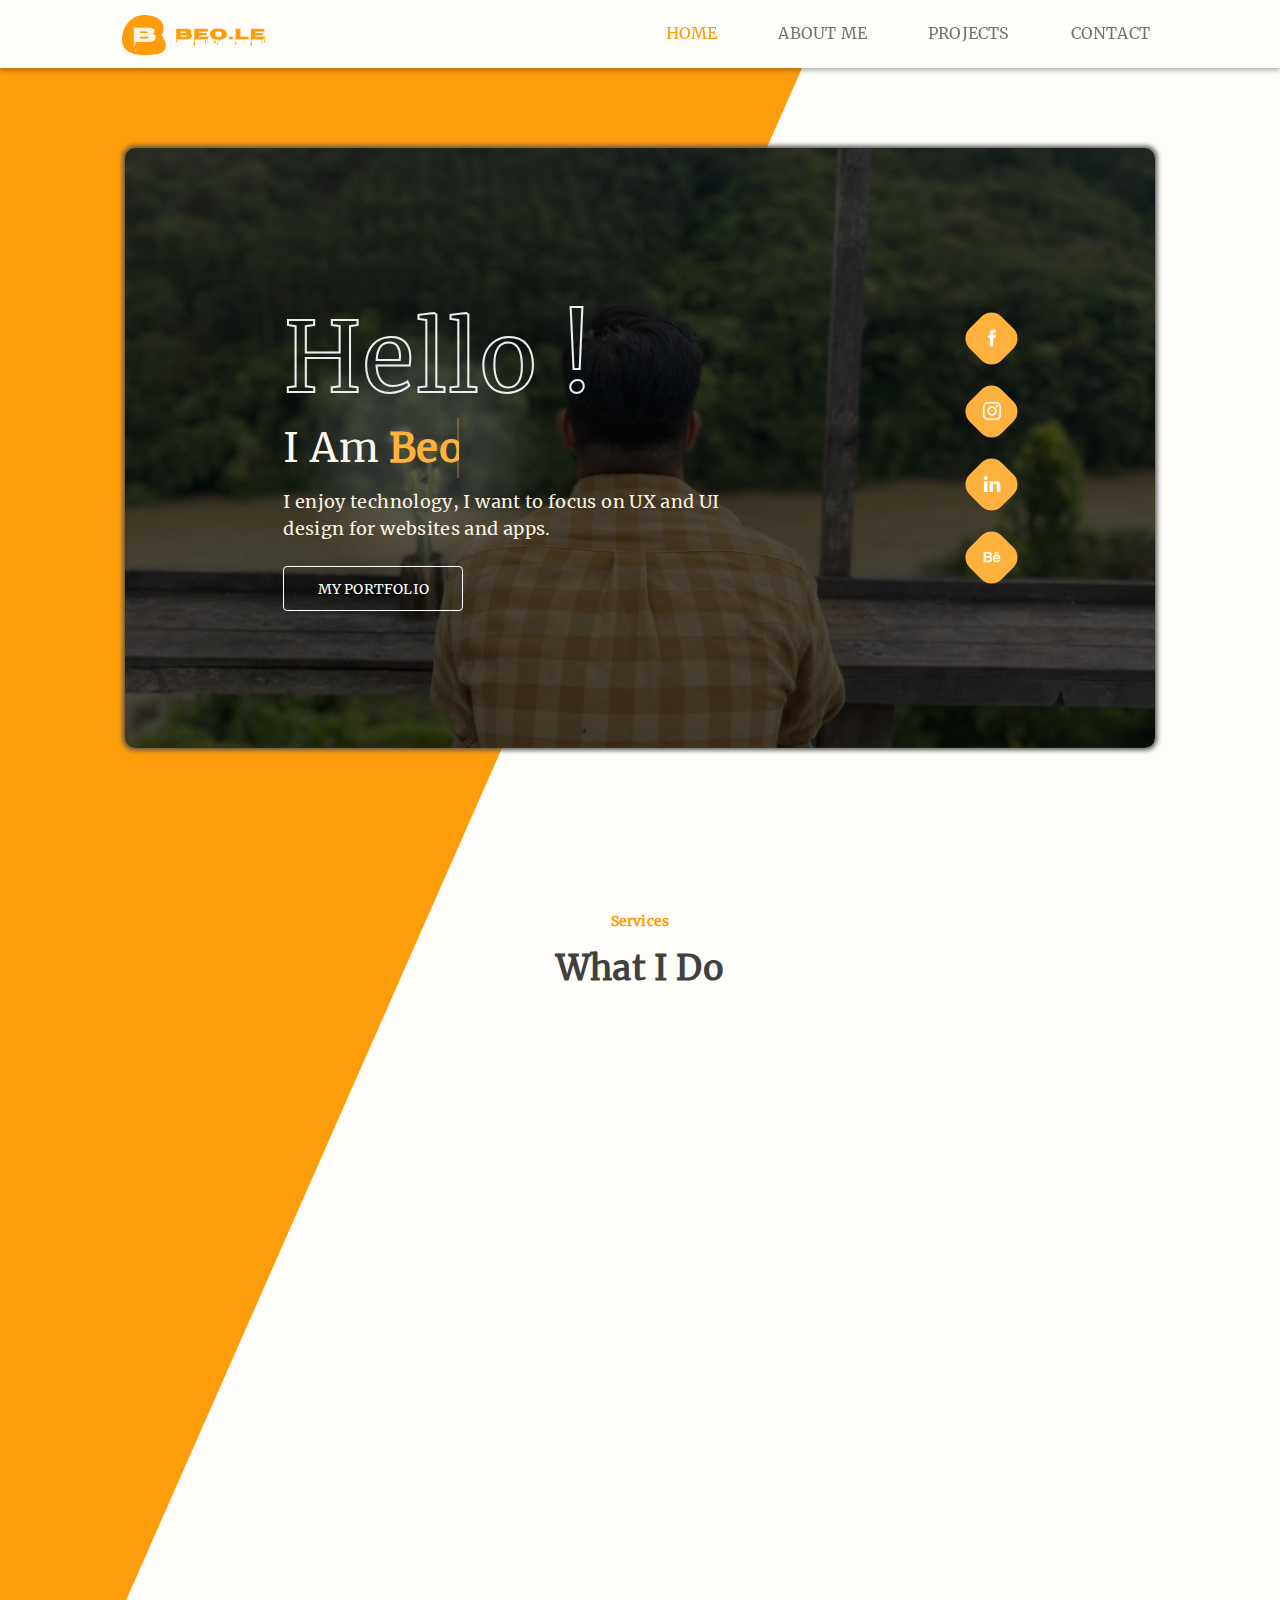
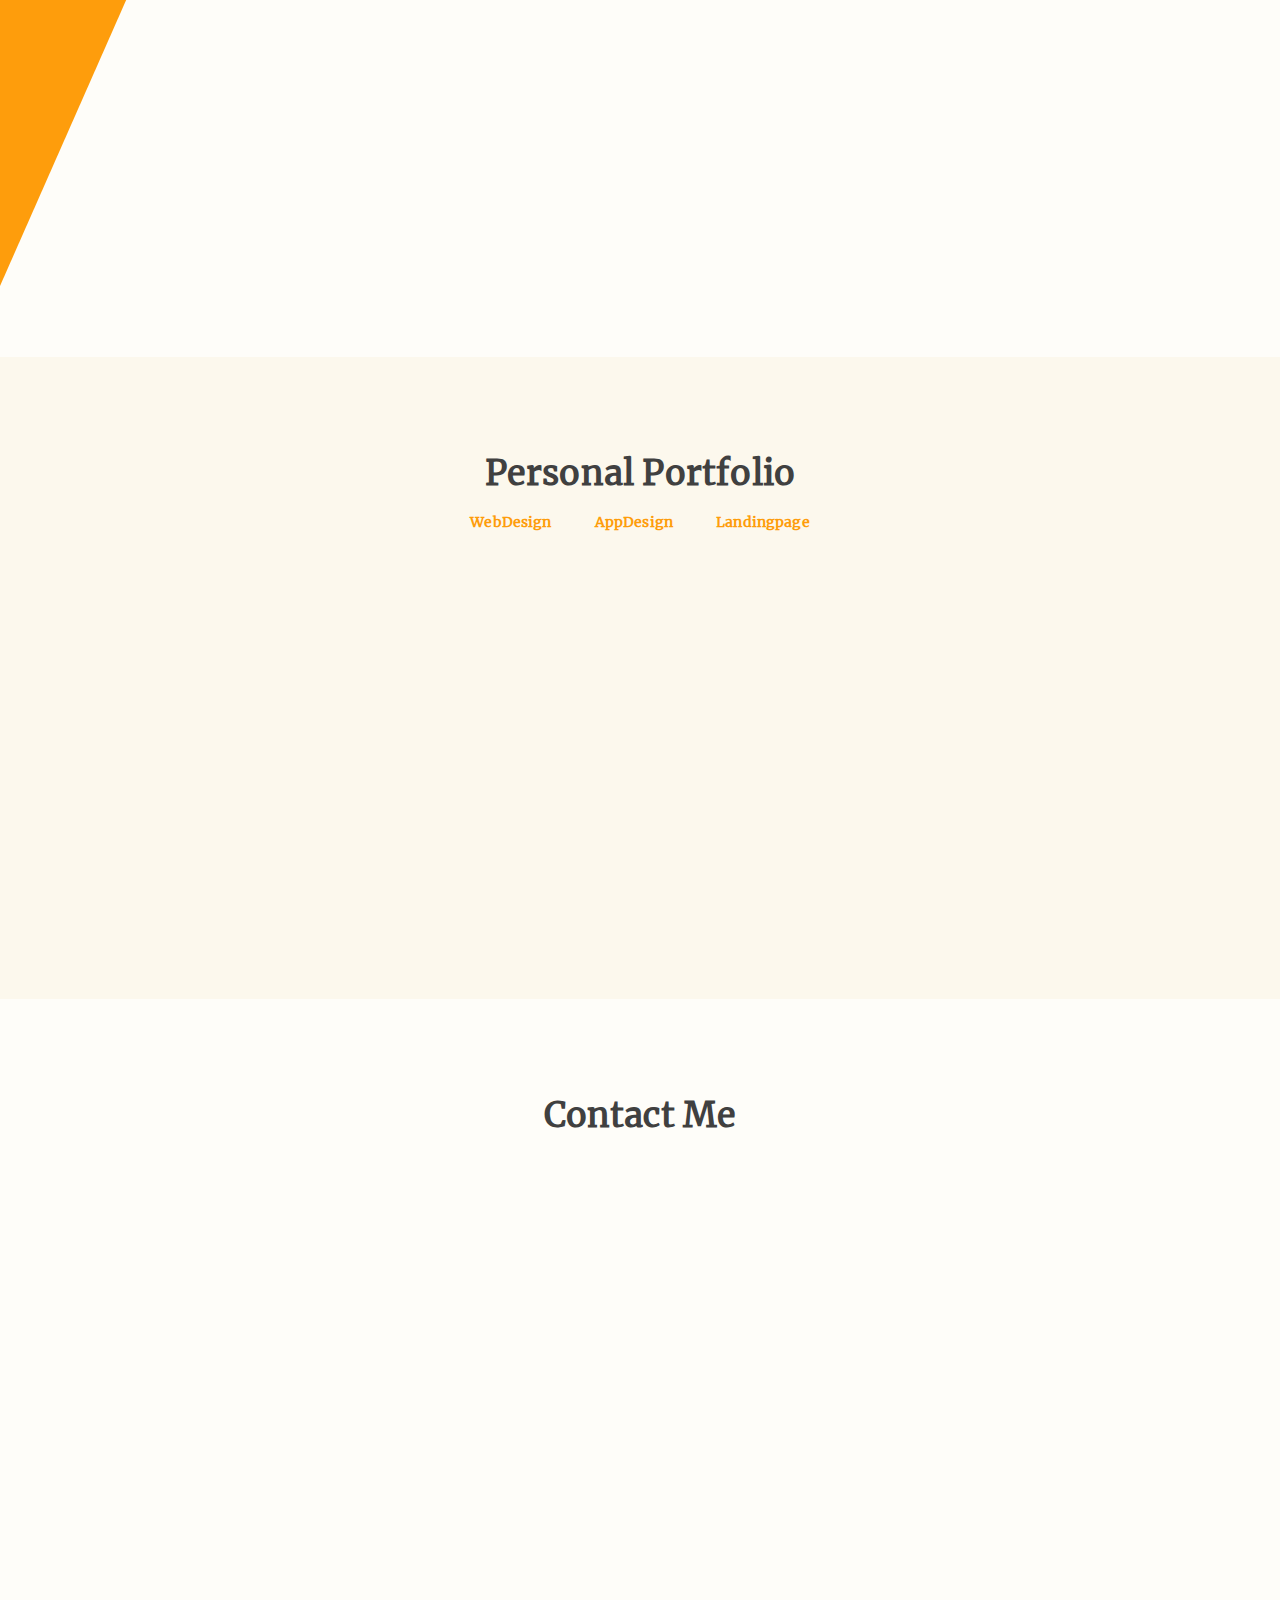
<file: index.html>
<!DOCTYPE html>
<html lang="en">
    <head>
        <meta charset="UTF-8" />
        <meta http-equiv="X-UA-Compatible" content="IE=edge" />
        <meta name="viewport" content="width=device-width, initial-scale=1.0" />
        <link rel="stylesheet" href="css/bootstrap-reboot.min.css" />
        <link rel="stylesheet" href="css/bootstrap.min.css" />
        <link rel="stylesheet" href="css/home.css" />
        <link rel="stylesheet" href="css/animate.css" />
        <title>Home</title>
    </head>
    <body>
        <div class="body-clip-path-polygon"></div>

        <!-- Menu -->
        <section class="menu-section sticky-top">
            <div class="container">
                <div class="menu">
                    <nav class="navbar navbar-expand-lg navbar-light">
                        <div class="container">
                            <a class="navbar-brand" href="#">
                                <img src="img/logo/Logo.png" alt="" width="148" height="40" class="d-inline-block align-text-top" />
                            </a>
                            <button
                                class="navbar-toggler"
                                type="button"
                                data-bs-toggle="collapse"
                                data-bs-target="#navbarNav"
                                aria-controls="navbarNav"
                                aria-expanded="false"
                                aria-label="Toggle navigation"
                            >
                                <span class="navbar-toggler-icon"></span>
                            </button>
                            <div class="collapse navbar-collapse" id="navbarNav">
                                <ul class="navbar-nav hover">
                                    <li class="nav-item">
                                        <a class="nav-link active" aria-current="page" href="#">HOME</a>
                                    </li>
                                    <li class="nav-item">
                                        <a class="nav-link" href="about.html">ABOUT ME</a>
                                    </li>
                                    <li class="nav-item">
                                        <a class="nav-link" href="portfolio.html">PROJECTS</a>
                                    </li>
                                    <li class="nav-item">
                                        <a class="nav-link" href="contact.html">CONTACT</a>
                                    </li>
                                </ul>
                            </div>
                        </div>
                    </nav>
                </div>
            </div>
        </section>

        <!-- end-Menu -->

        <!-- banner -->
        <section class="banner-section section-gap-top">
            <div class="container">
                <div class="banner wow fadeIn" data-wow-duration="1.5s">
                    <div class="row">
                        <!-- <div class="col-12 col-sm-9 col-md-6 x"> -->
                        <div class="col-12 col-sm-9 col-md-9 x wow fadeInDown" data-wow-duration="2s" data-wow-delay="1s">
                            <div class="banner-title">
                                <span class="title-tag">Hello !</span>

                                <div class="cd-headline clip is-full-width">
                                    <span class="Iam">I Am </span>
                                    <span class="cd-words-wrapper" style="width: 60px">
                                        <b class="is-visible">Beo</b>
                                        <b class="is-hidden"> UI/UX Designer</b>
                                    </span>
                                </div>
                                <p>I enjoy technology, I want to focus on UX and UI design for websites and apps.</p>
                                <div class="banner-btn">
                                    <a class="btn-10" href="portfolio.html"><span>My Portfolio</span></a>
                                </div>
                            </div>
                        </div>

                        <!-- <div class="col-4 d-none d-md-block">
              <div class="banner-img ">	
                <img src="img/banner/hinh tui.png">
              </div>
            </div> -->

                        <div class="col-12 col-sm-3 col-md-2 x">
                            <div class="banner-icon wow fadeInRight" data-wow-duration="2s" data-wow-delay="1s">
                                <div class="icon-hover">
                                    <a href="https://www.facebook.com/profile.php?id=100092899997530"><img src="img/icon/fb.png" alt="" /></a>
                                    <div class="bg-icon"></div>
                                </div>
                                <div class="icon-hover">
                                    <a href=""><img src="img/icon/in.png" alt="" /></a>
                                    <div class="bg-icon"></div>
                                </div>
                                <div class="icon-hover">
                                    <a href=""><img src="img/icon/link.png" alt="" /></a>
                                    <div class="bg-icon"></div>
                                </div>
                                <div class="icon-hover">
                                    <a href=""><img src="img/icon/be.png" alt="" /></a>
                                    <div class="bg-icon"></div>
                                </div>
                            </div>
                        </div>
                    </div>
                </div>
            </div>
        </section>

        <!-- end-banner -->

        <!-- service -->
        <section class="service-section section-gap-top">
            <div class="container">
                <div class="section-title text-center mb-80">
                    <span class="title-tag">Services</span>
                    <h2 class="title">What I Do</h2>
                </div>

                <div class="service mb-60">
                    <div class="row wow bounceIn" data-wow-duration="1s">
                        <div class="col-sm-6 col-lg-3 x">
                            <div class="icon-hover">
                                <img src="img/icon/web.png" alt="" />
                                <div class="bg-icon"></div>
                            </div>

                            <ul>
                                <p class="til">Website Design</p>
                                <li>
                                    <p>Visual Communicate</p>
                                </li>
                                <li>
                                    <p>Design system</p>
                                </li>
                                <li>
                                    <p>Wireframes</p>
                                </li>
                                <li>
                                    <p>Prototype</p>
                                </li>
                            </ul>
                        </div>

                        <div class="col-sm-6 col-lg-3 x">
                            <div class="icon-hover">
                                <img src="img/icon/app.png" alt="" />
                                <div class="bg-icon"></div>
                            </div>

                            <ul>
                                <p class="til-app">App Design</p>
                                <li>
                                    <p>Visual Communicate</p>
                                </li>
                                <li>
                                    <p>Design system</p>
                                </li>
                                <li>
                                    <p>Wireframes</p>
                                </li>
                                <li>
                                    <p>Prototype</p>
                                </li>
                            </ul>
                        </div>
                        <div class="col-sm-6 col-lg-3 x">
                            <div class="icon-hover">
                                <img src="img/icon/ux.png" alt="" />
                                <div class="bg-icon"></div>
                            </div>

                            <ul>
                                <p class="til">User Experience</p>
                                <li>
                                    <p>Primary research</p>
                                </li>
                                <li>
                                    <p>Secondary research</p>
                                </li>
                                <li>
                                    <p>Market research</p>
                                </li>
                                <li>
                                    <p>User personal</p>
                                </li>
                            </ul>
                        </div>
                        <div class="col-sm-6 col-lg-3 x">
                            <div class="icon-hover">
                                <img src="img/icon/front end.png" alt="" />
                                <div class="bg-icon"></div>
                            </div>

                            <ul>
                                <p class="til">Front-End</p>
                                <li>
                                    <p>HTML</p>
                                </li>
                                <li>
                                    <p>CSS</p>
                                </li>
                                <li>
                                    <p>Javascript</p>
                                </li>
                                <li>
                                    <p>Bootstrap</p>
                                </li>
                            </ul>
                        </div>
                    </div>
                </div>

                <div class="Program">
                    <div class="row">
                        <div class="col icon-text-pg wow slideInLeft" data-wow-duration="1s">
                            <p class="til-pg">Programs I Use</p>
                            <div class="program">
                                <img class="pg-icon" src="img/icon/logos_figma.png" alt="" />
                                <p>Figma</p>
                            </div>
                            <div class="program">
                                <img class="pg-icon" src="img/icon/logos_adobe-photoshop.png" alt="" />
                                <p>Adobe Photoshop</p>
                            </div>
                            <div class="program">
                                <img class="pg-icon" src="img/icon/logos_adobe-illustrator.png" alt="" />
                                <p>Adobe Illustrater</p>
                            </div>
                            <div class="program">
                                <img class="pg-icon" src="img/icon/logos_visual-studio-code.png" alt="" />
                                <p>Visual Studio Code</p>
                            </div>
                            <div class="program">
                                <img class="pg-icon" src="img/icon/Balsamiq-Wireframes-Thumbnail-Final-0 1.png" alt="" />
                                <p>Balsamiq wireframes</p>
                            </div>
                        </div>

                        <div class="col banner-program wow slideInRight" data-wow-duration="1s">
                            <img src="img/banner/about-02 1.png" alt="" />
                        </div>
                    </div>
                </div>
            </div>
        </section>

        <!-- end-service -->

        <!-- slide-portfolio -->
        <section class="slide-section section-gap-top">
          <div class="container">
              <div class="section-title text-center mb-80">
                  <h2 class="title">Personal Portfolio</h2>
                  <span class="title-tag">WebDesign AppDesign Landingpage</span>
              </div>

              <div class="Port container d-none d-md-block wow bounceInUp" data-wow-duration="2s">
                  <div id="carouselExampleControls" class="carousel slide" data-bs-ride="carousel">
                      <div class="carousel-inner">
                          <div class="carousel-item active">
                              <div class="row">
                                  <div class="col-12 col-sm-6 itemContent">
                                    <a href="web-gym.html">
                                      <img class="w-100" src="img/portfolio/web-gym.png" />
                                    </a>
                                  </div>
                                  <div class="col-12 col-sm-6 itemContent">
                                    <a href="landingpage-port.html">
                                      <img class="w-100" src="img/portfolio/landingpage.png" />
                                    </a>
                                  </div>
                              </div>
                          </div>

                          <div class="carousel-item">
                              <div class="row">
                                  <div class="col-12 col-sm-6 itemContent">
                                    <a href="web-cv.html">
                                      <img class="w-100" src="img/portfolio/web-cv.png" />
                                    </a>
                                  </div>
                                  <div class="col-12 col-sm-6 itemContent">
                                    <a href="mlemdao-port.html">
                                      <img class="w-100" src="img/portfolio/app.png" />
                                    </a>
                                  </div>
                              </div>
                          </div>
                      </div>
                      <button class="carousel-control-prev" type="button" data-bs-target="#carouselExampleControls" data-bs-slide="prev">
                          <span class="carousel-control-prev-icon" aria-hidden="true"></span>
                          <span class="visually-hidden">Previous</span>
                      </button>
                      <button class="carousel-control-next" type="button" data-bs-target="#carouselExampleControls" data-bs-slide="next">
                          <span class="carousel-control-next-icon" aria-hidden="true"></span>
                          <span class="visually-hidden">Next</span>
                      </button>
                  </div>
              </div>

              <div class="Port-2 container d-block d-md-none ">
                  <div id="carouselExampleControls1" class="carousel slide" data-bs-ride="carousel">
                          <div class="carousel-inner">
                            <div class="carousel-item active">
                              <img class="w-100" src="img/portfolio/web-gym.png"  />
                          </div>
                            <div class="carousel-item">
                              <img class="w-100" src="img/portfolio/landingpage.png" />
                            </div>
                            <div class="carousel-item">
                              <img class="w-100" src="img/portfolio/web-cv.png" />
                            </div>
                            <div class="carousel-item">
                              <img class="w-100" src="img/portfolio/app.png" />
                            </div>

                          <button class="carousel-control-prev" type="button" data-bs-target="#carouselExampleControls1" data-bs-slide="prev">
                            <span class="carousel-control-prev-icon" aria-hidden="true"></span>
                            <span class="visually-hidden">Previous</span>
                          </button>
                          <button class="carousel-control-next" type="button" data-bs-target="#carouselExampleControls1" data-bs-slide="next">
                            <span class="carousel-control-next-icon" aria-hidden="true"></span>
                            <span class="visually-hidden">Next</span>
                          </button>
                        </div>
              </div>
              </div>
      </section>

        <!-- End-slide-portfolio -->

        <!-- Form contact -->

        <section class="form-contact-section section-gap-top">
            <div class="container">
                <div class="section-title text-center mb-80">
                    <h2 class="title">Contact Me</h2>
                </div>
                <div class="form-contact">
                    <div class="row">
                        <div class="col-12 col-md-6 col-lg-8 form wow slideInLeft" data-wow-duration="2s">
                            <p class="form-til">Message Me</p>
                            <div class="py-4">
                                <form id="contactForm">
                                    <div class="mb-3">
                                        <input class="form-control" id="name" type="text" placeholder="Your Name" />
                                    </div>

                                    <div class="mb-3">
                                        <input class="form-control" id="emailAddress" type="email" placeholder="Your Email" />
                                    </div>

                                    <div class="mb-3">
                                        <textarea
                                            class="form-control"
                                            id="message"
                                            type="text"
                                            placeholder="Message"
                                            style="height: 10rem"
                                        ></textarea>
                                    </div>

                                    <div class="d-grid">
                                        <a class="btn-10" href="#"><span>Send Message</span></a>
                                    </div>
                                </form>
                            </div>
                        </div>

                        <div class="col-12 col-md-6 col-lg-4 contact wow slideInRight" data-wow-duration="2s">
                            <p class="contact-til">Contact Info</p>

                            <p class="sub-til">Always Ready For Work , Feel Free To Contact Me !</p>

                            <div class="col-12">
                                <div class="info">
                                    <div class="col-2 icon-contact">
                                        <img src="img/icon/icon-park-solid_avatar.png" />
                                        <img src="img/icon/carbon_location-filled.png" />
                                        <img src="img/icon/bxs_phone.png" />
                                        <img src="img/icon/fluent_mail-24-filled.png" />
                                    </div>
                                    <div class="col-2">
                                        <div class="line"></div>
                                    </div>
                                    <div class="col-8">
                                        <div class="info-contact">
                                            <p class="til-info">Name</p>
                                            <p>Lê Trương Tấn</p>
                                        </div>
                                        <div class="info-contact">
                                            <p class="til-info">Location</p>
                                            <p>Tp. Hồ Chí Minh</p>
                                        </div>
                                        <div class="info-contact">
                                            <p class="til-info">Call Me</p>
                                            <p>0768835113</p>
                                        </div>
                                        <div class="info-contact">
                                            <p class="til-info">My Email</p>
                                            <p>Tanle240796@Gmail.com</p>
                                        </div>
                                    </div>
                                </div>
                            </div>
                        </div>
                    </div>
                </div>
            </div>
        </section>

        <!-- end form contact -->

        <section class="footer-section section-gap-top">
            <div class="container icon-footer wow bounceIn" data-wow-duration="2s">
                <a href="https://www.facebook.com/profile.php?id=100071644967034"><img src="img/icon-footer/fb.png" alt="" /></a>
                <a href=""><img src="img/icon-footer/link.png" alt="" /></a>
                <a href=""><img src="img/icon-footer/be.png" alt="" /></a>
                <a href=""><img src="img/icon-footer/in.png" alt="" /></a>
            </div>
        </section>

        <script src="js/bootstrap.min.js"></script>

        <script src="https://ajax.googleapis.com/ajax/libs/jquery/2.1.1/jquery.min.js"></script>

        <!-- <script>

              var linkClicked = document.getElementsByClassName('nav-link');
              var numClass = linkClicked.length;

              for (var i = 0; i < numClass; i++) {
                  linkClicked[i].addEventListener('click', function(){
                  var onTheMoment = document.getElementsByClassName('active');
                    onTheMoment[0].className = onTheMoment[0].className.replace(' active', '');
                    this.className += ' active';
                  }, false);
                }  
            </script> -->
        <script>
            jQuery(document).ready(function ($) {
                //set animation timing
                var animationDelay = 2500,
                    //loading bar effect
                    barAnimationDelay = 3800,
                    barWaiting = barAnimationDelay - 3000, //3000 is the duration of the transition on the loading bar - set in the scss/css file
                    //letters effect
                    lettersDelay = 50,
                    //type effect
                    typeLettersDelay = 150,
                    selectionDuration = 500,
                    typeAnimationDelay = selectionDuration + 800,
                    //clip effect
                    revealDuration = 600,
                    revealAnimationDelay = 1500

                initHeadline()

                function initHeadline() {
                    //insert <i> element for each letter of a changing word
                    singleLetters($(".cd-headline.letters").find("b"))
                    //initialise headline animation
                    animateHeadline($(".cd-headline"))
                }

                function singleLetters($words) {
                    $words.each(function () {
                        var word = $(this),
                            letters = word.text().split(""),
                            selected = word.hasClass("is-visible")
                        for (i in letters) {
                            if (word.parents(".rotate-2").length > 0) letters[i] = "<em>" + letters[i] + "</em>"
                            letters[i] = selected ? '<i class="in">' + letters[i] + "</i>" : "<i>" + letters[i] + "</i>"
                        }
                        var newLetters = letters.join("")
                        word.html(newLetters).css("opacity", 1)
                    })
                }

                function animateHeadline($headlines) {
                    var duration = animationDelay
                    $headlines.each(function () {
                        var headline = $(this)

                        if (headline.hasClass("loading-bar")) {
                            duration = barAnimationDelay
                            setTimeout(function () {
                                headline.find(".cd-words-wrapper").addClass("is-loading")
                            }, barWaiting)
                        } else if (headline.hasClass("clip")) {
                            var spanWrapper = headline.find(".cd-words-wrapper"),
                                newWidth = spanWrapper.width() + 10
                            spanWrapper.css("width", newWidth)
                        } else if (!headline.hasClass("type")) {
                            //assign to .cd-words-wrapper the width of its longest word
                            var words = headline.find(".cd-words-wrapper b"),
                                width = 0
                            words.each(function () {
                                var wordWidth = $(this).width()
                                if (wordWidth > width) width = wordWidth
                            })
                            headline.find(".cd-words-wrapper").css("width", width)
                        }

                        //trigger animation
                        setTimeout(function () {
                            hideWord(headline.find(".is-visible").eq(0))
                        }, duration)
                    })
                }

                function hideWord($word) {
                    var nextWord = takeNext($word)

                    if ($word.parents(".cd-headline").hasClass("type")) {
                        var parentSpan = $word.parent(".cd-words-wrapper")
                        parentSpan.addClass("selected").removeClass("waiting")
                        setTimeout(function () {
                            parentSpan.removeClass("selected")
                            $word.removeClass("is-visible").addClass("is-hidden").children("i").removeClass("in").addClass("out")
                        }, selectionDuration)
                        setTimeout(function () {
                            showWord(nextWord, typeLettersDelay)
                        }, typeAnimationDelay)
                    } else if ($word.parents(".cd-headline").hasClass("letters")) {
                        var bool = $word.children("i").length >= nextWord.children("i").length ? true : false
                        hideLetter($word.find("i").eq(0), $word, bool, lettersDelay)
                        showLetter(nextWord.find("i").eq(0), nextWord, bool, lettersDelay)
                    } else if ($word.parents(".cd-headline").hasClass("clip")) {
                        $word.parents(".cd-words-wrapper").animate(
                            {
                                width: "2px",
                            },
                            revealDuration,
                            function () {
                                switchWord($word, nextWord)
                                showWord(nextWord)
                            }
                        )
                    } else if ($word.parents(".cd-headline").hasClass("loading-bar")) {
                        $word.parents(".cd-words-wrapper").removeClass("is-loading")
                        switchWord($word, nextWord)
                        setTimeout(function () {
                            hideWord(nextWord)
                        }, barAnimationDelay)
                        setTimeout(function () {
                            $word.parents(".cd-words-wrapper").addClass("is-loading")
                        }, barWaiting)
                    } else {
                        switchWord($word, nextWord)
                        setTimeout(function () {
                            hideWord(nextWord)
                        }, animationDelay)
                    }
                }

                function showWord($word, $duration) {
                    if ($word.parents(".cd-headline").hasClass("type")) {
                        showLetter($word.find("i").eq(0), $word, false, $duration)
                        $word.addClass("is-visible").removeClass("is-hidden")
                    } else if ($word.parents(".cd-headline").hasClass("clip")) {
                        $word.parents(".cd-words-wrapper").animate(
                            {
                                width: $word.width() + 10,
                            },
                            revealDuration,
                            function () {
                                setTimeout(function () {
                                    hideWord($word)
                                }, revealAnimationDelay)
                            }
                        )
                    }
                }

                function hideLetter($letter, $word, $bool, $duration) {
                    $letter.removeClass("in").addClass("out")

                    if (!$letter.is(":last-child")) {
                        setTimeout(function () {
                            hideLetter($letter.next(), $word, $bool, $duration)
                        }, $duration)
                    } else if ($bool) {
                        setTimeout(function () {
                            hideWord(takeNext($word))
                        }, animationDelay)
                    }

                    if ($letter.is(":last-child") && $("html").hasClass("no-csstransitions")) {
                        var nextWord = takeNext($word)
                        switchWord($word, nextWord)
                    }
                }

                function showLetter($letter, $word, $bool, $duration) {
                    $letter.addClass("in").removeClass("out")

                    if (!$letter.is(":last-child")) {
                        setTimeout(function () {
                            showLetter($letter.next(), $word, $bool, $duration)
                        }, $duration)
                    } else {
                        if ($word.parents(".cd-headline").hasClass("type")) {
                            setTimeout(function () {
                                $word.parents(".cd-words-wrapper").addClass("waiting")
                            }, 200)
                        }
                        if (!$bool) {
                            setTimeout(function () {
                                hideWord($word)
                            }, animationDelay)
                        }
                    }
                }

                function takeNext($word) {
                    return !$word.is(":last-child") ? $word.next() : $word.parent().children().eq(0)
                }

                function takePrev($word) {
                    return !$word.is(":first-child") ? $word.prev() : $word.parent().children().last()
                }

                function switchWord($oldWord, $newWord) {
                    $oldWord.removeClass("is-visible").addClass("is-hidden")
                    $newWord.removeClass("is-hidden").addClass("is-visible")
                }
            })
        </script>
         <script src="js/wow.js"></script>
        <script>
            wow = new WOW({
                boxClass: "wow", // default
                animateClass: "animated", // default
                offset: 0, // default
                mobile: true, // default
                live: true, // default
            })
            wow.init()
        </script>
       
    </body>

    <!-- Extra small	None	<576px
Small	sm	≥576px
Medium	md	≥768px
Large	lg	≥992px
Extra large	xl	≥1200px
Extra extra large	xxl	≥1400px -->
</html>
</file>
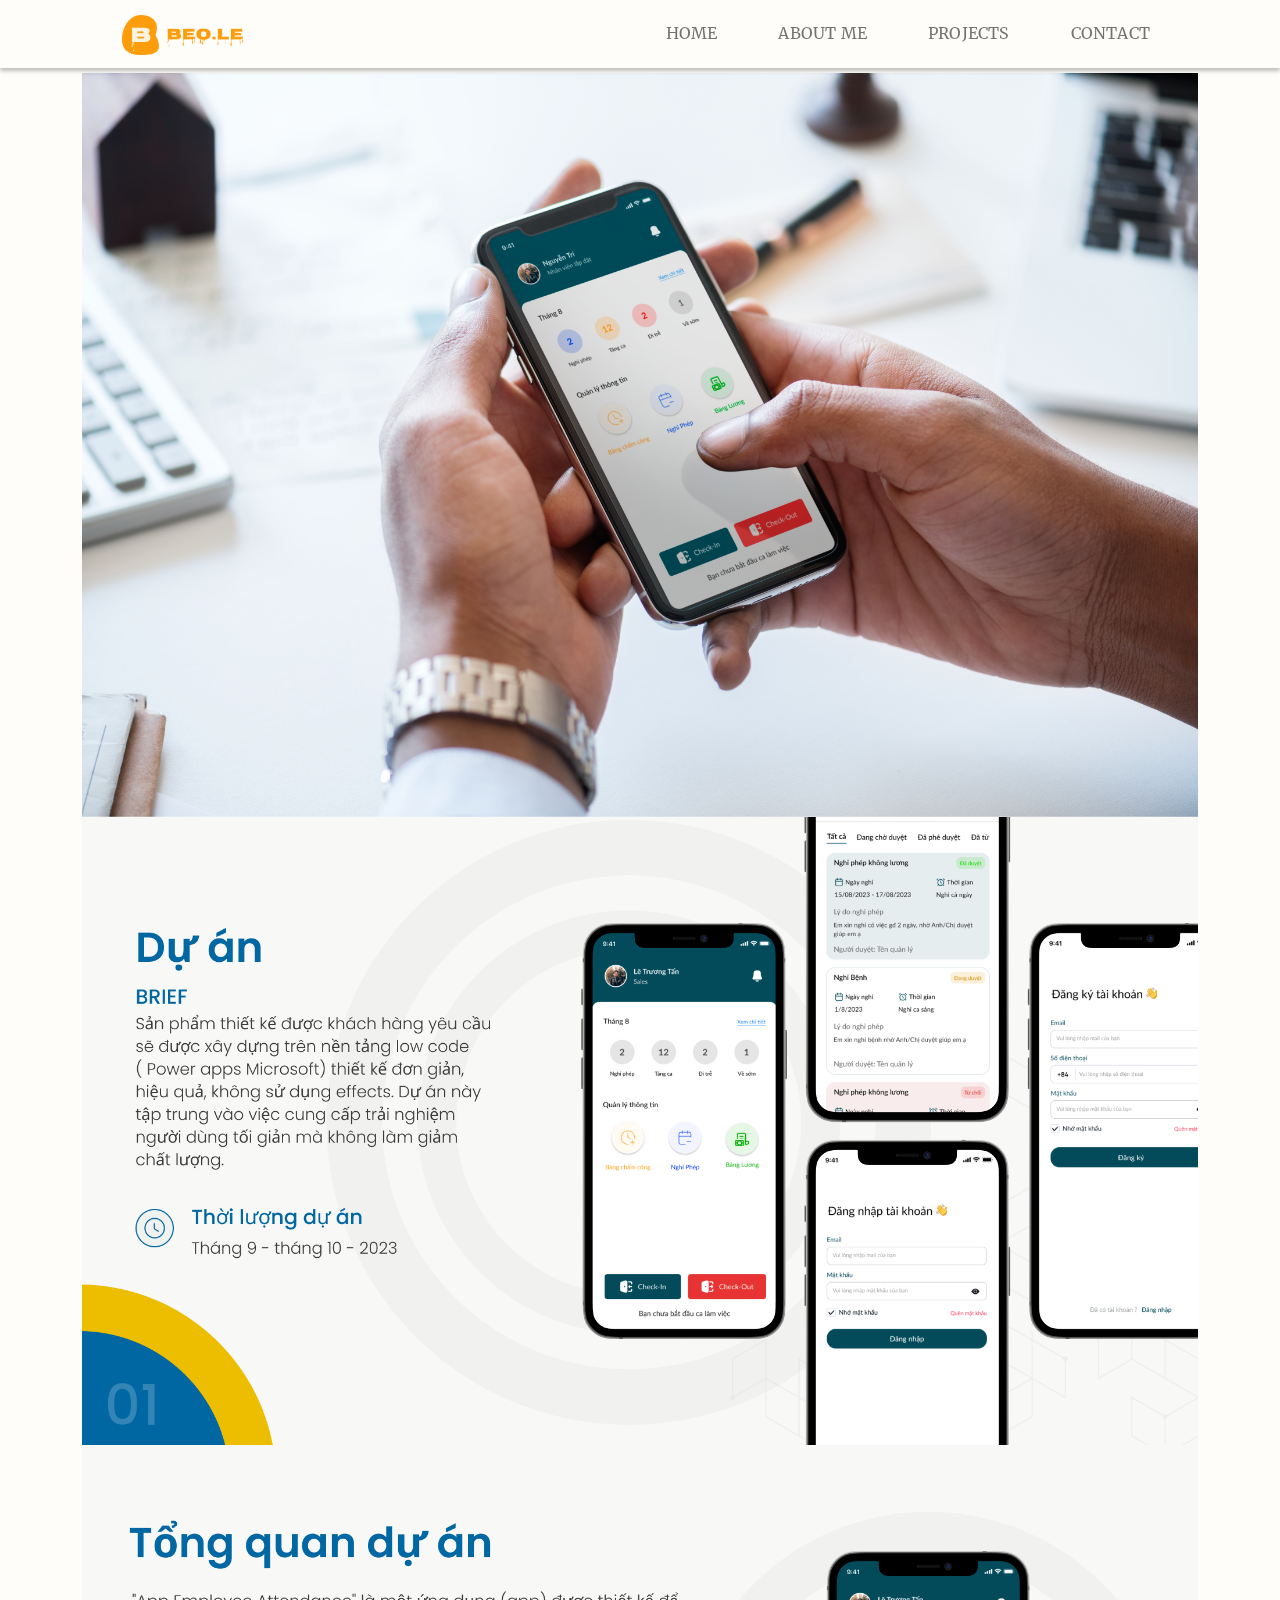
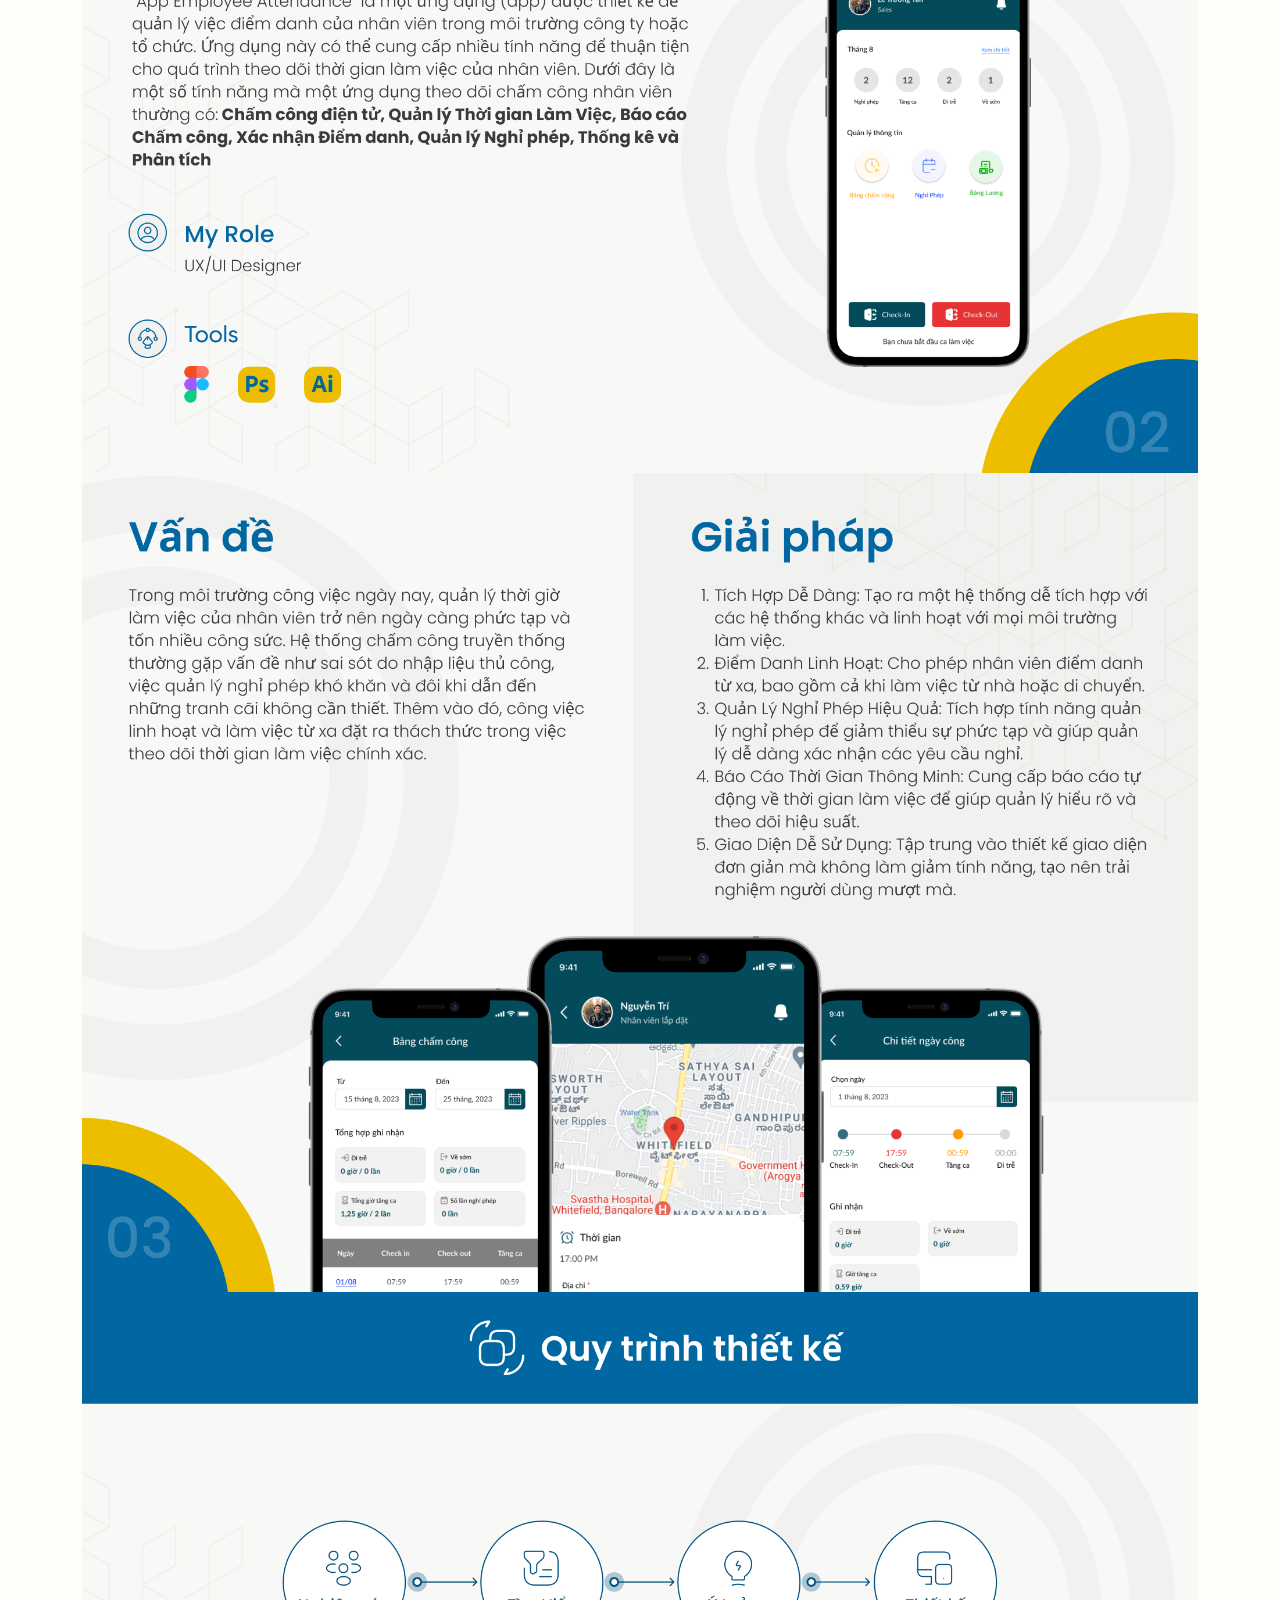
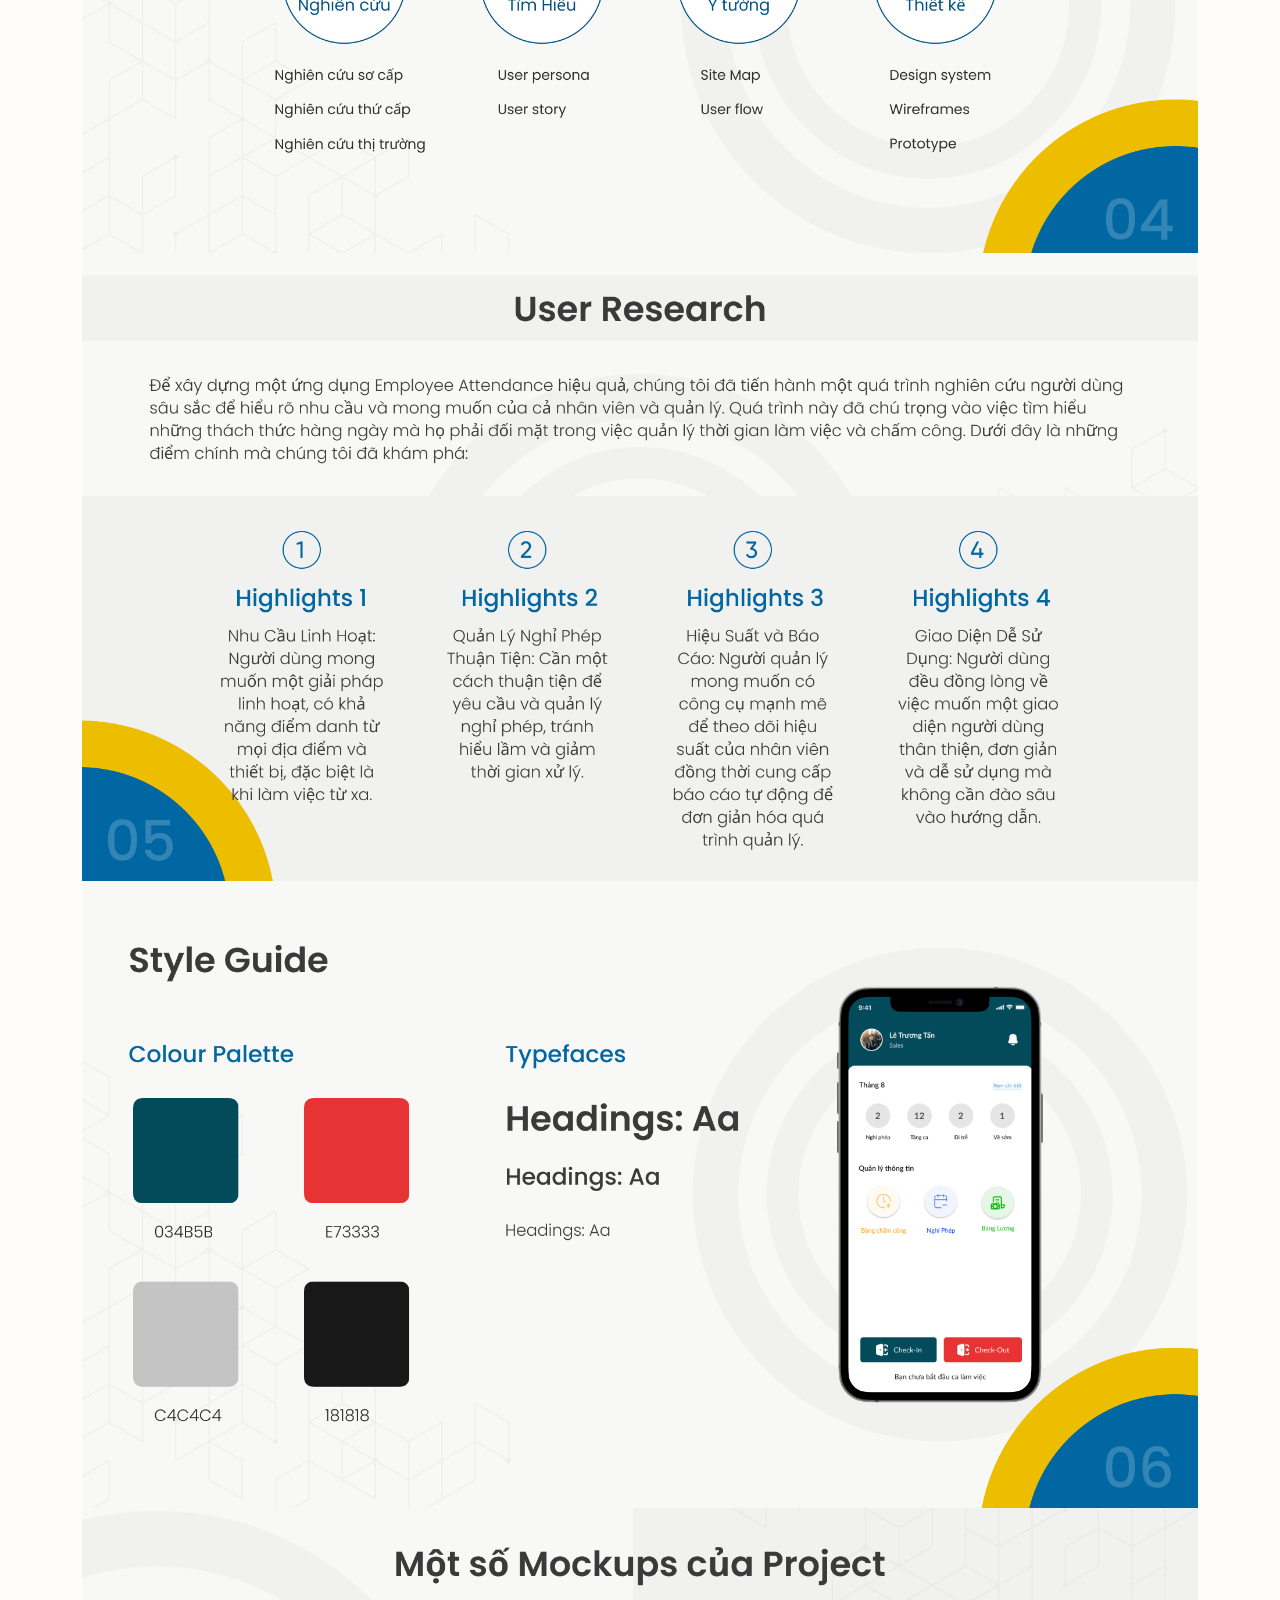
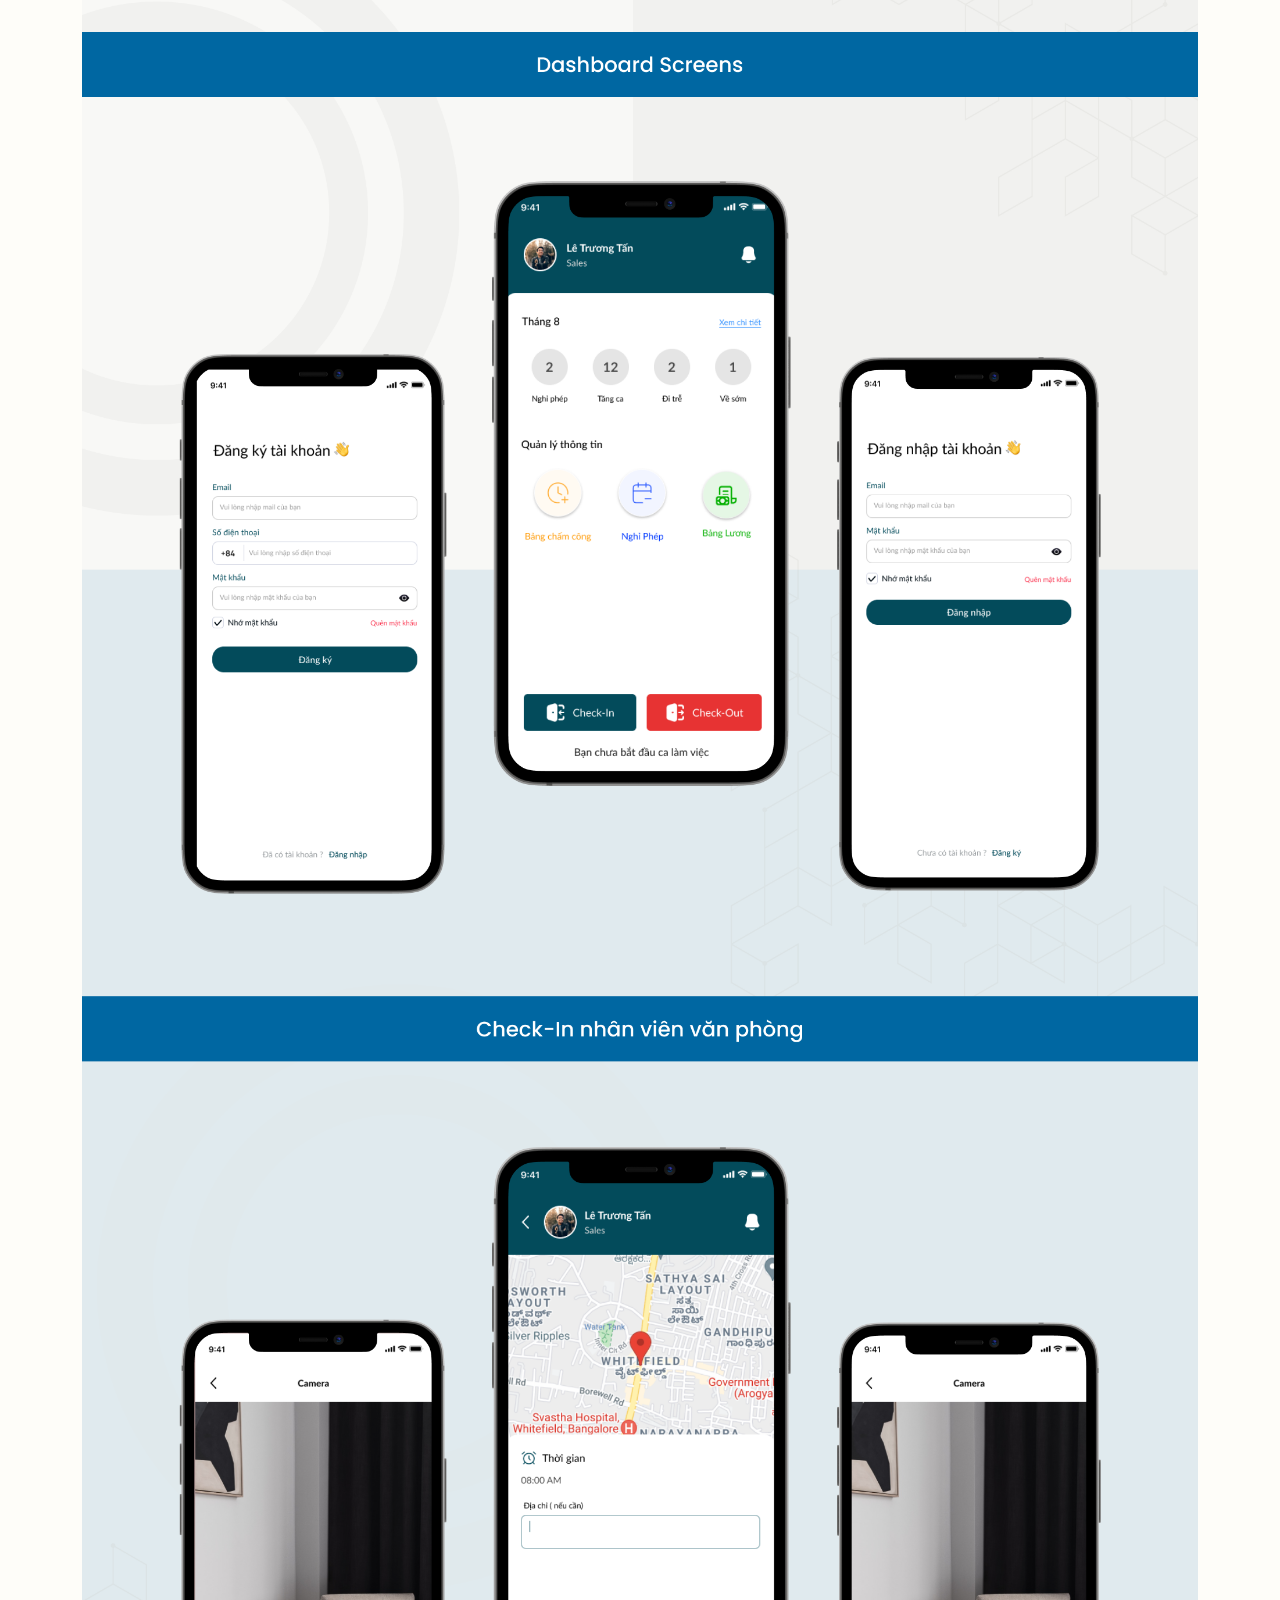
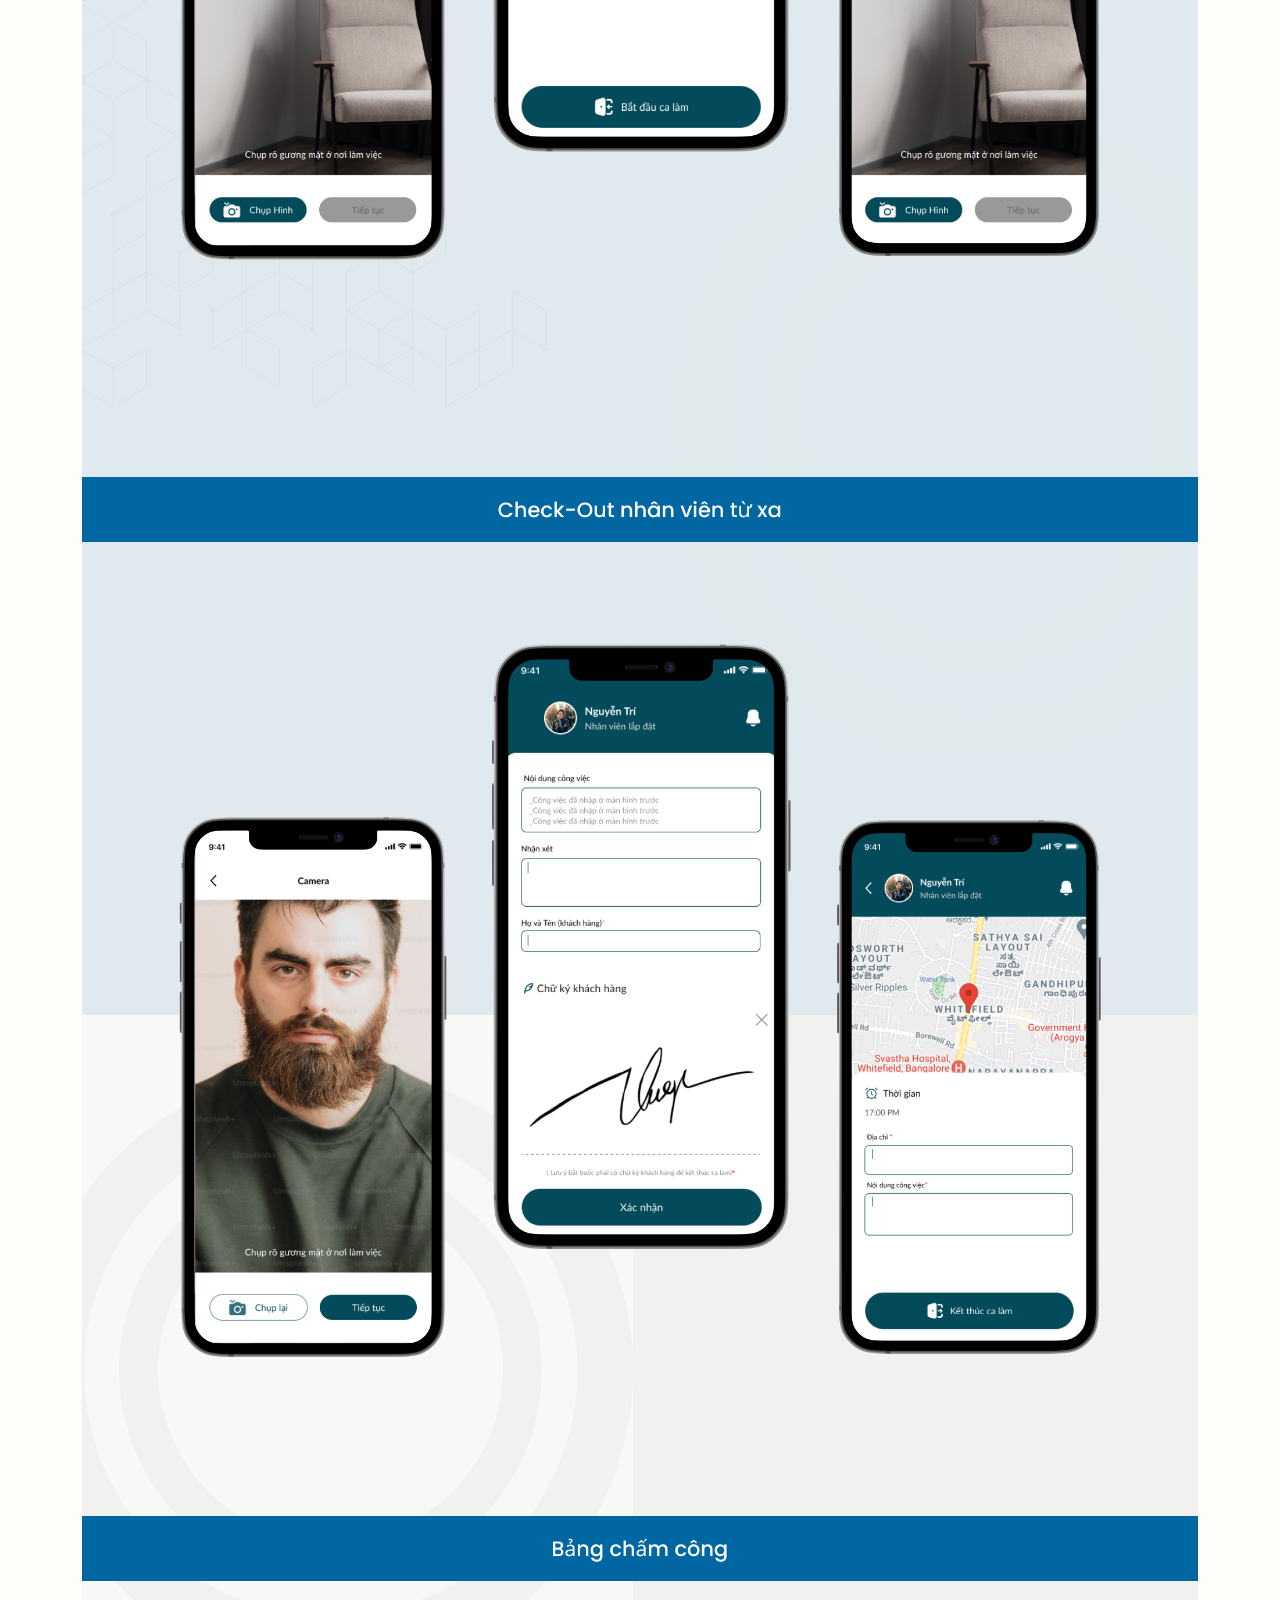
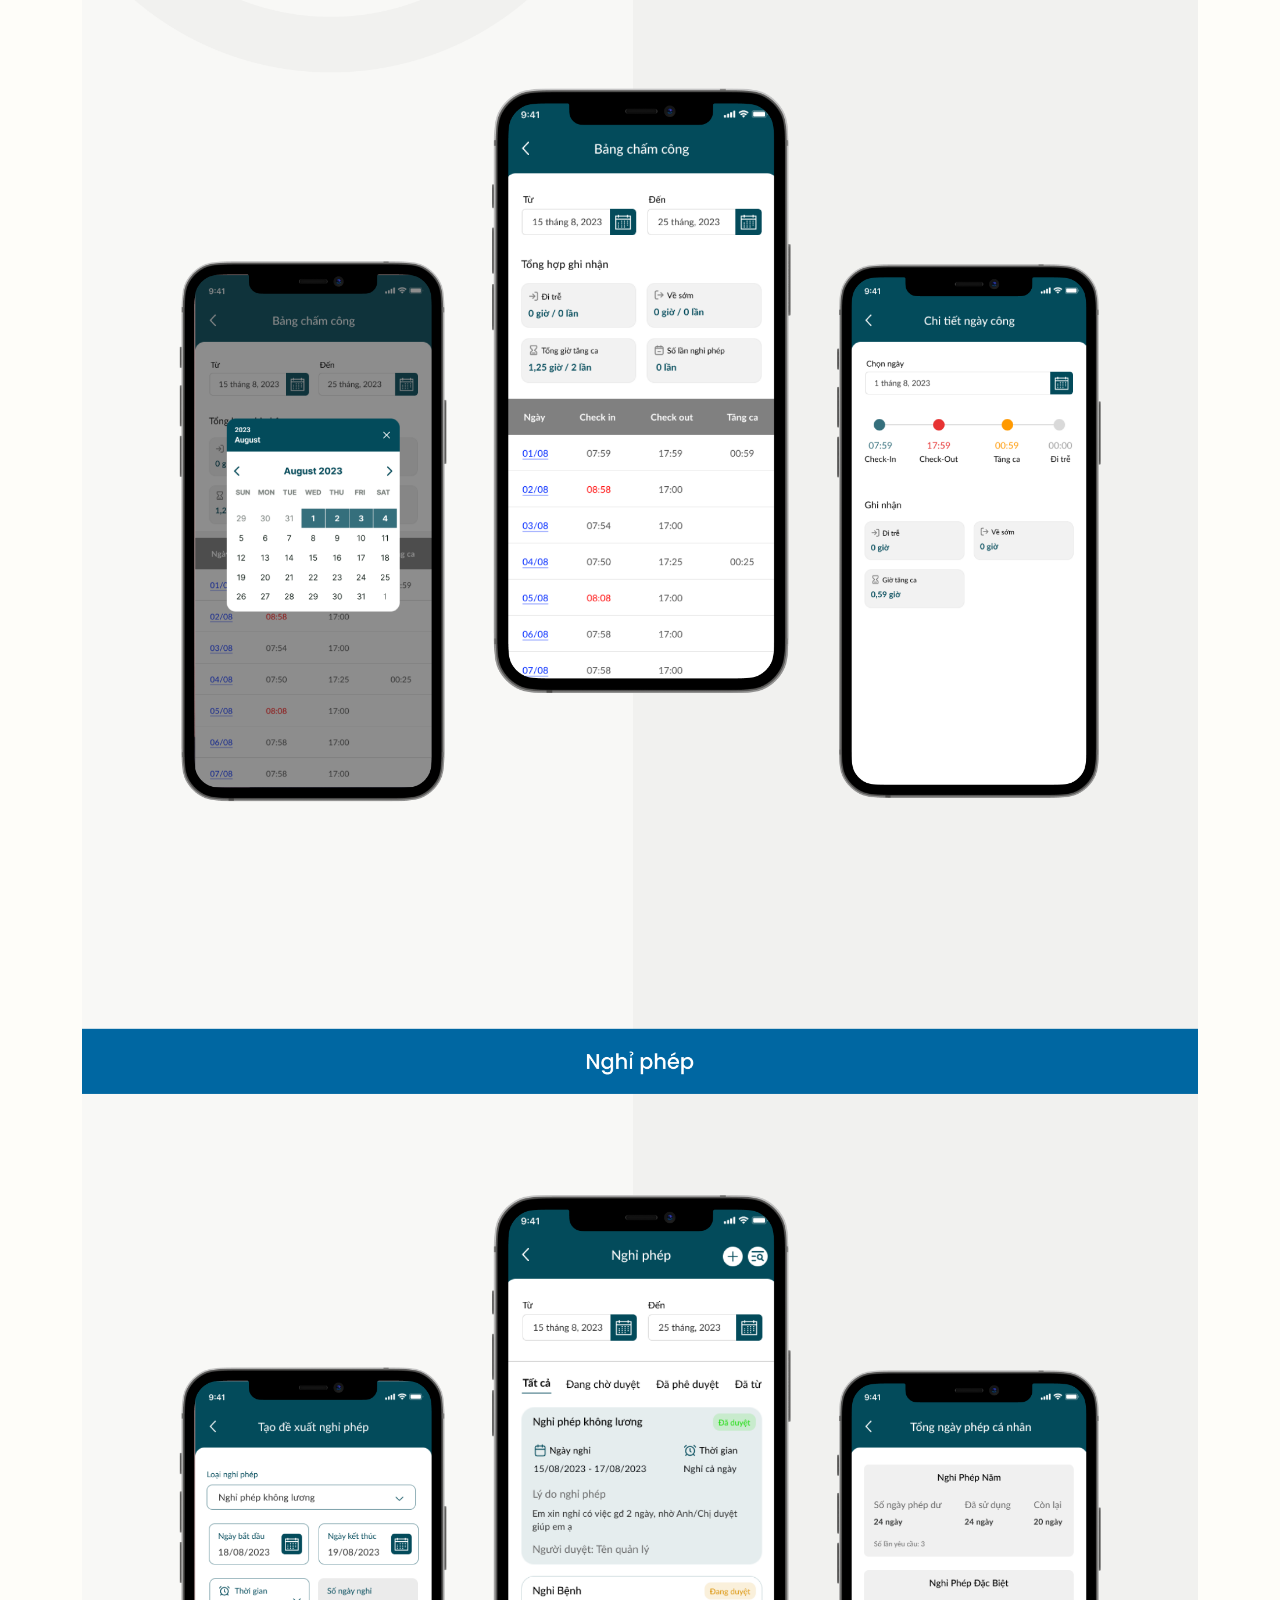
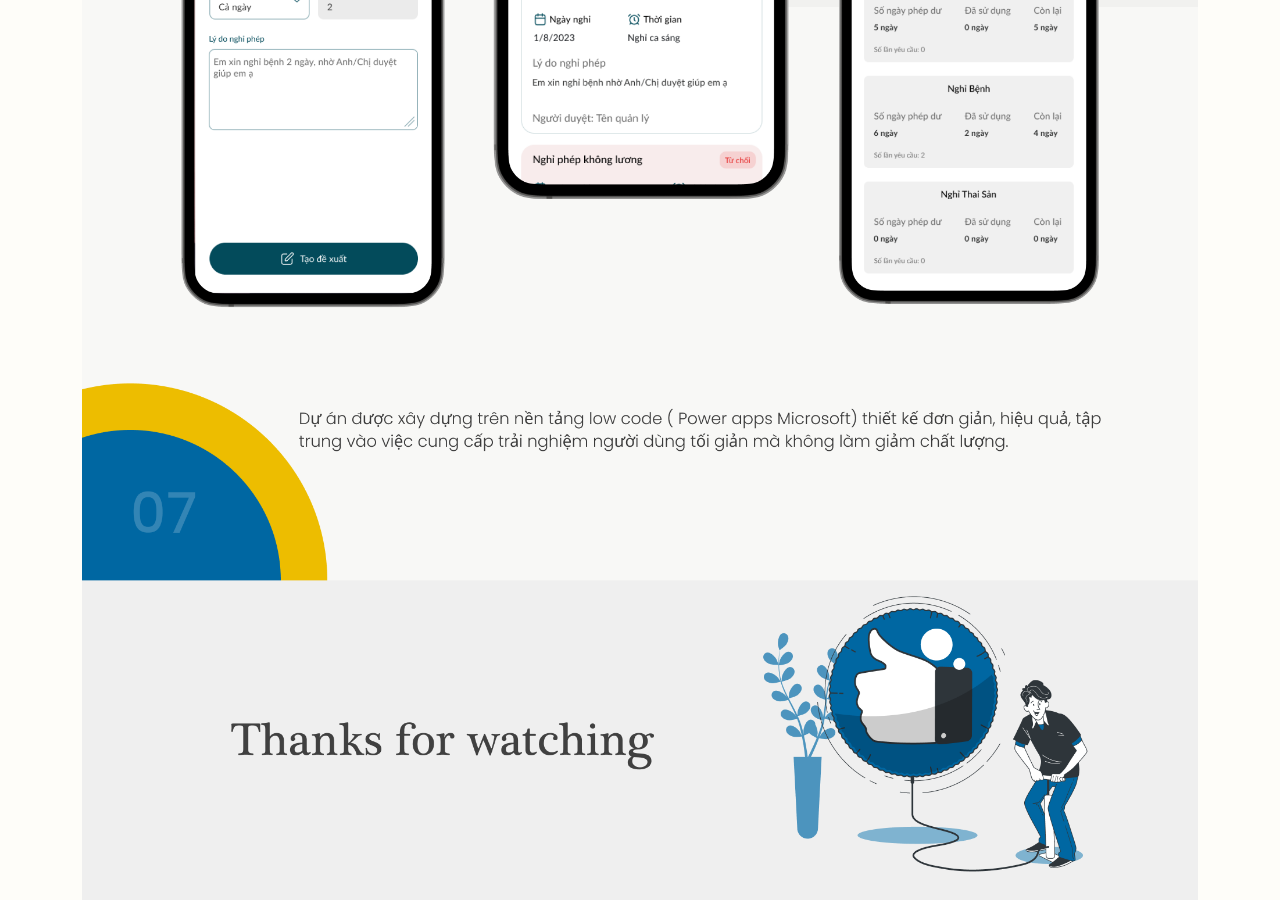
<file: app-attendace.html>
<!DOCTYPE html>
<html lang="en">
    <head>
        <meta charset="UTF-8" />
        <meta http-equiv="X-UA-Compatible" content="IE=edge" />
        <meta name="viewport" content="width=device-width, initial-scale=1.0" />
        <link rel="stylesheet" href="css/bootstrap-reboot.min.css" />
        <link rel="stylesheet" href="css/bootstrap.min.css" />
        <link rel="stylesheet" href="css/web-gym.css" />
        <title>Portfolio Web-3sGym</title>
    </head>
    <body>
        <!-- Menu -->
        <section class="menu-section sticky-top">
            <div class="container">
                <div class="menu">
                    <nav class="navbar navbar-expand-lg navbar-light">
                        <div class="container">
                            <a class="navbar-brand" href="index.html">
                                <img src="img/logo/Logo.png" alt="" width="148" height="40" class="d-inline-block align-text-top" />
                            </a>
                            <button
                                class="navbar-toggler"
                                type="button"
                                data-bs-toggle="collapse"
                                data-bs-target="#navbarNav"
                                aria-controls="navbarNav"
                                aria-expanded="false"
                                aria-label="Toggle navigation"
                            >
                                <span class="navbar-toggler-icon"></span>
                            </button>
                            <div class="collapse navbar-collapse" id="navbarNav">
                                <ul class="navbar-nav hover">
                                    <li class="nav-item">
                                        <a class="nav-link" aria-current="page" href="index.html">HOME</a>
                                    </li>
                                    <li class="nav-item">
                                        <a class="nav-link" href="about.html">ABOUT ME</a>
                                    </li>
                                    <li class="nav-item">
                                        <a class="nav-link" href="portfolio.html">PROJECTS</a>
                                    </li>
                                    <li class="nav-item">
                                        <a class="nav-link" href="contact.html">CONTACT</a>
                                    </li>
                                </ul>
                            </div>
                        </div>
                    </nav>
                </div>
            </div>
        </section>

        <!-- end-Menu -->

        <section>
            <div class="container">
                <div class="port">
                    <img src="img/port attendance/0.png" alt="" />
                    <img src="img/port attendance/1.png" alt="" />
                    <img src="img/port attendance/2.png" alt="" />
                    <img src="img/port attendance/3.png" alt="" />
                    <img src="img/port attendance/4.png" alt="" />
                    <img src="img/port attendance/5.png" alt="" />
                    <img src="img/port attendance/6.png" alt="" />
                    <img src="img/port attendance/7.png" alt="" />
                    <img src="img/port attendance/8.png" alt="" />
                    <img src="img/port attendance/9.png" alt="" />
                  
                </div>
            </div>
        </section>

        <script src="js/bootstrap.min.js"></script>
    </body>
</html>
</file>
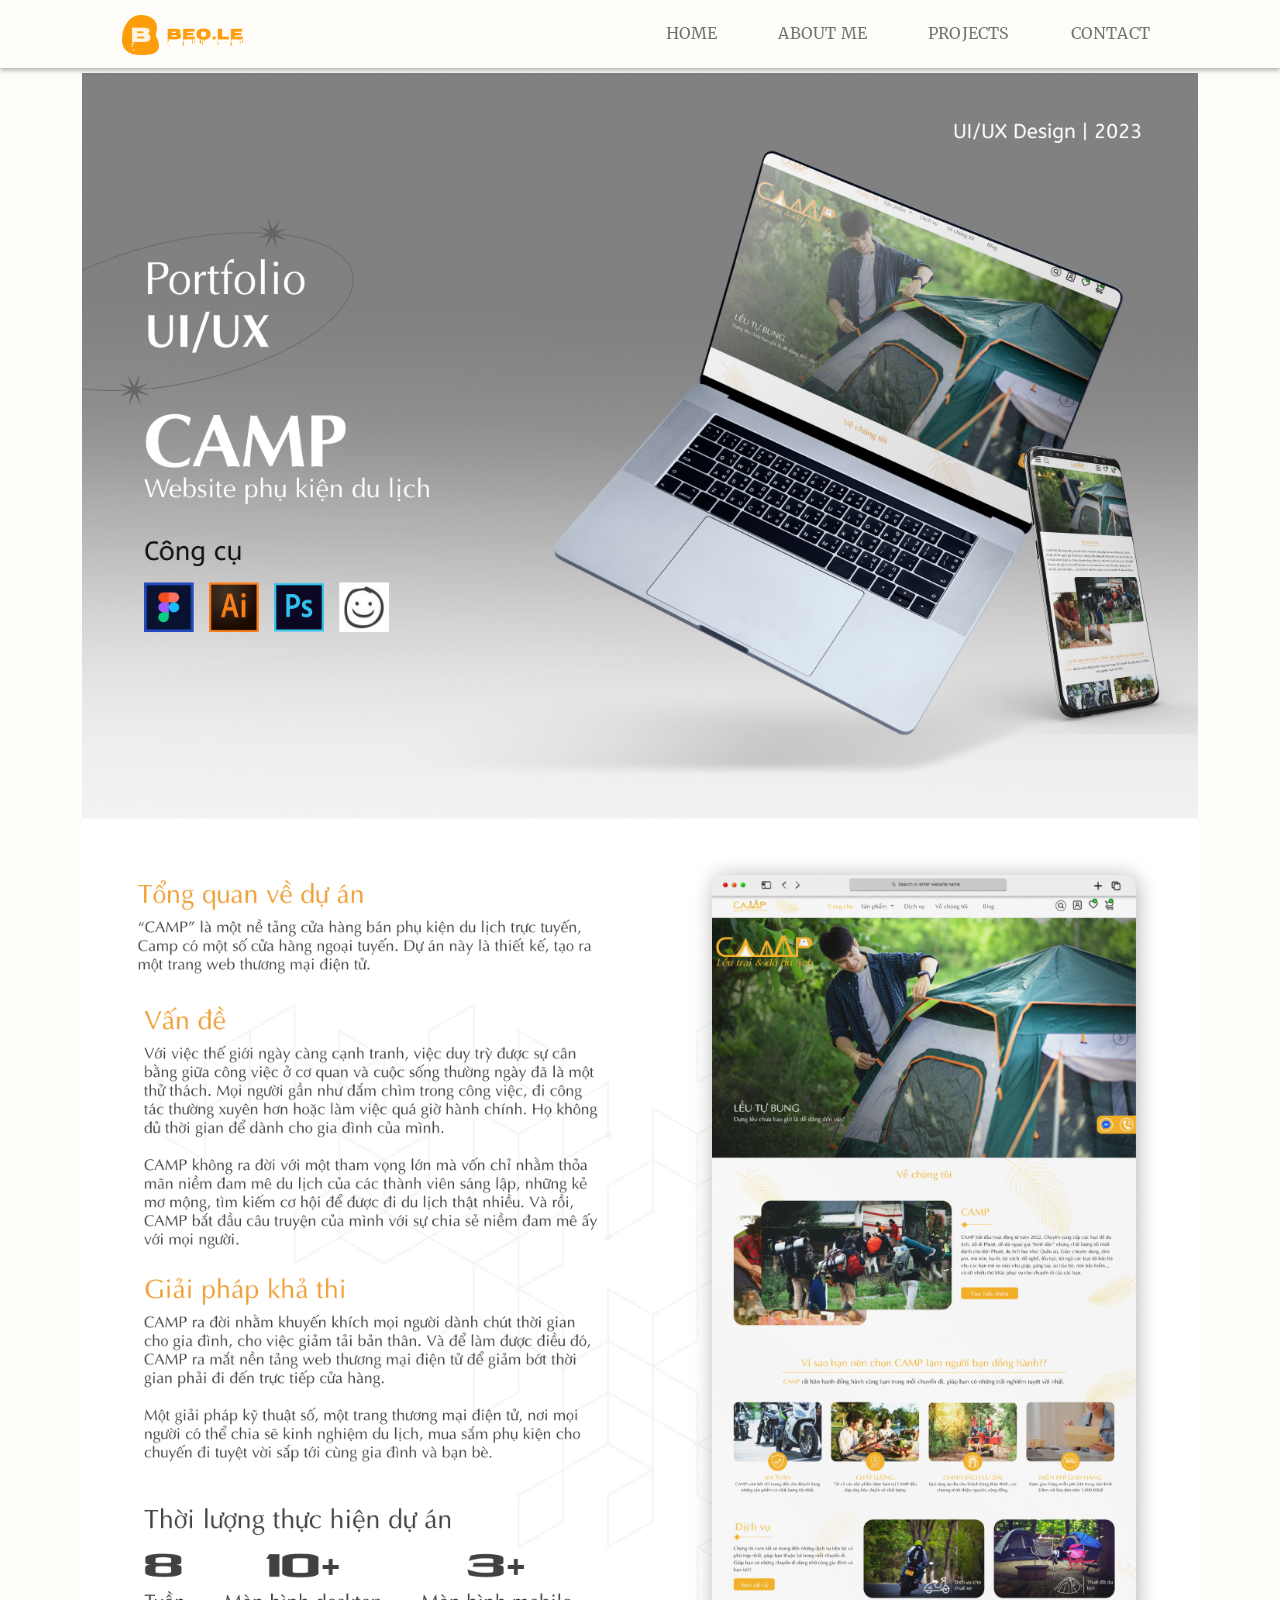
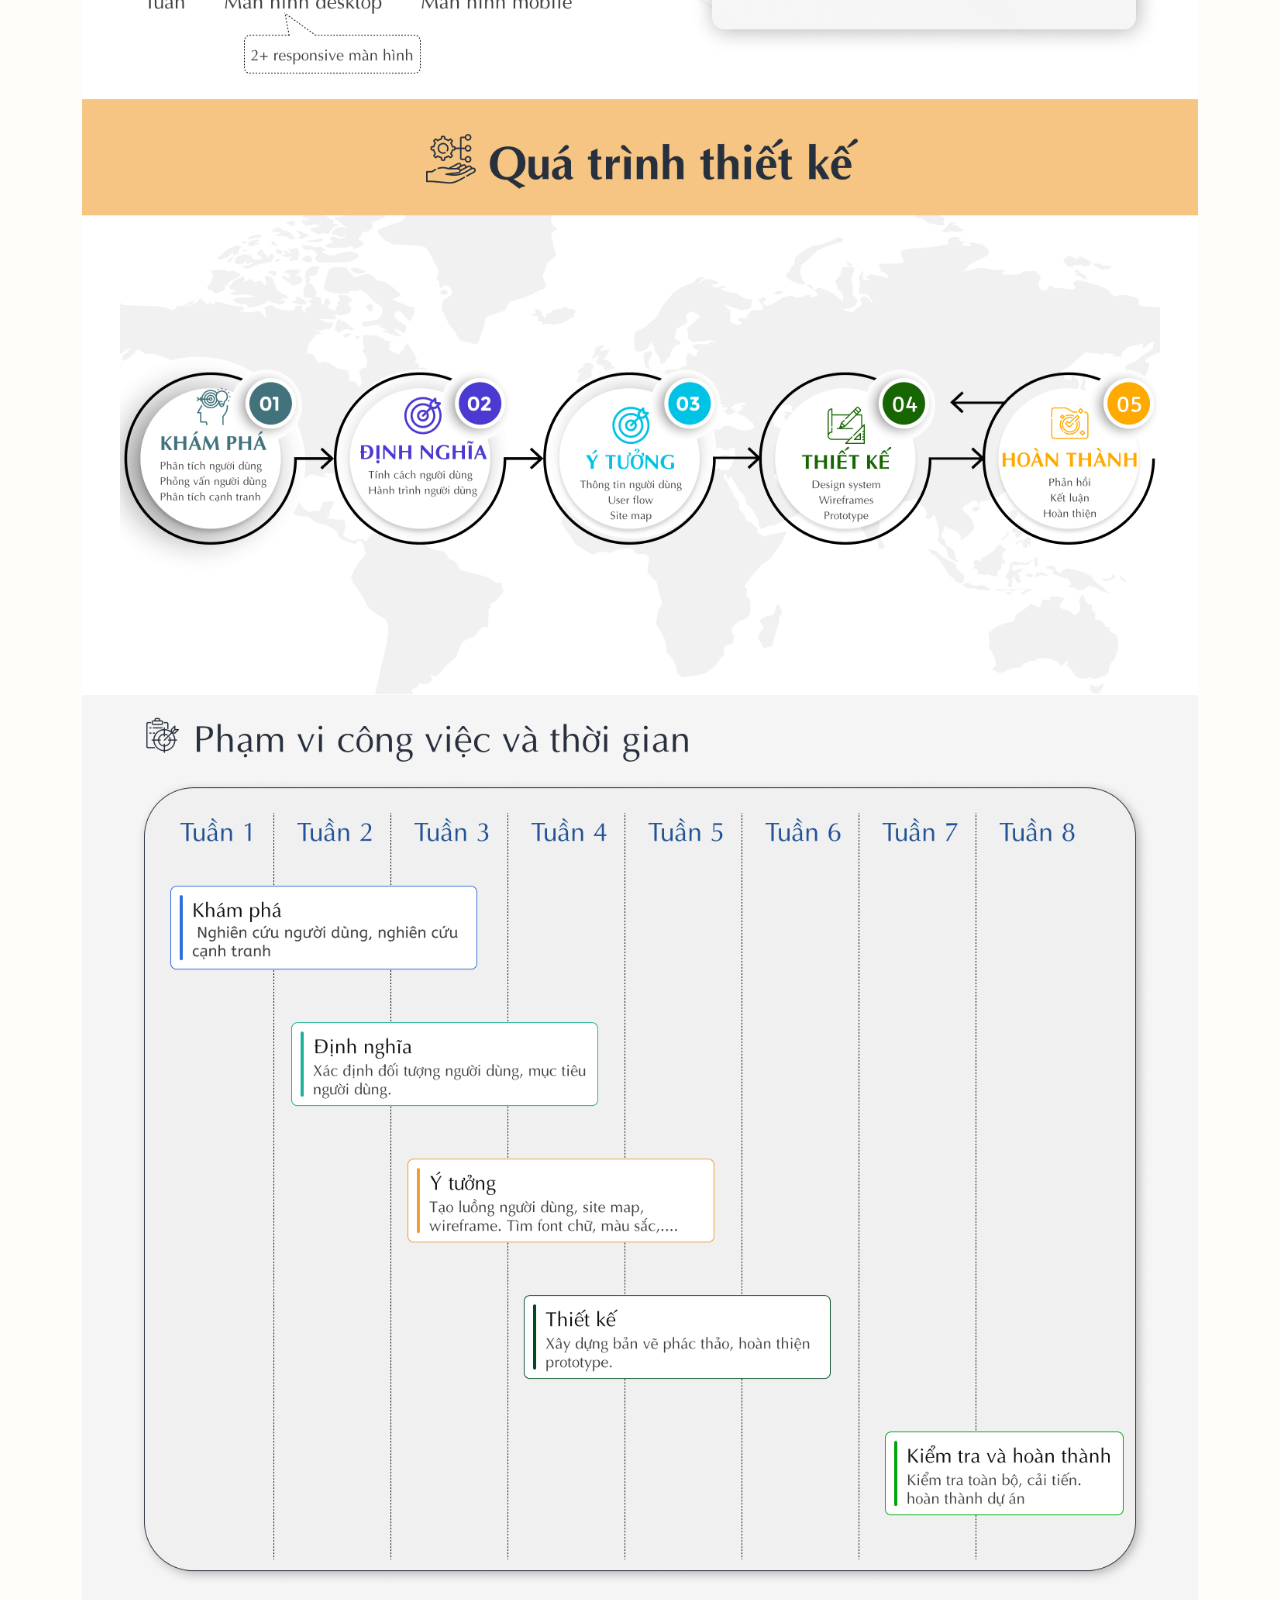
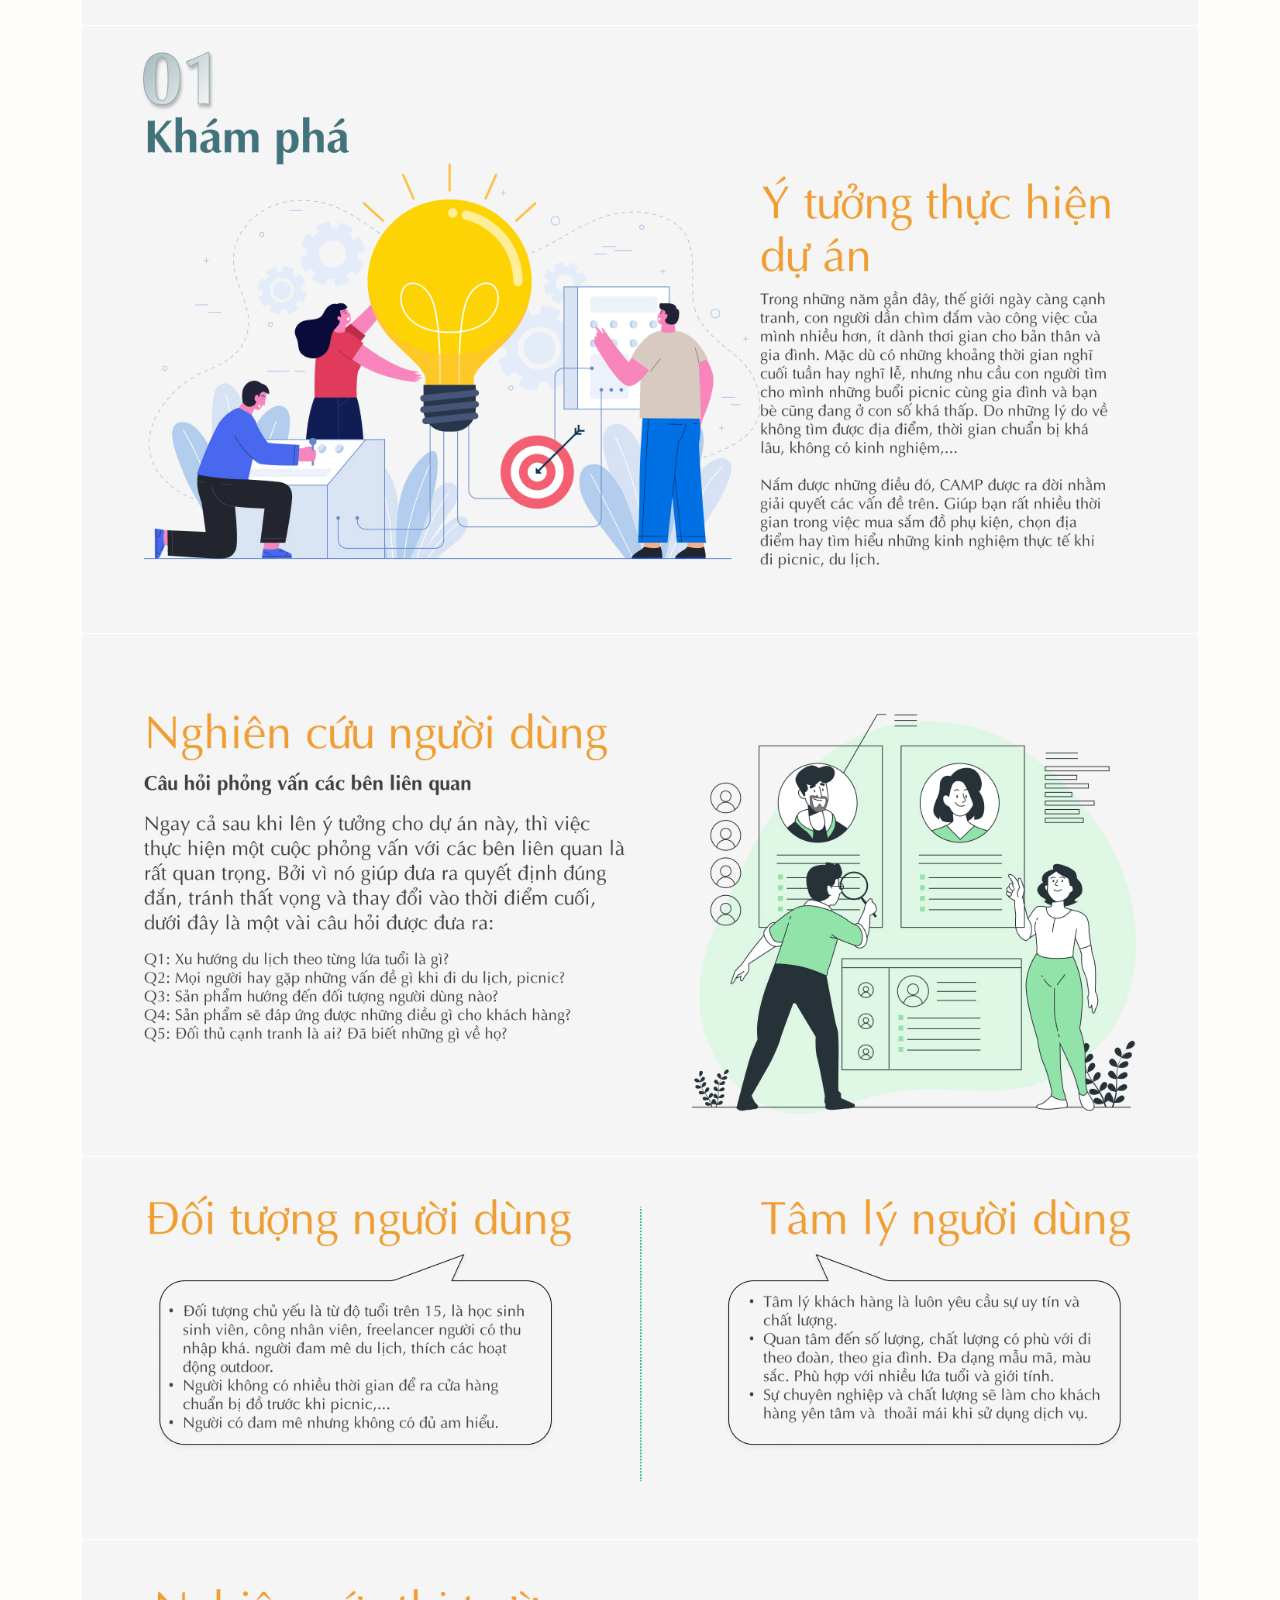
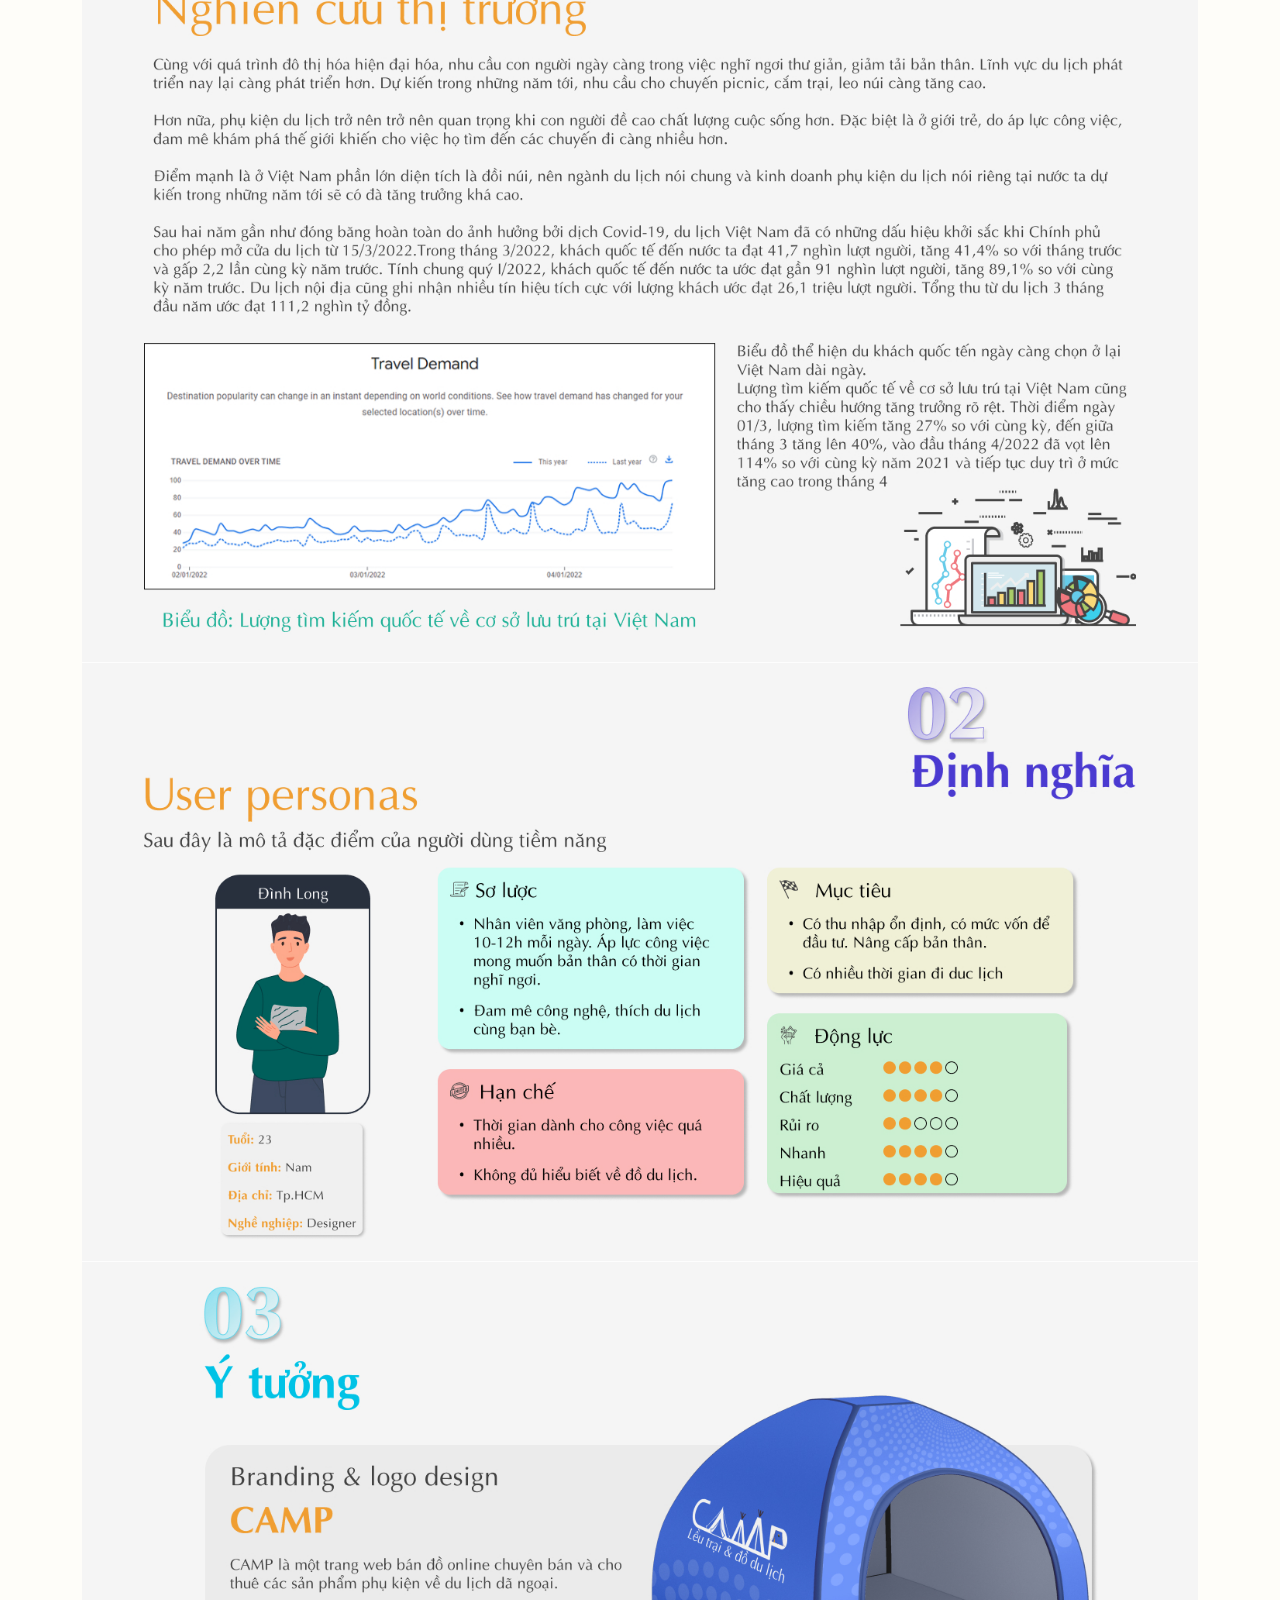
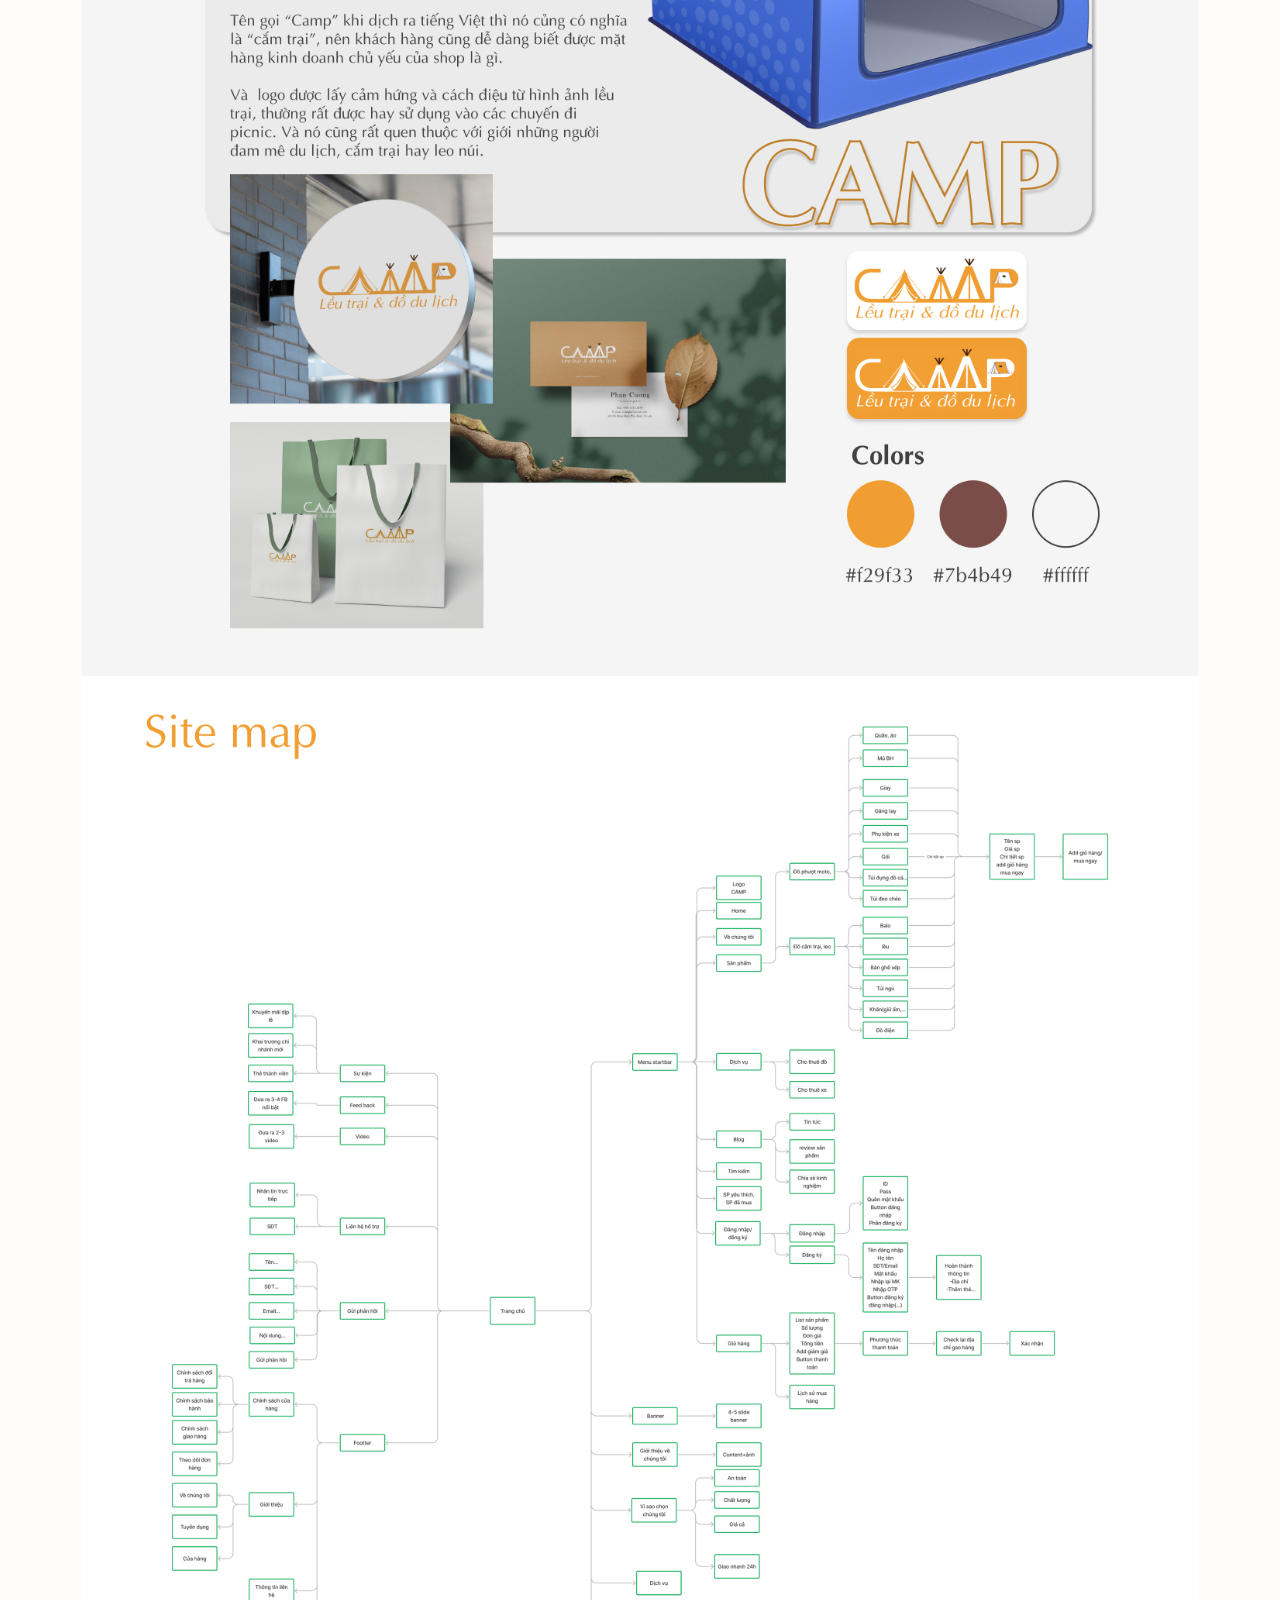
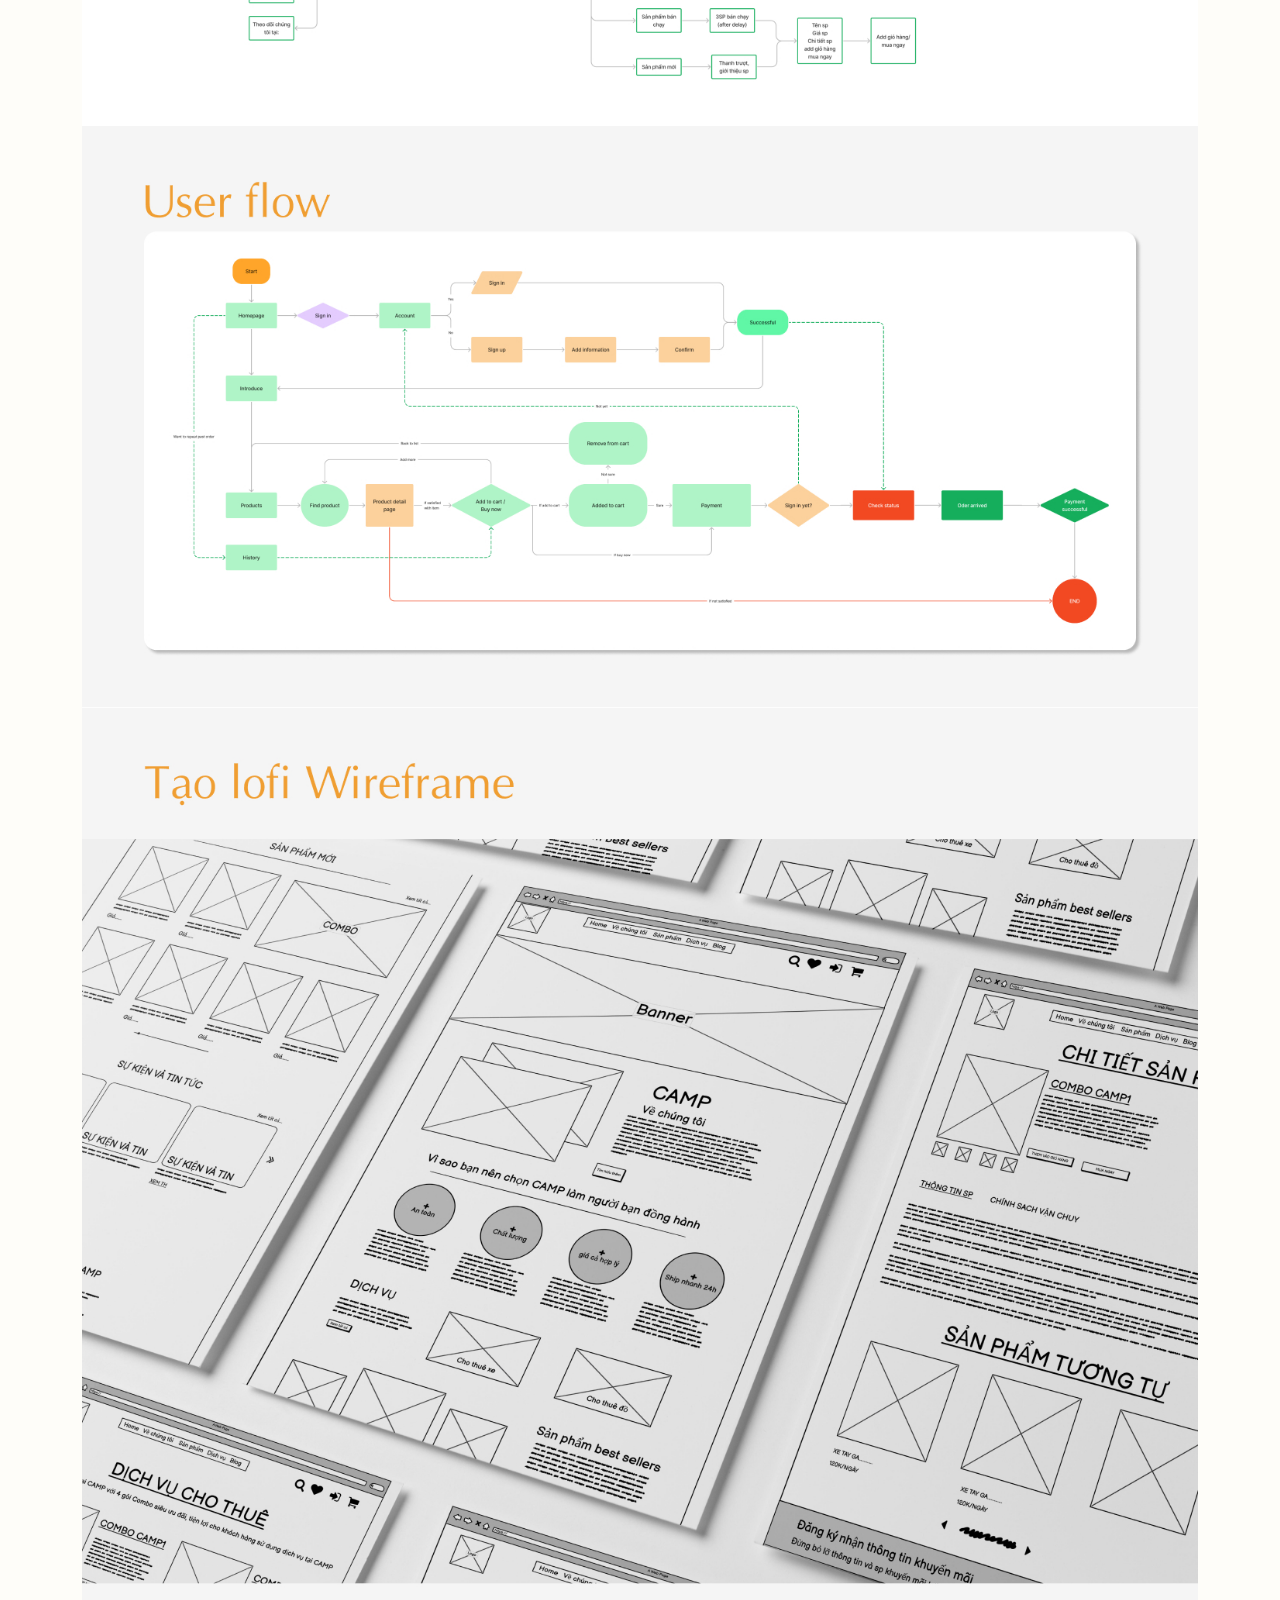
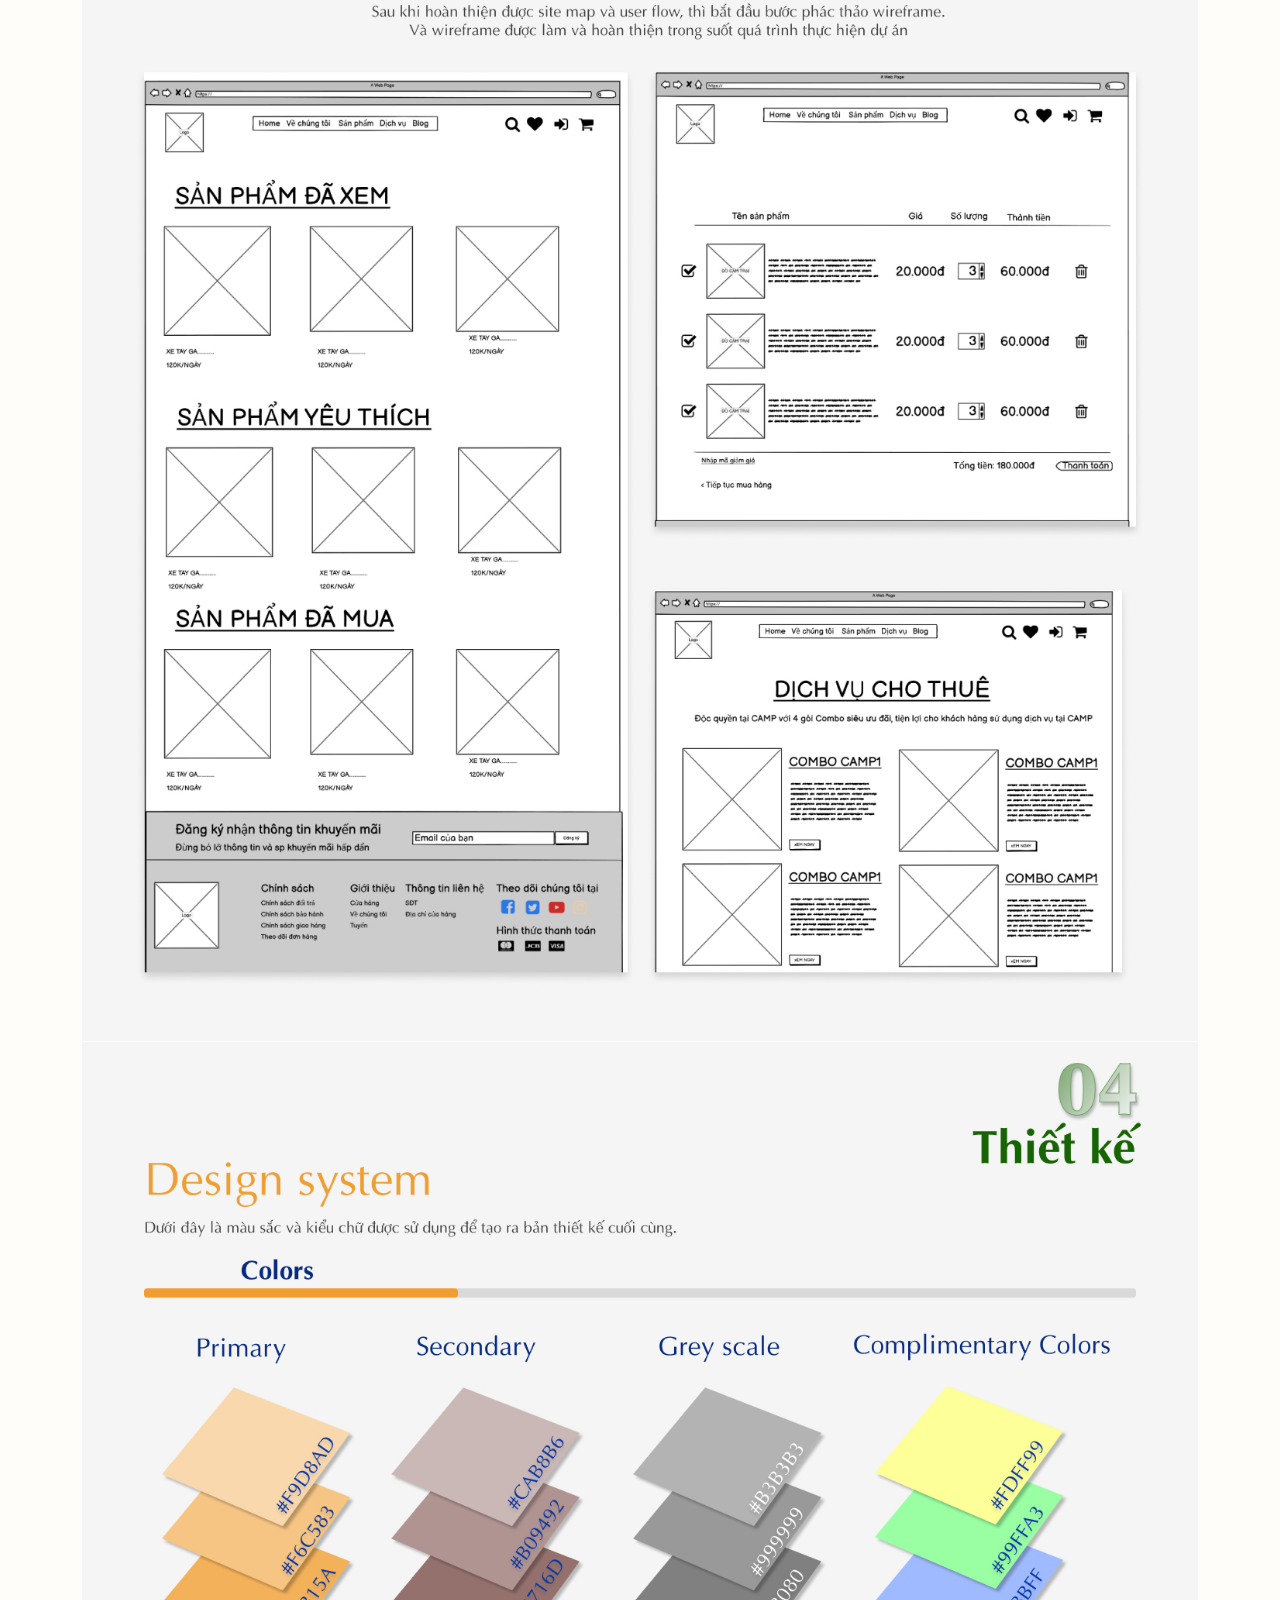
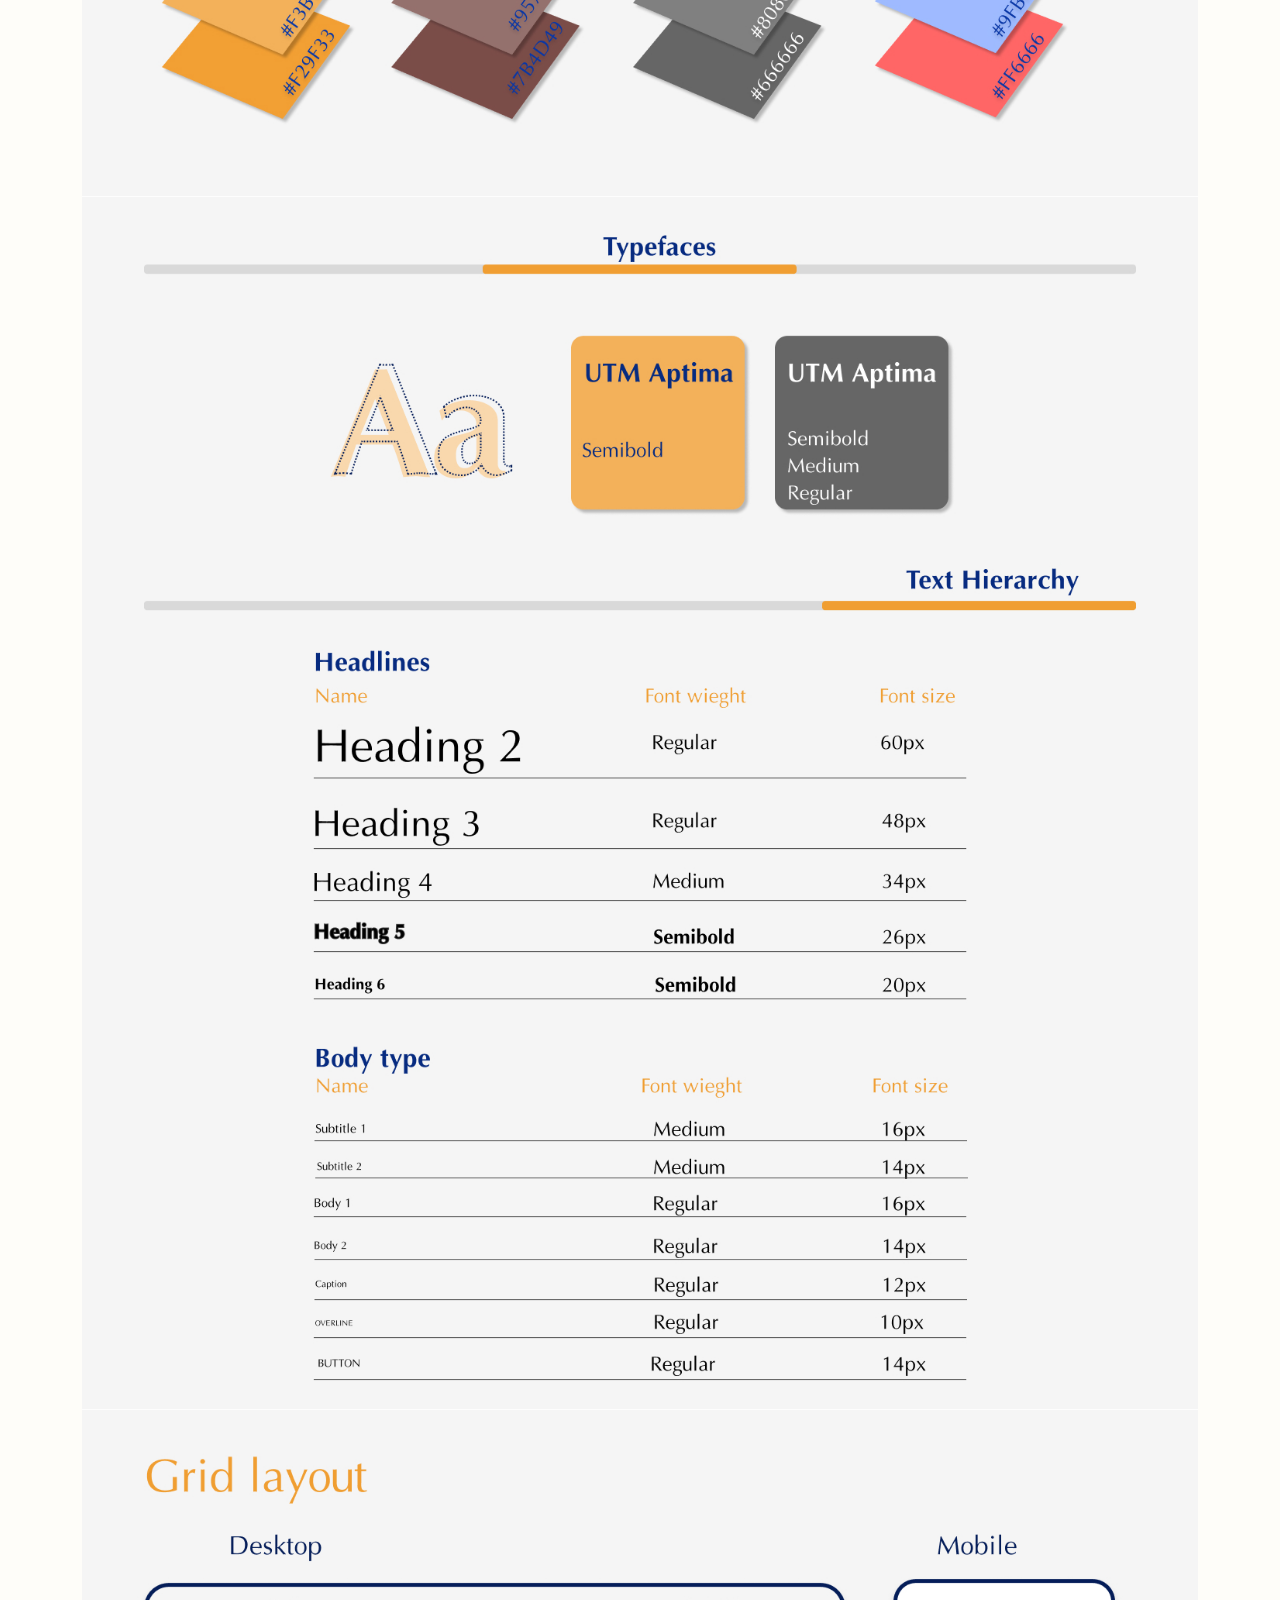
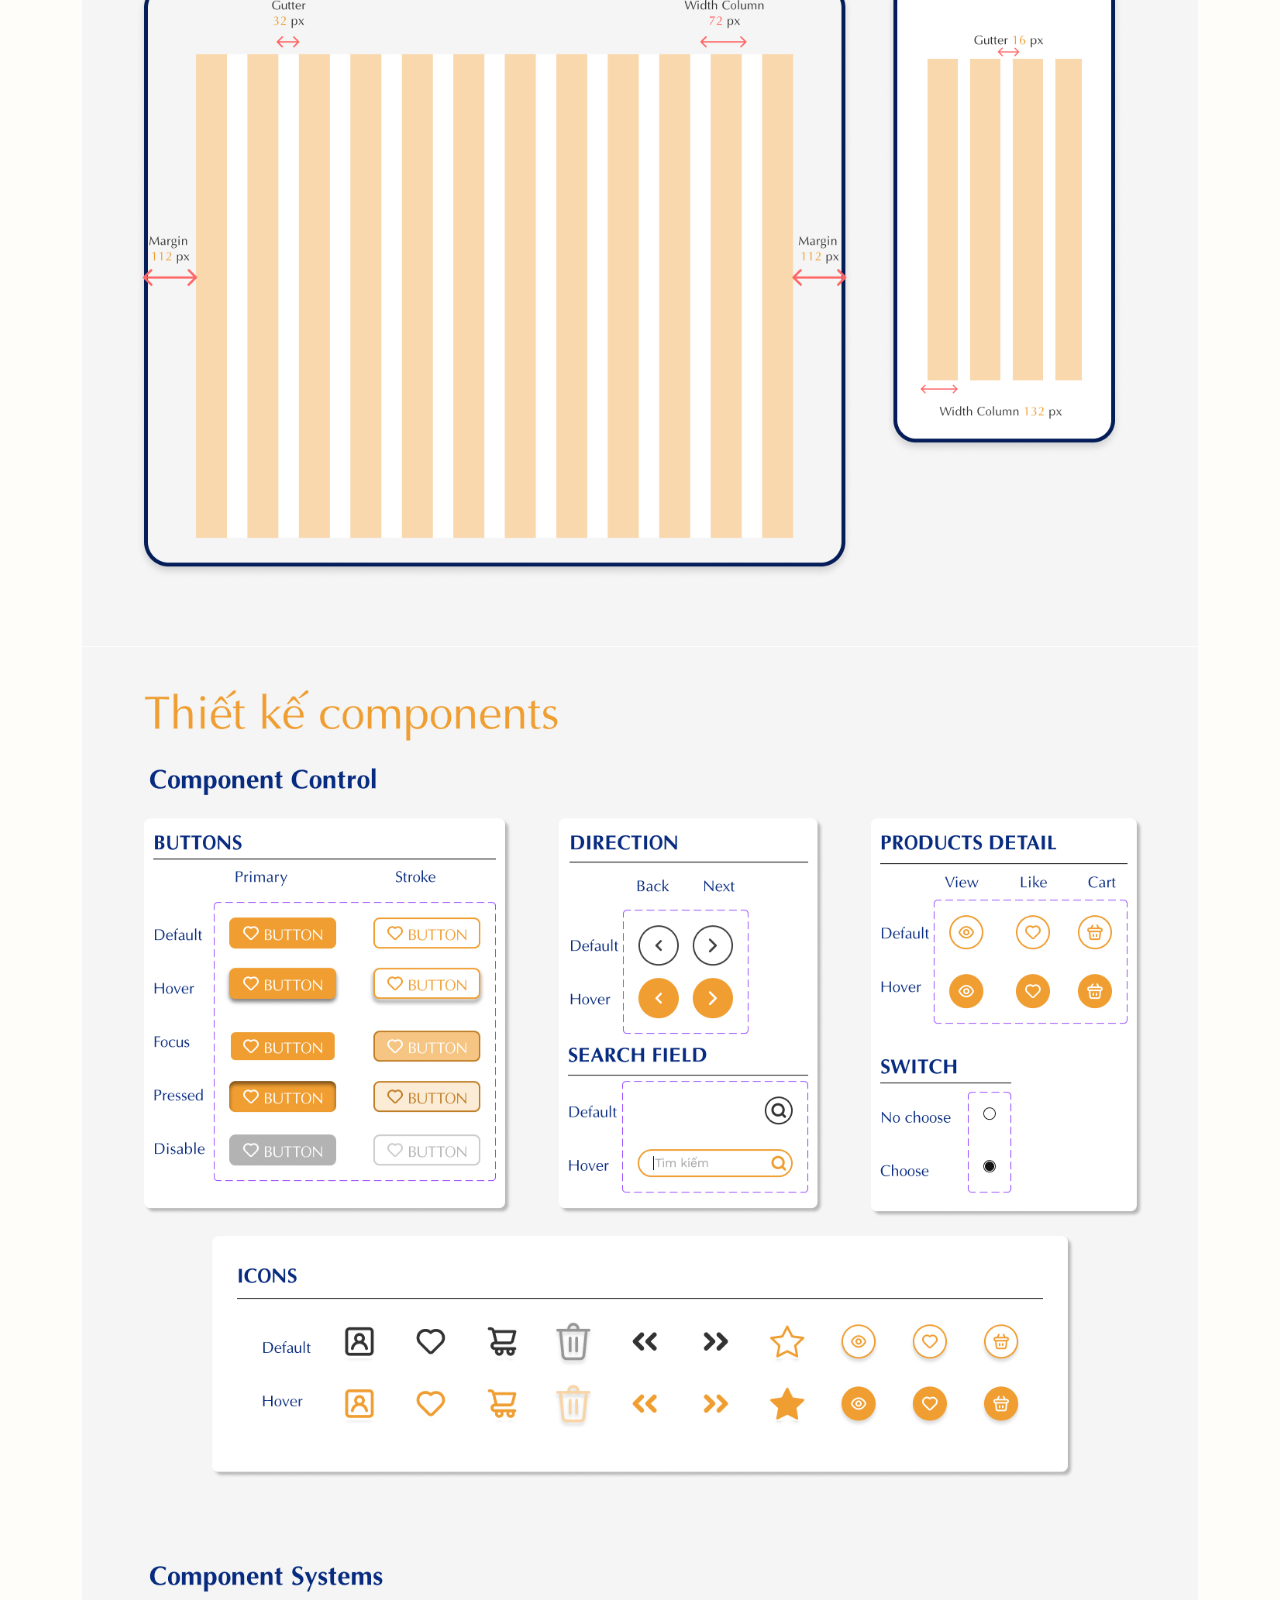
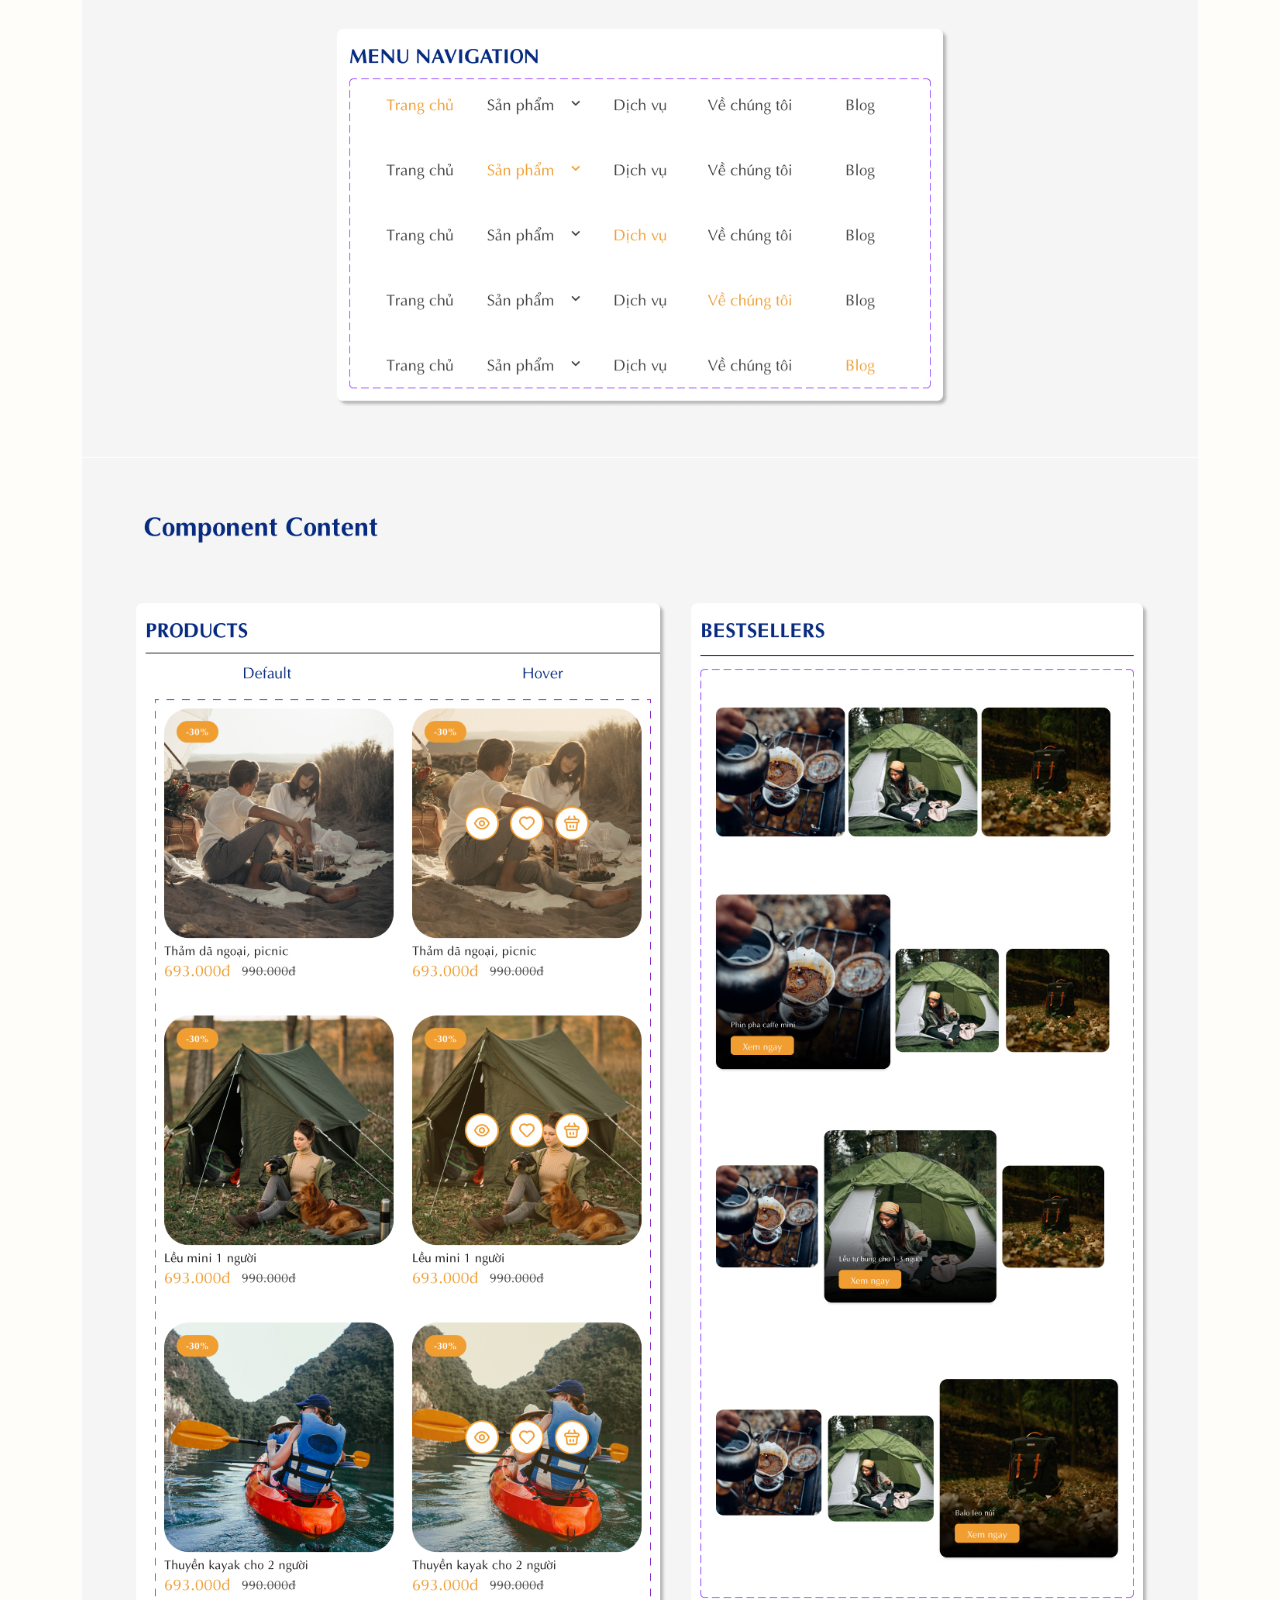
<file: Camp.html>
<!DOCTYPE html>
<html lang="en">
    <head>
        <meta charset="UTF-8" />
        <meta http-equiv="X-UA-Compatible" content="IE=edge" />
        <meta name="viewport" content="width=device-width, initial-scale=1.0" />
        <link rel="stylesheet" href="css/bootstrap-reboot.min.css" />
        <link rel="stylesheet" href="css/bootstrap.min.css" />
        <link rel="stylesheet" href="css/web-gym.css" />
        <title>Portfolio Web-3sGym</title>
    </head>
    <body>
        <!-- Menu -->
        <section class="menu-section sticky-top">
            <div class="container">
                <div class="menu">
                    <nav class="navbar navbar-expand-lg navbar-light">
                        <div class="container">
                            <a class="navbar-brand" href="index.html">
                                <img src="img/logo/Logo.png" alt="" width="148" height="40" class="d-inline-block align-text-top" />
                            </a>
                            <button
                                class="navbar-toggler"
                                type="button"
                                data-bs-toggle="collapse"
                                data-bs-target="#navbarNav"
                                aria-controls="navbarNav"
                                aria-expanded="false"
                                aria-label="Toggle navigation"
                            >
                                <span class="navbar-toggler-icon"></span>
                            </button>
                            <div class="collapse navbar-collapse" id="navbarNav">
                                <ul class="navbar-nav hover">
                                    <li class="nav-item">
                                        <a class="nav-link" aria-current="page" href="index.html">HOME</a>
                                    </li>
                                    <li class="nav-item">
                                        <a class="nav-link" href="about.html">ABOUT ME</a>
                                    </li>
                                    <li class="nav-item">
                                        <a class="nav-link" href="portfolio.html">PROJECTS</a>
                                    </li>
                                    <li class="nav-item">
                                        <a class="nav-link" href="contact.html">CONTACT</a>
                                    </li>
                                </ul>
                            </div>
                        </div>
                    </nav>
                </div>
            </div>
        </section>

        <!-- end-Menu -->

        <section>
            <div class="container">
                <div class="port">
                    <img src="img/port camp/1.jpg" alt="" />
                    <img src="img/port camp/2.jpg" alt="" />
                    <img src="img/port camp/3.jpg" alt="" />
                    <img src="img/port camp/4.jpg" alt="" />
                    <img src="img/port camp/5.jpg" alt="" />
                    <img src="img/port camp/6.jpg" alt="" />
                    <img src="img/port camp/7.jpg" alt="" />
                    <img src="img/port camp/8.jpg" alt="" />
                    <img src="img/port camp/9.jpg" alt="" />
                    <img src="img/port camp/10.jpg" alt="" />
                    <img src="img/port camp/11.jpg" alt="" />
                    <img src="img/port camp/12.jpg" alt="" />
                    <img src="img/port camp/13.jpg" alt="" />
                    <img src="img/port camp/14.jpg" alt="" />
                    <img src="img/port camp/15.jpg" alt="" />
                    <img src="img/port camp/16.jpg" alt="" />
                    <img src="img/port camp/17.jpg" alt="" />
                    <img src="img/port camp/18.jpg" alt="" />
                    <img src="img/port camp/19.jpg" alt="" />
                    <img src="img/port camp/20.jpg" alt="" />
                    <img src="img/port camp/21.jpg" alt="" />
                    <img src="img/port camp/22.jpg" alt="" />
                    <img src="img/port camp/23.jpg" alt="" />
                    <img src="img/port camp/24.jpg" alt="" />
                    <img src="img/port camp/25.jpg" alt="" />
                    
                </div>
            </div>
        </section>

        <script src="js/bootstrap.min.js"></script>
    </body>
</html>
</file>
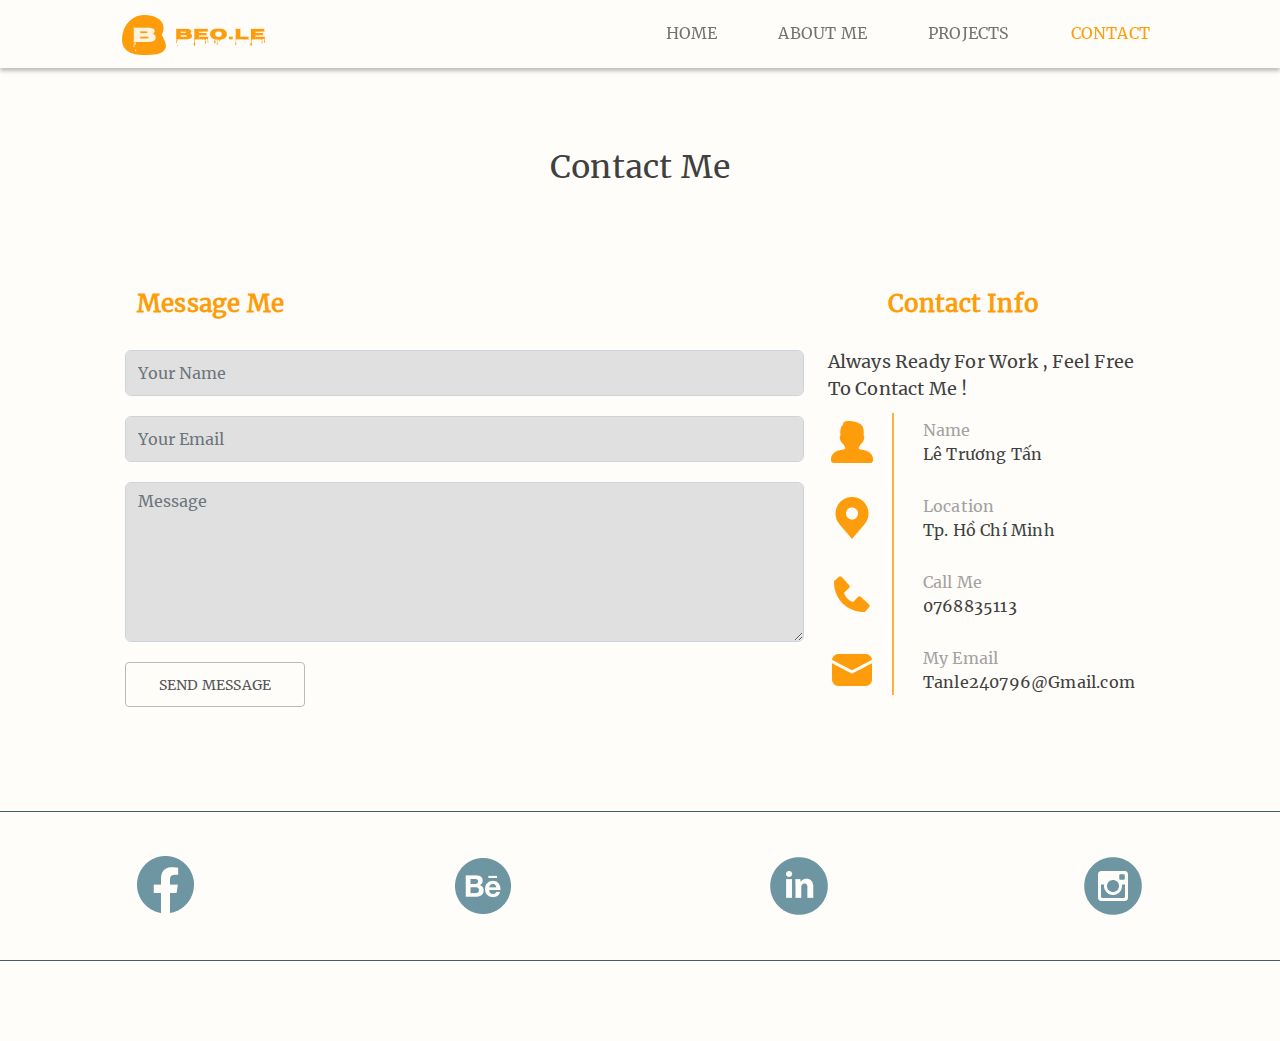
<file: contact.html>
<!DOCTYPE html>
<html lang="en">
    <head>
        <meta charset="UTF-8" />
        <meta http-equiv="X-UA-Compatible" content="IE=edge" />
        <meta name="viewport" content="width=device-width, initial-scale=1.0" />
        <link rel="stylesheet" href="css/bootstrap-reboot.min.css" />
        <link rel="stylesheet" href="css/bootstrap.min.css" />
        <link rel="stylesheet" href="css/contact.css" />
        <link rel="stylesheet" href="css/animate.css" />
        <title>Contact</title>
    </head>
    <body>
        <div class="body-clip-path-polygon"></div>

        <!-- Menu -->
        <section class="menu-section sticky-top">
            <div class="container">
                <div class="menu">
                    <nav class="navbar navbar-expand-lg navbar-light">
                        <div class="container">
                            <a class="navbar-brand" href="index.html">
                                <img src="img/logo/Logo.png" alt="" width="148" height="40" class="d-inline-block align-text-top" />
                            </a>
                            <button
                                class="navbar-toggler"
                                type="button"
                                data-bs-toggle="collapse"
                                data-bs-target="#navbarNav"
                                aria-controls="navbarNav"
                                aria-expanded="false"
                                aria-label="Toggle navigation"
                            >
                                <span class="navbar-toggler-icon"></span>
                            </button>
                            <div class="collapse navbar-collapse" id="navbarNav">
                                <ul class="navbar-nav hover">
                                    <li class="nav-item">
                                        <a class="nav-link" aria-current="page" href="index.html">HOME</a>
                                    </li>
                                    <li class="nav-item">
                                        <a class="nav-link" href="about.html">ABOUT ME</a>
                                    </li>
                                    <li class="nav-item">
                                        <a class="nav-link" href="portfolio.html">PROJECTS</a>
                                    </li>
                                    <li class="nav-item">
                                        <a class="nav-link active" href="#">CONTACT</a>
                                    </li>
                                </ul>
                            </div>
                        </div>
                    </nav>
                </div>
            </div>
        </section>

        <!-- end-Menu -->

        <!-- Form contact -->

        <section class="form-contact-section section-gap-top">
            <div class="container">
                <div class="section-title text-center mb-80">
                    <h2 class="title">Contact Me</h2>
                </div>
                <div class="form-contact wow bounceIn" data-wow-duration="2s">
                    <div class="row">
                        <div class="col-12 col-md-6 col-lg-8 form">
                            <p class="form-til">Message Me</p>
                            <div class="py-4">
                                <form id="contactForm">
                                    <div class="mb-3">
                                        <input class="form-control" id="name" type="text" placeholder="Your Name" />
                                    </div>

                                    <div class="mb-3">
                                        <input class="form-control" id="emailAddress" type="email" placeholder="Your Email" />
                                    </div>

                                    <div class="mb-3">
                                        <textarea
                                            class="form-control"
                                            id="message"
                                            type="text"
                                            placeholder="Message"
                                            style="height: 10rem"
                                        ></textarea>
                                    </div>

                                    <div class="d-grid">
                                        <a class="btn-10" href="#"><span>Send Message</span></a>
                                    </div>
                                </form>
                            </div>
                        </div>

                        <div class="col-12 col-md-6 col-lg-4 contact">
                            <p class="contact-til">Contact Info</p>

                            <p class="sub-til">Always Ready For Work , Feel Free To Contact Me !</p>

                            <div class="col-12">
                                <div class="info">
                                    <div class="col-2 icon-contact">
                                        <img src="img/icon/icon-park-solid_avatar.png" />
                                        <img src="img/icon/carbon_location-filled.png" />
                                        <img src="img/icon/bxs_phone.png" />
                                        <img src="img/icon/fluent_mail-24-filled.png" />
                                    </div>
                                    <div class="col-2">
                                        <div class="line"></div>
                                    </div>
                                    <div class="col-8">
                                        <div class="info-contact">
                                            <p class="til-info">Name</p>
                                            <p>Lê Trương Tấn</p>
                                        </div>
                                        <div class="info-contact">
                                            <p class="til-info">Location</p>
                                            <p>Tp. Hồ Chí Minh</p>
                                        </div>
                                        <div class="info-contact">
                                            <p class="til-info">Call Me</p>
                                            <p>0768835113</p>
                                        </div>
                                        <div class="info-contact">
                                            <p class="til-info">My Email</p>
                                            <p>Tanle240796@Gmail.com</p>
                                        </div>
                                    </div>
                                </div>
                            </div>
                        </div>
                    </div>
                </div>
            </div>
        </section>

        <!-- end form contact -->

        <section class="footer-icon-section mb-80">
            <div class="icon-footer container wow bounceIn"  data-wow-duration="2s">
                <a href="https://www.facebook.com/profile.php?id=100071644967034"><img src="img/icon-footer/bi_facebook.png" alt="" /></a>
                <a href=""><img src="img/icon-footer/ant-design_behance-circle-filled.png" alt="" /></a>
                <a href=""><img src="img/icon-footer/entypo-social_linkedin-with-circle.png" alt="" /></a>
                <a href=""><img src="img/icon-footer/entypo-social_instagram-with-circle.png" alt="" /></a>
            </div>
        </section>

        <script src="js/bootstrap.min.js"></script>
        <script src="js/wow.js"></script>
        <script>
            wow = new WOW({
                boxClass: "wow", // default
                animateClass: "animated", // default
                offset: 0, // default
                mobile: true, // default
                live: true, // default
            })
            wow.init()
        </script>
    </body>
</html>
</file>
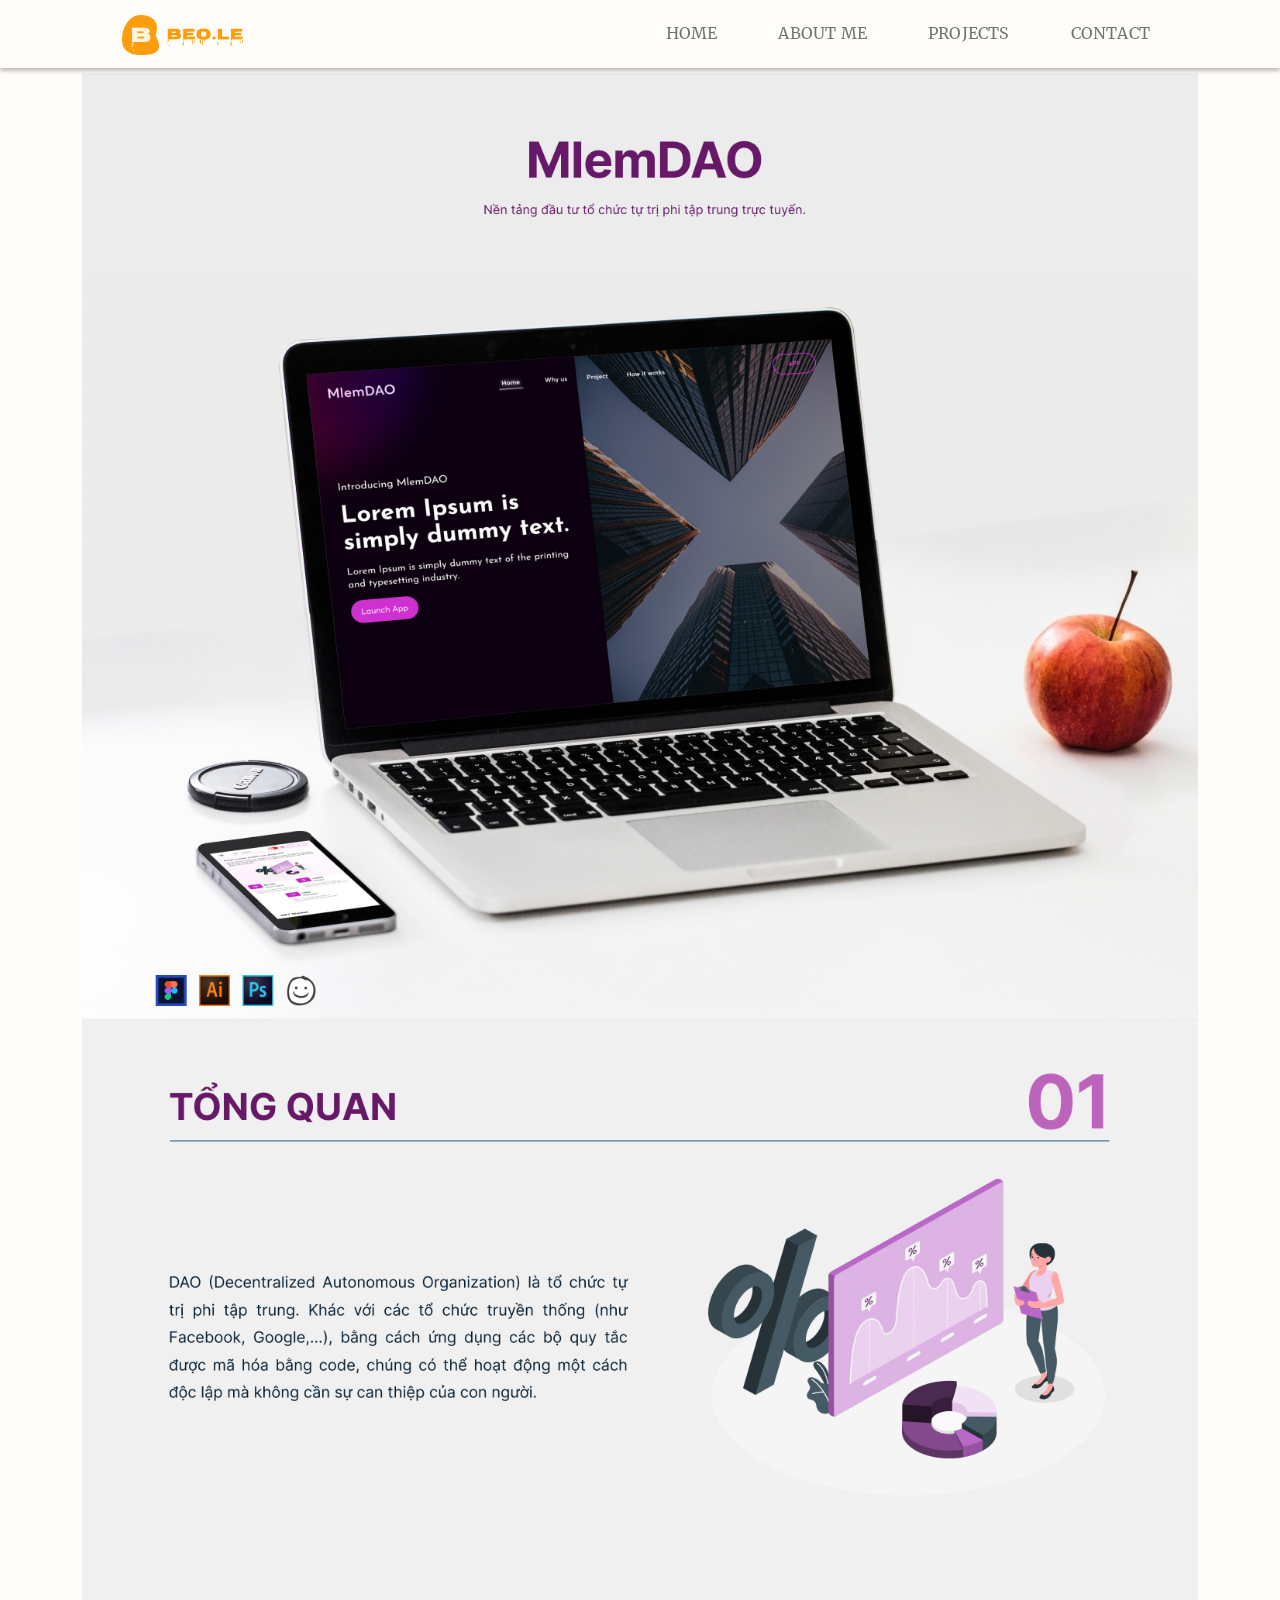
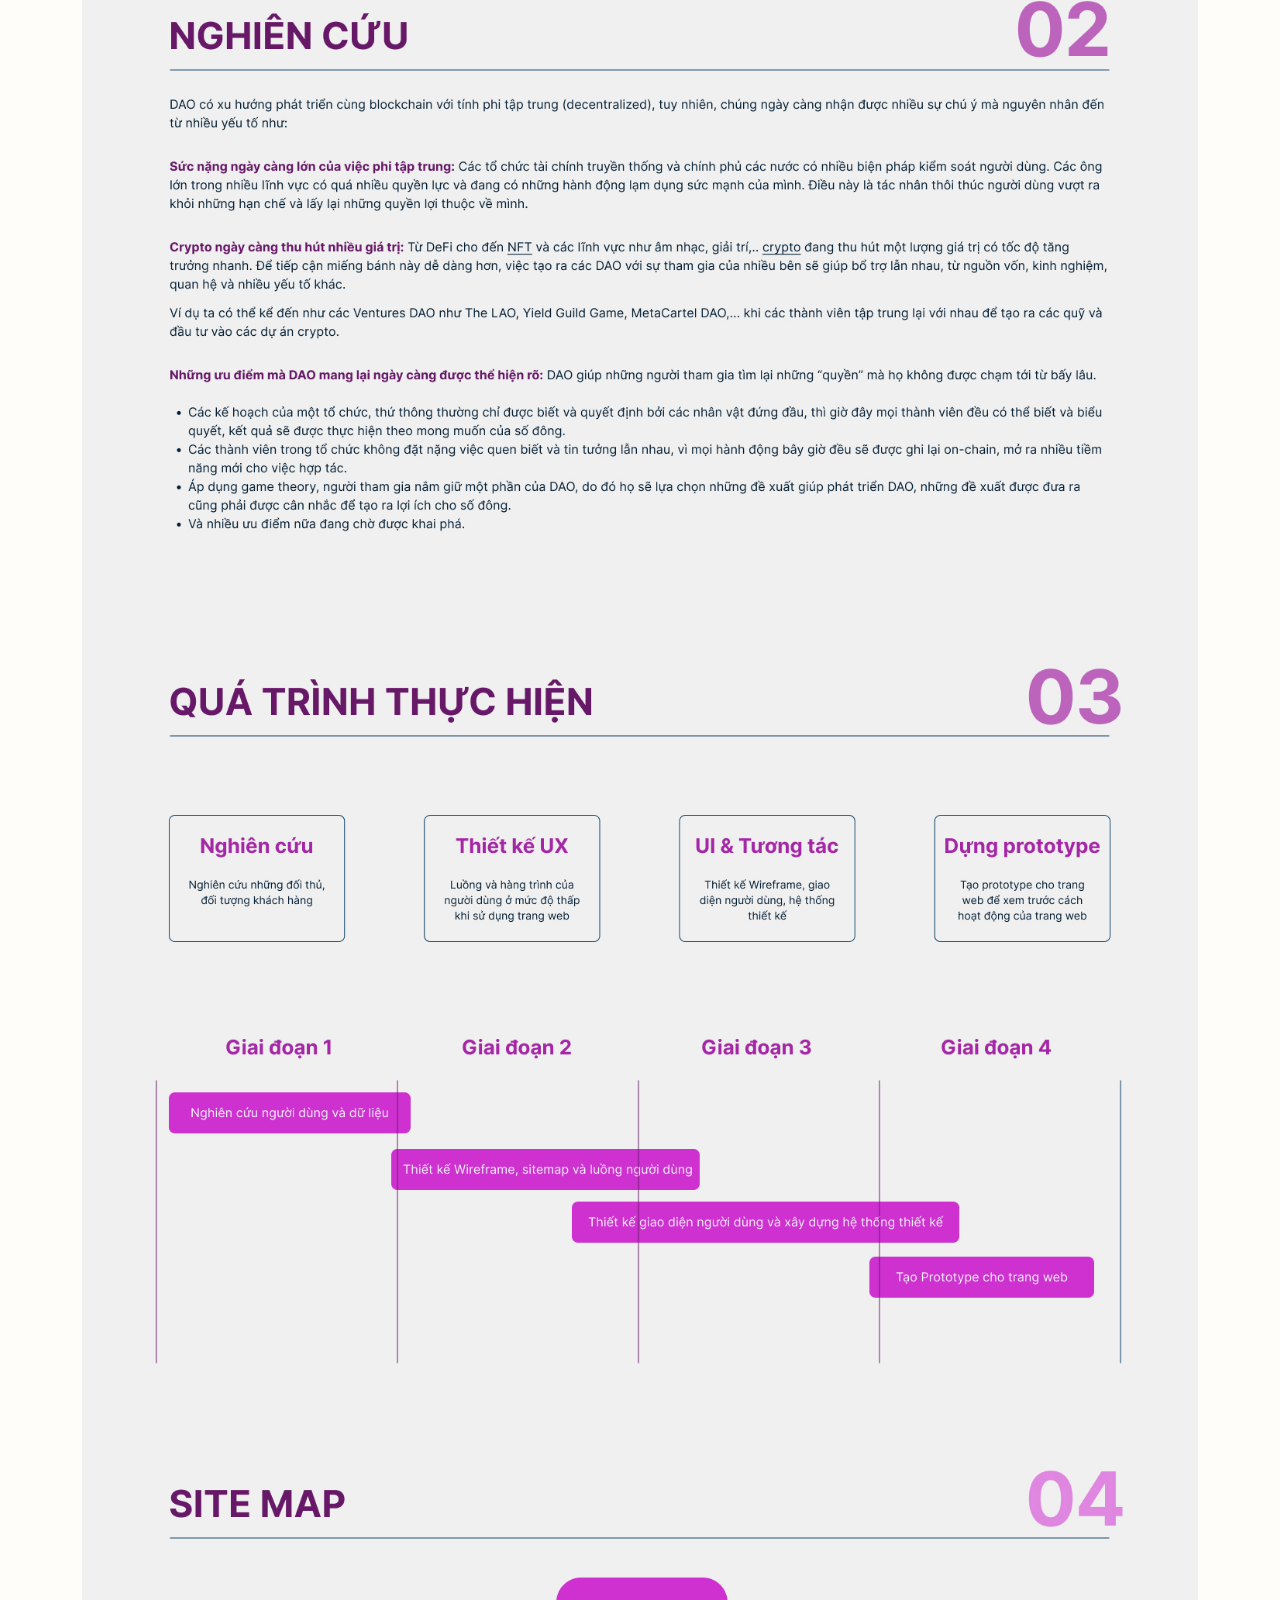
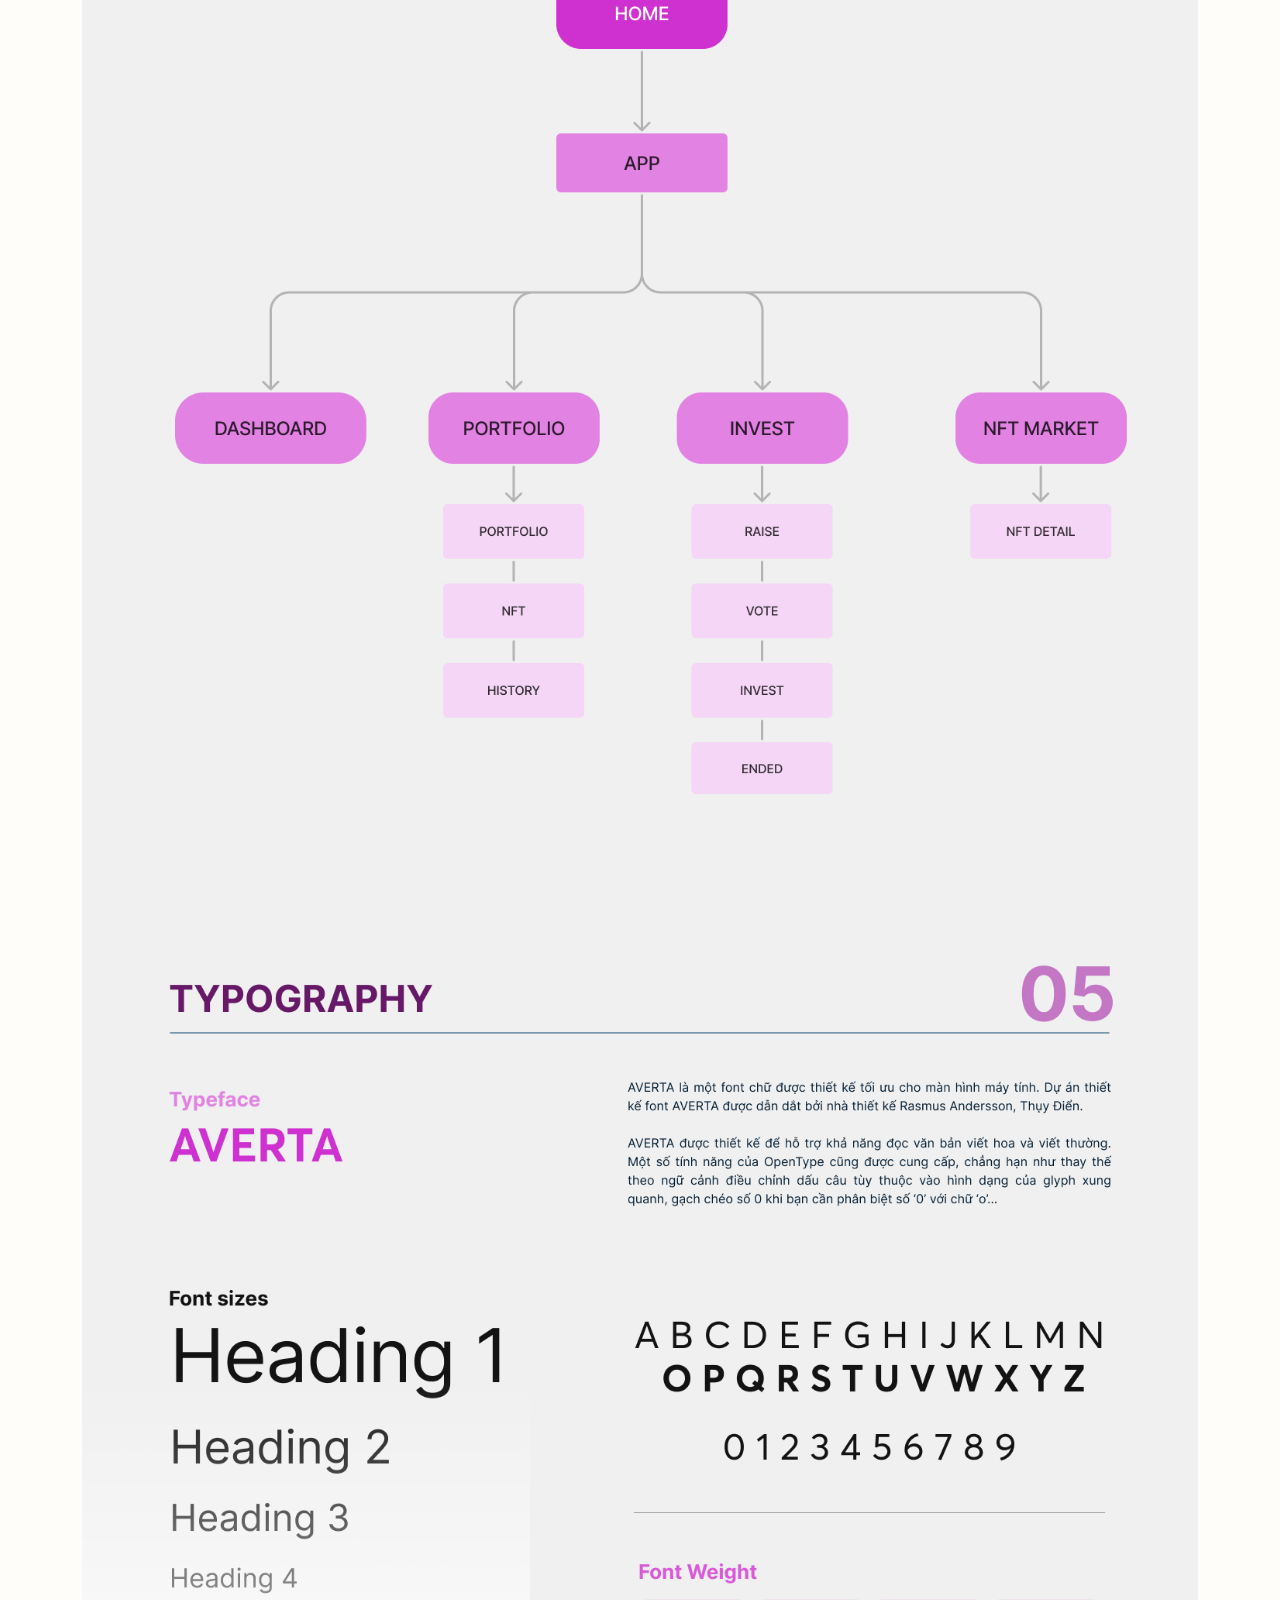
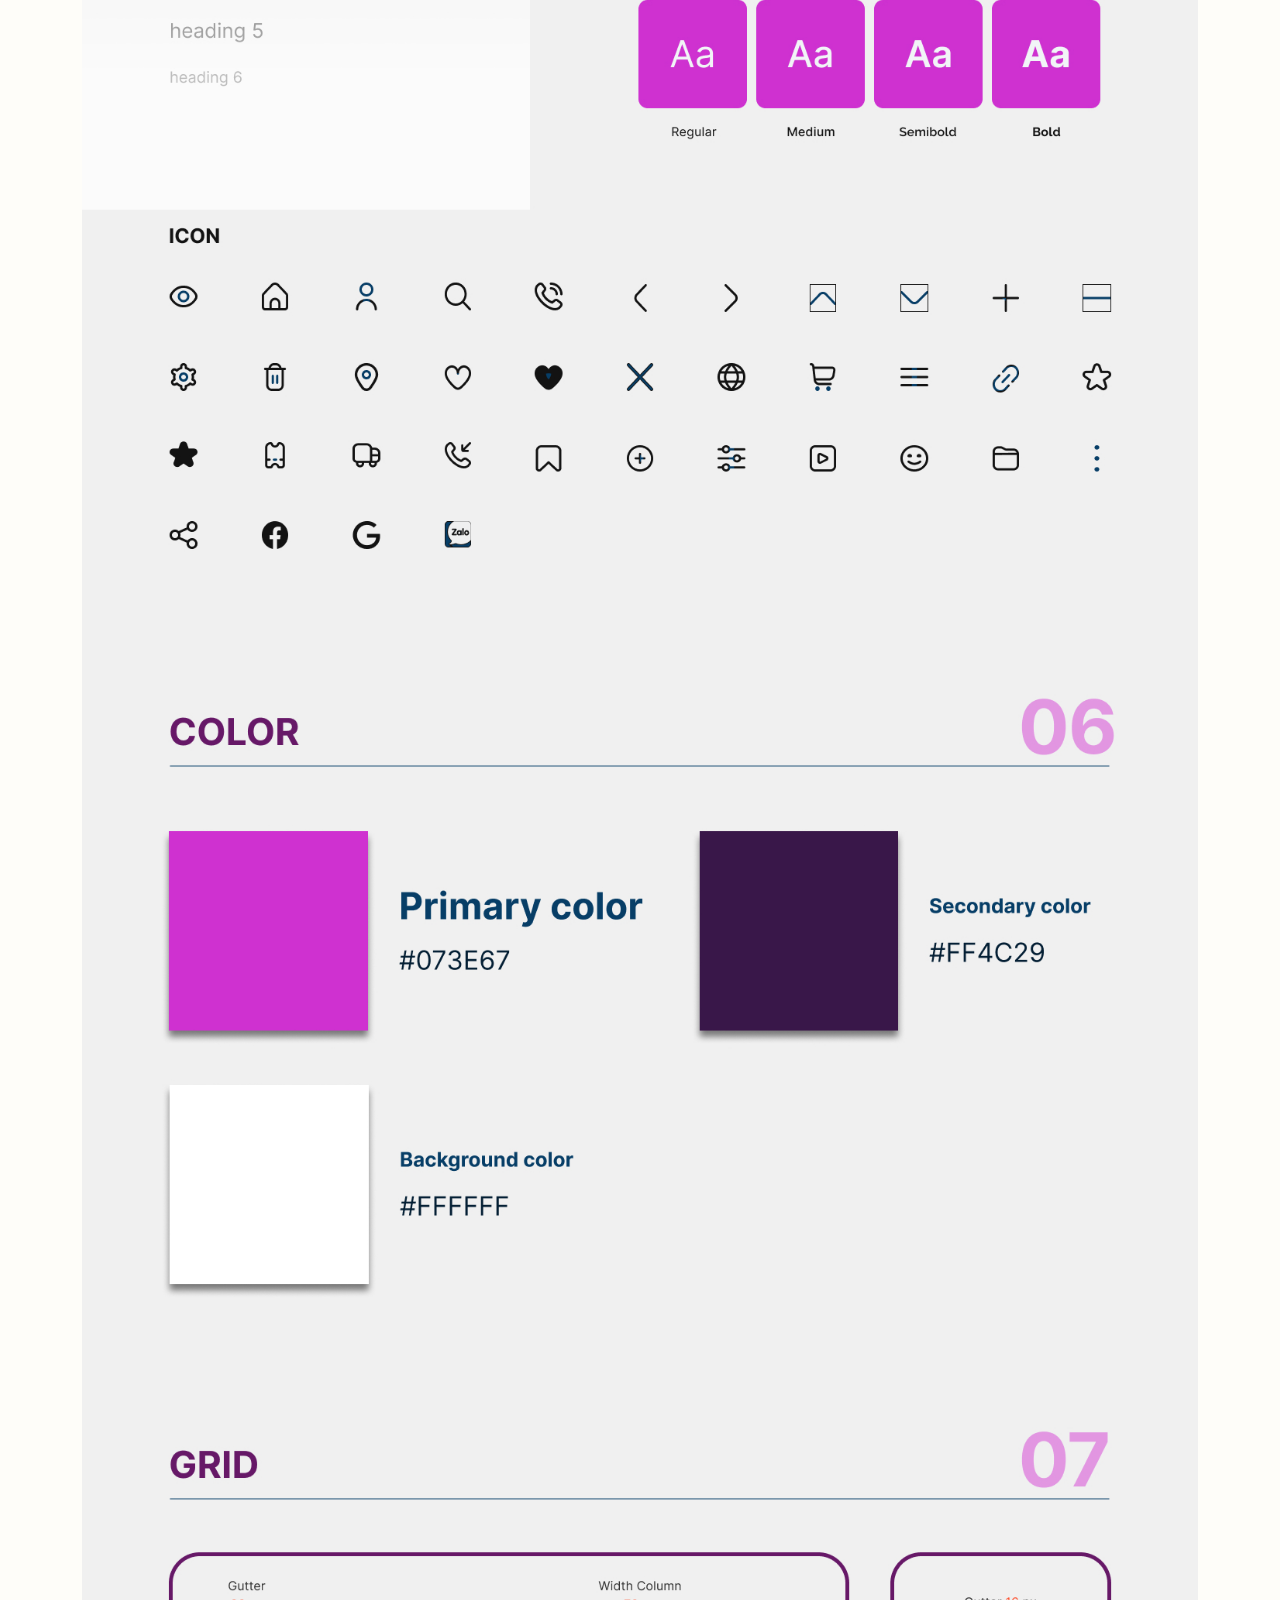
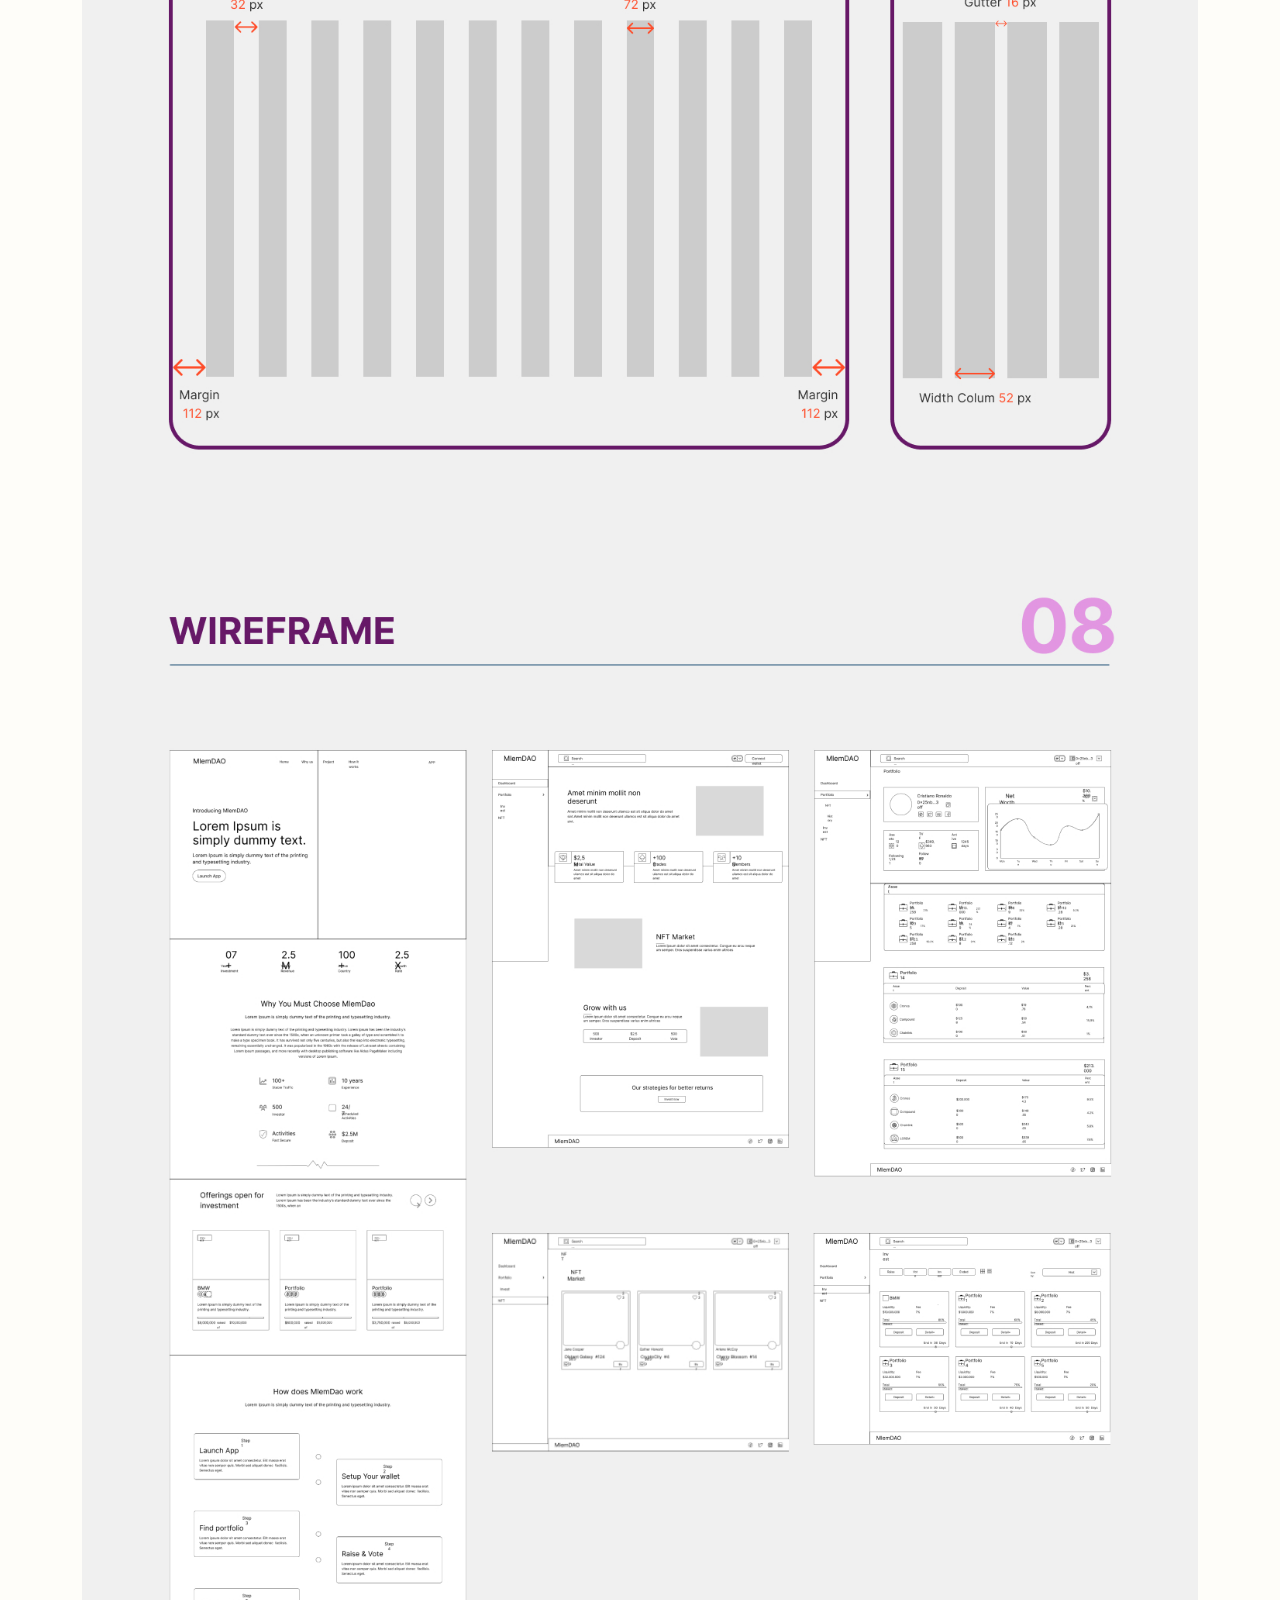
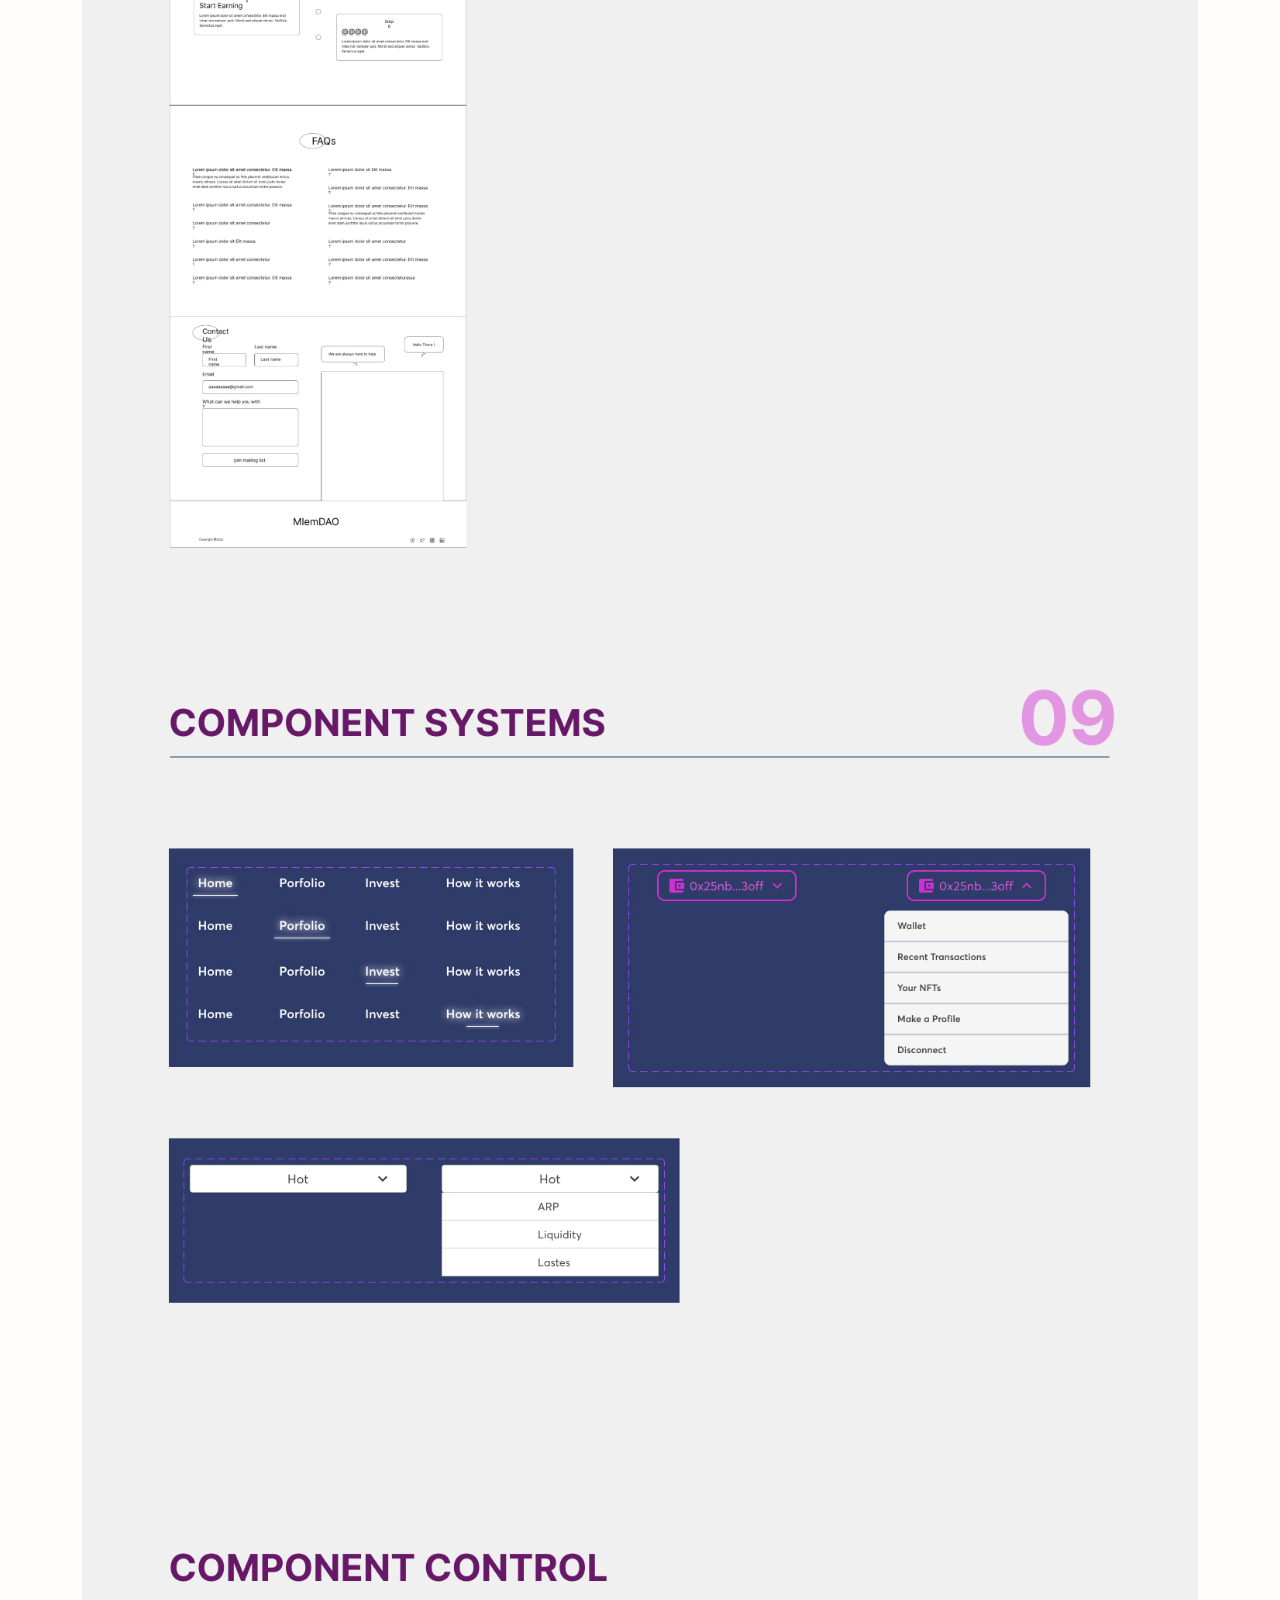
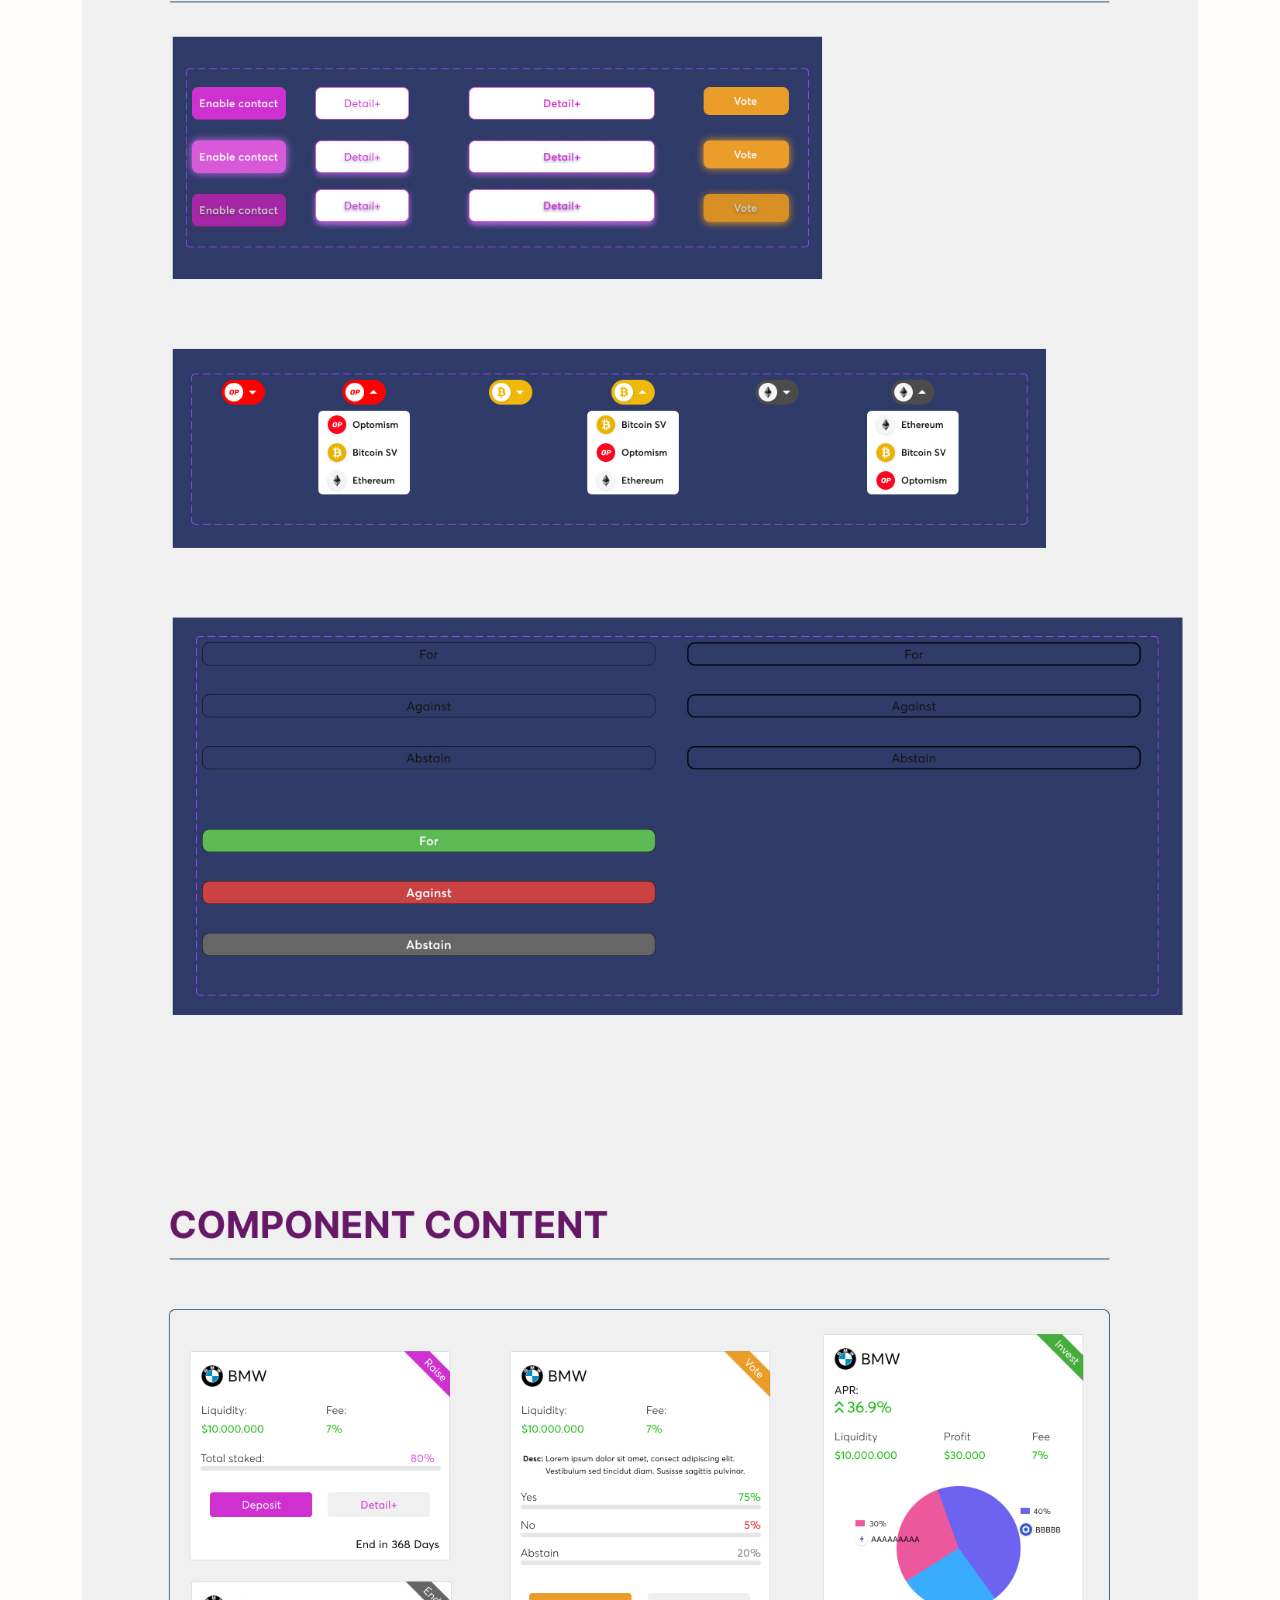
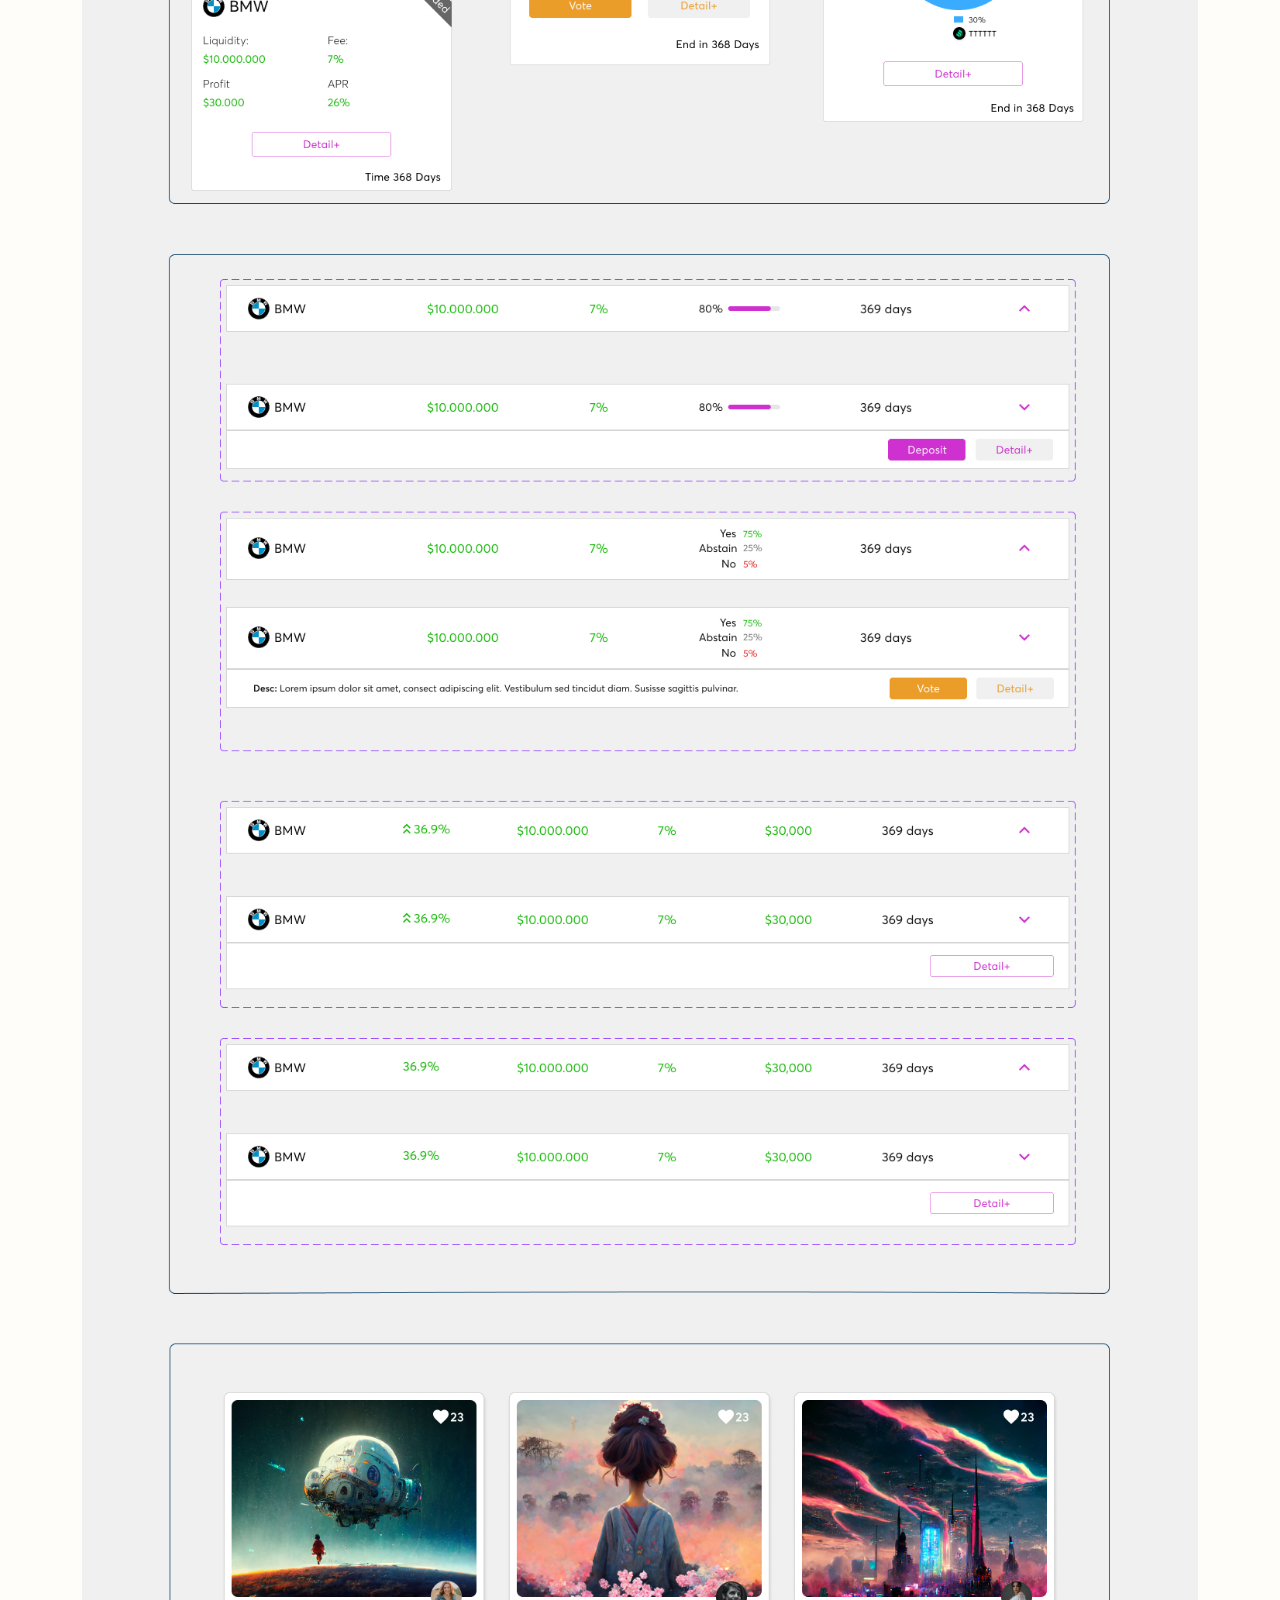
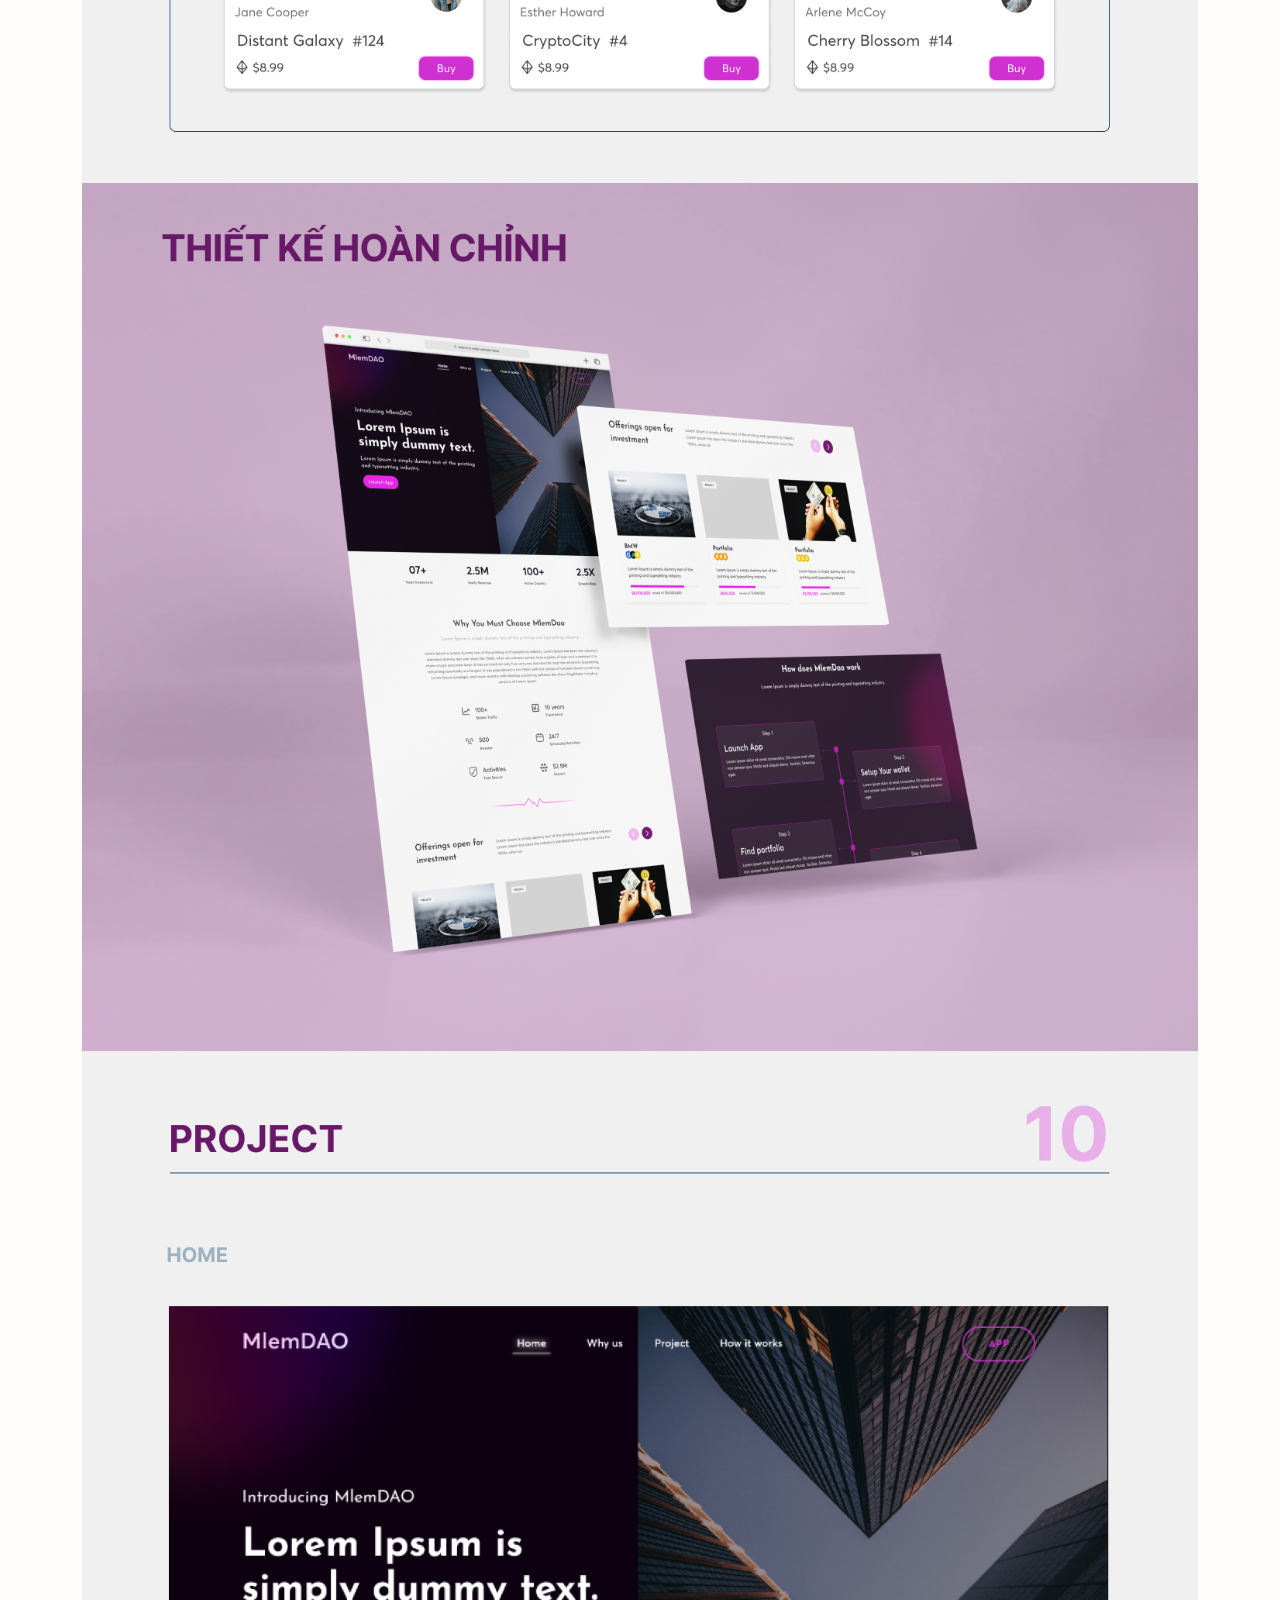
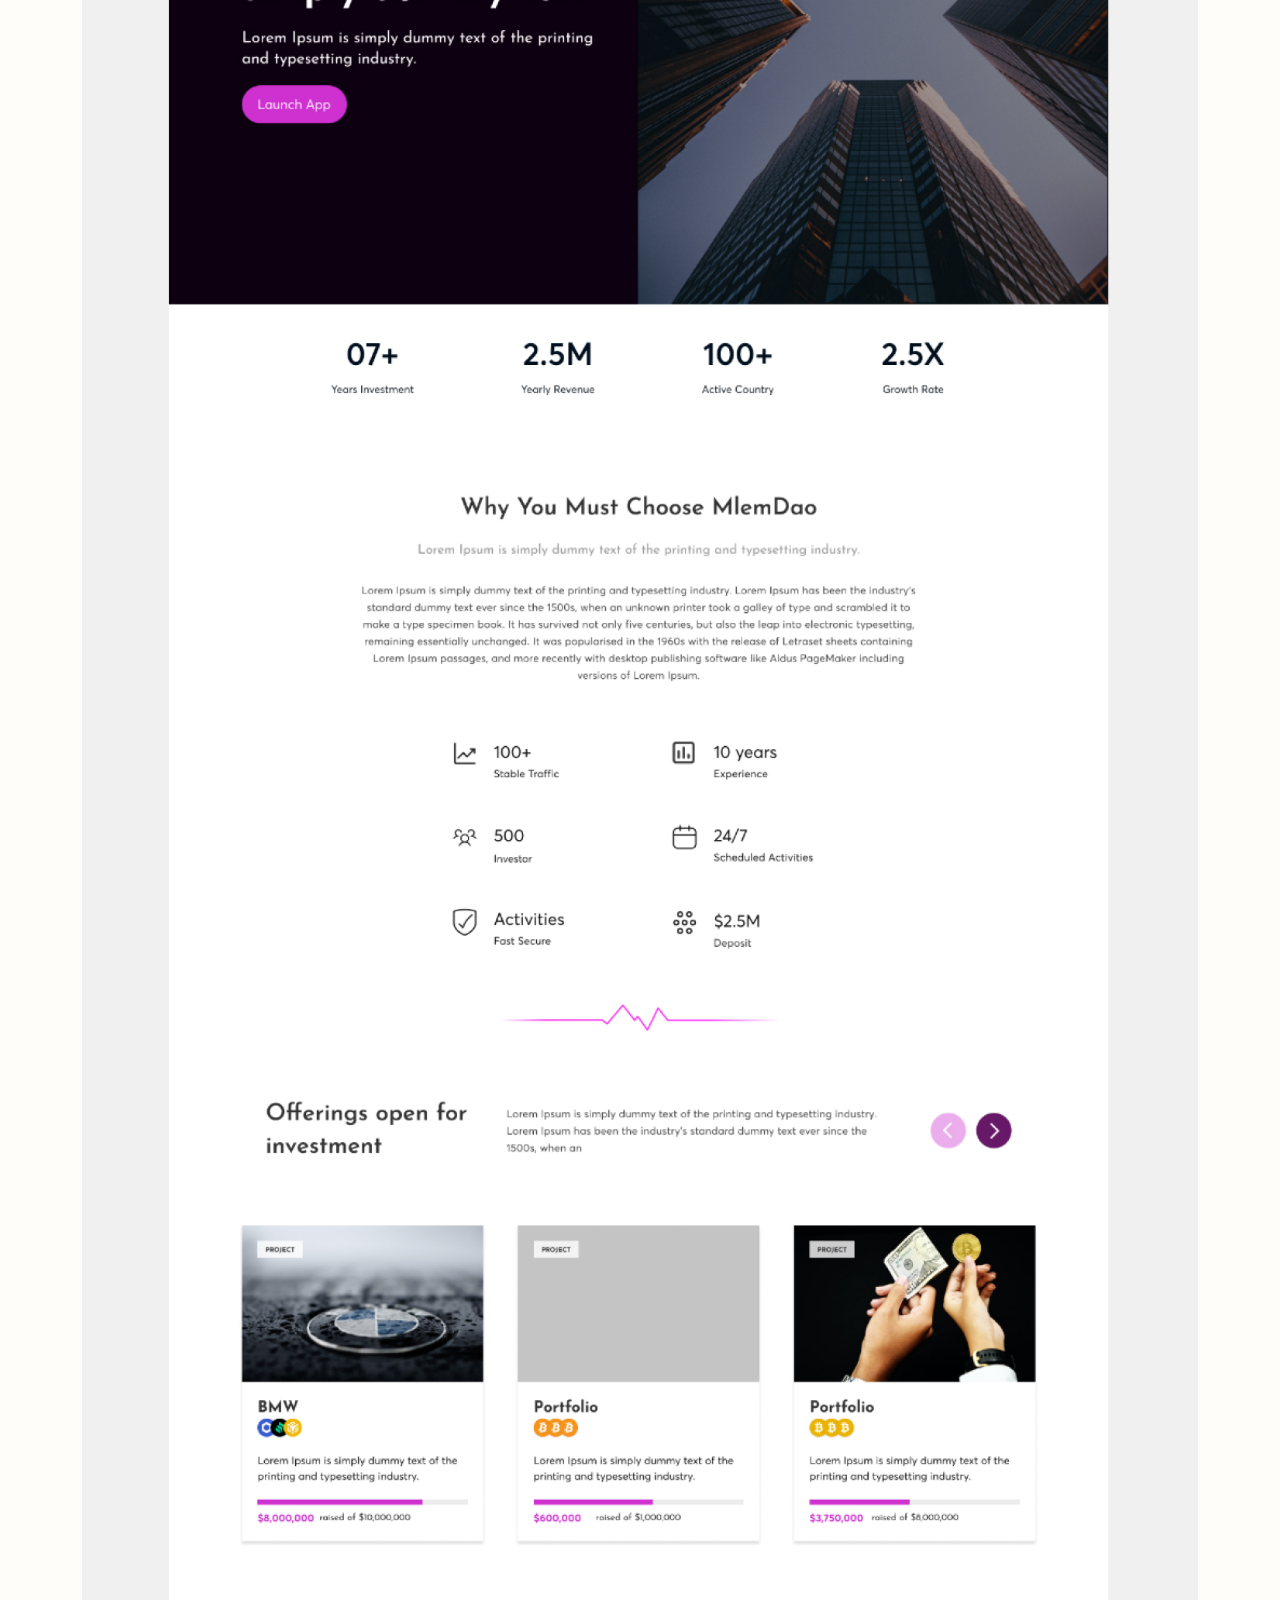
<file: mlemdao-port.html>
<!DOCTYPE html>
<html lang="en">
    <head>
        <meta charset="UTF-8" />
        <meta http-equiv="X-UA-Compatible" content="IE=edge" />
        <meta name="viewport" content="width=device-width, initial-scale=1.0" />
        <link rel="stylesheet" href="css/bootstrap-reboot.min.css" />
        <link rel="stylesheet" href="css/bootstrap.min.css" />
        <link rel="stylesheet" href="css/web-gym.css" />
        <title>Portfolio Web-3sGym</title>
    </head>
    <body>
        <!-- Menu -->
        <section class="menu-section sticky-top">
            <div class="container">
                <div class="menu">
                    <nav class="navbar navbar-expand-lg navbar-light">
                        <div class="container">
                            <a class="navbar-brand" href="index.html">
                                <img src="img/logo/Logo.png" alt="" width="148" height="40" class="d-inline-block align-text-top" />
                            </a>
                            <button
                                class="navbar-toggler"
                                type="button"
                                data-bs-toggle="collapse"
                                data-bs-target="#navbarNav"
                                aria-controls="navbarNav"
                                aria-expanded="false"
                                aria-label="Toggle navigation"
                            >
                                <span class="navbar-toggler-icon"></span>
                            </button>
                            <div class="collapse navbar-collapse" id="navbarNav">
                                <ul class="navbar-nav hover">
                                    <li class="nav-item">
                                        <a class="nav-link" aria-current="page" href="index.html">HOME</a>
                                    </li>
                                    <li class="nav-item">
                                        <a class="nav-link" href="about.html">ABOUT ME</a>
                                    </li>
                                    <li class="nav-item">
                                        <a class="nav-link" href="portfolio.html">PROJECTS</a>
                                    </li>
                                    <li class="nav-item">
                                        <a class="nav-link" href="contact.html">CONTACT</a>
                                    </li>
                                </ul>
                            </div>
                        </div>
                    </nav>
                </div>
            </div>
        </section>

        <!-- end-Menu -->

        <section>
            <div class="container">
                <div class="port">
                    <img src="img/port mlemdao/0.jpg" alt="" />
                    <img src="img/port mlemdao/1.jpg" alt="" />
                    <img src="img/port mlemdao/2.jpg" alt="" />
                    <img src="img/port mlemdao/3.jpg" alt="" />
                    <img src="img/port mlemdao/4.jpg" alt="" />
                    <img src="img/port mlemdao/5.jpg" alt="" />
                    <img src="img/port mlemdao/6.jpg" alt="" />
                    <img src="img/port mlemdao/7.jpg" alt="" />
                    <img src="img/port mlemdao/8.jpg" alt="" />
                    <img src="img/port mlemdao/9.jpg" alt="" />
                    <img src="img/port mlemdao/10.jpg" alt="" />
                    <img src="img/port mlemdao/11.jpg" alt="" />
                    <img src="img/port mlemdao/12.jpg" alt="" />
                    <img src="img/port mlemdao/13.jpg" alt="" />
                    <img src="img/port mlemdao/14.jpg" alt="" />
                    <img src="img/port mlemdao/15.jpg" alt="" />
                    <img src="img/port mlemdao/16.jpg" alt="" />
                    <img src="img/port mlemdao/17.jpg" alt="" />
                    <img src="img/port mlemdao/18.jpg" alt="" />
                    <img src="img/port mlemdao/19.jpg" alt="" />
                </div>
            </div>
        </section>

        <script src="js/bootstrap.min.js"></script>
    </body>
</html>
</file>
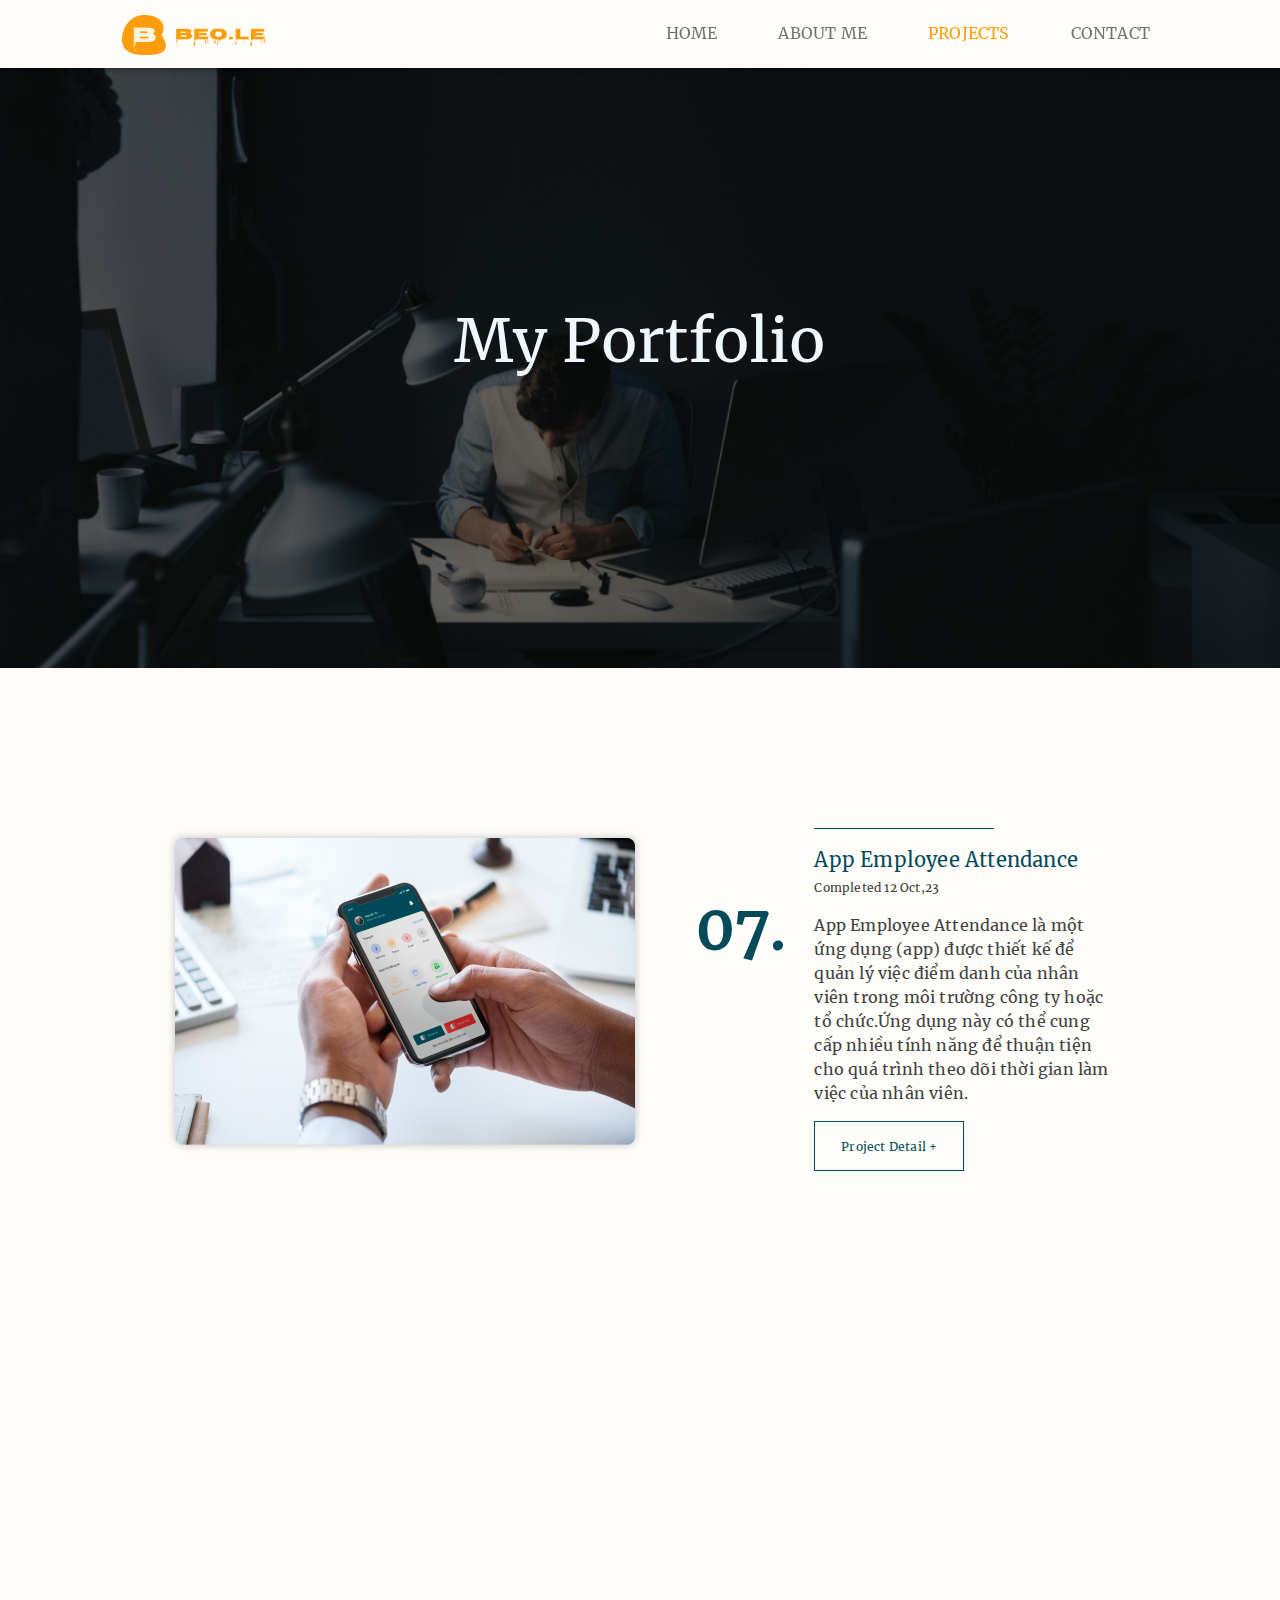
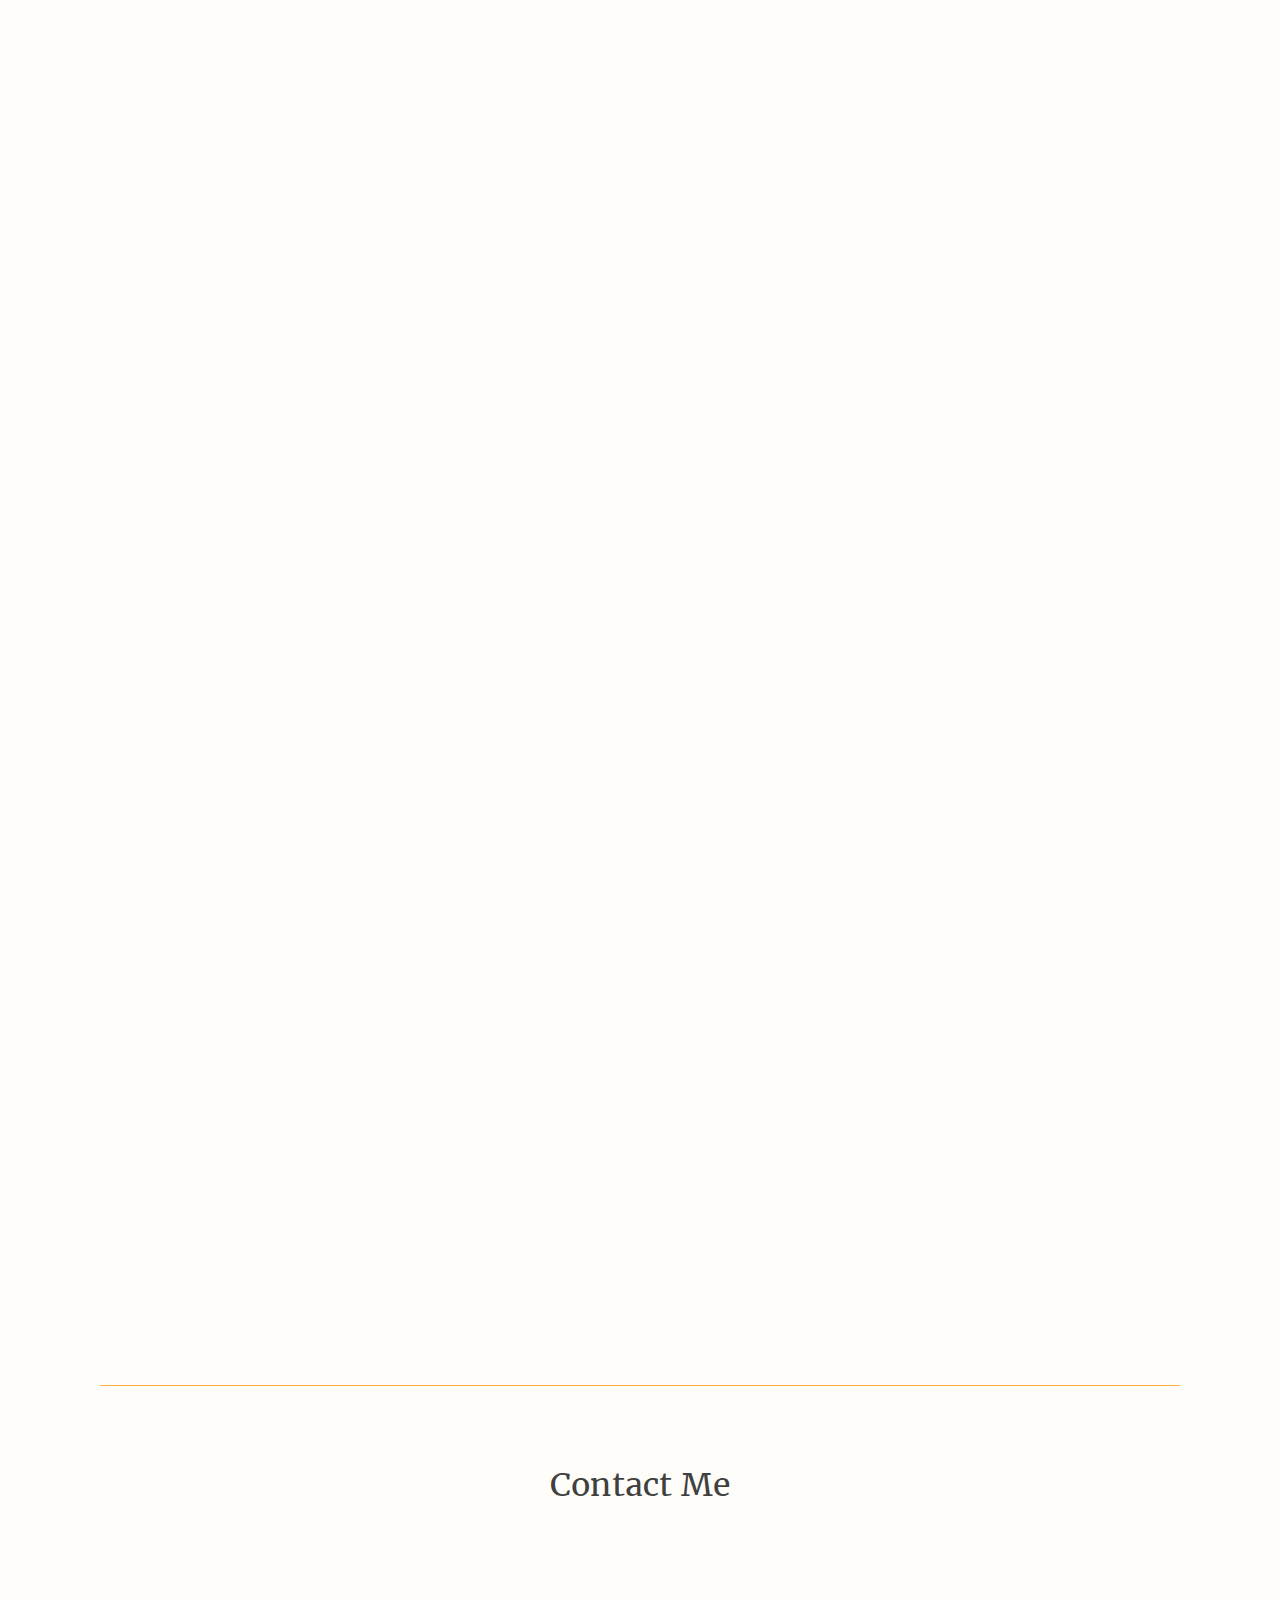
<file: portfolio.html>
<!DOCTYPE html>
<html lang="en">
    <head>
        <meta charset="UTF-8" />
        <meta http-equiv="X-UA-Compatible" content="IE=edge" />
        <meta name="viewport" content="width=device-width, initial-scale=1.0" />
        <link rel="stylesheet" href="css/bootstrap-reboot.min.css" />
        <link rel="stylesheet" href="css/bootstrap.min.css" />
        <link rel="stylesheet" href="css/portfolio.css" />
        <link rel="stylesheet" href="css/animate.css" />
        <title>Portfolio</title>
    </head>
    <body>
        <!-- Menu -->
        <section class="menu-section sticky-top">
            <div class="container">
                <div class="menu">
                    <nav class="navbar navbar-expand-lg navbar-light">
                        <div class="container">
                            <a class="navbar-brand" href="index.html">
                                <img src="img/logo/Logo.png" alt="" width="148" height="40" class="d-inline-block align-text-top" />
                            </a>
                            <button
                                class="navbar-toggler"
                                type="button"
                                data-bs-toggle="collapse"
                                data-bs-target="#navbarNav"
                                aria-controls="navbarNav"
                                aria-expanded="false"
                                aria-label="Toggle navigation"
                            >
                                <span class="navbar-toggler-icon"></span>
                            </button>
                            <div class="collapse navbar-collapse" id="navbarNav">
                                <ul class="navbar-nav hover">
                                    <li class="nav-item">
                                        <a class="nav-link" aria-current="page" href="index.html">HOME</a>
                                    </li>
                                    <li class="nav-item">
                                        <a class="nav-link" href="about.html">ABOUT ME</a>
                                    </li>
                                    <li class="nav-item">
                                        <a class="nav-link active" href="#">PROJECTS</a>
                                    </li>
                                    <li class="nav-item">
                                        <a class="nav-link" href="contact.html">CONTACT</a>
                                    </li>
                                </ul>
                            </div>
                        </div>
                    </nav>
                </div>
            </div>
        </section>

        <!-- end-Menu -->

        <!-- banner port -->
        <section class="banner-port-section">
            <div class="container til wow bounceIn" data-wow-duration="2s">
                <p>My Portfolio</p>
            </div>
        </section>
        <!-- end- banner port -->

        <!-- port section -->
        <section class="portfolio-section section-gap-top-about">
            <div class="container">
                <div class="portfolio">


                    <div class="row app-attendance mb-160 wow slideInLeft" data-wow-duration="2s">
                        <div class="col-12 col-md-5 col-lg-6">
                            <img class="img-port" src="img/portfolio/Atendance-Port.png" alt="" />
                        </div>
                        <div class="col-2">
                            <p class="number">07.</p>
                        </div>
                        <div class="col-md-5 col-lg-4 ctn">
                            <div class="line"></div>
                            <p class="til">App Employee Attendance</p>
                            <p class="til-time">Completed 12 Oct,23</p>
                            <p class="content">
                                App Employee Attendance là một ứng dụng (app) được thiết kế để quản lý việc điểm danh của nhân viên trong môi trường công ty hoặc tổ chức.Ứng dụng này có thể cung cấp nhiều tính năng để thuận tiện cho quá trình theo dõi thời gian làm việc của nhân viên.
                            </p>

                            <a class="btn-21" href="app-attendace.html">Project Detail +</a>
                        </div>
                    </div>



                    <div class="row ticket mb-160 wow slideInRight" data-wow-duration="2s">
                        <div class="col-2">
                            <p class="number">06.</p>
                        </div>
                        <div class="col-md-5 col-lg-4 ctn">
                            <div class="line"></div>
                            <p class="til">Ticket System Dashboard</p>
                            <p class="til-time">Completed 8 Oct,16</p>
                            <p class="content">
                                Hệ thống quản lý Ticket (Ticket System) là một công cụ của phần mềm chăm sóc khách hàng, giúp tư vấn viên quản lý các tương tác của khách hàng và phản hồi nhanh chóng cho khách hàng, đồng thời khách hàng của bạn cũng dễ dàng nhận được sự trợ giúp hơn.
                            </p>

                            <a class="btn-ticket" href="ticket.html"><span>Project Detail +</span></a>
                        </div>
                        <div class="col-12 col-md-5 col-lg-6">
                            <img class="img-port" src="img/portfolio/Ticket-port.png" alt="" />
                        </div>
                    </div>

                    <div class="row web-camp mb-160 wow slideInLeft" data-wow-duration="2s">
                        <div class="col-12 col-md-5 col-lg-6">
                            <img class="img-port" src="img/portfolio/Camp-port.png" alt="" />
                        </div>
                        <div class="col-2">
                            <p class="number">05.</p>
                        </div>
                        <div class="col-md-5 col-lg-4 ctn">
                            <div class="line"></div>
                            <p class="til">Travel Accessories Website</p>
                            <p class="til-time">Completed 22 Nov,23</p>
                            <p class="content">
                                “CAMP” là một nề tảng cửa hàng bán phụ kiện du lịch trực tuyến, Camp có một số cửa hàng ngoại tuyến. 
                            </p>

                            <a class="btn-101" href="Camp.html">Project Detail +</a>
                        </div>
                    </div>

                    <div class="row web-gym mb-160 wow slideInLeft" data-wow-duration="2s">
                        <div class="col-2">
                            <p class="number">04.</p>
                        </div>
                        <div class="col-md-5 col-lg-4 ctn">
                            <div class="line"></div>
                            <p class="til">E-commerce Website 3SGYM</p>
                            <p class="til-time">Completed 18 june,22</p>
                            <p class="content">
                                Nền tảng trực tuyến cung cấp các dịch vụ dành cho thể hình. Khách hàng có thể nghiên cứu các kiến thức cơ bản, chọn
                                các giáo án phù hợp, đồng hành cùng các huấn luyện viên cá nhân chuyên nghiệp.
                            </p>

                            <a class="btn-2" href="web-gym.html">Project Detail +</a>
                        </div>
                        <div class="col-12 col-md-5 col-lg-6">
                            <img class="img-port" src="img/portfolio/web-gym-port.png" alt="" />
                        </div>
                    </div>
                    

                    <div class="row landingpage mb-160 wow slideInLeft" data-wow-duration="2s">
                        <div class="col-12 col-md-5 col-lg-6">
                            <img class="img-port" src="img/portfolio/landing-port.png" alt="" />
                        </div>
                        <div class="col-2">
                            <p class="number">03.</p>
                        </div>
                        <div class="col-md-5 col-lg-4 ctn">
                            <div class="line"></div>
                            <p class="til">Garden Landing Page</p>
                            <p class="til-time">Completed 22 nov,22</p>
                            <p class="content">
                                Giới thiệu công việc phát triển và trồng cây như một phần của việc chăm sóc vườn. Các nhà làm vườn chuyên nghiệp lớn nhỏ trồng trong nhà kính hoặc ngoài vườn. Làm vườn có thể có mức chuyên nghiệp cao, trồng chỉ một loại cây trồng,
                            </p>

                            <a class="btn-5" href="landingpage-port.html">Project Detail +</a>
                        </div>
                    </div>



                  

                    <div class="row app mb-160 wow slideInRight" data-wow-duration="2s">
                        <div class="col-2">
                            <p class="number">02.</p>
                        </div>
                        <div class="col-md-5 col-lg-4 ctn">
                            <div class="line"></div>
                            <p class="til">DAO-NFT Website MlemDAO</p>
                            <p class="til-time">Completed 20 feb,23</p>
                            <p class="content">
                                DAO là viết tắt của thuật ngữ Decentralized Autonomous Organization, nghĩa là tổ chức tự trị phi tập trung. Không giống như các tổ chức lớn như Microsoft, Google có cơ quan lãnh đạo, DAO hoạt động hoàn toàn tự chủ và độc lập mà không cần cơ quan trung gian.
                            </p>

                            <a class="btn-11" href="mlemdao-port.html">Project Detail +</a>
                        </div>
                        <div class="col-12 col-md-5 col-lg-6">
                            <img class="img-port" src="img/portfolio/app-port.png" alt="" />
                        </div>
                    </div>


                    <div class="row web-cv mb-160 wow slideInRight" data-wow-duration="2s">
                        <div class="col-12 col-md-5 col-lg-6">
                            <img class="img-port" src="img/portfolio/cv-port.png" alt="" />
                        </div>
                        <div class="col-2">
                            <p class="number">01.</p>
                        </div>
                        <div class="col-md-5 col-lg-4 ctn">
                            <div class="line"></div>
                            <p class="til">Personal Website BeoLe</p>
                            <p class="til-time">Completed 7 may,22</p>
                            <p class="content">
                                Một trang web CV giới thiệu về thông tin cá nhân, chứa các portfolio project cá nhân nhằm mục đích giúp nhà tuyển dụng dễ dàng nắm bắt thông tin và kỹ năng của ứng cử viên.
                            </p>

                            <a class="btn-10" href="web-cv.html"><span>Project Detail +</span></a>
                        </div>
                    </div>
                    

                    


            

                    
                </div>
            </div>
        </section>
        <!-- end port-section -->

        <div class="container line-2"></div>
        <!-- Form contact -->

        <section class="form-contact-section section-gap-top">
            <div class="container">
                <div class="section-title text-center mb-80">
                    <h2 class="title">Contact Me</h2>
                </div>
                <div class="form-contact">
                    <div class="row">
                        <div class="col-12 col-md-6 col-lg-8 form wow slideInLeft" data-wow-duration="2s">
                            <p class="form-til">Message Me</p>
                            <div class="py-4">
                                <form id="contactForm">
                                    <div class="mb-3">
                                        <input class="form-control" id="name" type="text" placeholder="Your Name" />
                                    </div>

                                    <div class="mb-3">
                                        <input class="form-control" id="emailAddress" type="email" placeholder="Your Email" />
                                    </div>

                                    <div class="mb-3">
                                        <textarea
                                            class="form-control"
                                            id="message"
                                            type="text"
                                            placeholder="Message"
                                            style="height: 10rem"
                                        ></textarea>
                                    </div>

                                    <div class="d-grid">
                                        <a class="btn-10" href="#"><span>Send Message</span></a>
                                    </div>
                                </form>
                            </div>
                        </div>

                        <div class="col-12 col-md-6 col-lg-4 contact wow slideInRight" data-wow-duration="2s">
                            <p class="contact-til">Contact Info</p>

                            <p class="sub-til">Always Ready For Work , Feel Free To Contact Me !</p>

                            <div class="col-12">
                                <div class="info">
                                    <div class="col-2 icon-contact">
                                        <img src="img/icon/icon-park-solid_avatar.png" />
                                        <img src="img/icon/carbon_location-filled.png" />
                                        <img src="img/icon/bxs_phone.png" />
                                        <img src="img/icon/fluent_mail-24-filled.png" />
                                    </div>
                                    <div class="col-2">
                                        <div class="line"></div>
                                    </div>
                                    <div class="col-8">
                                        <div class="info-contact">
                                            <p class="til-info">Name</p>
                                            <p>Lê Trương Tấn</p>
                                        </div>
                                        <div class="info-contact">
                                            <p class="til-info">Location</p>
                                            <p>Tp. Hồ Chí Minh</p>
                                        </div>
                                        <div class="info-contact">
                                            <p class="til-info">Call Me</p>
                                            <p>0768835113</p>
                                        </div>
                                        <div class="info-contact">
                                            <p class="til-info">My Email</p>
                                            <p>Tanle240796@Gmail.com</p>
                                        </div>
                                    </div>
                                </div>
                            </div>
                        </div>
                    </div>
                </div>
            </div>
        </section>

        <!-- end form contact -->

        <section class="footer-section section-gap-top">
            <div class="container icon-footer wow bounceIn" data-wow-duration="2s">
                <a href="https://www.facebook.com/profile.php?id=100071644967034"><img src="img/icon-footer/fb.png" alt="" /></a>
                <a href=""><img src="img/icon-footer/link.png" alt="" /></a>
                <a href=""><img src="img/icon-footer/be.png" alt="" /></a>
                <a href=""><img src="img/icon-footer/in.png" alt="" /></a>
            </div>
        </section>

        <script src="js/bootstrap.min.js"></script>
        <script src="js/wow.js"></script>
        <script>
            wow = new WOW({
                boxClass: "wow", // default
                animateClass: "animated", // default
                offset: 0, // default
                mobile: true, // default
                live: true, // default
            })
            wow.init()
        </script>
    </body>
</html>
</file>
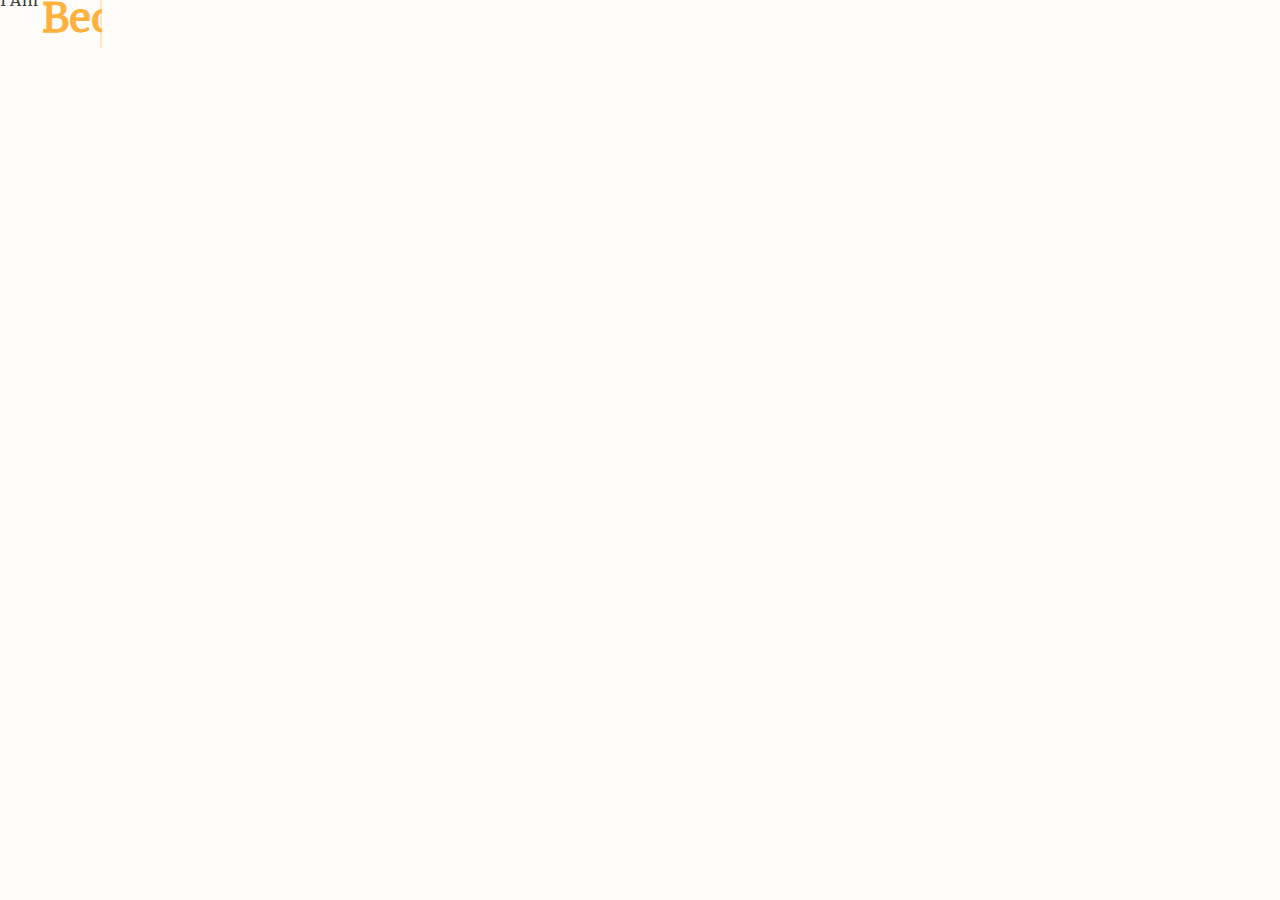
<file: test.html>
<!DOCTYPE html>
<html lang="en">
    <head>
        <meta charset="UTF-8" />
        <meta http-equiv="X-UA-Compatible" content="IE=edge" />
        <meta name="viewport" content="width=device-width, initial-scale=1.0" />
        <link rel="stylesheet" href="css/bootstrap-reboot.min.css" />
        <link rel="stylesheet" href="css/bootstrap.min.css" />
        <link rel="stylesheet" href="css/test.css" />
        <title>test</title>
    </head>
    <body>

        <div class="cd-headline clip is-full-width">
            <span class="Iam">I Am </span>
            <span class="cd-words-wrapper" style="width: 60px">
                <b class="is-visible">Beo</b>
                <b class="is-hidden"> UI/UX Designer</b>
            </span>
        </div>

        

        <script src="js/bootstrap.min.js"></script>
        <script>
            initHeadline()

function initHeadline() {
    //insert <i> element for each letter of a changing word
    singleLetters($(".cd-headline.letters").find("b"))
    //initialise headline animation
    animateHeadline($(".cd-headline"))
}

function singleLetters($words) {
    $words.each(function () {
        var word = $(this),
            letters = word.text().split(""),
            selected = word.hasClass("is-visible")
        for (i in letters) {
            if (word.parents(".rotate-2").length > 0) letters[i] = "<em>" + letters[i] + "</em>"
            letters[i] = selected ? '<i class="in">' + letters[i] + "</i>" : "<i>" + letters[i] + "</i>"
        }
        var newLetters = letters.join("")
        word.html(newLetters).css("opacity", 1)
    })
}

function animateHeadline($headlines) {
    var duration = animationDelay
    $headlines.each(function () {
        var headline = $(this)

        if (headline.hasClass("loading-bar")) {
            duration = barAnimationDelay
            setTimeout(function () {
                headline.find(".cd-words-wrapper").addClass("is-loading")
            }, barWaiting)
        } else if (headline.hasClass("clip")) {
            var spanWrapper = headline.find(".cd-words-wrapper"),
                newWidth = spanWrapper.width() + 10
            spanWrapper.css("width", newWidth)
        } else if (!headline.hasClass("type")) {
            //assign to .cd-words-wrapper the width of its longest word
            var words = headline.find(".cd-words-wrapper b"),
                width = 0
            words.each(function () {
                var wordWidth = $(this).width()
                if (wordWidth > width) width = wordWidth
            })
            headline.find(".cd-words-wrapper").css("width", width)
        }

        //trigger animation
        setTimeout(function () {
            hideWord(headline.find(".is-visible").eq(0))
        }, duration)
    })
}

function hideWord($word) {
    var nextWord = takeNext($word)

    if ($word.parents(".cd-headline").hasClass("type")) {
        var parentSpan = $word.parent(".cd-words-wrapper")
        parentSpan.addClass("selected").removeClass("waiting")
        setTimeout(function () {
            parentSpan.removeClass("selected")
            $word.removeClass("is-visible").addClass("is-hidden").children("i").removeClass("in").addClass("out")
        }, selectionDuration)
        setTimeout(function () {
            showWord(nextWord, typeLettersDelay)
        }, typeAnimationDelay)
    } else if ($word.parents(".cd-headline").hasClass("letters")) {
        var bool = $word.children("i").length >= nextWord.children("i").length ? true : false
        hideLetter($word.find("i").eq(0), $word, bool, lettersDelay)
        showLetter(nextWord.find("i").eq(0), nextWord, bool, lettersDelay)
    } else if ($word.parents(".cd-headline").hasClass("clip")) {
        $word.parents(".cd-words-wrapper").animate(
            {
                width: "2px",
            },
            revealDuration,
            function () {
                switchWord($word, nextWord)
                showWord(nextWord)
            }
        )
    } else if ($word.parents(".cd-headline").hasClass("loading-bar")) {
        $word.parents(".cd-words-wrapper").removeClass("is-loading")
        switchWord($word, nextWord)
        setTimeout(function () {
            hideWord(nextWord)
        }, barAnimationDelay)
        setTimeout(function () {
            $word.parents(".cd-words-wrapper").addClass("is-loading")
        }, barWaiting)
    } else {
        switchWord($word, nextWord)
        setTimeout(function () {
            hideWord(nextWord)
        }, animationDelay)
    }
}

function showWord($word, $duration) {
    if ($word.parents(".cd-headline").hasClass("type")) {
        showLetter($word.find("i").eq(0), $word, false, $duration)
        $word.addClass("is-visible").removeClass("is-hidden")
    } else if ($word.parents(".cd-headline").hasClass("clip")) {
        $word.parents(".cd-words-wrapper").animate(
            {
                width: $word.width() + 10,
            },
            revealDuration,
            function () {
                setTimeout(function () {
                    hideWord($word)
                }, revealAnimationDelay)
            }
        )
    }
}

function hideLetter($letter, $word, $bool, $duration) {
    $letter.removeClass("in").addClass("out")

    if (!$letter.is(":last-child")) {
        setTimeout(function () {
            hideLetter($letter.next(), $word, $bool, $duration)
        }, $duration)
    } else if ($bool) {
        setTimeout(function () {
            hideWord(takeNext($word))
        }, animationDelay)
    }

    if ($letter.is(":last-child") && $("html").hasClass("no-csstransitions")) {
        var nextWord = takeNext($word)
        switchWord($word, nextWord)
    }
}

function showLetter($letter, $word, $bool, $duration) {
    $letter.addClass("in").removeClass("out")

    if (!$letter.is(":last-child")) {
        setTimeout(function () {
            showLetter($letter.next(), $word, $bool, $duration)
        }, $duration)
    } else {
        if ($word.parents(".cd-headline").hasClass("type")) {
            setTimeout(function () {
                $word.parents(".cd-words-wrapper").addClass("waiting")
            }, 200)
        }
        if (!$bool) {
            setTimeout(function () {
                hideWord($word)
            }, animationDelay)
        }
    }
}

function takeNext($word) {
    return !$word.is(":last-child") ? $word.next() : $word.parent().children().eq(0)
}

function takePrev($word) {
    return !$word.is(":first-child") ? $word.prev() : $word.parent().children().last()
}

function switchWord($oldWord, $newWord) {
    $oldWord.removeClass("is-visible").addClass("is-hidden")
    $newWord.removeClass("is-hidden").addClass("is-visible")
}
})
</script>
        </script>
    </body>

    <!-- Extra small	None	<576px
Small	sm	≥576px
Medium	md	≥768px
Large	lg	≥992px
Extra large	xl	≥1200px
Extra extra large	xxl	≥1400px -->
</html>
</file>
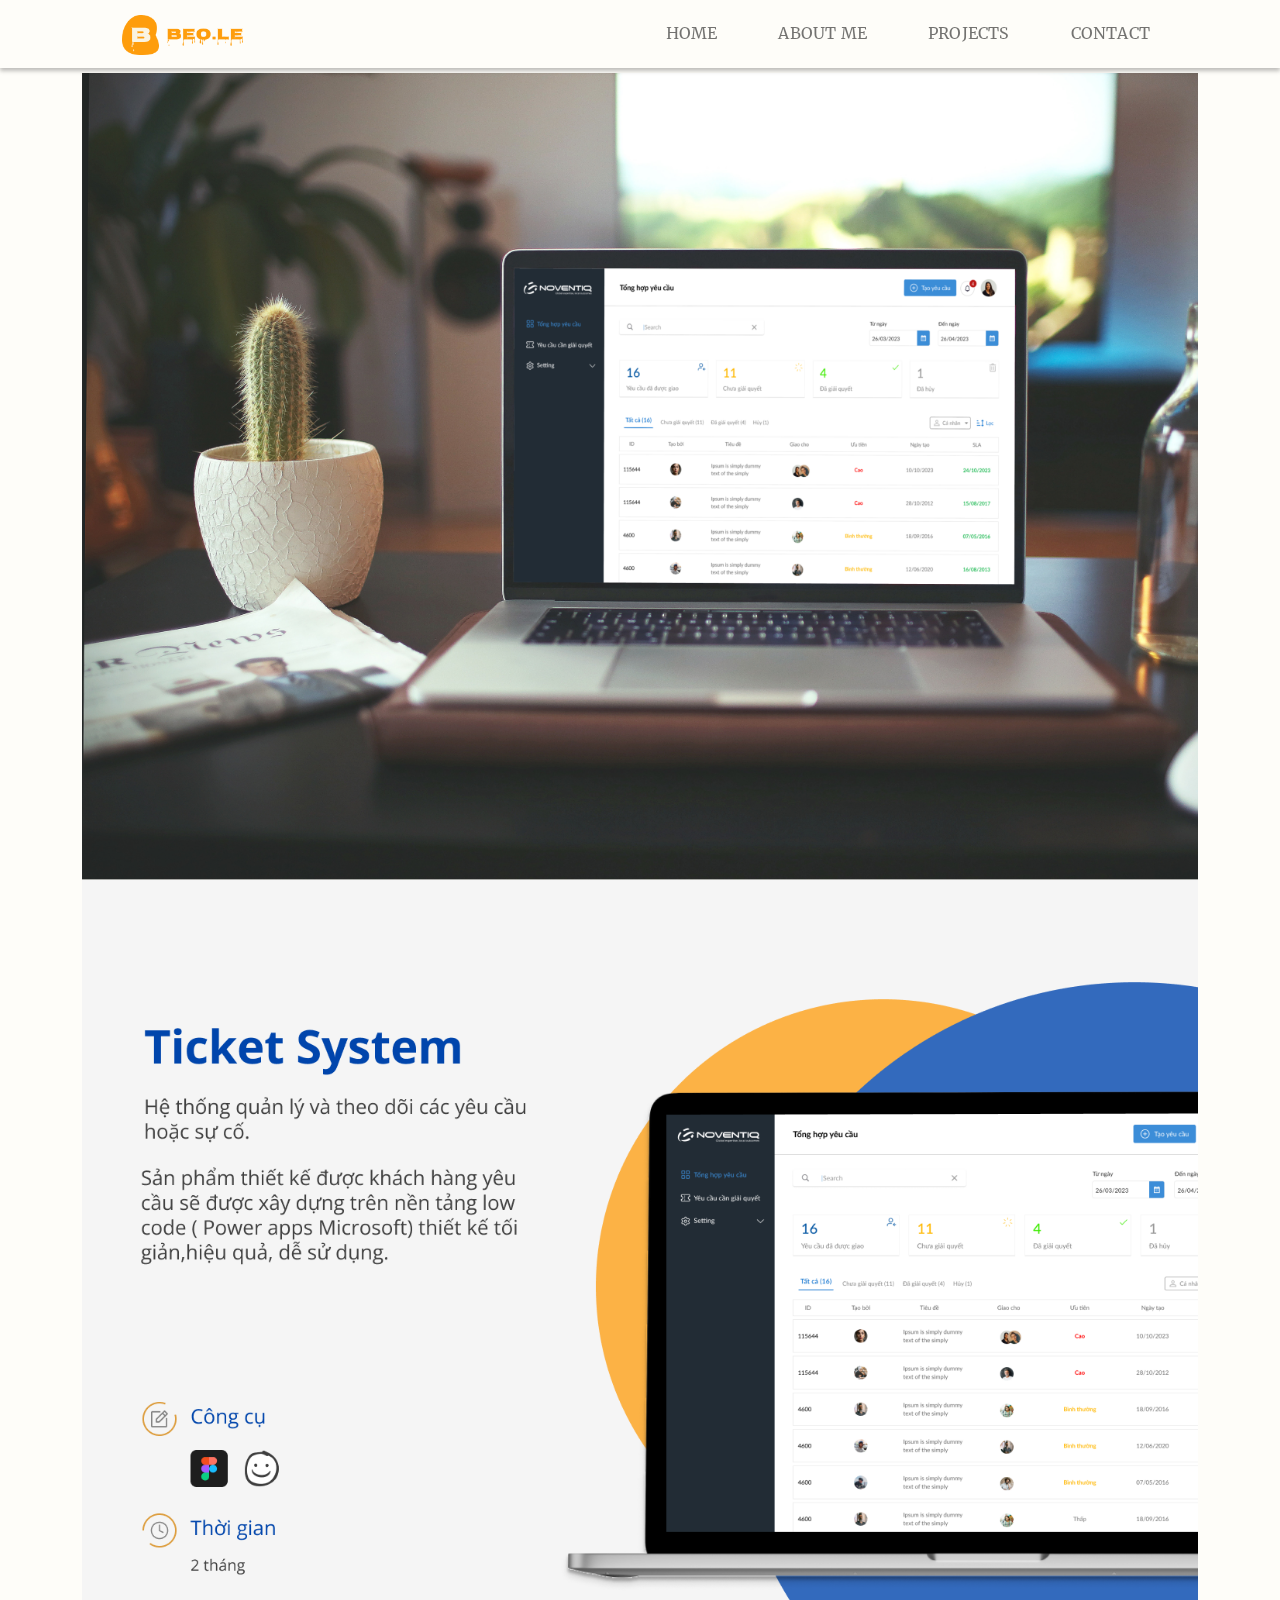
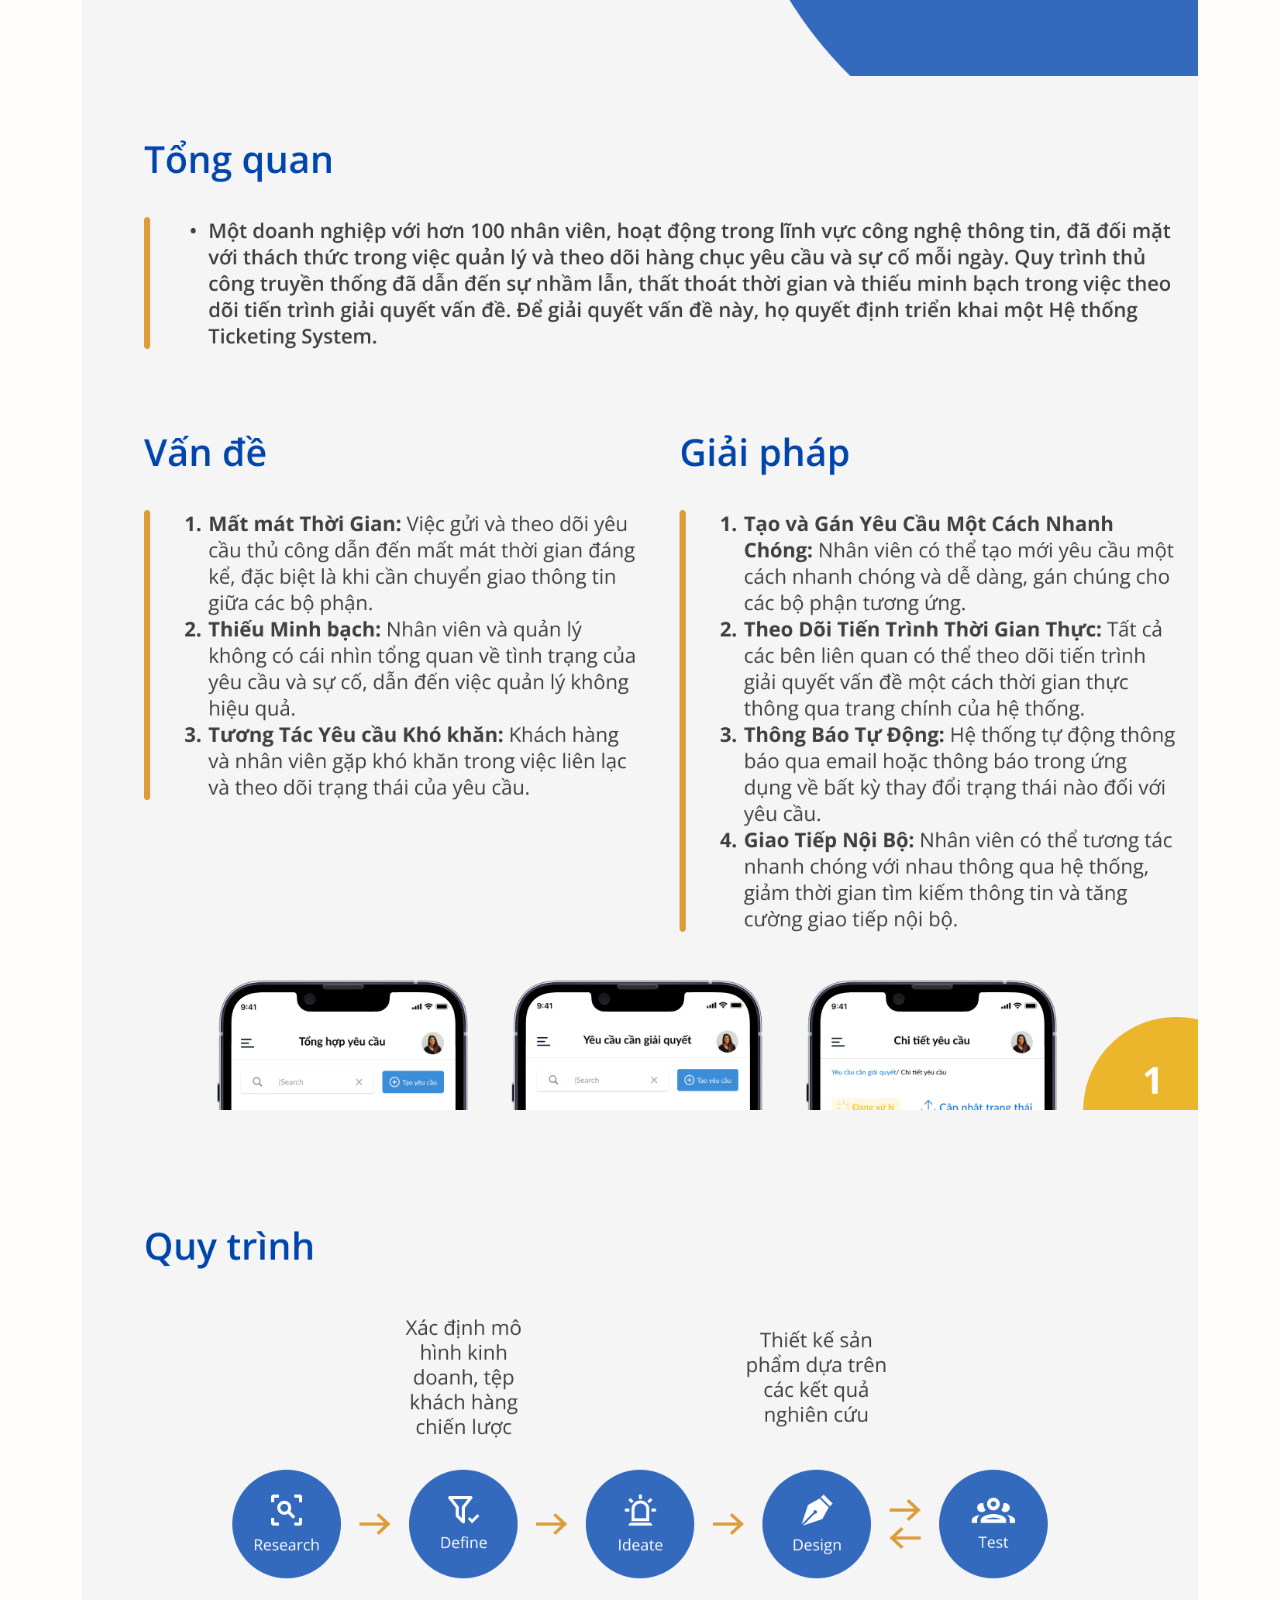
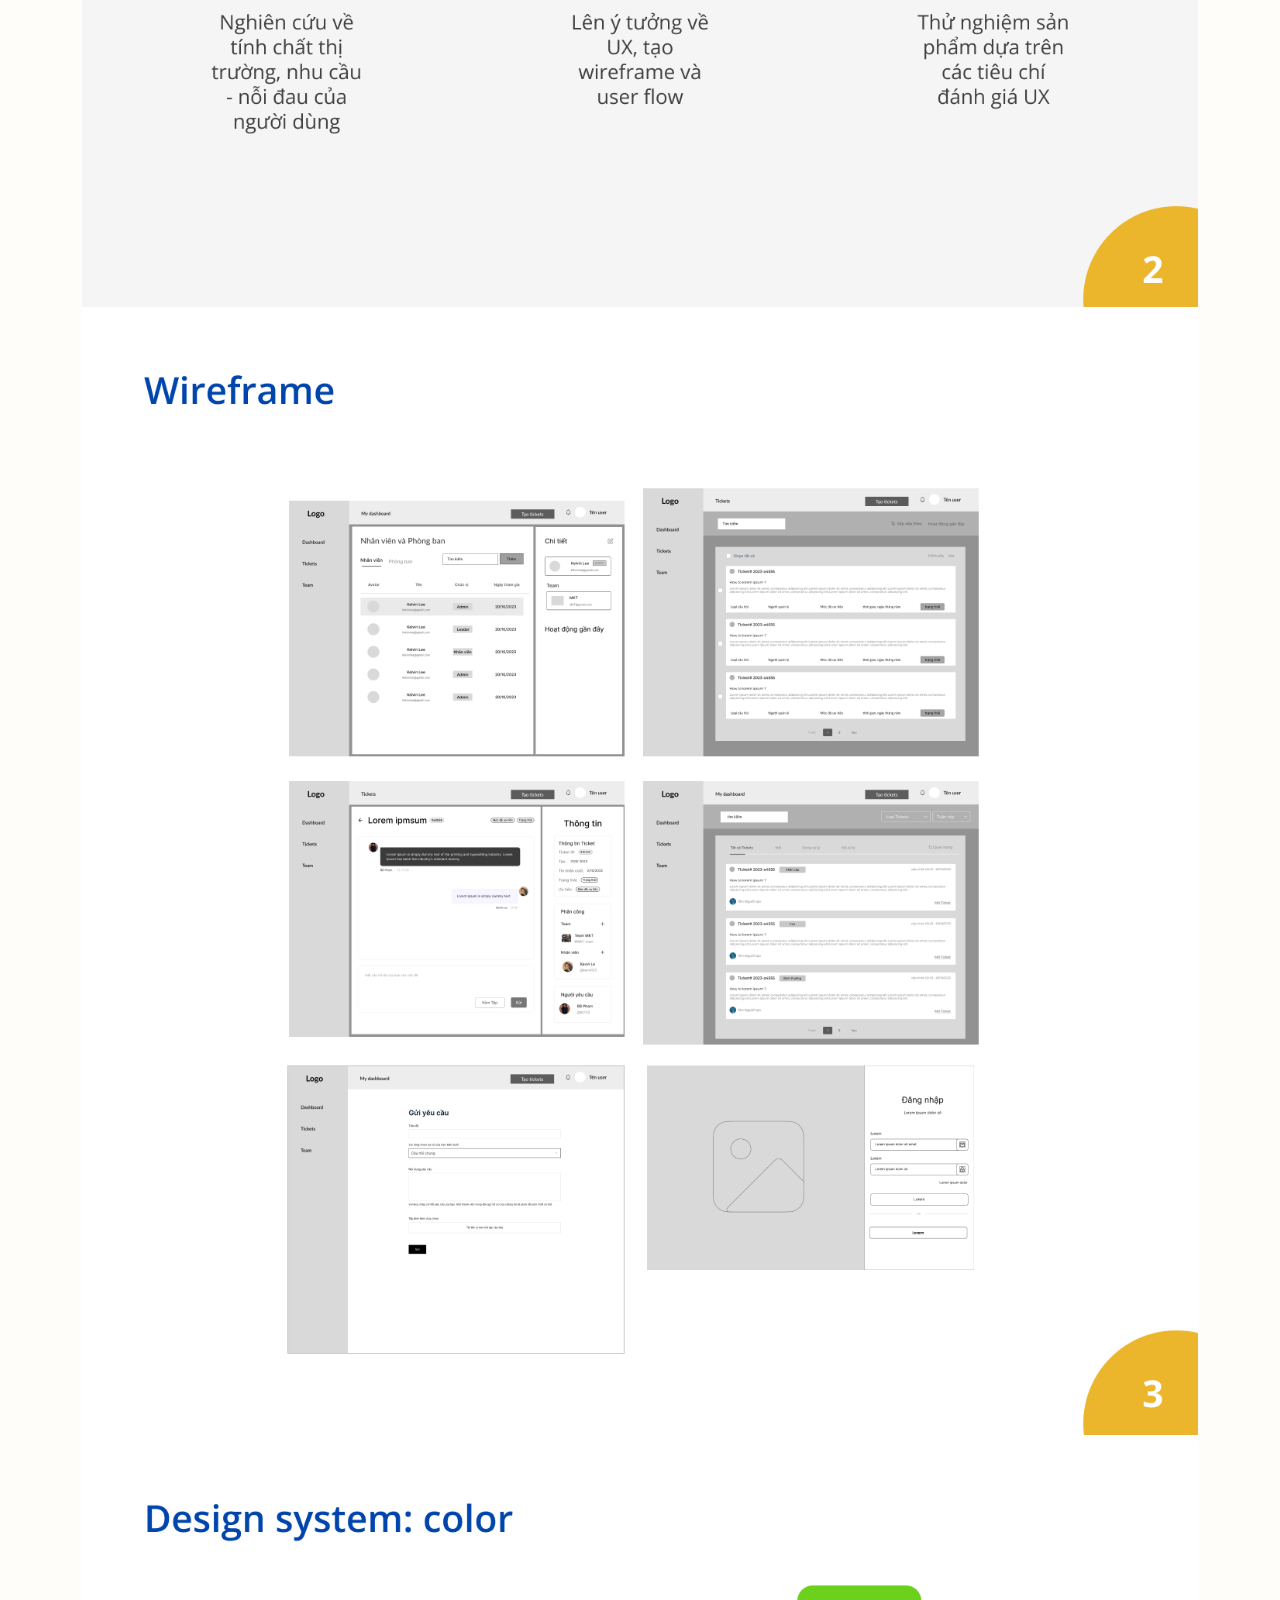
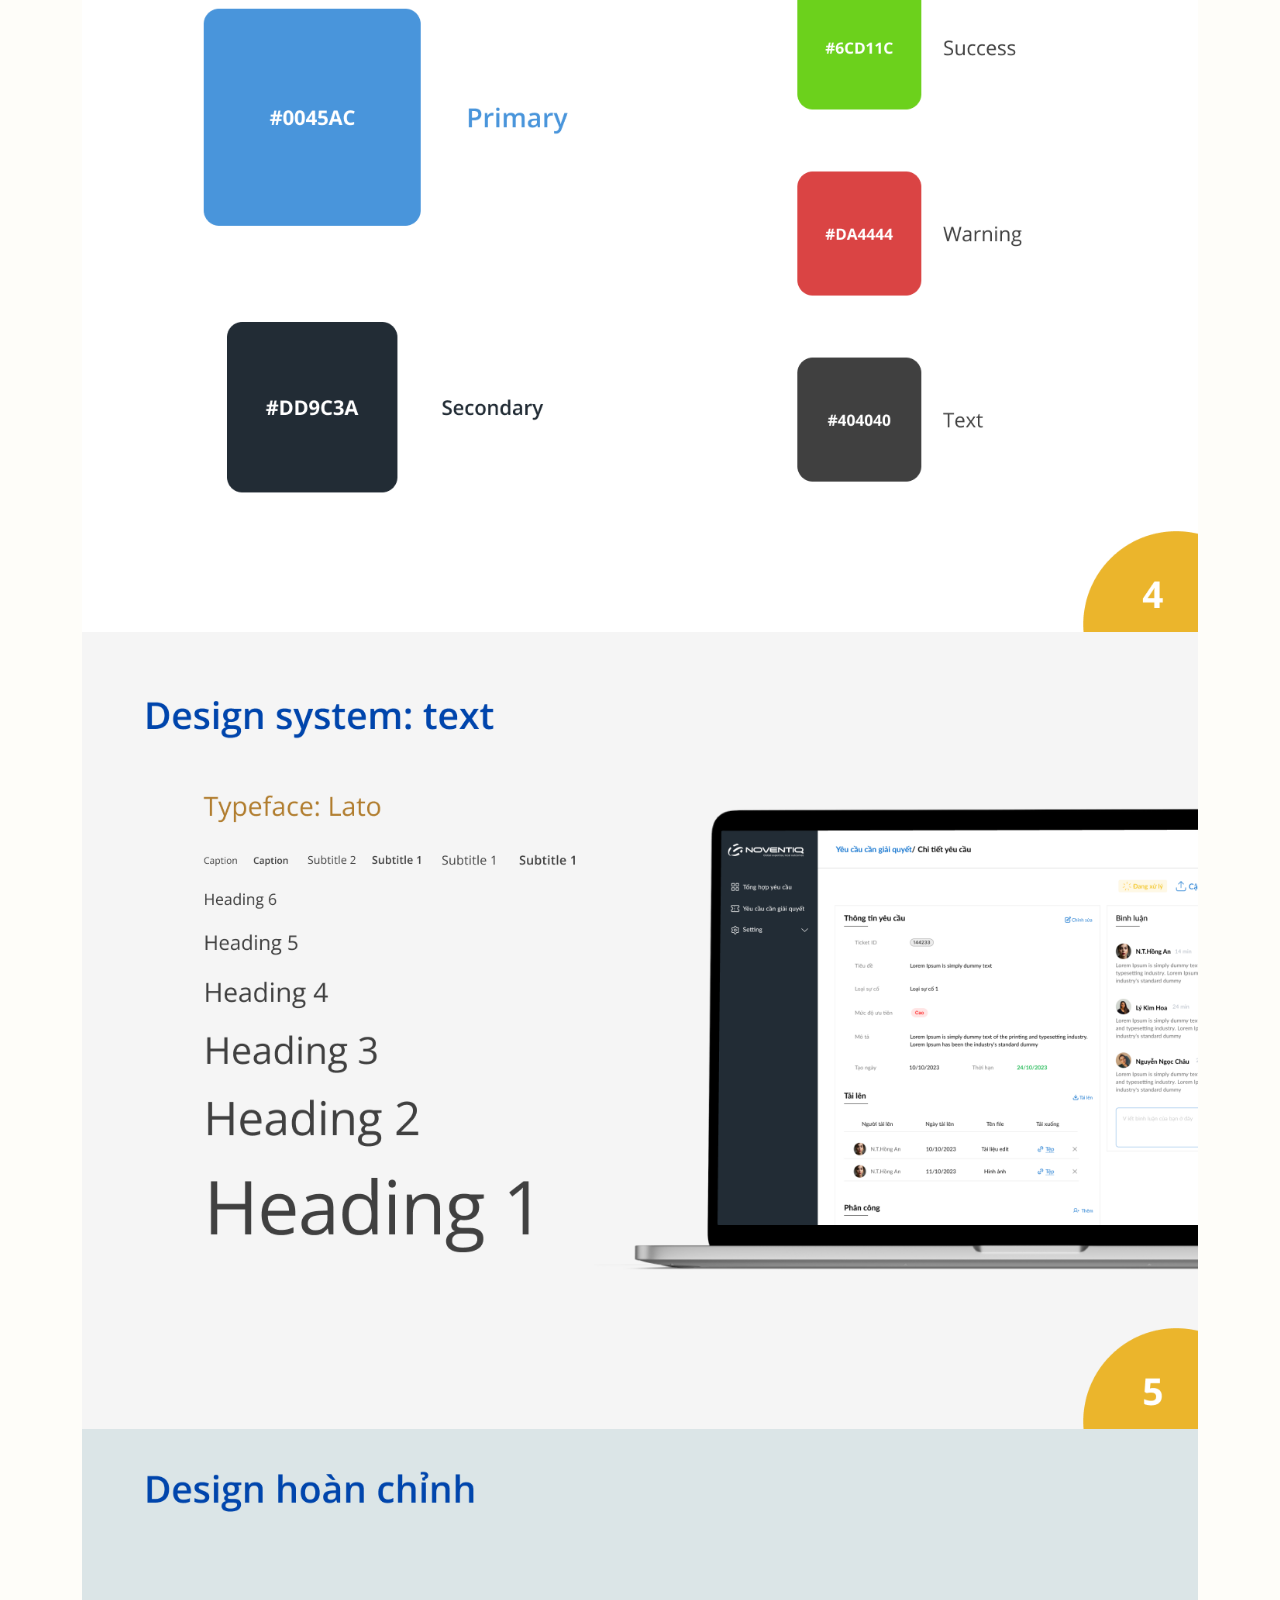
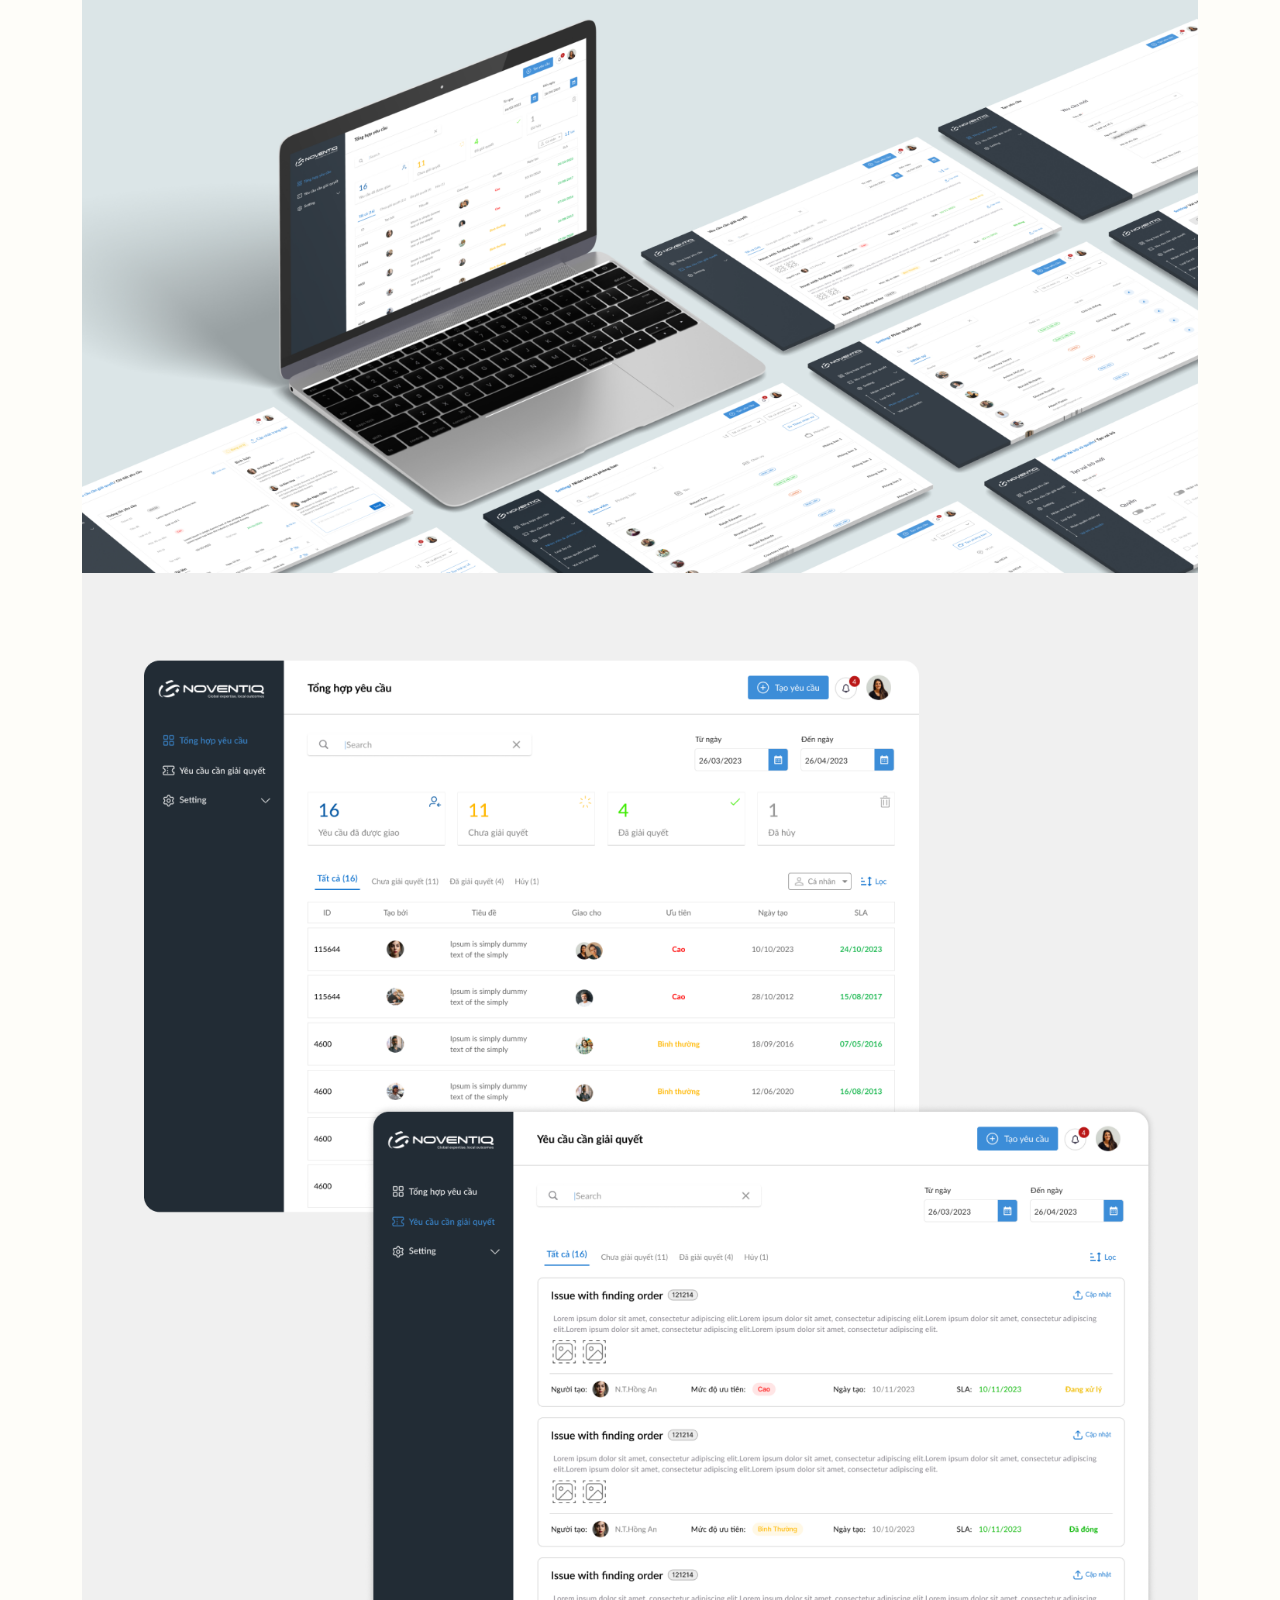
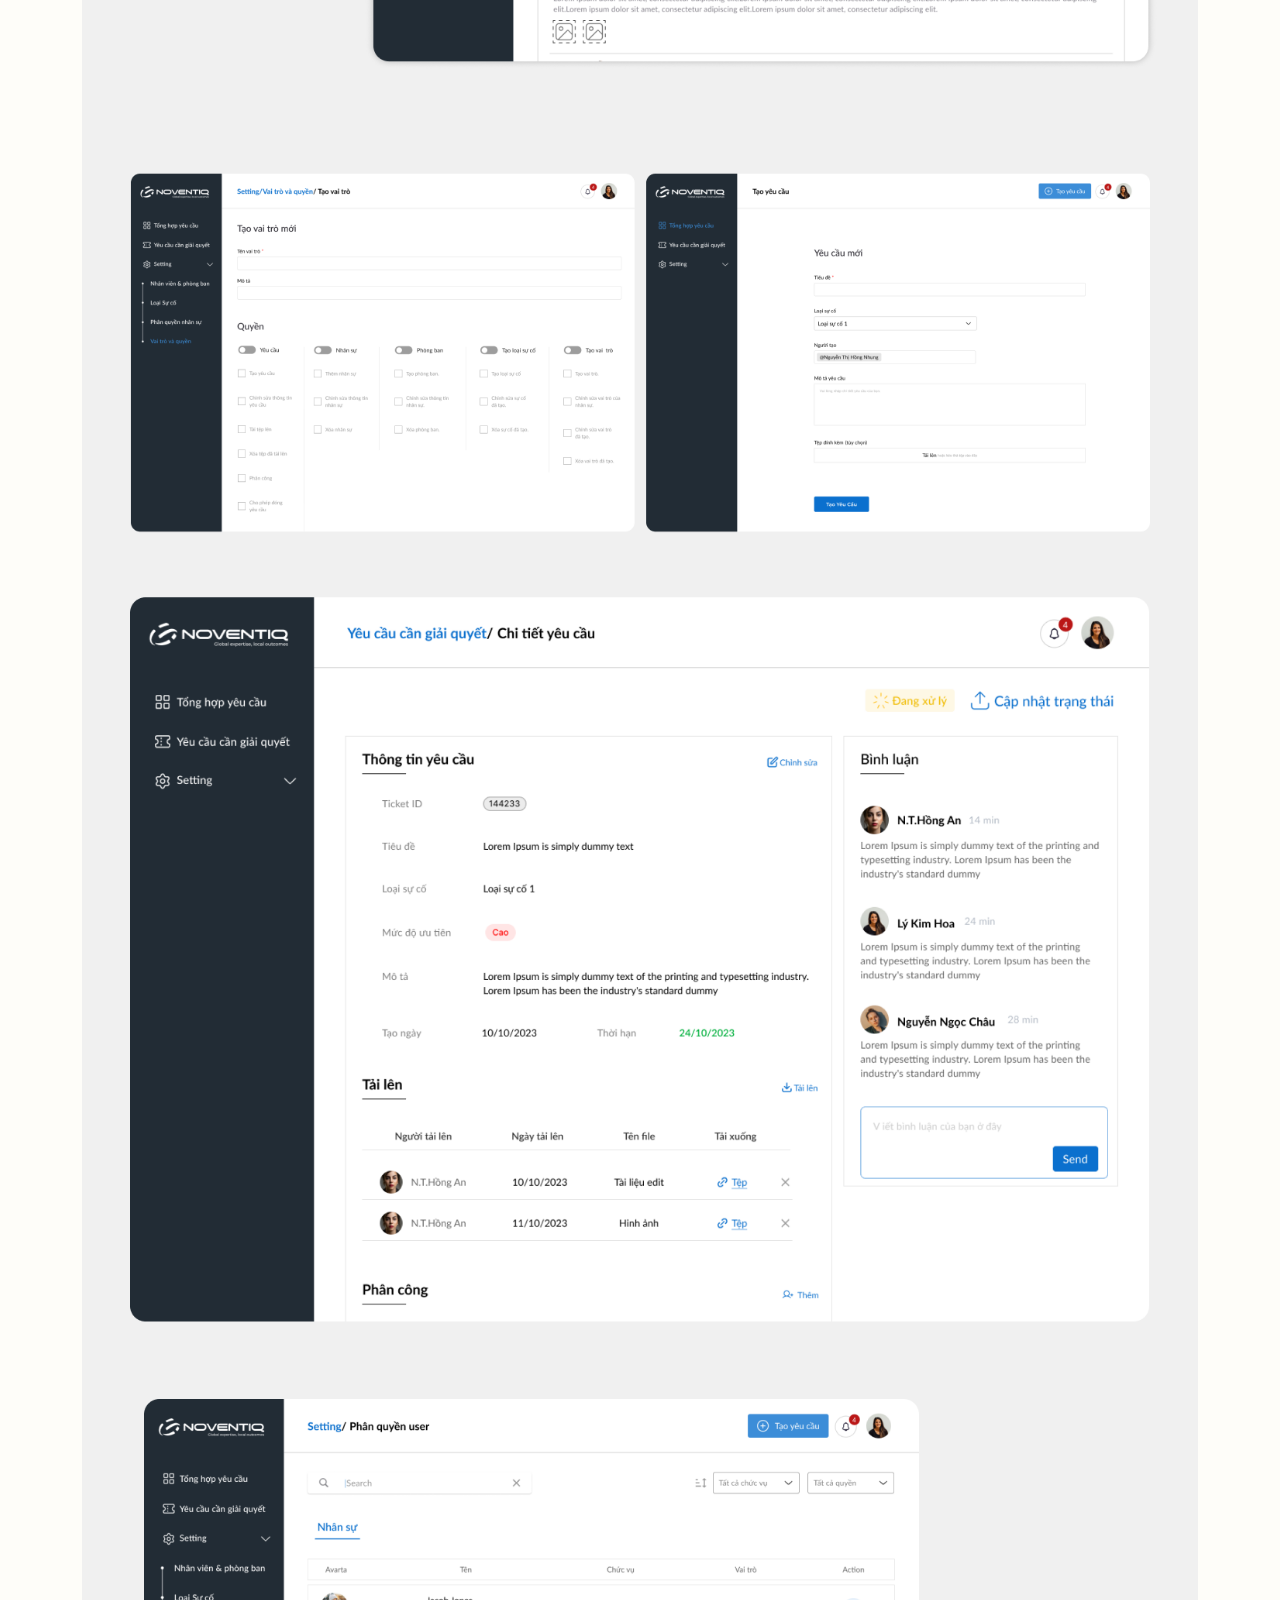
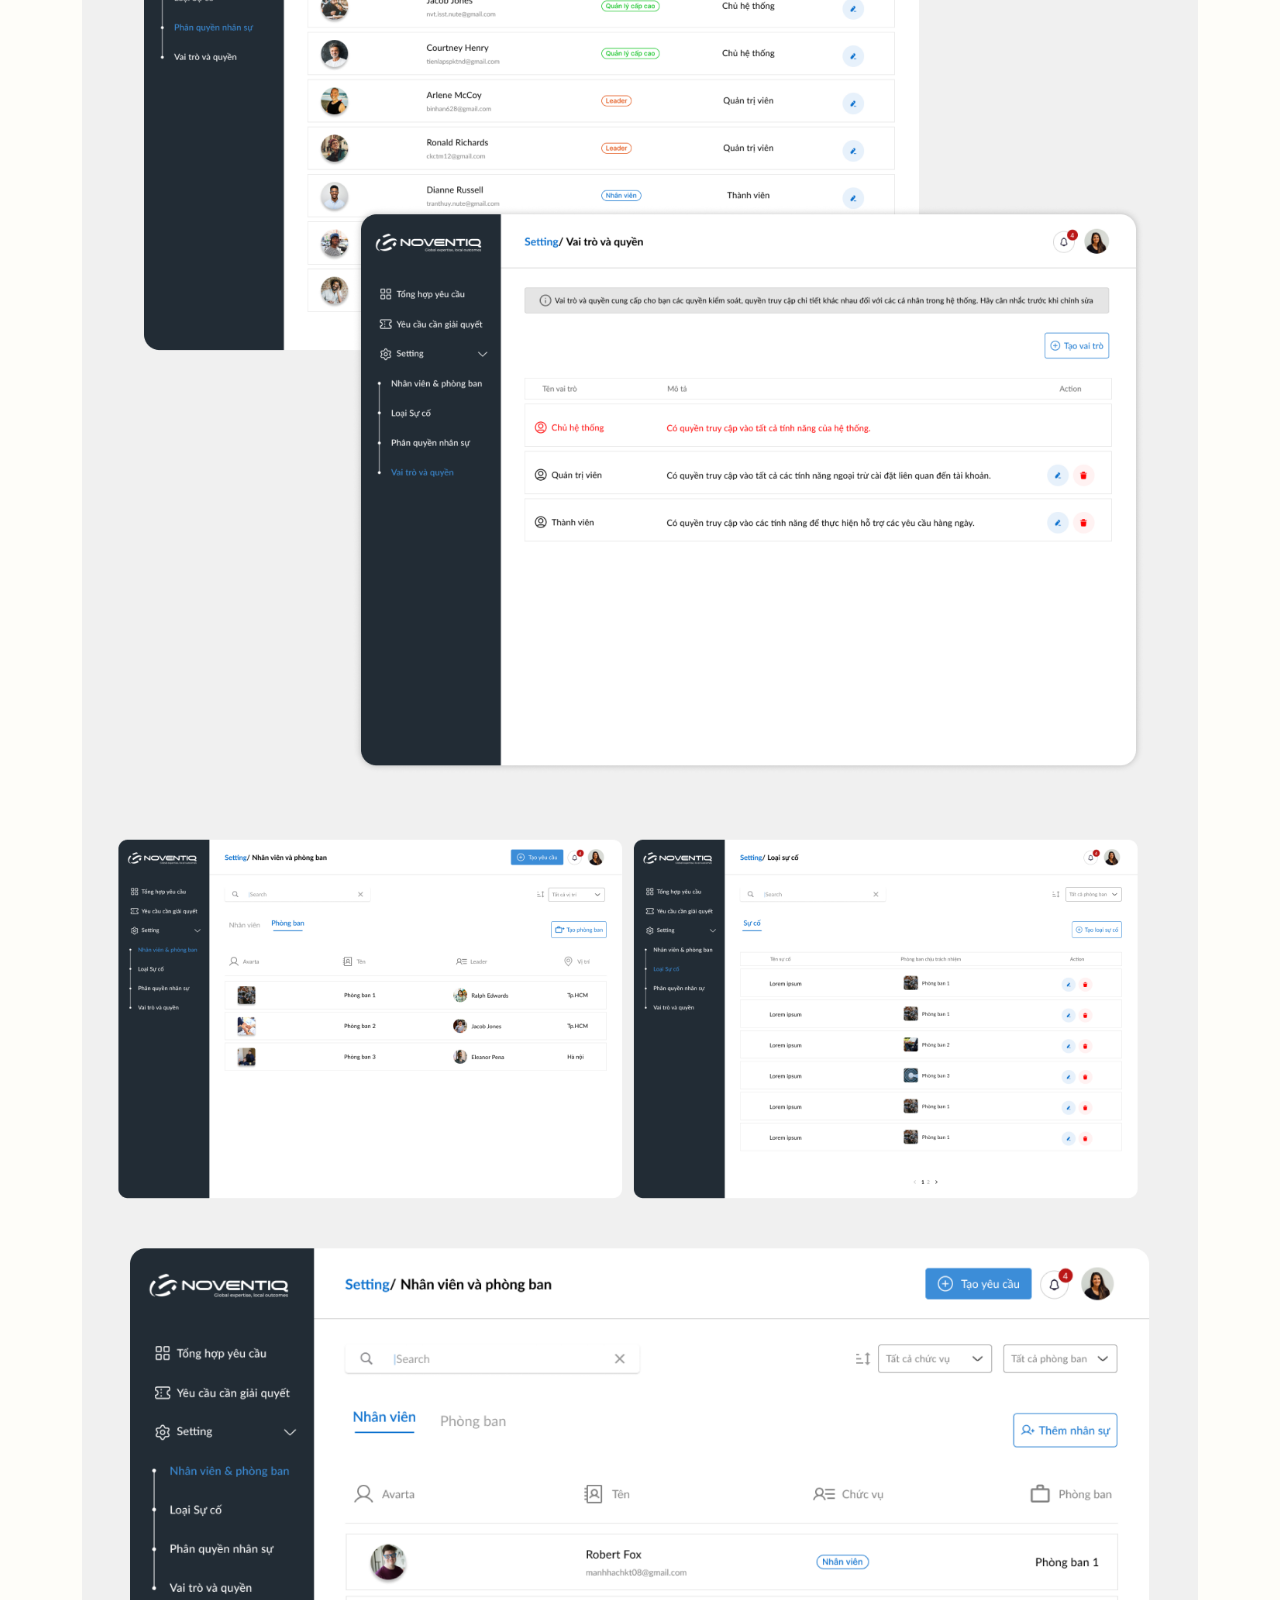
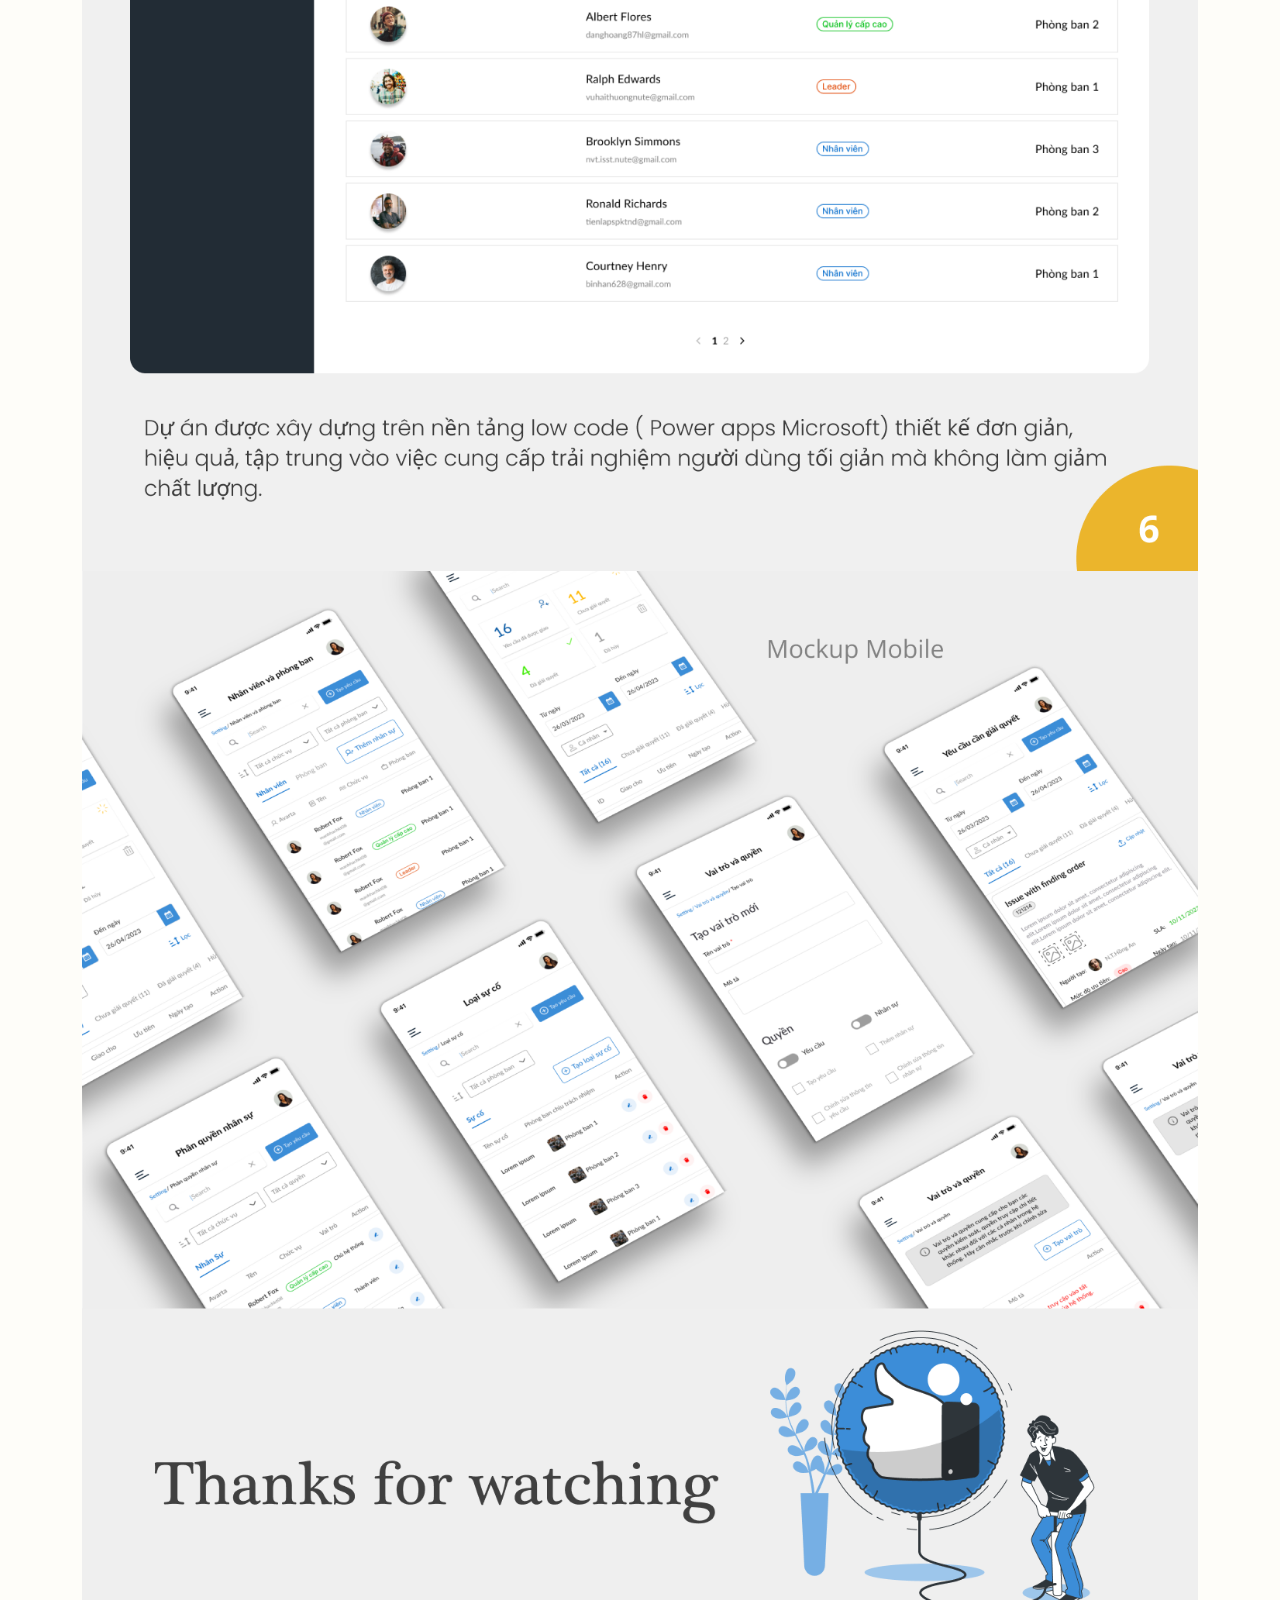
<file: ticket.html>
<!DOCTYPE html>
<html lang="en">
    <head>
        <meta charset="UTF-8" />
        <meta http-equiv="X-UA-Compatible" content="IE=edge" />
        <meta name="viewport" content="width=device-width, initial-scale=1.0" />
        <link rel="stylesheet" href="css/bootstrap-reboot.min.css" />
        <link rel="stylesheet" href="css/bootstrap.min.css" />
        <link rel="stylesheet" href="css/web-gym.css" />
        <title>Portfolio Web-3sGym</title>
    </head>
    <body>
        <!-- Menu -->
        <section class="menu-section sticky-top">
            <div class="container">
                <div class="menu">
                    <nav class="navbar navbar-expand-lg navbar-light">
                        <div class="container">
                            <a class="navbar-brand" href="index.html">
                                <img src="img/logo/Logo.png" alt="" width="148" height="40" class="d-inline-block align-text-top" />
                            </a>
                            <button
                                class="navbar-toggler"
                                type="button"
                                data-bs-toggle="collapse"
                                data-bs-target="#navbarNav"
                                aria-controls="navbarNav"
                                aria-expanded="false"
                                aria-label="Toggle navigation"
                            >
                                <span class="navbar-toggler-icon"></span>
                            </button>
                            <div class="collapse navbar-collapse" id="navbarNav">
                                <ul class="navbar-nav hover">
                                    <li class="nav-item">
                                        <a class="nav-link" aria-current="page" href="index.html">HOME</a>
                                    </li>
                                    <li class="nav-item">
                                        <a class="nav-link" href="about.html">ABOUT ME</a>
                                    </li>
                                    <li class="nav-item">
                                        <a class="nav-link" href="portfolio.html">PROJECTS</a>
                                    </li>
                                    <li class="nav-item">
                                        <a class="nav-link" href="contact.html">CONTACT</a>
                                    </li>
                                </ul>
                            </div>
                        </div>
                    </nav>
                </div>
            </div>
        </section>

        <!-- end-Menu -->

        <section>
            <div class="container">
                <div class="port">
                    <img src="img/port ticket/1.png" alt="" />
                    <img src="img/port ticket/2.png" alt="" />
                    <img src="img/port ticket/3.png" alt="" />
                    <img src="img/port ticket/4.png" alt="" />
                    <img src="img/port ticket/5.png" alt="" />
                    <img src="img/port ticket/6.png" alt="" />
                    <img src="img/port ticket/7.png" alt="" />
                    <img src="img/port ticket/8.png" alt="" />
                    <img src="img/port ticket/9.png" alt="" />
                    <img src="img/port ticket/10.png" alt="" />
                    <img src="img/port ticket/11.png" alt="" />
                    <img src="img/port ticket/12.png" alt="" />
                    <img src="img/port ticket/13.png" alt="" />
                    
                </div>
            </div>
        </section>

        <script src="js/bootstrap.min.js"></script>
    </body>
</html>
</file>
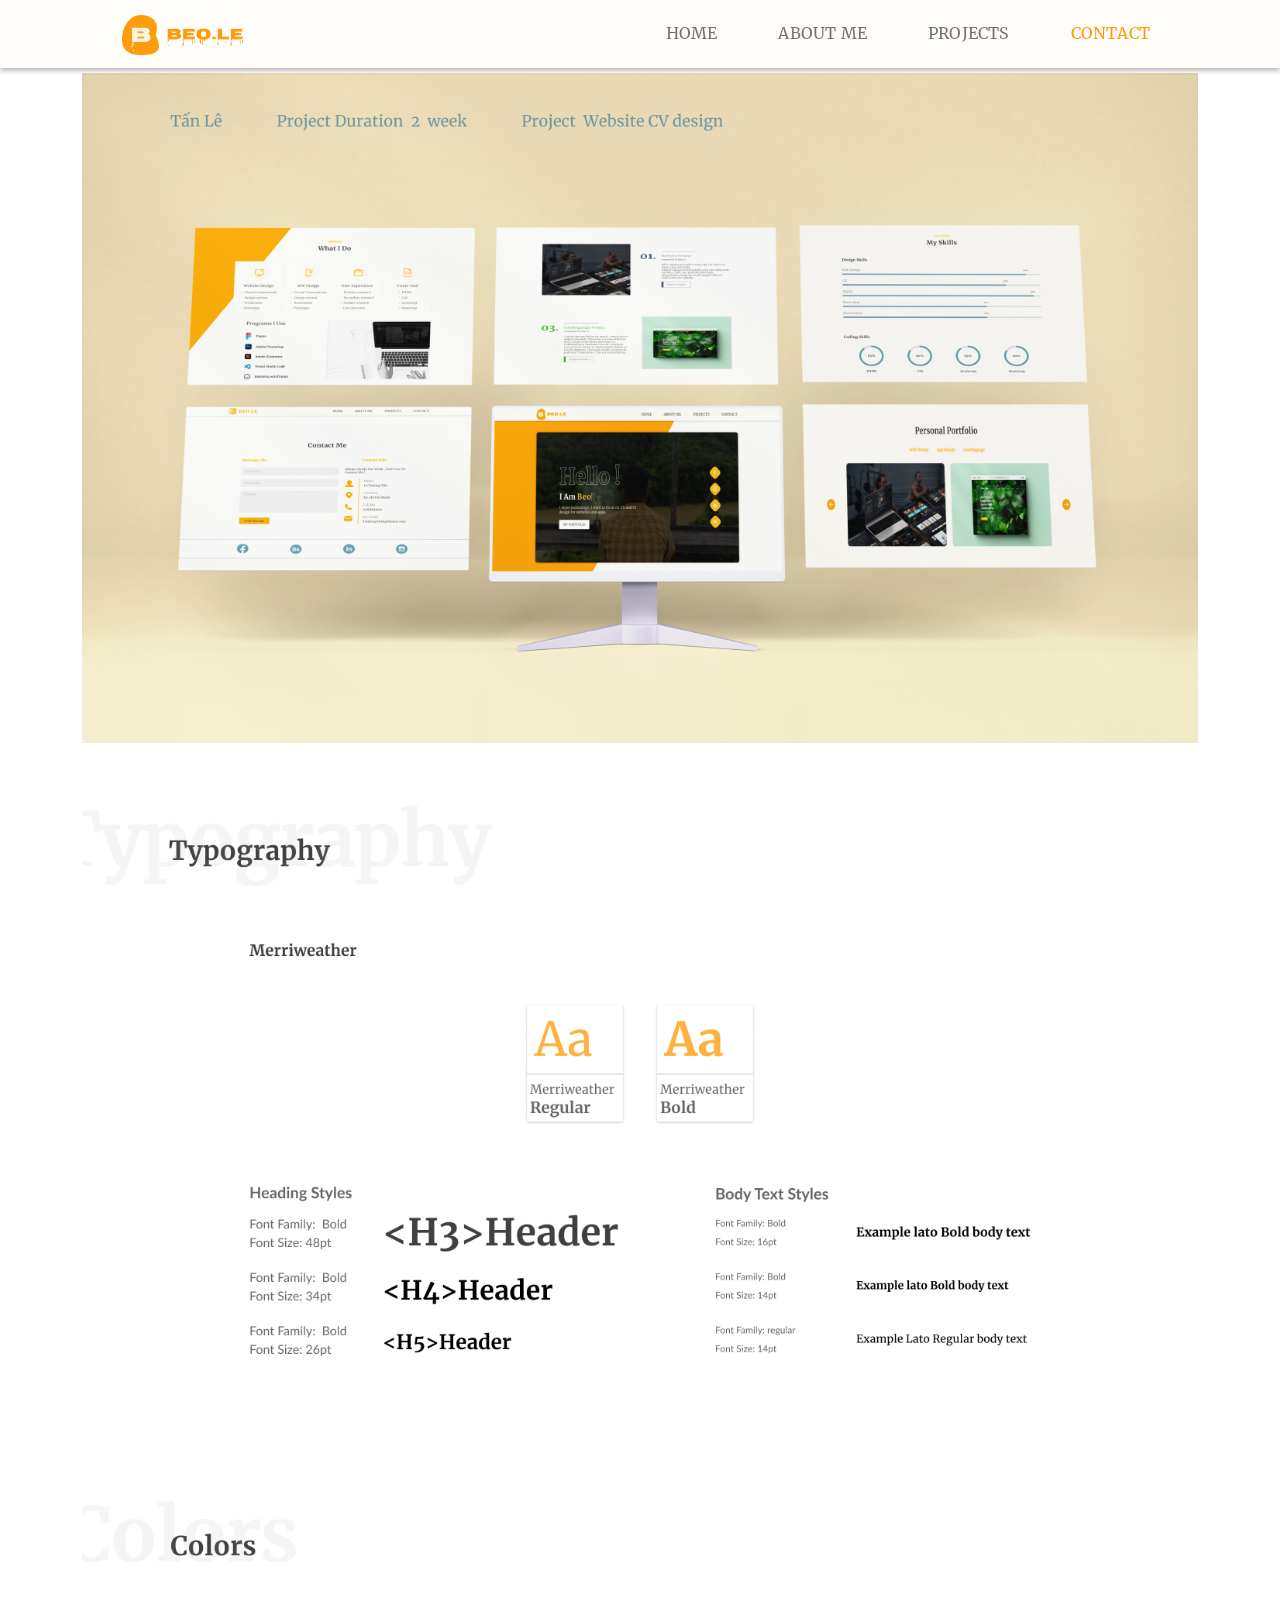
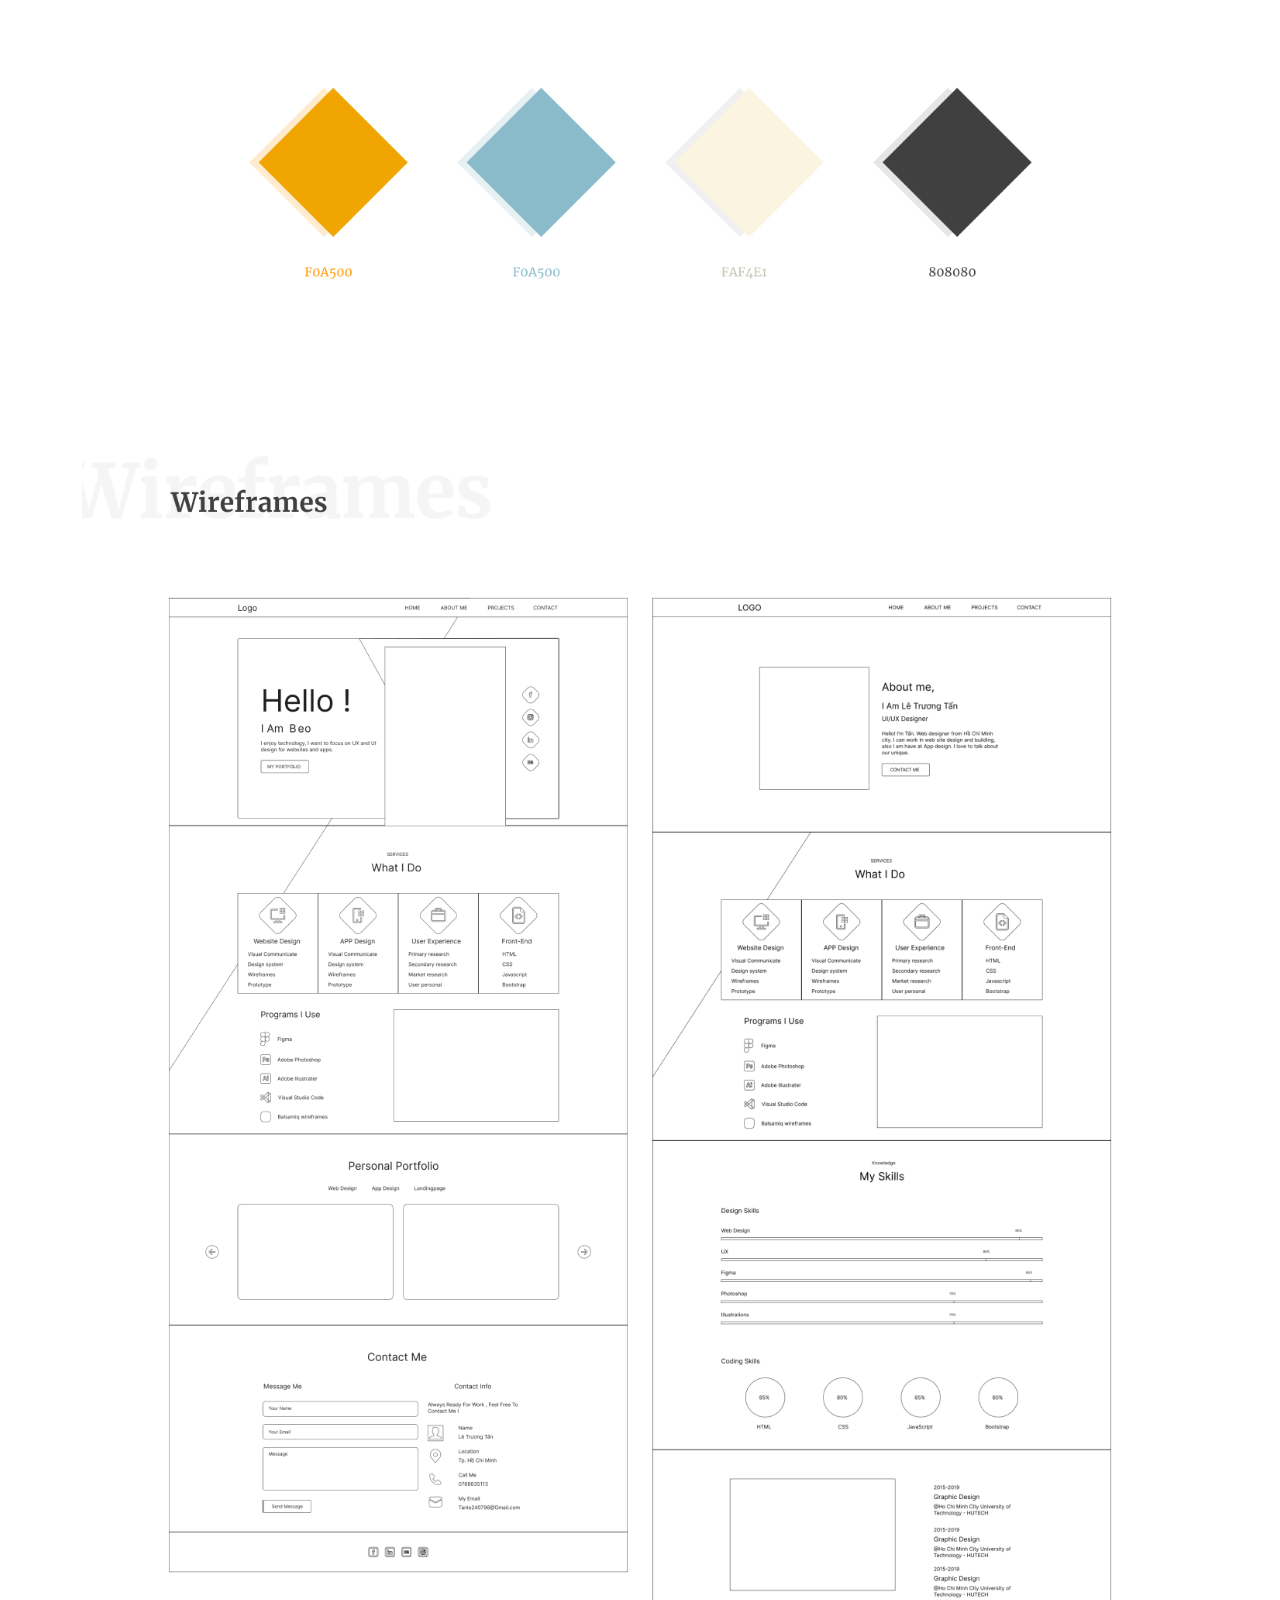
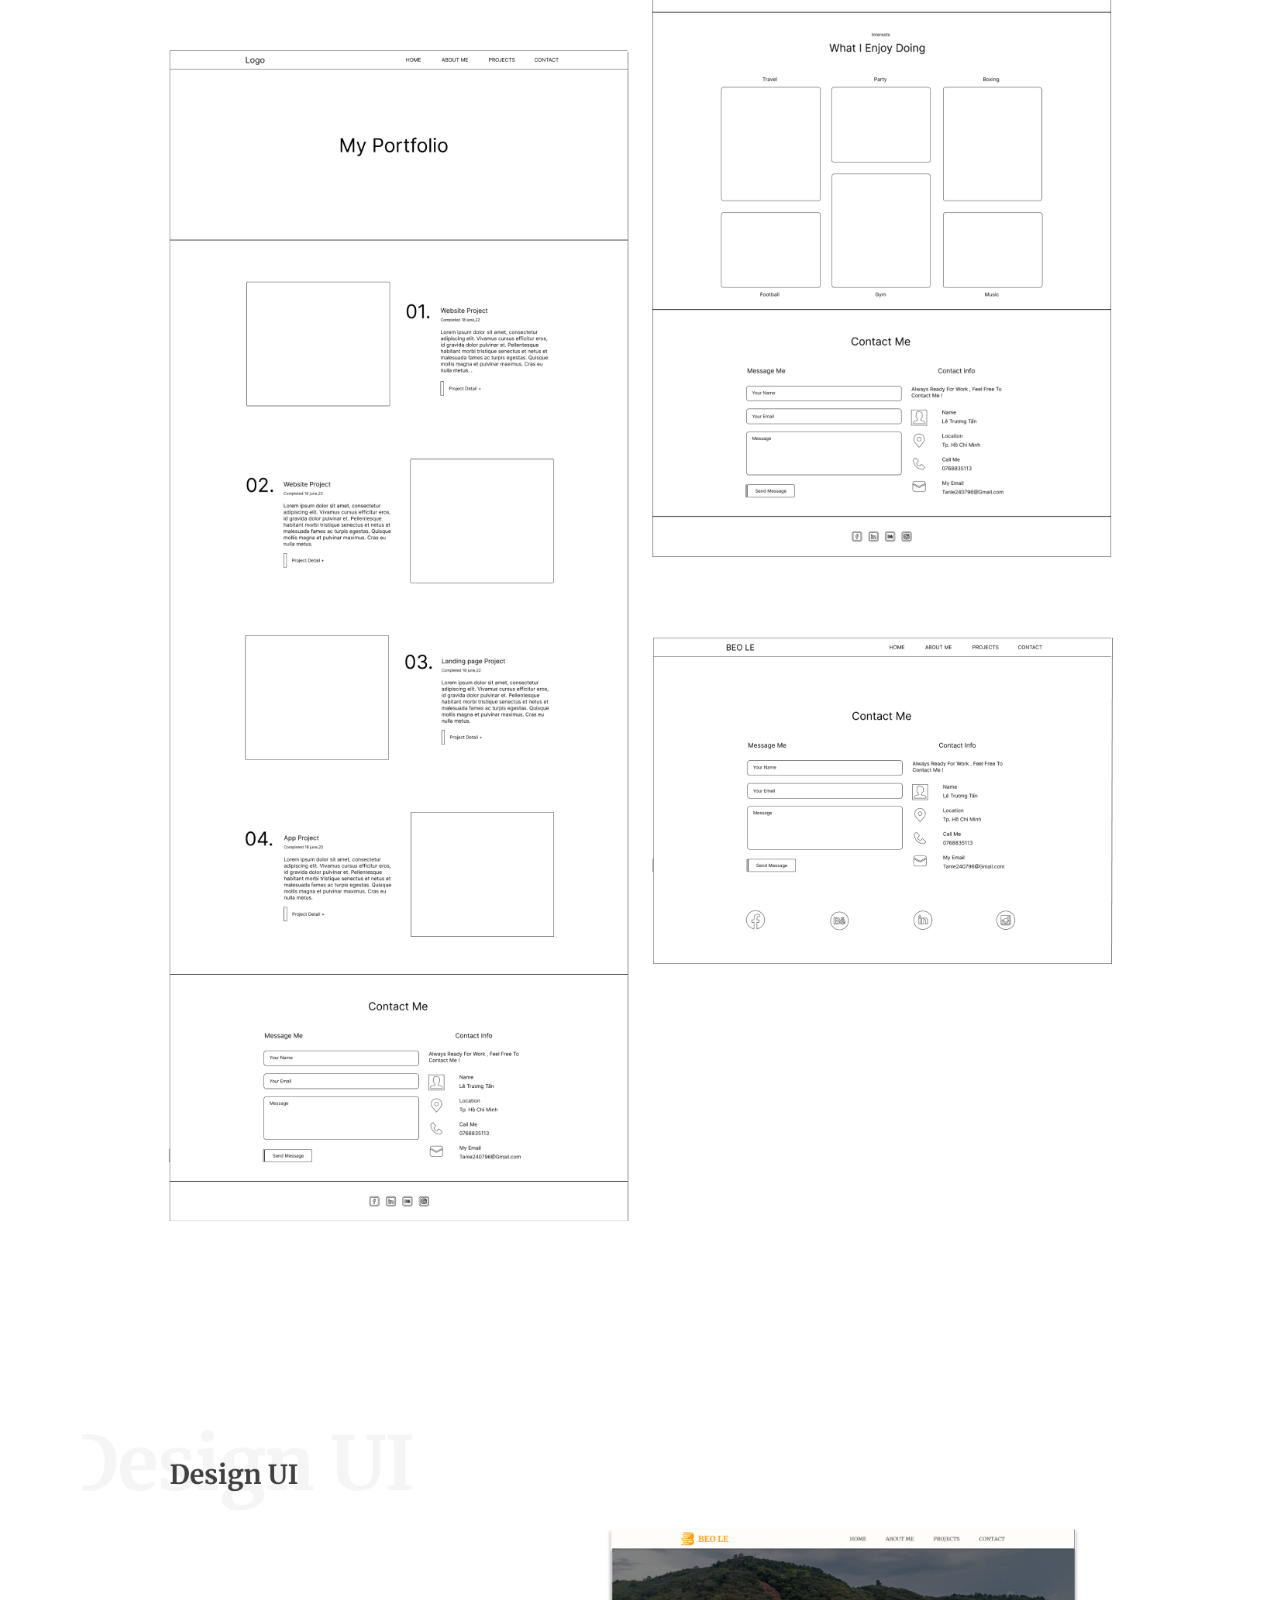
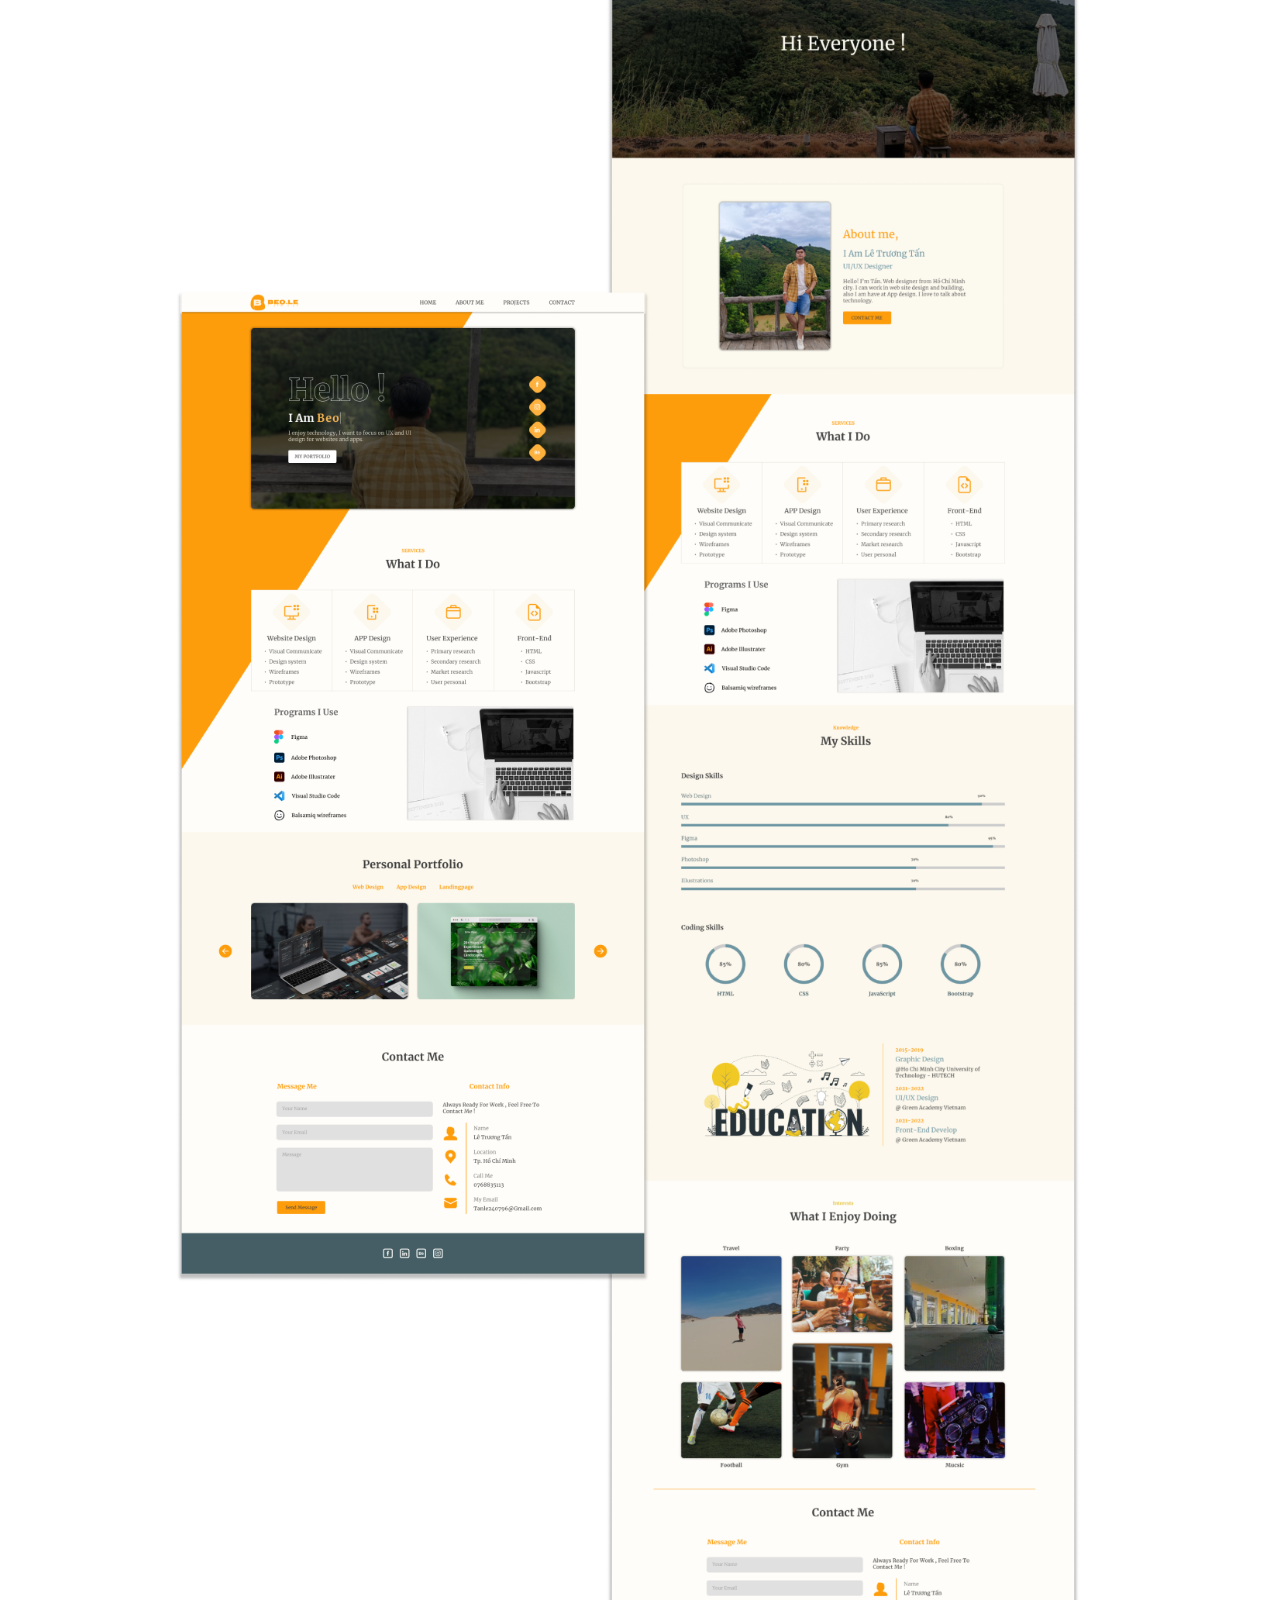
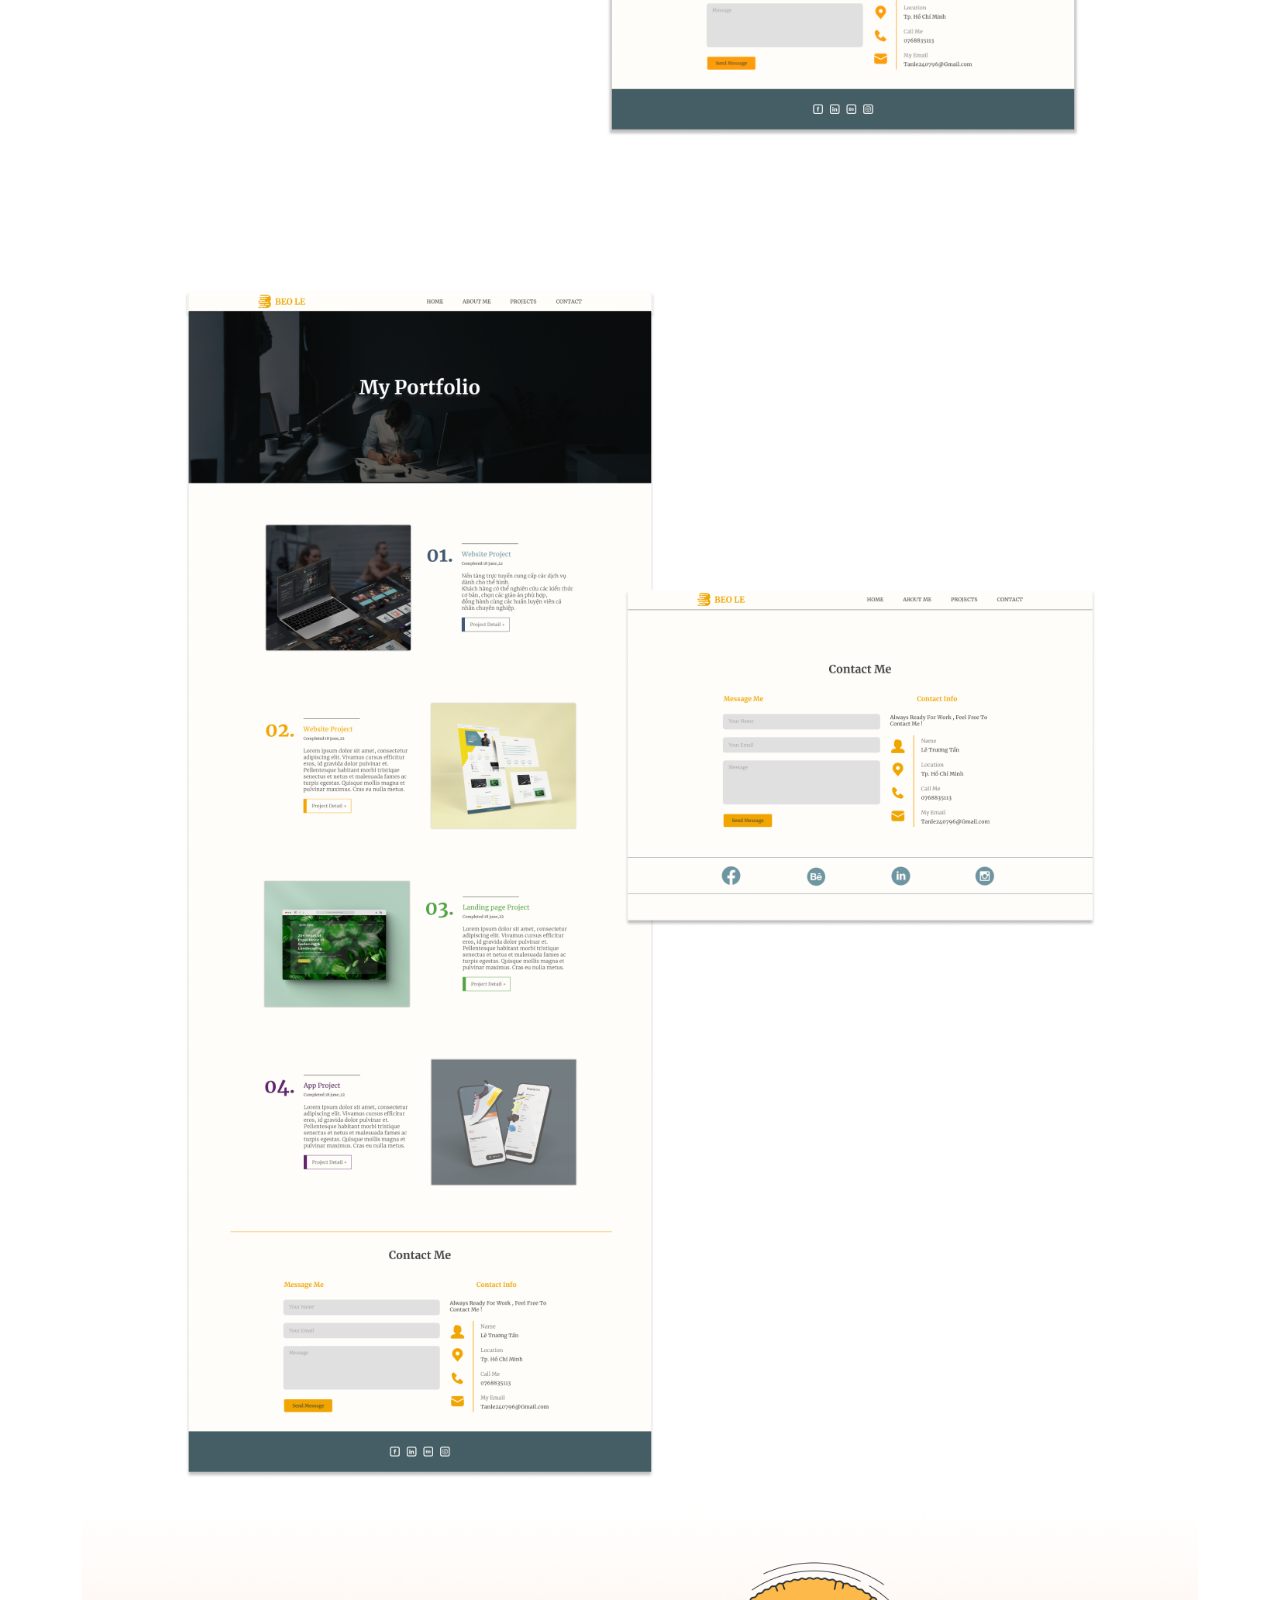
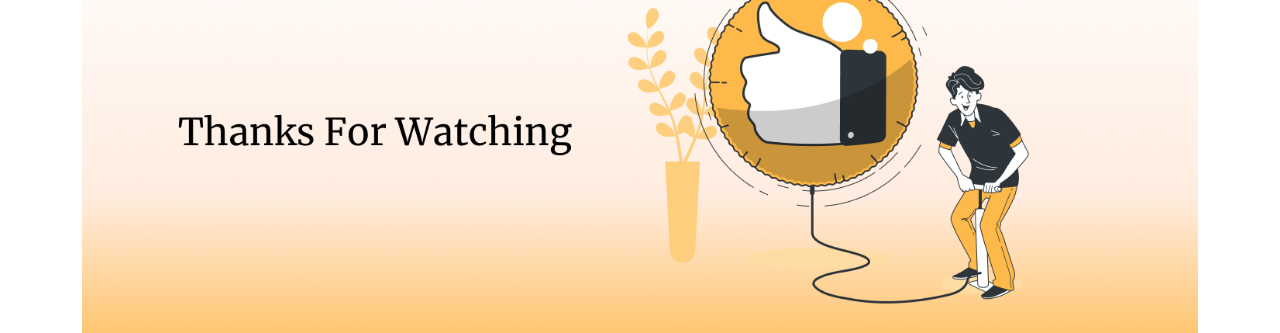
<file: web-cv.html>
<!DOCTYPE html>
<html lang="en">
    <head>
        <meta charset="UTF-8" />
        <meta http-equiv="X-UA-Compatible" content="IE=edge" />
        <meta name="viewport" content="width=device-width, initial-scale=1.0" />
        <link rel="stylesheet" href="css/bootstrap-reboot.min.css" />
        <link rel="stylesheet" href="css/bootstrap.min.css" />
        <link rel="stylesheet" href="css/web-cv.css" />
        <title>Portfolio Web-3sGym</title>
    </head>
    <body>
        <!-- Menu -->
        <section class="menu-section sticky-top">
            <div class="container">
                <div class="menu">
                    <nav class="navbar navbar-expand-lg navbar-light">
                        <div class="container">
                            <a class="navbar-brand" href="index.html">
                                <img src="img/logo/Logo.png" alt="" width="148" height="40" class="d-inline-block align-text-top" />
                            </a>
                            <button
                                class="navbar-toggler"
                                type="button"
                                data-bs-toggle="collapse"
                                data-bs-target="#navbarNav"
                                aria-controls="navbarNav"
                                aria-expanded="false"
                                aria-label="Toggle navigation"
                            >
                                <span class="navbar-toggler-icon"></span>
                            </button>
                            <div class="collapse navbar-collapse" id="navbarNav">
                                <ul class="navbar-nav hover">
                                    <li class="nav-item">
                                        <a class="nav-link" aria-current="page" href="index.html">HOME</a>
                                    </li>
                                    <li class="nav-item">
                                        <a class="nav-link" href="about.html">ABOUT ME</a>
                                    </li>
                                    <li class="nav-item">
                                        <a class="nav-link" href="portfolio.html">PROJECTS</a>
                                    </li>
                                    <li class="nav-item">
                                        <a class="nav-link active" href="contact.html">CONTACT</a>
                                    </li>
                                </ul>
                            </div>
                        </div>
                    </nav>
                </div>
            </div>
        </section>

        <!-- end-Menu -->

        <section>
            <div class="container">
                <div class="port">
                    <img src="img/port cv/Desktop - 30.png" alt="" />
                    <img src="img/port cv/Desktop - 25.png" alt="" />
                    <img src="img/port cv/Desktop - 26.png" alt="" />
                    <img src="img/port cv/Desktop - 27.png" alt="" />
                    <img src="img/port cv/Desktop - 28.png" alt="" />
                    <img src="img/port cv/Desktop - 29.png" alt="" />
                    <img src="img/port cv/Desktop - 24.png" alt="" />
                </div>
            </div>
        </section>

        <script src="js/bootstrap.min.js"></script>
    </body>
</html>
</file>
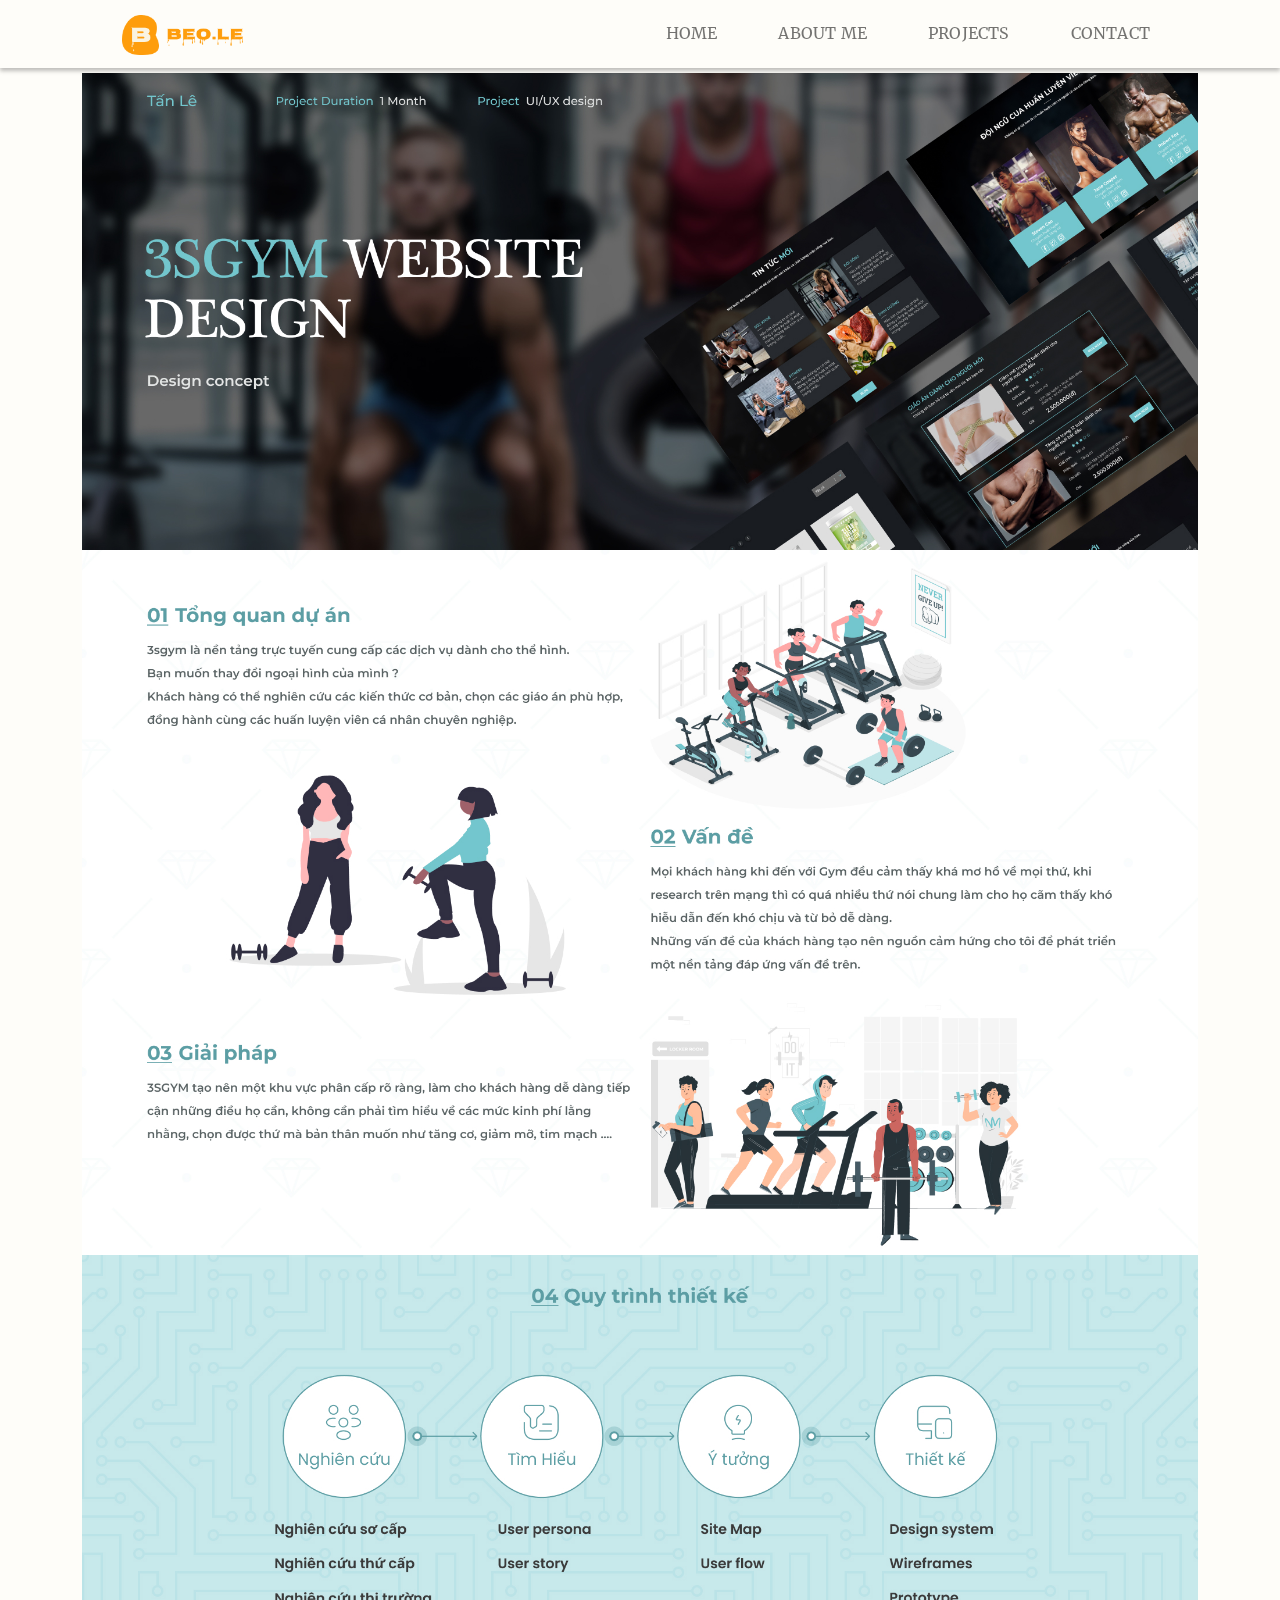
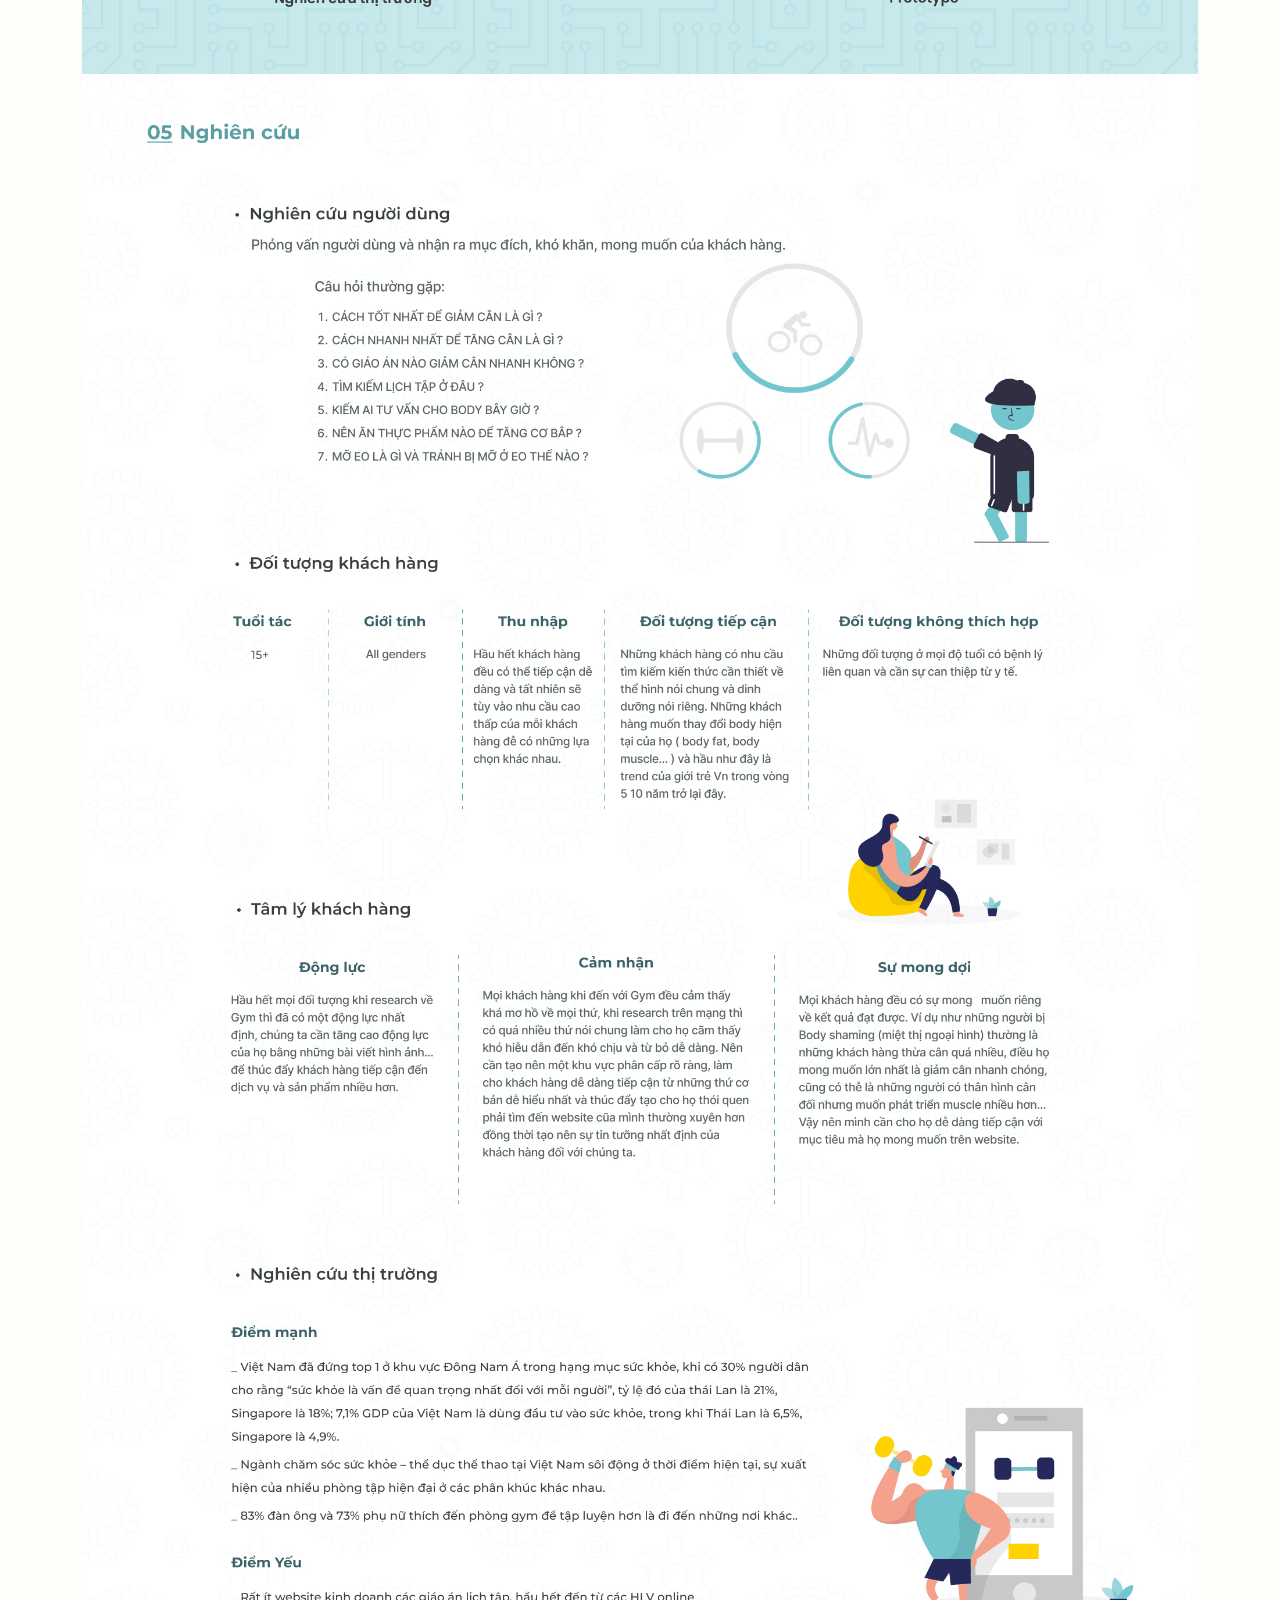
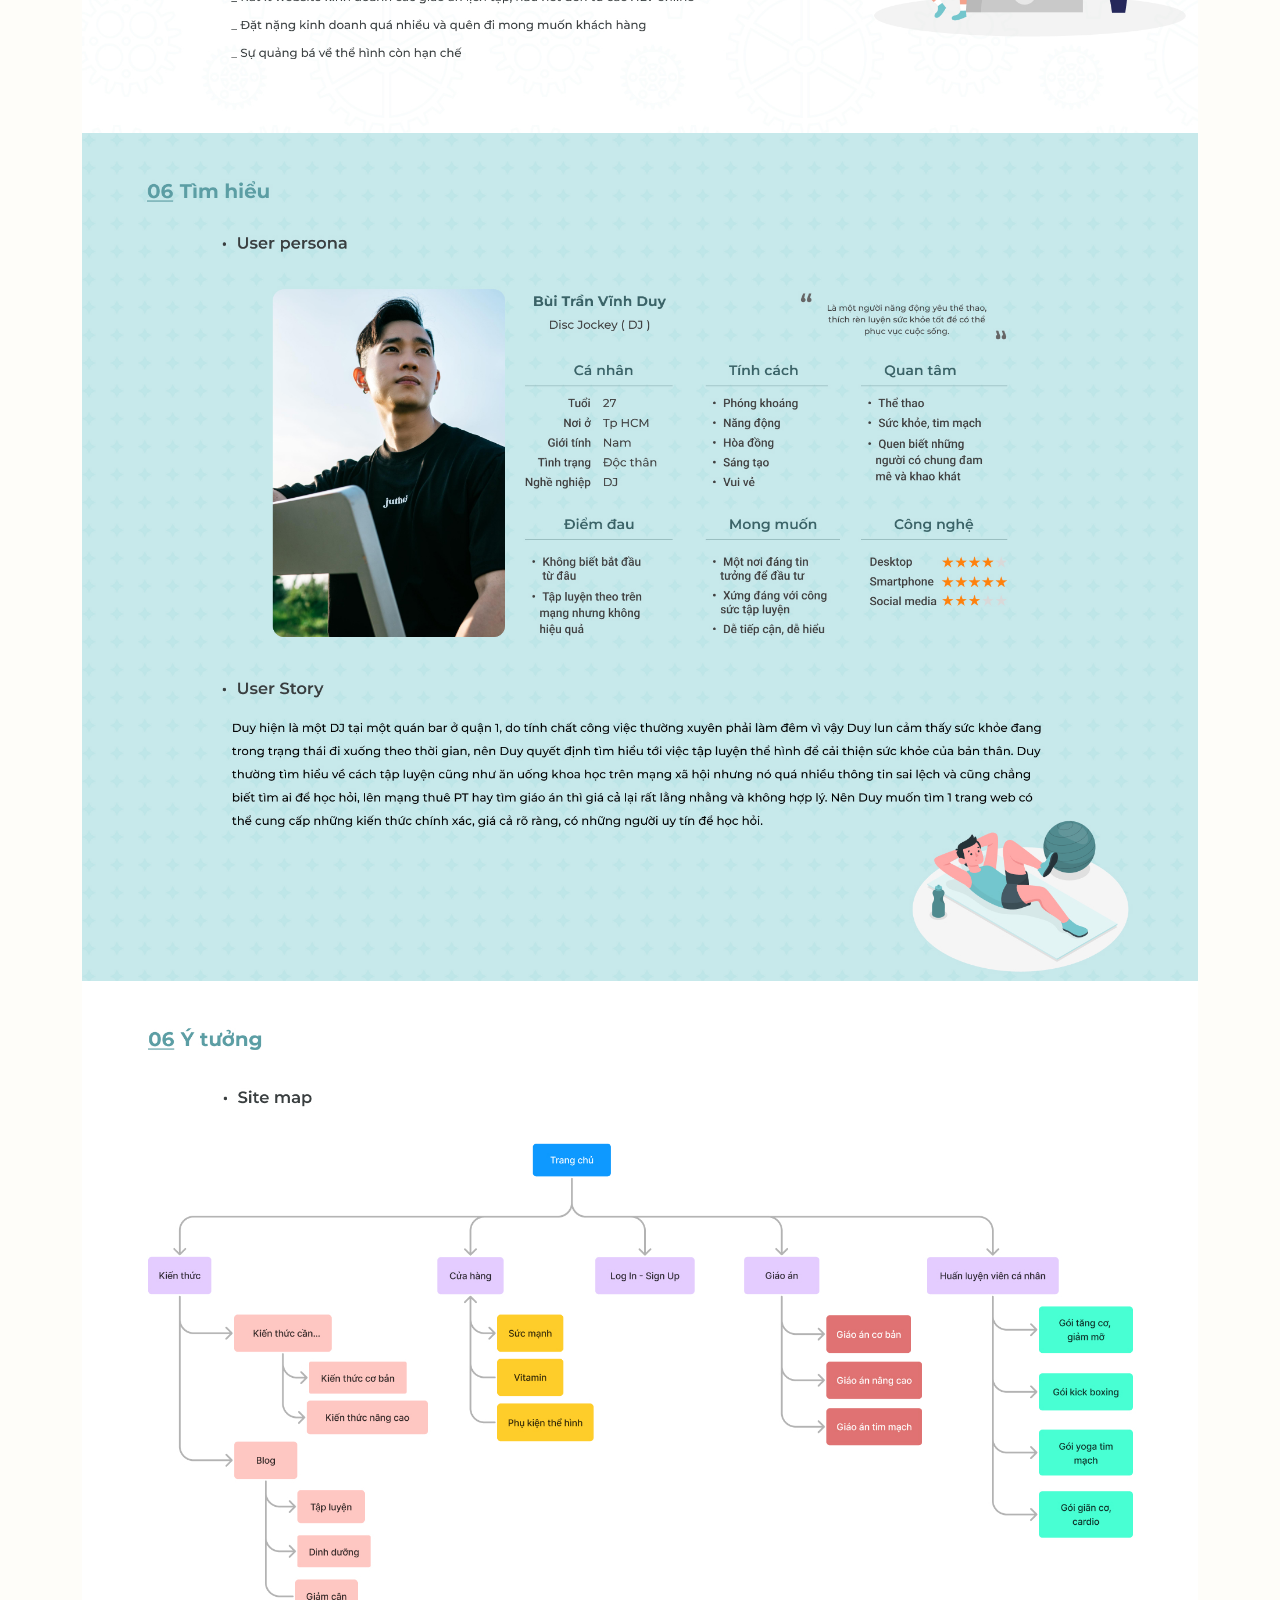
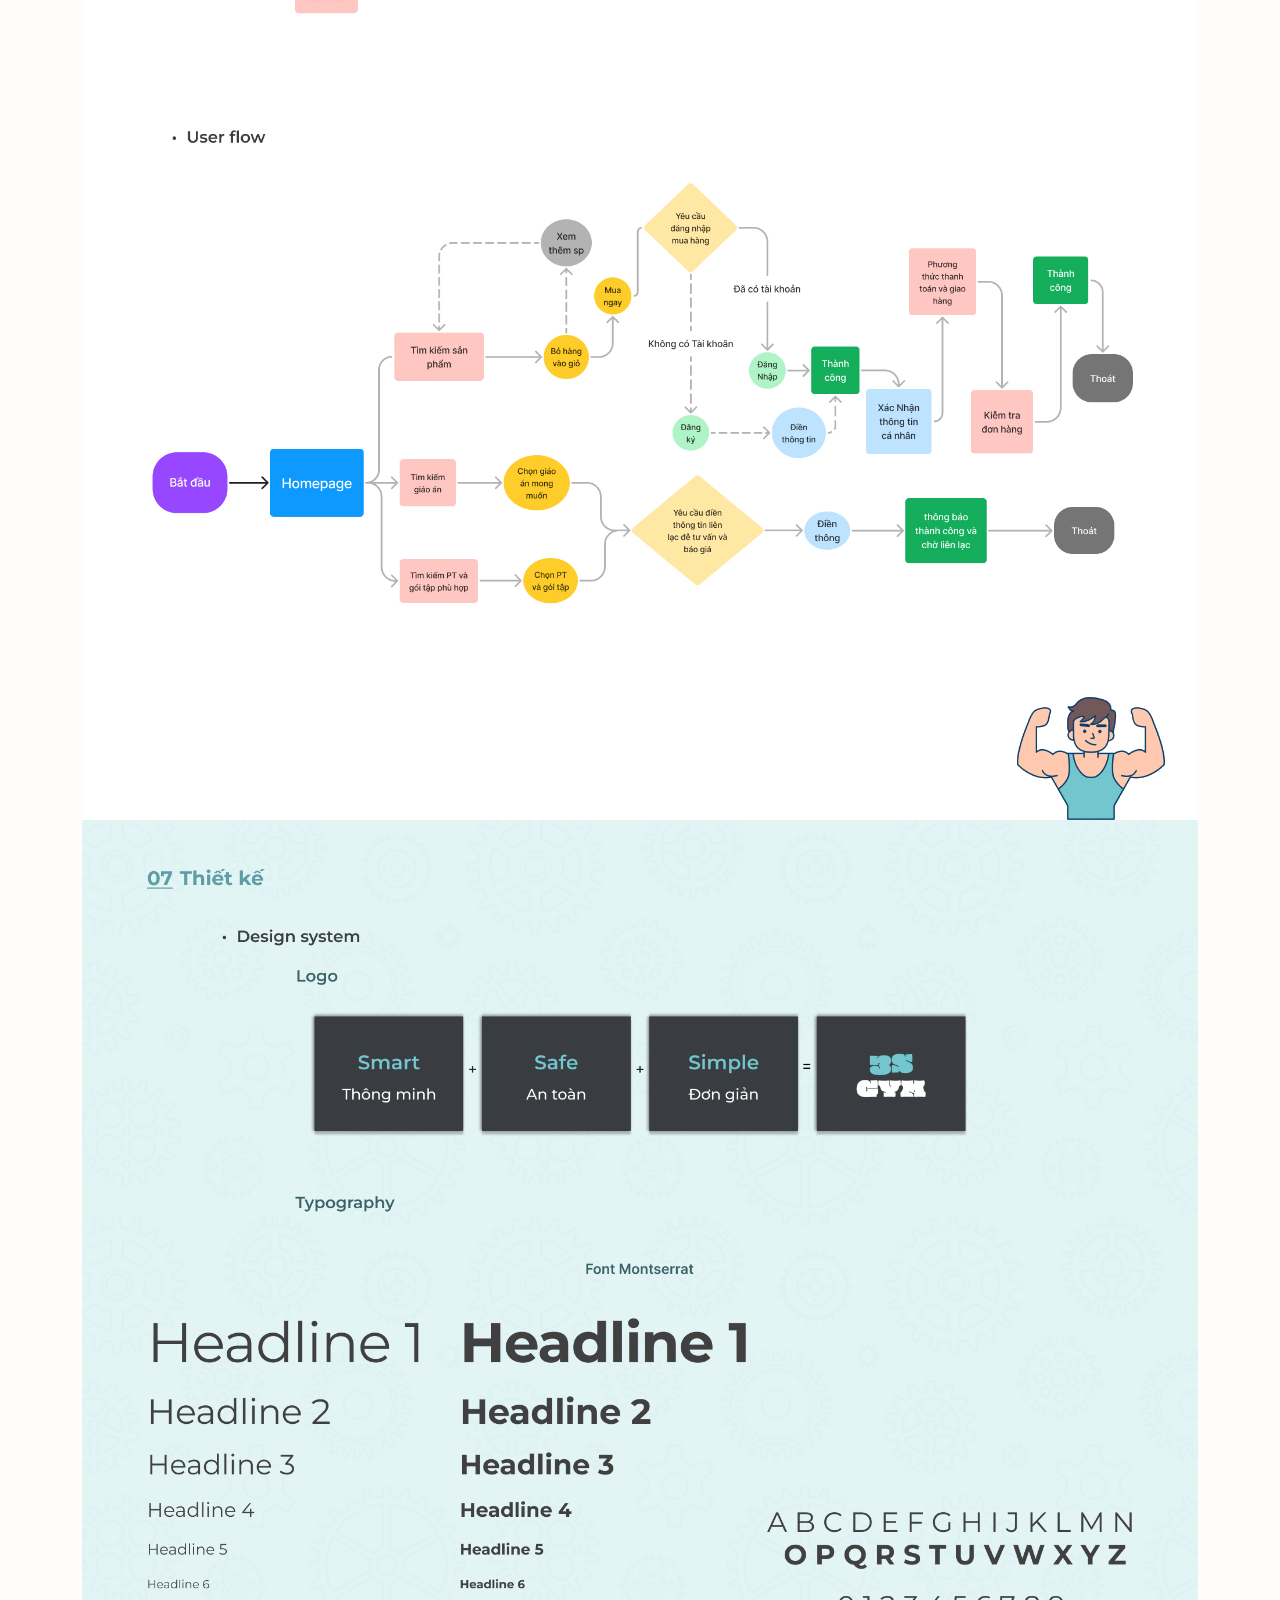
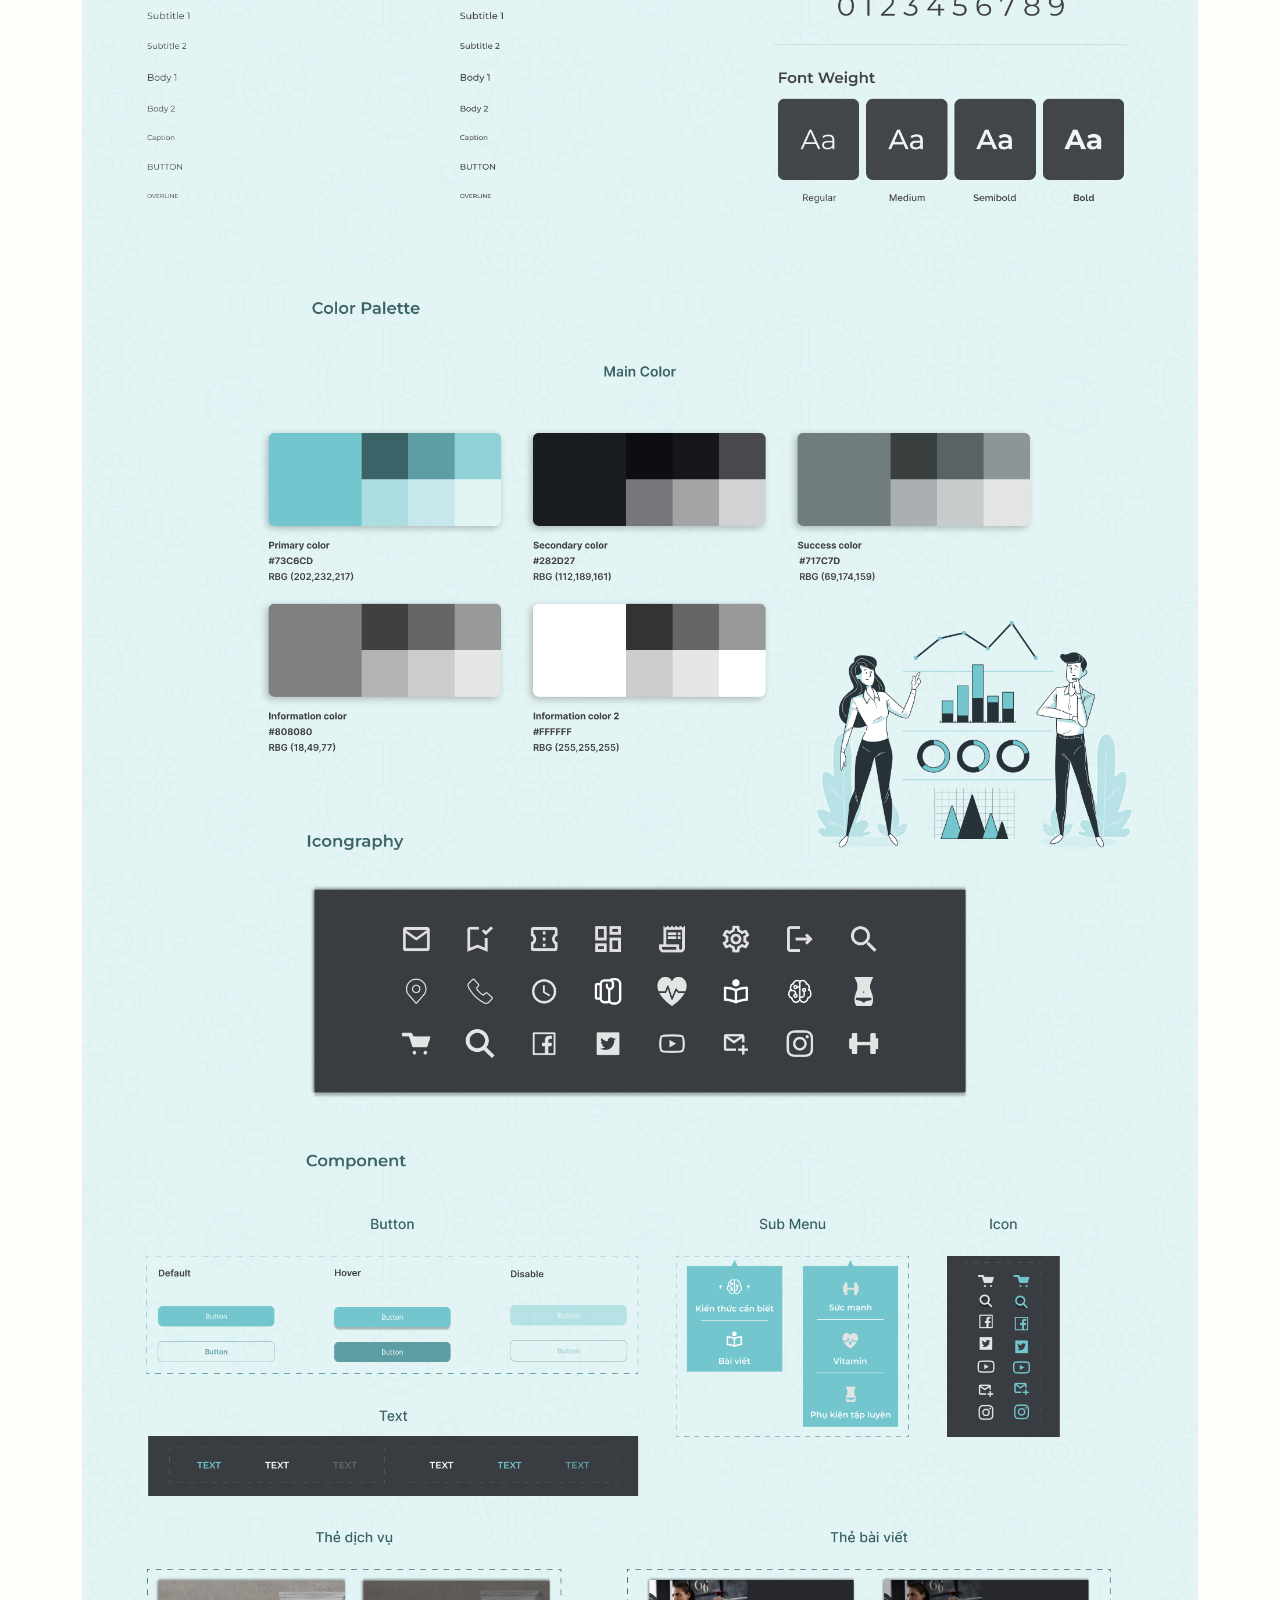
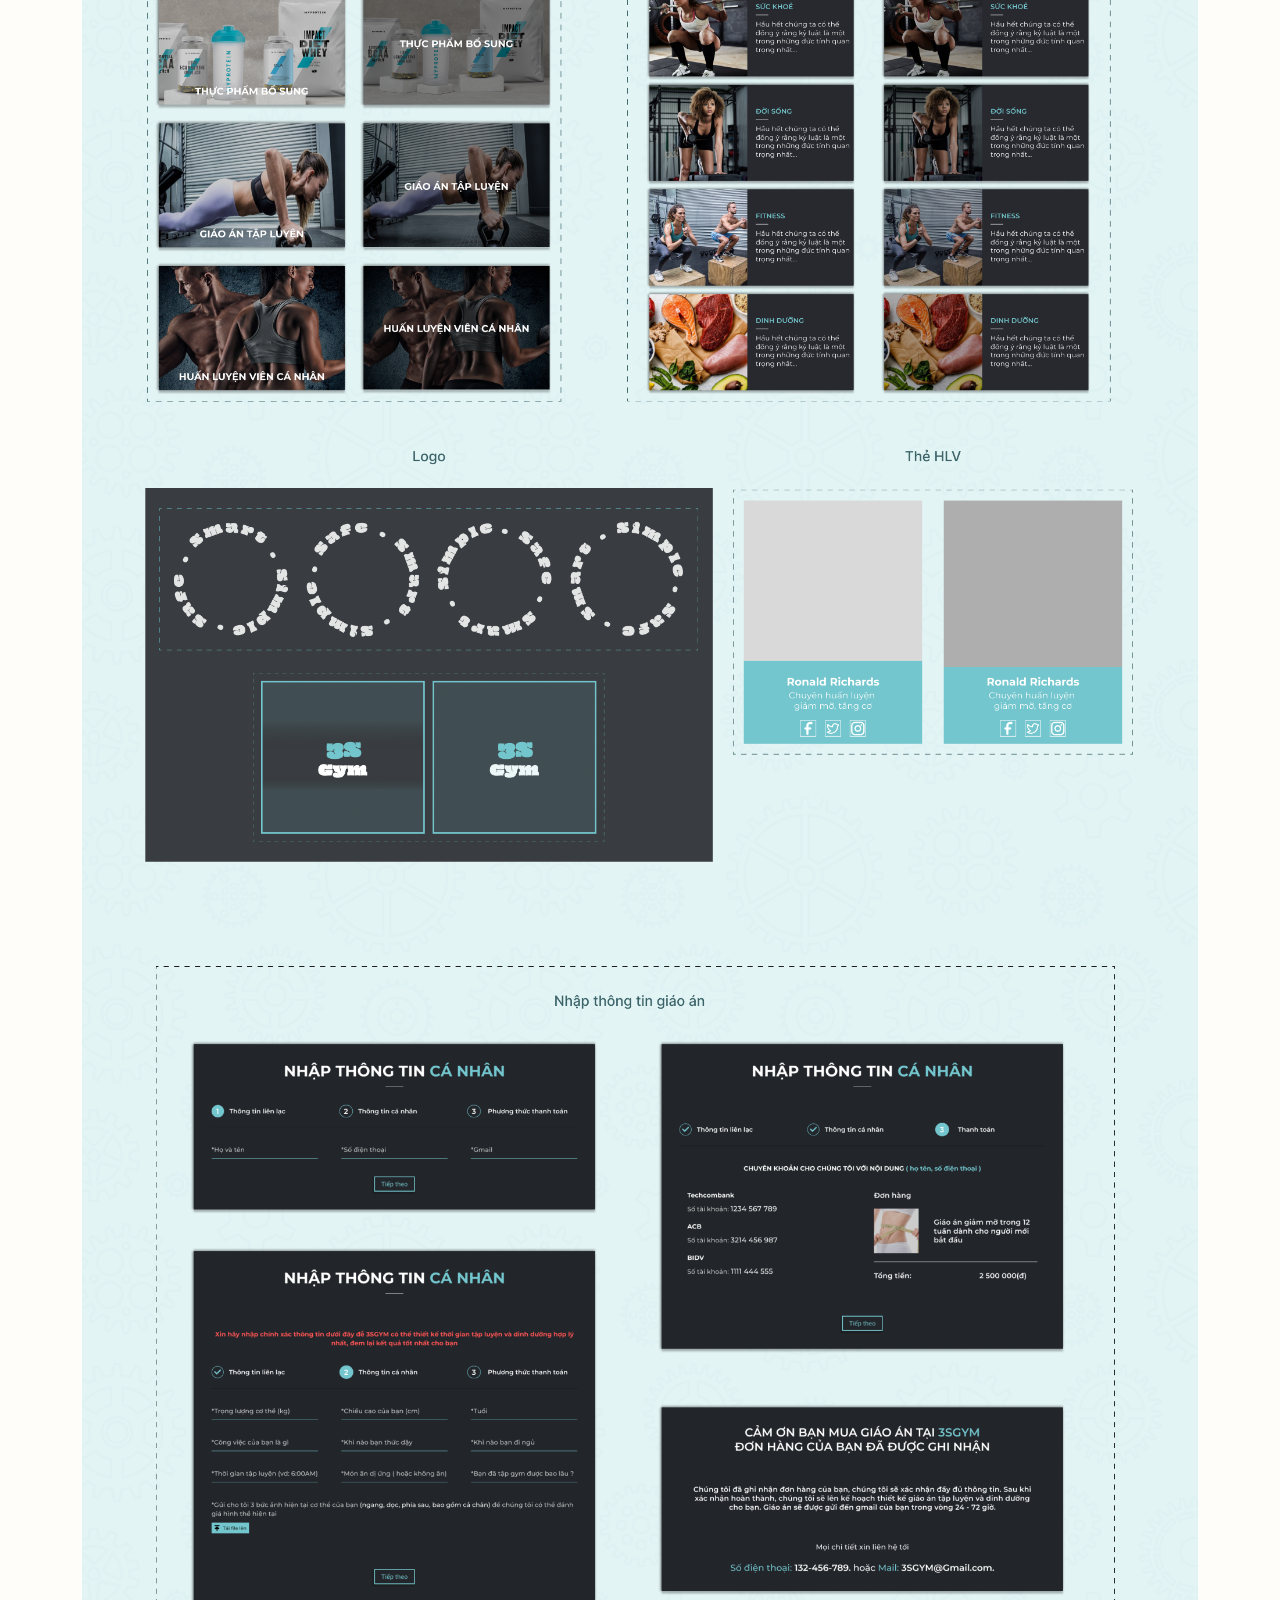
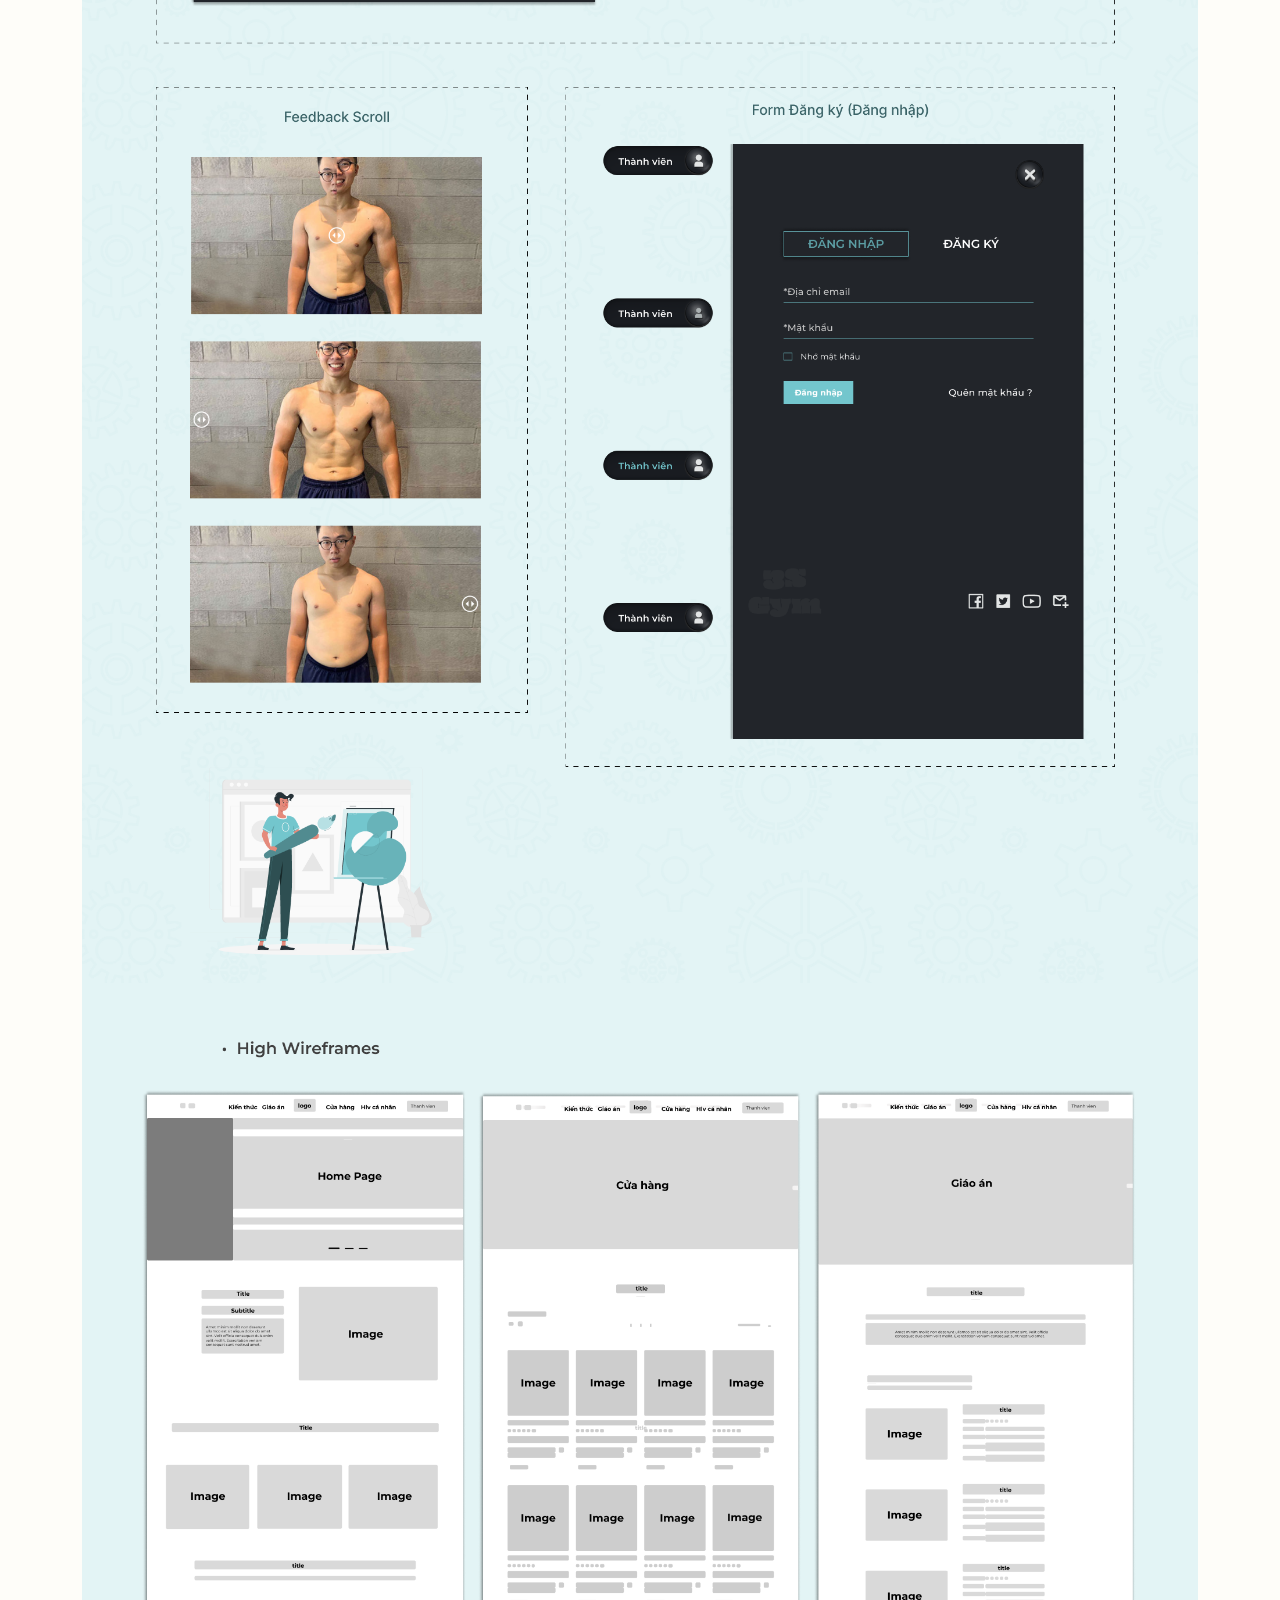
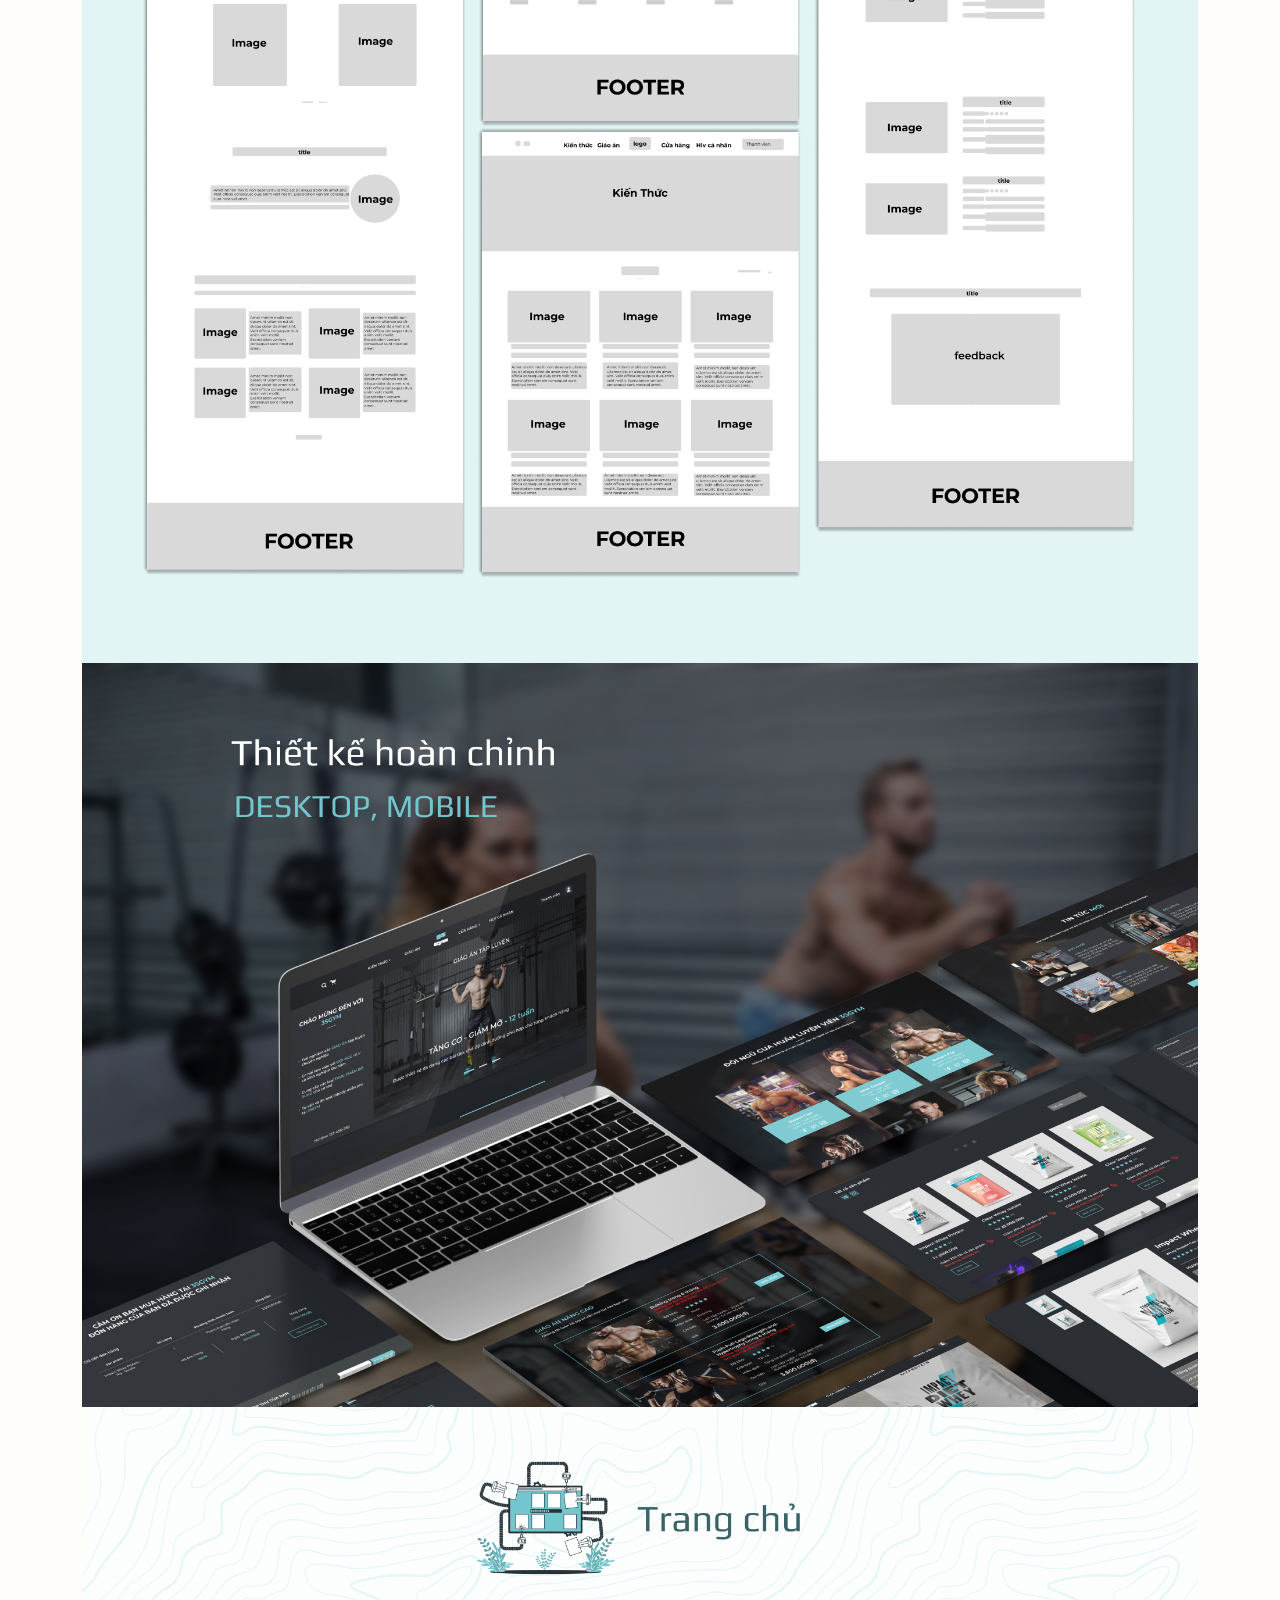
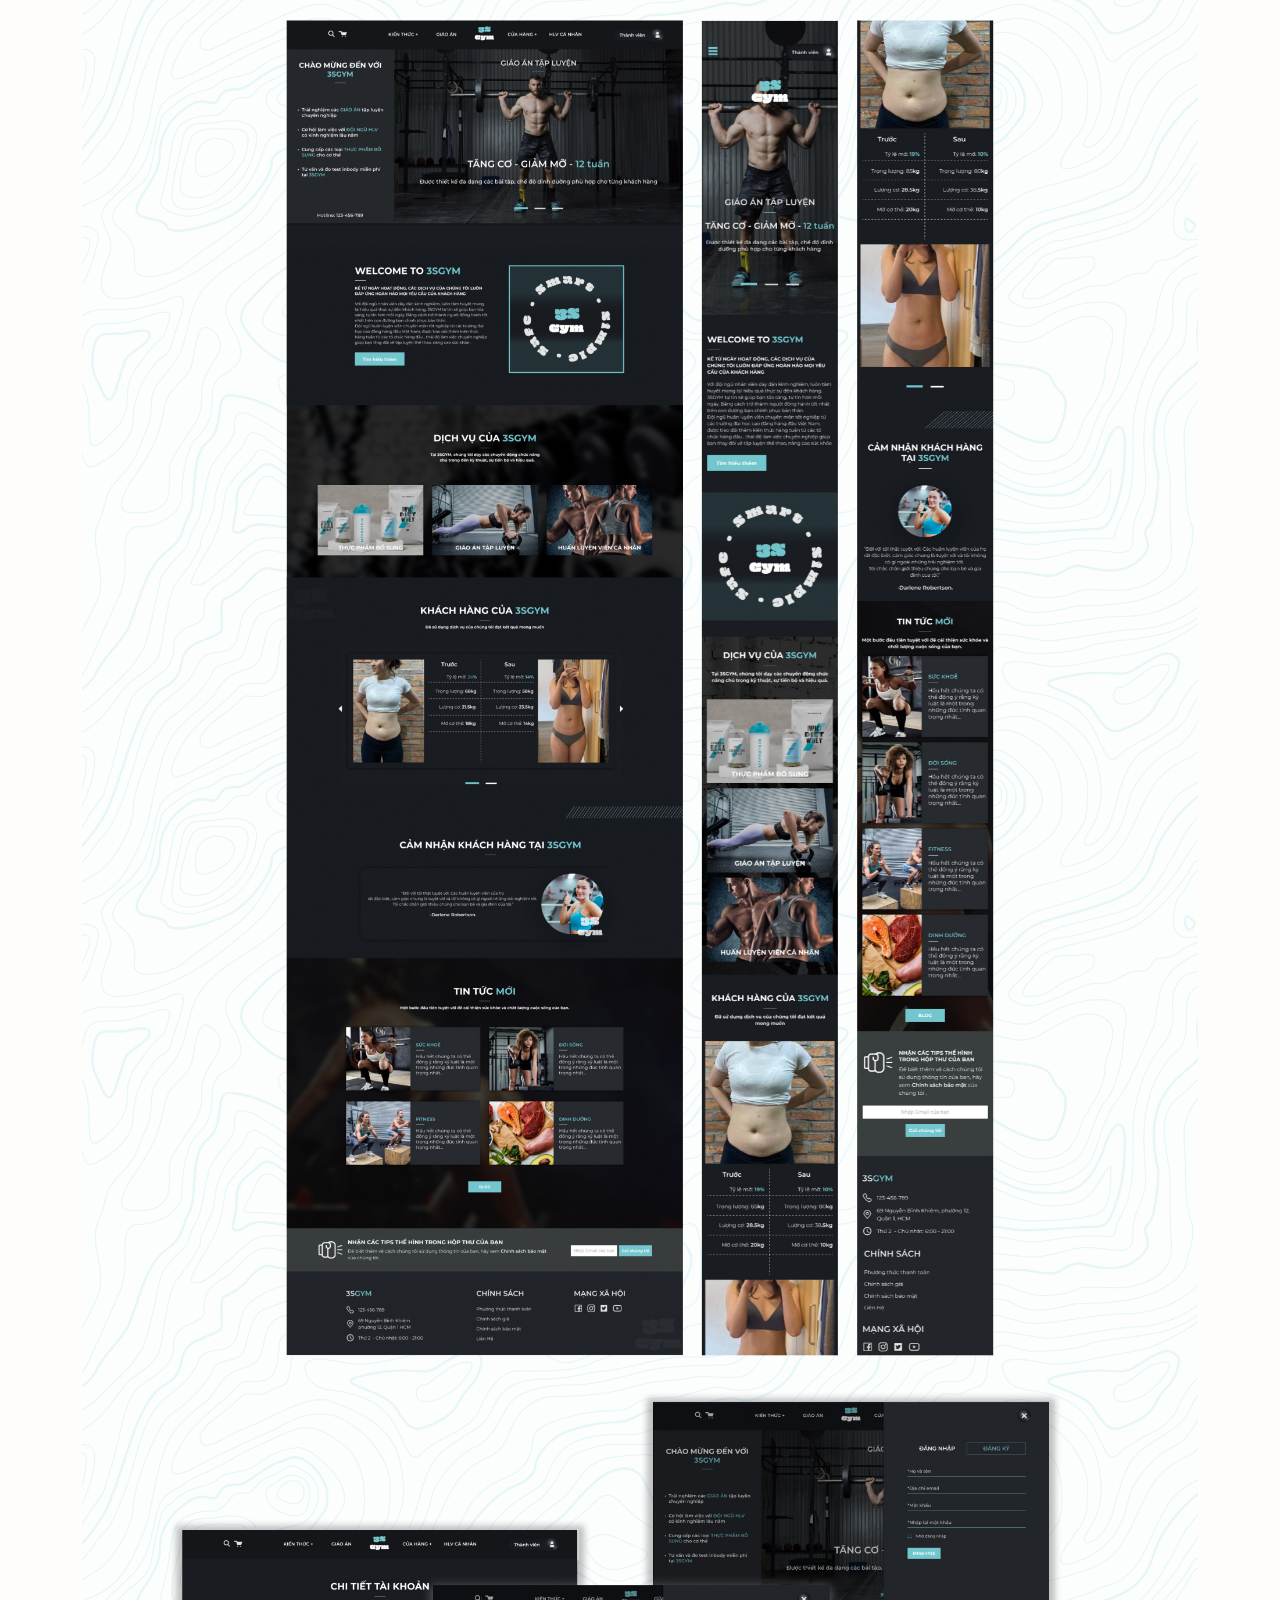
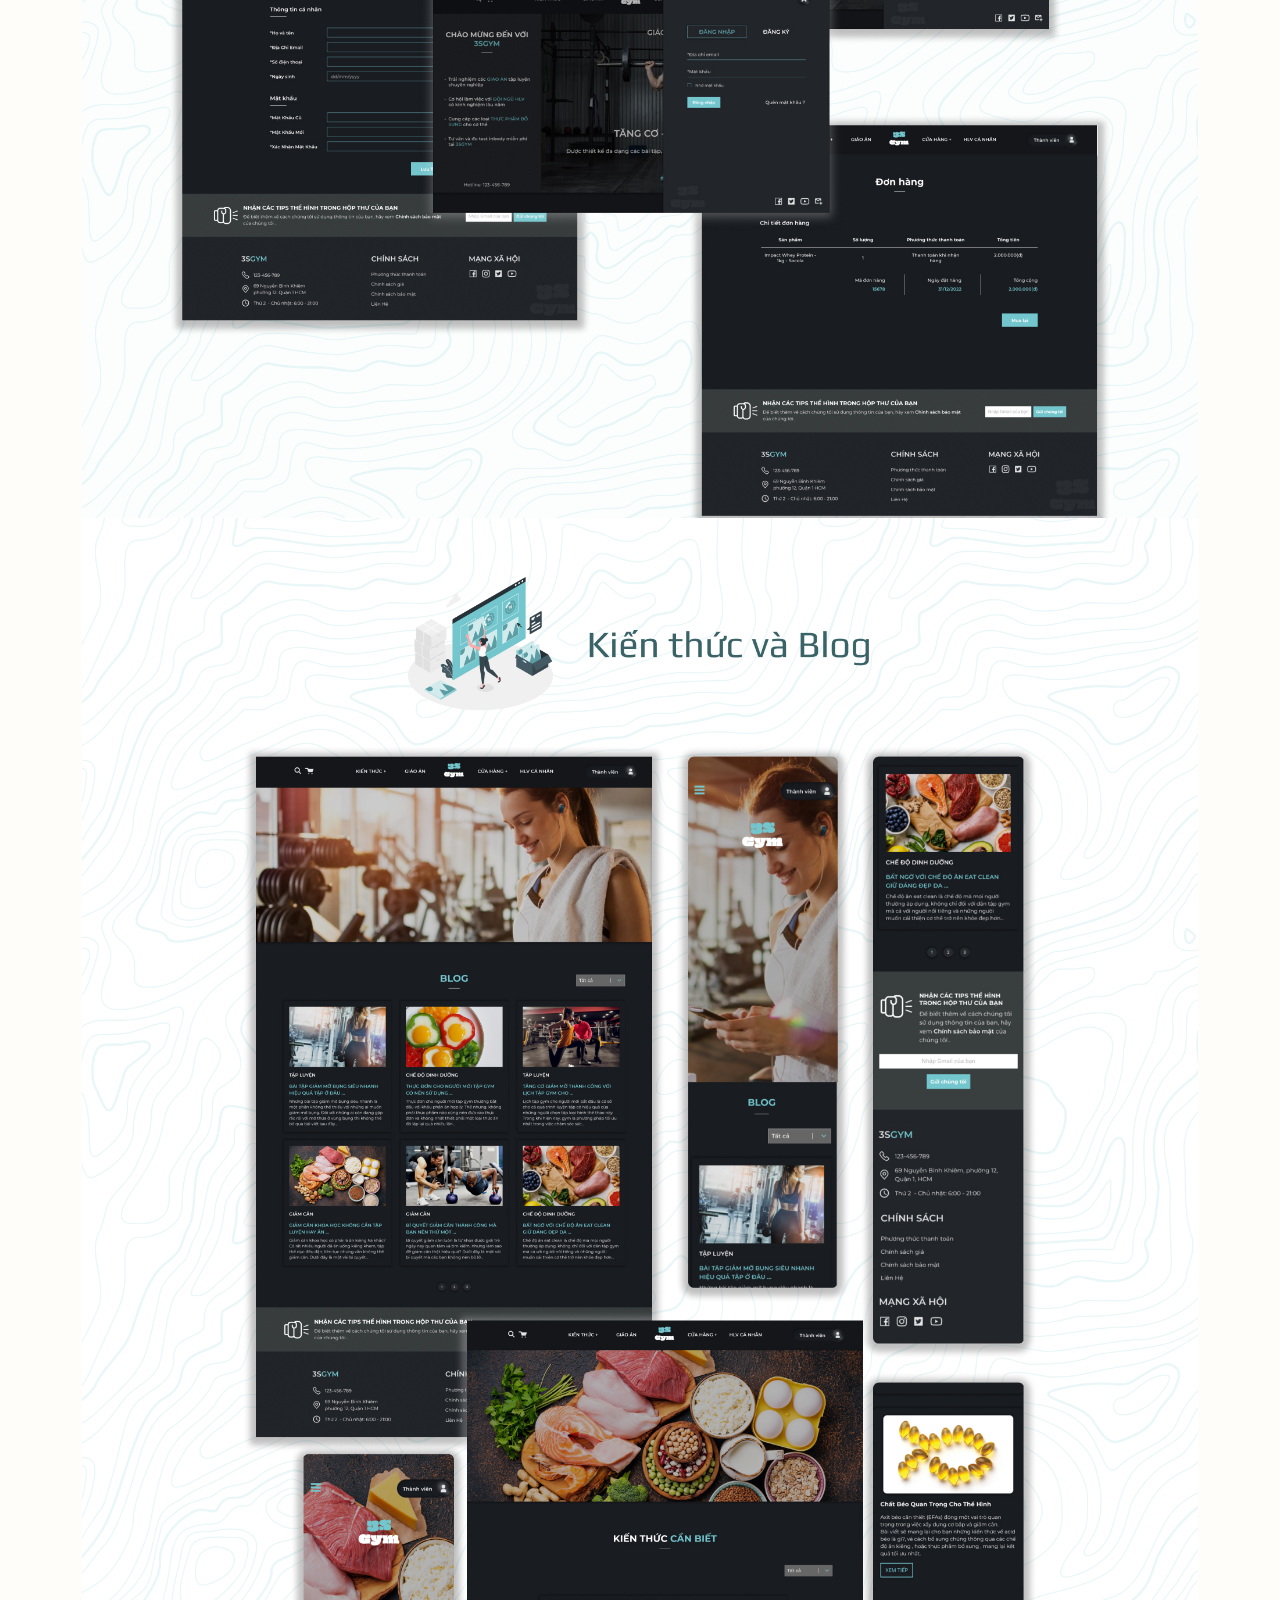
<file: web-gym.html>
<!DOCTYPE html>
<html lang="en">
    <head>
        <meta charset="UTF-8" />
        <meta http-equiv="X-UA-Compatible" content="IE=edge" />
        <meta name="viewport" content="width=device-width, initial-scale=1.0" />
        <link rel="stylesheet" href="css/bootstrap-reboot.min.css" />
        <link rel="stylesheet" href="css/bootstrap.min.css" />
        <link rel="stylesheet" href="css/web-gym.css" />
        <title>Portfolio Web-3sGym</title>
    </head>
    <body>
        <!-- Menu -->
        <section class="menu-section sticky-top">
            <div class="container">
                <div class="menu">
                    <nav class="navbar navbar-expand-lg navbar-light">
                        <div class="container">
                            <a class="navbar-brand" href="index.html">
                                <img src="img/logo/Logo.png" alt="" width="148" height="40" class="d-inline-block align-text-top" />
                            </a>
                            <button
                                class="navbar-toggler"
                                type="button"
                                data-bs-toggle="collapse"
                                data-bs-target="#navbarNav"
                                aria-controls="navbarNav"
                                aria-expanded="false"
                                aria-label="Toggle navigation"
                            >
                                <span class="navbar-toggler-icon"></span>
                            </button>
                            <div class="collapse navbar-collapse" id="navbarNav">
                                <ul class="navbar-nav hover">
                                    <li class="nav-item">
                                        <a class="nav-link" aria-current="page" href="index.html">HOME</a>
                                    </li>
                                    <li class="nav-item">
                                        <a class="nav-link" href="about.html">ABOUT ME</a>
                                    </li>
                                    <li class="nav-item">
                                        <a class="nav-link" href="portfolio.html">PROJECTS</a>
                                    </li>
                                    <li class="nav-item">
                                        <a class="nav-link" href="contact.html">CONTACT</a>
                                    </li>
                                </ul>
                            </div>
                        </div>
                    </nav>
                </div>
            </div>
        </section>

        <!-- end-Menu -->

        <section>
            <div class="container">
                <div class="port">
                    <img src="img/port gym/Frame 1.jpg" alt="" />
                    <img src="img/port gym/Frame 3.jpg" alt="" />
                    <img src="img/port gym/Frame 4.jpg" alt="" />
                    <img src="img/port gym/Frame 5.jpg" alt="" />
                    <img src="img/port gym/Frame 5 (1).jpg" alt="" />
                    <img src="img/port gym/Frame 336.jpg" alt="" />
                    <img src="img/port gym/Frame 7.png" alt="" />
                    <img src="img/port gym/Frame 8.png" alt="" />
                    <img src="img/port gym/Frame 9.jpg" alt="" />
                    <img src="img/port gym/Frame 2117.jpg" alt="" />
                    <img src="img/port gym/Frame 2118.jpg" alt="" />
                    <img src="img/port gym/Slide 16_9 - 1.jpg" alt="" />
                    <img src="img/port gym/Slide 16_9 - 2.jpg" alt="" />
                    <img src="img/port gym/Slide 16_9 - 3.jpg" alt="" />
                    <img src="img/port gym/Slide 16_9 - 4.jpg" alt="" />
                </div>
            </div>
        </section>

        <script src="js/bootstrap.min.js"></script>
    </body>
</html>
</file>
<file: css/home.css>
* {
    margin: 0;
    padding: 0;
    -webkit-box-sizing: border-box;
    box-sizing: border-box;
    transition: all 0.5s cubic-bezier(0.075, 0.82, 0.165, 1);
}
@font-face {
    src: url(../font/Merriweather-Regular.ttf);
    font-family: Merriweather;
}
body {
    font-family: "Merriweather";
    font-style: normal;
    background-color: #fefdf9;
    color: #404040;
    letter-spacing: 0.0125em;
    font-weight: 300px;
}

.body-clip-path-polygon {
    position: absolute;
    z-index: -2;
    width: 100%;
    background-color: #fe9d0c;
    -webkit-clip-path: polygon(65% 0, 0 0, 0 100%);
    clip-path: polygon(65% 0, 0 0, 0 100%);
    height: 1886px;
}
.section-gap-top {
    padding-top: 80px;
    padding-bottom: 80px;
}
.mb-80 {
    margin-bottom: 80px;
}
.mb-60 {
    margin-bottom: 60px;
}

/* Menu */

.menu-section {
    box-shadow: 0px 3px 4px rgba(0, 0, 0, 0.25);
    background-color: #fefdf9;
}
.menu {
    max-width: 1060px;
    margin: auto;
}
.menu .navbar-collapse {
    justify-content: flex-end;
}
.nav-item a {
    font-weight: 400;
    font-size: 16px;
    letter-spacing: 0.0125em;
}
.nav-item {
    padding-left: 45px;
    text-align: center;
}
.hover a:hover {
    color: #fe9d0c !important;
}

.hover li > a:after {
    content: "";
    display: block;
    height: 1.5px;
    background: #fe9d0c;
    transform: scaleX(0);
    transition: transform 0.3s;
}
.hover li > a:hover:after {
    transform: scaleX(1);
    transition: transform 0.3s;
}
.active {
    color: #fe9d0c !important;
}

/* end Menu */

/* banner */
.banner {
    max-width: 1030px;
    height: 600px;
    margin: auto;
    /* background-image: url(../img/bg/Banner\ 1.png); */
    background-image: url(../img/banner/banner-home.png);
    background-size: cover;
    background-position: center center;
    box-shadow: 0px 0px 5px 1.5px #4e4e4e;
    display: flex;
    flex-direction: column;
    justify-content: center;
    border-radius: 10px;
}

.banner .x {
    display: flex;
    align-items: center;
    justify-content: center;
}
.banner-title {
    max-width: 450px;
}
.banner-title .title-tag {
    font-size: 96px;
    color: transparent;
    -webkit-text-stroke: 2px #ebeeee;
}
.Iam {
    font-size: 40px;
    color: #fcf8ed;
    letter-spacing: 0.02em;
}
.cd-headline.clip {
    margin-top: -12px;
    margin-bottom: 10px;
}

.cd-words-wrapper {
    display: inline-block;
    position: relative;
    text-align: left;
}
.cd-words-wrapper b {
    display: inline-block;
    position: absolute;
    white-space: nowrap;
    left: 0;
    top: 0;
    color: #feb13d;
    font-size: 40px;
}
.cd-words-wrapper b.is-visible {
    position: relative;
}
.cd-words-wrapper b {
    opacity: 0;
}
.cd-words-wrapper b.is-visible {
    opacity: 1;
}

.cd-headline.clip .cd-words-wrapper {
    overflow: hidden;
    vertical-align: top;
}
.cd-headline.clip .cd-words-wrapper::after {
    /* line */
    content: "";
    position: absolute;
    top: 0;
    right: 0;
    width: 2px;
    height: 100%;
    background-color: #feb13d46;
}
.cd-headline.clip b {
    opacity: 0;
}
.cd-headline.clip b.is-visible {
    opacity: 1;
}

.banner-title p {
    color: #faf4e1;
    font-weight: 300;
    font-size: 18px;
    letter-spacing: 0.02em;
}

.banner-img {
    display: flex;
    justify-content: center;
}
.banner-img img {
    margin-top: 33px;
    margin-left: -35px;
}

.banner-icon {
    display: flex;
    flex-direction: column;
}
.banner-icon .bg-icon {
    width: 45px;
    height: 45px;
    background-color: #feb13d;
    border-radius: 14px;
    transition: 0.5s ease;
    transform: rotate(45deg);
    z-index: 0;
}
.banner-icon .icon-hover a img {
    position: absolute;
    margin-left: 3px;
    margin-top: 1.8px;
    z-index: 1;
}
.banner-icon .icon-hover {
    padding: 14px;
}
.icon-hover:hover .bg-icon {
    transform: none;
    transition: 0.1s;
}

/* end-banner */

/* service-section */

.service-section {
    position: relative;
    z-index: 2;
}

.section-title .title-tag {
    font-weight: 700;
    font-size: 14px;
    line-height: 20px;
    letter-spacing: 0.01em;
    color: #fe9d0c;
}
.section-title .title {
    font-weight: 700;
    font-size: 34px;
    line-height: 40px;
    margin-top: 16px;
}
.service .row {
    border: 1px solid #efefef;
    background-color: #fefdf9;
    margin: auto;
    max-width: 1030px;
}
.service .x {
    border: 1px solid #efefef;
    height: 348px;
    display: flex;
    flex-direction: column;
    align-items: center;
}

.service .icon-hover {
    margin: 24px;
}
.service .bg-icon {
    width: 90px;
    height: 90px;
    background-color: #fcf8ed;
    border-radius: 14px;
    transition: 0.5s ease;
    transform: rotate(45deg);
    z-index: 0;
}
.service .icon-hover img {
    position: absolute;
    margin-left: 20px;
    margin-top: 20px;
    z-index: 1;
}
.service .til {
    font-weight: 400;
    font-size: 20px;
    font-weight: 600;
    letter-spacing: 0.04em;
    margin-left: -12px;
}
.service .til-app {
    font-weight: 400;
    font-size: 20px;
    font-weight: 600;
    letter-spacing: 0.04em;
}

.Program .row {
    margin: auto;
    max-width: 1030px;
}
.icon-text-pg {
    display: flex;
    flex-direction: column;
    justify-content: center;
    padding-left: 70px;
}
.til-pg {
    color: #666666;
    font-weight: 700;
    font-size: 26px;
    margin-bottom: 40px;
}
.program {
    display: flex;
    margin-bottom: 24px;
}
.pg-icon {
    margin-right: 20px;
    height: 32px;
}

.banner-program {
    max-width: 545px;
}
.banner-program img {
    width: -webkit-fill-available;
}

/* end-service-section */

/* <!-- slide-portfolio --> */

.slide-section {
    background-color: #fcf8ed;
}
.slide-section .title-tag {
    font-weight: 700;
    font-size: 14px;
    line-height: 20px;
    letter-spacing: 0.01em;
    color: #fe9d0c;
    word-spacing: 40px;
    margin-top: 16px;
}
.slide-section .section-title .title {
    font-weight: 700;
    font-size: 34px;
    line-height: 40px;
    margin-bottom: 16px;
}
.Port {
    width: 1030px;
    margin: auto;
}
.carousel-control-prev-icon{
    background-image: url(../img/icon/arrow-left.png);
    width: 40px;
    height: 40px;
    margin-left: -300px;

}
.carousel-control-next-icon{
    background-image: url(../img/icon/arrow-right.png);
    width: 40px;
    height: 40px;
    margin-right: -300px;

}


/* <!-- End-slide-portfolio --> */

/* form contact */

.form-contact {
    max-width: 1030px;
    margin: auto;
}
.form-control {
    background-color: #e0e0e0;
    margin-bottom: 20px;
    height: 46px;
    color: #e48c09;
}
.form-til {
    font-size: 24px;
    color: #fe9d0c;
    font-weight: 600;
    margin-left: 12px;
    margin-bottom: 4px;
    margin-top: 20px;
}
.contact-til {
    font-size: 24px;
    color: #fe9d0c;
    font-weight: 600;
    margin-bottom: 26px;
    margin-left: 60px;
    margin-top: 20px;
}
.contact .sub-til {
    font-size: 18px;
}
.col-12 .info {
    display: flex;
}
.col-2 .icon-contact {
    display: inline-grid;
}
.icon-contact img {
    margin-bottom: 28px;
}
.col-2 .line {
    width: 2px;
    background: #feb13d;
    height: 282px;
    margin-top: -5px;
    margin-left: 10px;
}

.info-contact {
    margin-left: -14px;
    margin-bottom: 28px;
}
.til-info {
    color: #a3a1a1;
    margin-bottom: 0px;
}

/* end form contact */

.footer-section {
    background-color: #455e65;
}
.icon-footer {
    justify-content: center;
    display: flex;
}
.icon-footer a {
    padding: 0px 8px;
}

@media (max-width: 992px) {
    .banner {
        margin-left: -52px;
        margin-right: -52px;
    }
    .banner-title {
        padding-left: 26px;
    }
    .banner-img {
        width: max-content;
    }
    .banner-img img {
        height: 502px;
        margin-top: 65px;
        margin-left: -57px;
    }
    .carousel-control-prev-icon{
        margin-left: -200px;
    }
    .carousel-control-next-icon{
        margin-right: -200px;
    
    }
}

@media (max-width: 768px) {
    .banner {
        padding-left: 0px;
    }
    .carousel-control-prev-icon{
        background-image: url(../img/icon/arrow-left.png);
        width: 30px;
        height: 30px;
        margin-left: 0px;
    
    }
    .carousel-control-next-icon{
        background-image: url(../img/icon/arrow-right.png);
        width: 30px;
        height: 30px;
        margin-right: 0px;
    
    }

}

@media (max-width: 576px) {
    .banner {
        margin-left: 0px;
        margin-right: 0px;
        height: 500px;
    }
    .banner-icon {
        flex-direction: row;
        padding-top: 40px;
    }
    .banner-title {
        padding-left: 12px;
    }
    .py-4 {
        width: 350px;
    }
    .banner-title .title-tag {
        font-size: 86px;
    }
    .cd-words-wrapper b {
        font-size: 26px;
    }
    .Iam {
        font-size: 26px;
    }

    .banner-title p {
        font-size: 14px;
    }
}

/* .service-boxes {
    display: grid;
    grid-template-columns: repeat(4, 1fr);
    border-top: 2px solid #f1f1f1;
    border-left: 2px solid #f1f1f1;
} */

/* button hover */
.d-grid .btn-10 {
    border: 1px solid #bbbaba;
    color: #555555;
}
.d-grid .btn-10:hover {
    color: #ffffff;
    border: 1px solid #feb13d;
}
.banner-btn {
    margin-top: 24px;
}

.btn-10 {
    text-decoration: none;
    line-height: 45px;
    color: black;
    text-align: center;
    font-size: 14px;
}
.btn-10 {
    position: relative;
    display: block;
    overflow: hidden;
    width: 100%;
    height: 45px;
    max-width: 180px;
    text-transform: uppercase;
    border: 1px solid #ffffff;
    border-radius: 4px;
    color: #ffffff;
    transition: 0.7s ease-in-out;
    z-index: 1;
}
.btn-10:before,
.btn-10:after,
.btn-10 span:before,
.btn-10 span:after {
    content: "";
    position: absolute;
    top: 0;
    left: 0;
    width: 0;
    height: 80px;
    background-color: rgba(254, 157, 12, 0.623);
    transition: 0.4s;
    z-index: -1;
}
.btn-10:after,
.btn-10 span:before {
    left: auto;
    right: 0;
}
.btn-10 span:before,
.btn-10 span:after {
    transition-delay: 0.4s;
}
.btn-10:hover {
    color: #2b2b2b;
    border: 1px solid #feb13d;
}
.btn-10:hover:before,
.btn-10:hover:after,
.btn-10:hover span:before,
.btn-10:hover span:after {
    width: 250px;
}
.btn-10:active {
    background-color: #feb13d;
}

@-webkit-keyframes criss-cross-left {
    0% {
        left: -20px;
    }
    50% {
        left: 50%;
        width: 20px;
        height: 20px;
    }
    100% {
        left: 50%;
        width: 375px;
        height: 375px;
    }
}

@keyframes criss-cross-left {
    0% {
        left: -20px;
    }
    50% {
        left: 50%;
        width: 20px;
        height: 20px;
    }
    100% {
        left: 50%;
        width: 375px;
        height: 375px;
    }
}
@-webkit-keyframes criss-cross-right {
    0% {
        right: -20px;
    }
    50% {
        right: 50%;
        width: 20px;
        height: 20px;
    }
    100% {
        right: 50%;
        width: 375px;
        height: 375px;
    }
}
@keyframes criss-cross-right {
    0% {
        right: -20px;
    }
    50% {
        right: 50%;
        width: 20px;
        height: 20px;
    }
    100% {
        right: 50%;
        width: 375px;
        height: 375px;
    }
}

/* end-button hover */
</file>
<file: css/web-gym.css>
* {
    margin: 0;
    padding: 0;
    box-sizing: border-box;
    transition: all 0.5s cubic-bezier(0.075, 0.82, 0.165, 1);
}
@font-face{
    src: url(../font/Merriweather-Regular.ttf);
    font-family: Merriweather;
}
body{
    font-family: 'Merriweather';
    font-style: normal;
    background-color: #FEFDF9;
    color: #404040;
    letter-spacing: 0.0125em;
    font-weight: 300px;
    
}

.section-gap-top {
    padding-top: 80px;
    padding-bottom: 80px;
}
.section-gap-top-about{
    padding-top: 160px;
    padding-bottom: 80px;
  

}
.mb-80 {
    margin-bottom: 80px;
}
/* Menu */

.menu-section{
    box-shadow: 0px 3px 4px rgba(0, 0, 0, 0.25);
    background-color:#FEFDF9;
}
.menu{
    max-width: 1060px;
    margin: auto;
}
.menu .navbar-collapse {

    justify-content: flex-end;
    
}
.nav-item a{
    font-weight: 400;
    font-size: 16px;
    letter-spacing: 0.0125em;
}
.nav-item{
    padding-left: 45px;
    text-align: center;
}
.hover a:hover{
    color:#FE9D0C !important;
  }

.hover li > a:after{
    content: '';
    display: block;
    height: 1.5px;
    background: #FE9D0C ;
    transform: scaleX(0);
    transition: transform .3s;
}
.hover li > a:hover:after{
    transform: scaleX(1);
    transition: transform .3s;
}
.active{
    color: #FE9D0C  !important;
}

/* end Menu */
.port{
    display: flex;
    flex-direction: column;
    align-items: center;
    padding-top: 5px;
}
 img{
width: 100%;
background-size: cover;
  background-position: center center;
}
</file>
<file: css/contact.css>
* {
    margin: 0;
    padding: 0;
    -webkit-box-sizing: border-box;
    box-sizing: border-box;
    transition: all 0.5s cubic-bezier(0.075, 0.82, 0.165, 1);
}
@font-face{
    src: url(../font/Merriweather-Regular.ttf);
    font-family: Merriweather;
}
body{
    font-family: 'Merriweather';
    font-style: normal;
    background-color: #FEFDF9;
    color: #404040;
    letter-spacing: 0.0125em;
    font-weight: 300px;
    
}

.section-gap-top {
    padding-top: 80px;
    padding-bottom: 80px;
}
.section-gap-top-about{
    padding-top: 160px;
    padding-bottom: 80px;
  

}
.mb-80 {
    margin-bottom: 80px;
}
/* Menu */

.menu-section{
    box-shadow: 0px 3px 4px rgba(0, 0, 0, 0.25);
    background-color:#FEFDF9;
}
.menu{
    max-width: 1060px;
    margin: auto;
}
.menu .navbar-collapse {

    justify-content: flex-end;
    
}
.nav-item a{
    font-weight: 400;
    font-size: 16px;
    letter-spacing: 0.0125em;
}
.nav-item{
    padding-left: 45px;
    text-align: center;
}
.hover a:hover{
    color:#FE9D0C !important;
  }

.hover li > a:after{
    content: '';
    display: block;
    height: 1.5px;
    background: #FE9D0C ;
    transform: scaleX(0);
    transition: transform .3s;
}
.hover li > a:hover:after{
    transform: scaleX(1);
    transition: transform .3s;
}
.active{
    color: #FE9D0C  !important;
}

/* end Menu */


/* form contact */


.form-contact{
   max-width: 1030px;
    margin: auto;
}
.form-control{
    background-color: #E0E0E0;
    margin-bottom: 20px;
    height: 46px;
    color: #e48c09;
  }
.form-til{
    font-size: 24px;
    color: #FE9D0C;
    font-weight: 600;
    margin-left: 12px;
    margin-bottom: 4px;
    margin-top: 20px;
}
.contact-til{
    font-size: 24px;
    color: #FE9D0C;
    font-weight: 600;
    margin-bottom: 26px;
    margin-left: 60px;
    margin-top: 20px;
}
.contact .sub-til{
    font-size: 18px;
}
.col-12 .info{
    display: flex;
}
.col-2 .icon-contact{
    display: inline-grid;
  }
  .icon-contact img{
    margin-bottom: 28px;
  }
  .col-2 .line{
    width: 2px;
    background:#FEB13D;
    height: 282px;
    margin-top: -5px;
    margin-left: 10px;
  }
  
  .info-contact{
    margin-left: -14px;
    margin-bottom: 28px;
  }
  .til-info{
    color: #a3a1a1;
    margin-bottom: 0px;
  }



/* end form contact */

/* button hover */
.d-grid .btn-10{
    border: 1px solid #bbbaba;
    color: #555555
    
}
.d-grid .btn-10:hover {
    color: #ffffff;
    border: 1px solid #FEB13D;
  }
.banner-btn{
    margin-top: 24px;
}

.btn-10 {
    text-decoration: none;
    line-height: 45px;
    color: black;
    text-align: center;
    font-size: 14px;
  }
  .btn-10 {
    position: relative;
    display: block;
    overflow: hidden;
    width: 100%;
    height: 45px;
    max-width: 180px;
    text-transform: uppercase;
    border: 1px solid #ffffff;
    border-radius: 4px;
    color: #ffffff;
    transition: 0.7s ease-in-out;
    z-index: 1
  }
  .btn-10:before, .btn-10:after,
  .btn-10 span:before,
  .btn-10 span:after {
    content: "";
    position: absolute;
    top: 0;
    left: 0;
    width: 0;
    height: 80px;
    background-color: rgba(254, 157, 12, 0.623);
    transition: 0.4s;
    z-index: -1
  }
  .btn-10:after,
  .btn-10 span:before {
    left: auto;
    right: 0;
  }
  .btn-10 span:before,
  .btn-10 span:after {
    transition-delay: 0.4s;
  }
  .btn-10:hover {
    color: #2b2b2b;
    border: 1px solid #FEB13D;
  }
  .btn-10:hover:before, .btn-10:hover:after,
  .btn-10:hover span:before,
  .btn-10:hover span:after {
    width: 250px;
  }
  .btn-10:active {
    background-color: #FEB13D;
  }
  
  @-webkit-keyframes criss-cross-left {
    0% {
      left: -20px;
    }
    50% {
      left: 50%;
      width: 20px;
      height: 20px;
    }
    100% {
      left: 50%;
      width: 375px;
      height: 375px;
    }
  }
  
  @keyframes criss-cross-left {
    0% {
      left: -20px;
    }
    50% {
      left: 50%;
      width: 20px;
      height: 20px;
    }
    100% {
      left: 50%;
      width: 375px;
      height: 375px;
    }
  }
  @-webkit-keyframes criss-cross-right {
    0% {
      right: -20px;
    }
    50% {
      right: 50%;
      width: 20px;
      height: 20px;
    }
    100% {
      right: 50%;
      width: 375px;
      height: 375px;
    }
  }
  @keyframes criss-cross-right {
    0% {
      right: -20px;
    }
    50% {
      right: 50%;
      width: 20px;
      height: 20px;
    }
    100% {
      right: 50%;
      width: 375px;
      height: 375px;
    }
  }

  /* end-button hover */


.footer-icon-section{
    background-color: transparent;
    border-top: 1px solid #455E65;
    border-bottom: 1px solid #455E65;
    height: 150px;
}
.icon-footer{
    max-width: 1030px;
    margin: auto;
    display: flex;
    justify-content: space-between;
    line-height: 9;
}








    

    
    
    @media (max-width: 576px){
        .py-4{
          width: 350px;
        }
    }
</file>
<file: css/portfolio.css>
* {
    margin: 0;
    padding: 0;
    -webkit-box-sizing: border-box;
    box-sizing: border-box;
    transition: all 0.5s cubic-bezier(0.075, 0.82, 0.165, 1);
}
@font-face{
    src: url(../font/Merriweather-Regular.ttf);
    font-family: Merriweather;
}
body{
    font-family: 'Merriweather';
    font-style: normal;
    background-color: #FEFDF9;
    color: #404040;
    letter-spacing: 0.0125em;
    font-weight: 300px;
    
}

.section-gap-top {
    padding-top: 80px;
    padding-bottom: 80px;
}
.section-gap-top-about{
    padding-top: 160px;
  

}
.mb-80 {
    margin-bottom: 80px;
}
.mb-160{
    margin-bottom: 200px;
}



/* Menu */

.menu-section{
    box-shadow: 0px 3px 4px rgba(0, 0, 0, 0.25);
    background-color:#FEFDF9;
}
.menu{
    max-width: 1060px;
    margin: auto;
}
.menu .navbar-collapse {

    justify-content: flex-end;
    
}
.nav-item a{
    font-weight: 400;
    font-size: 16px;
    letter-spacing: 0.0125em;
}
.nav-item{
    padding-left: 45px;
    text-align: center;
}
.hover a:hover{
    color:#FE9D0C !important;
  }

.hover li > a:after{
    content: '';
    display: block;
    height: 1.5px;
    background: #FE9D0C ;
    transform: scaleX(0);
    transition: transform .3s;
}
.hover li > a:hover:after{
    transform: scaleX(1);
    transition: transform .3s;
}
.active{
    color: #FE9D0C  !important;
}

/* end Menu */



/* banner port */
.banner-port-section{
    background-image: url(../img/banner/designer-work-office\ 1.png);
    background-size: cover;
    background-position: center center;
    position: relative;
    height: 600px;
    background-repeat: no-repeat;
}
.banner-port-section .til{
    display: flex;
    justify-content: center;
}
.banner-port-section p{
    font-size: 60px;
    color: aliceblue;
    padding-top: 228px;
}
/* end- banner port */



/* port-section */

.portfolio{
    margin: auto;
    max-width: 950px;
}
.web-gym .number{
    font-size: 60px;
    font-weight: bolder;
    text-align: center;
    color: #415A71;
    padding-top: 55px;
    padding-left: 40px;
}
.ctn{
    display: flex;
    flex-direction: column;
    justify-content: center;
}
.web-gym .line{
    width: 180px;
    height: 1px;
    background-color:#415A71;
}
.web-gym .til{
    font-size: 20px;
    color: #6E96A2;
    padding-top: 16px;
}
 .til-time{
    font-size: 12px;
    margin-top: -12px;
}





.web-cv .number{
    font-size: 60px;
    font-weight: bolder;
    text-align: center;
    color: #FE9D0C;
    padding-top: 55px;
    padding-left: 40px;
}
.web-cv .line{
    width: 180px;
    height: 1px;
    background-color:#FE9D0C;
}
.web-cv .til{
    font-size: 20px;
    color: #FE9D0C;
    padding-top: 16px;
}







.landingpage .number{
    font-size: 60px;
    font-weight: bolder;
    text-align: center;
    color: #54A347;
    padding-top: 55px;
    padding-left: 40px;
}
.landingpage .line{
    width: 180px;
    height: 1px;
    background-color:#54A347;
}
.landingpage .til{
    font-size: 20px;
    color: #54A347;
    padding-top: 16px;
}





.app .number{
    font-size: 60px;
    font-weight: bolder;
    text-align: center;
    color: #622671;
    padding-top: 55px;
    padding-left: 40px;
}
.app .line{
    width: 180px;
    height: 1px;
    background-color:#622671;
}
.app .til{
    font-size: 20px;
    color: #622671;
    padding-top: 16px;
}




.app-attendance .number{
  font-size: 60px;
  font-weight: bolder;
  text-align: center;
  color: #034B5B;
  padding-top: 55px;
  padding-left: 40px;
}
.app-attendance .line{
  width: 180px;
  height: 1px;
  background-color:#034B5B;
}
.app-attendance .til{
  font-size: 20px;
  color: #034B5B;
  padding-top: 16px;
}



.ticket .number{
  font-size: 60px;
  font-weight: bolder;
  text-align: center;
  color: #3C8DD8;
  padding-top: 55px;
  padding-left: 40px;
}
.ticket .line{
  width: 180px;
  height: 1px;
  background-color:#3C8DD8;
}
.ticket .til{
  font-size: 20px;
  color: #3C8DD8;
  padding-top: 16px;
}


.web-camp .number{
  font-size: 60px;
  font-weight: bolder;
  text-align: center;
  color: #03caa9;
  padding-top: 55px;
  padding-left: 40px;
}
.web-camp .line{
  width: 180px;
  height: 1px;
  background-color:#03caa9;
}
.web-camp .til{
  font-size: 20px;
  color: #03caa9;
  padding-top: 16px;
}


/* end port-section */




/* form contact */


   .form-contact{
    max-width: 1030px;
    margin: auto;
}
.form-control{
    background-color: #E0E0E0;
    margin-bottom: 20px;
    height: 46px;
    color: #e48c09;
  }
.form-til{
    font-size: 24px;
    color: #FE9D0C;
    font-weight: 600;
    margin-left: 12px;
    margin-bottom: 4px;
    margin-top: 20px;
}
.contact-til{
    font-size: 24px;
    color: #FE9D0C;
    font-weight: 600;
    margin-bottom: 26px;
    margin-left: 60px;
    margin-top: 20px;
}
.contact .sub-til{
    font-size: 18px;
}
.col-12 .info{
    display: flex;
}
.col-2 .icon-contact{
    display: inline-grid;
  }
  .icon-contact img{
    margin-bottom: 28px;
  }
  .col-2 .line{
    width: 2px;
    background:#FEB13D;
    height: 282px;
    margin-top: -5px;
    margin-left: 10px;
  }
  
  .info-contact{
    margin-left: -14px;
    margin-bottom: 28px;
  }
  .til-info{
    color: #a3a1a1;
    margin-bottom: 0px;
  }



/* end form contact */


  .footer-section{
    background-color:#455E65;
  }
  .icon-footer{
    justify-content: center;
    display: flex;
  }
  .icon-footer a{
    padding: 0px 8px;
  }

  .line-2{
    width: 1080px;
    height: 1px;
    background-color:#FEB13D;
  }



















/* button hover */
.d-grid .btn-10{
    border: 1px solid #bbbaba;
    color: #555555
    
}
.d-grid .btn-10:hover {
    color: #ffffff;
    border: 1px solid #FEB13D;
  }
.banner-btn{
    margin-top: 24px;
}

.btn-10 {
    text-decoration: none;
    line-height: 45px;
    color: black;
    text-align: center;
    font-size: 14px;
  }
  .web-cv .btn-10 {
    text-decoration: none;
    line-height: 50px;
    text-align: center;
    font-size: 12px;
  }
  .btn-10 {
    position: relative;
    display: block;
    overflow: hidden;
    width: 100%;
    height: 45px;
    max-width: 180px;
    text-transform: uppercase;
    border: 1px solid #ffffff;
    border-radius: 4px;
    color: #ffffff;
    transition: 0.7s ease-in-out;
    z-index: 1
  }
  .web-cv .btn-10 {
    position: relative;
    display: block;
    overflow: hidden;
    width: 100%;
    height: 50px;
    max-width: 150px;
    text-transform: uppercase;
    border: 1px solid #FEB13D;
    border-radius: 0px;
    color: #FEB13D;
    transition: 0.7s ease-in-out;
    z-index: 1
  }
  .web-cv .btn-10:hover {
    color: #ffffff;
    border: 1px solid #FEB13D;
  }
  .btn-10:before, .btn-10:after,
  .btn-10 span:before,
  .btn-10 span:after {
    content: "";
    position: absolute;
    top: 0;
    left: 0;
    width: 0;
    height: 80px;
    background-color: rgba(254, 157, 12, 0.623);
    transition: 0.4s;
    z-index: -1
  }
  .btn-10:after,
  .btn-10 span:before {
    left: auto;
    right: 0;
  }
  .btn-10 span:before,
  .btn-10 span:after {
    transition-delay: 0.4s;
  }
  .btn-10:hover {
    color: #2b2b2b;
    border: 1px solid #FEB13D;
  }
  .btn-10:hover:before, .btn-10:hover:after,
  .btn-10:hover span:before,
  .btn-10:hover span:after {
    width: 250px;
  }
  .btn-10:active {
    background-color: #FEB13D;
  }
  
  @-webkit-keyframes criss-cross-left {
    0% {
      left: -20px;
    }
    50% {
      left: 50%;
      width: 20px;
      height: 20px;
    }
    100% {
      left: 50%;
      width: 375px;
      height: 375px;
    }
  }
  
  @keyframes criss-cross-left {
    0% {
      left: -20px;
    }
    50% {
      left: 50%;
      width: 20px;
      height: 20px;
    }
    100% {
      left: 50%;
      width: 375px;
      height: 375px;
    }
  }
  @-webkit-keyframes criss-cross-right {
    0% {
      right: -20px;
    }
    50% {
      right: 50%;
      width: 20px;
      height: 20px;
    }
    100% {
      right: 50%;
      width: 375px;
      height: 375px;
    }
  }
  @keyframes criss-cross-right {
    0% {
      right: -20px;
    }
    50% {
      right: 50%;
      width: 20px;
      height: 20px;
    }
    100% {
      right: 50%;
      width: 375px;
      height: 375px;
    }
  }

  /* end-button hover */




/* button web-gym */
.web-gym .btn-2 {
    text-decoration: none;
    line-height: 50px;
    text-align: center;
    font-size: 12px;
  }
  .btn-2 {
    color:#415A71;
    position: relative;
    display: block;
    overflow: hidden;
    width: 100%;
    height: 50px;
    max-width: 150px;
    border: 1px solid #415A71;
    transition: 0.5s ease-in-out;
  }
  .btn-2:before, .btn-2:after {
    content: "";
    position: absolute;
    top: 0;
    right: 0;
    bottom: 0;
    left: 0;
    z-index: -1;
  }
  .btn-2:before {
    right: -100px;
    border-right: 50px solid transparent;
    border-bottom: 80px solid #415A71;
    transform: translateX(-100%);
    transition: 0.5s ease-in-out;
    z-index: -1;
  }
  .btn-2:after {
    left: -50px;
    border-left: 50px solid transparent;
    border-top: 80px solid #415A71;
    transform: translateX(100%);
    transition: 0.5s ease-in-out;
  }
  .btn-2:hover {
    color: #e9e9e9;
    transition: 0.5s ease-in-out;
  }
  .btn-2:hover:before {
    transform: translateX(-49%);
  }
  .btn-2:hover:after {
    transform: translateX(49%);
  }

/* end-button web-gym */


/* button app-attendance  */
.app-attendance .btn-21 {
  text-decoration: none;
  line-height: 50px;
  text-align: center;
  font-size: 12px;
}
.btn-21 {
  color:#034B5B;
  position: relative;
  display: block;
  overflow: hidden;
  width: 100%;
  height: 50px;
  max-width: 150px;
  border: 1px solid #034B5B;
  transition: 0.5s ease-in-out;
}
.btn-21:before, .btn-21:after {
  content: "";
  position: absolute;
  top: 0;
  right: 0;
  bottom: 0;
  left: 0;
  z-index: -1;
}
.btn-21:before {
  right: -100px;
  border-right: 50px solid transparent;
  border-bottom: 80px solid #034B5B;
  transform: translateX(-100%);
  transition: 0.5s ease-in-out;
  z-index: -1;
}
.btn-21:after {
  left: -50px;
  border-left: 50px solid transparent;
  border-top: 80px solid #034B5B;
  transform: translateX(100%);
  transition: 0.5s ease-in-out;
}
.btn-21:hover {
  color: #e9e9e9;
  transition: 0.5s ease-in-out;
}
.btn-21:hover:before {
  transform: translateX(-49%);
}
.btn-21:hover:after {
  transform: translateX(49%);
}

/* end-button app-attendance */



/* button landingpage */
.btn-5 {
  text-decoration: none;
  line-height: 50px;
  text-align: center;
  font-size: 12px;
}
.btn-5 {
  color: #54A347;
  position: relative;
  display: block;
  overflow: hidden;
  width: 100%;
  height: 50px;
  max-width: 150px;
  text-transform: uppercase;
  border: 1px solid currentColor;
  transition: 0.5s ease-in-out;
}
.btn-5:after {
  content: "";
  width: 0;
  height: 0;
 transform: rotate(360deg);
  border-style: solid;
  border-width: 0 0 0 0;
  border-color: transparent #54A347 transparent transparent;
  position: absolute;
  top: 0;
  right: 0;
  transition: 0.5s ease-in-out;
}
.btn-5:before {
  content: "";
  width: 0;
  height: 0;
  transform: rotate(360deg);
  border-style: solid;
  border-width: 0 0 0 0;
  border-color: transparent transparent transparent #54A347;
  position: absolute;
  bottom: 0;
  left: 0;
  transition: 0.5s ease-in-out;
}
.btn-5:before, .btn-5:after {
  content: "";
  position: absolute;
  width: 0;
  height: 0;
  border: 0 solid;
  transform: rotate(360deg);
}
.btn-5:before {
  bottom: 0;
  left: 0;
  border-color: transparent transparent transparent #54A347;
  z-index: -1;
}
.btn-5:after {
  top: 0;
  right: 0;
  border-color: transparent #54A347  transparent transparent;
  z-index: -1;
}
.btn-5:hover {
  color: #fafafa;
}
.btn-5:hover:before, .btn-5:hover:after {
  border-width: 80px 262.5px;
}
/* end button landingpage */

/* button-app */
.btn-11 {
  text-decoration: none;
  line-height: 50px;
  text-align: center;
  font-size: 12px;
}
.btn-11 {
  position: relative;
  color: #622671;
  position: relative;
  display: block;
  overflow: hidden;
  width: 100%;
  height: 50px;
  max-width: 150px;
  text-transform: uppercase;
  border: 1px solid currentColor;
  transition: 0.5s ease-in-out;
}
.btn-11:before, .btn-11:after {
  position: absolute;
  top: 50%;
  content: "";
  width: 20px;
  height: 20px;
  background-color: #622671;
  border-radius: 50%;
}
.btn-11:before {
  left: -20px;
  transform: translate(-50%, -50%);
}
.btn-11:after {
  right: -20px;
  transform: translate(50%, -50%);
}
.btn-11:hover {
  color: #f3e9f3;
  transition: 0.5s ease-in-out;
}
.btn-11:hover:before {
          animation: criss-cross-left 0.8s both;
          animation-direction: alternate;
          z-index: -1;
}
.btn-11:hover:after {
          animation: criss-cross-right 0.8s both;
          animation-direction: alternate;
          z-index: -1;
}
/* end-button-app */



/* button-ticket */
.btn-ticket {
  text-decoration: none;
  line-height: 50px;
  text-align: center;
  font-size: 12px;
}
.btn-ticket {
  position: relative;
  color: #3C8DD8;
  position: relative;
  display: block;
  overflow: hidden;
  width: 100%;
  height: 50px;
  max-width: 150px;
  text-transform: uppercase;
  border: 1px solid currentColor;
  transition: 0.5s ease-in-out;
}
.btn-ticket:before, .btn-ticket:after {
  position: absolute;
  top: 50%;
  content: "";
  width: 20px;
  height: 20px;
  background-color: #3C8DD8;
  border-radius: 50%;
}
.btn-ticket:before {
  left: -20px;
  transform: translate(-50%, -50%);
}
.btn-ticket:after {
  right: -20px;
  transform: translate(50%, -50%);
}
.btn-ticket:hover {
  color: #f3e9f3;
  transition: 0.5s ease-in-out;
}
.btn-ticket:hover:before {
          animation: criss-cross-left 0.8s both;
          animation-direction: alternate;
          z-index: -1;
}
.btn-ticket:hover:after {
          animation: criss-cross-right 0.8s both;
          animation-direction: alternate;
          z-index: -1;
}








/* button camp */
.d-grid .btn-101{
  border: 1px solid #bbbaba;
  color: #555555
  
}
.d-grid .btn-101:hover {
  color: #ffffff;
  border: 1px solid #03caa9;
}
.banner-btn{
  margin-top: 24px;
}

.btn-101 {
  text-decoration: none;
  line-height: 45px;
  color: black;
  text-align: center;
  font-size: 14px;
}
.web-camp .btn-101 {
  text-decoration: none;
  line-height: 50px;
  text-align: center;
  font-size: 12px;
}
.btn-101 {
  position: relative;
  display: block;
  overflow: hidden;
  width: 100%;
  height: 45px;
  max-width: 180px;
  text-transform: uppercase;
  border: 1px solid #03caa9;
  border-radius: 4px;
  color: #03caa9;
  transition: 0.7s ease-in-out;
  z-index: 1
}
.web-camp .btn-101 {
  position: relative;
  display: block;
  overflow: hidden;
  width: 100%;
  height: 50px;
  max-width: 150px;
  text-transform: uppercase;
  border: 1px solid #03caa9;
  border-radius: 0px;
  color: #03caa9;
  transition: 0.7s ease-in-out;
  z-index: 1
}
.web-camp .btn-101:hover {
  color: #ffffff;
  border: 1px solid #03caa9;
}
.btn-101:before, .btn-101:after,
.btn-101 span:before,
.btn-101 span:after {
  content: "";
  position: absolute;
  top: 0;
  left: 0;
  width: 0;
  height: 80px;
  background-color: rgba(2, 207, 156, 0.603);
  transition: 0.4s;
  z-index: -1
}
.btn-101:after,
.btn-101 span:before {
  left: auto;
  right: 0;
}
.btn-101 span:before,
.btn-101 span:after {
  transition-delay: 0.4s;
}
.btn-101:hover {
  color: #2b2b2b;
  border: 1px solid #03caa9;
}
.btn-101:hover:before, .btn-10:hover:after,
.btn-101:hover span:before,
.btn-101:hover span:after {
  width: 250px;
}
.btn-101:active {
  background-color: #03caa9;
}
/* end-button-camp */






@media (max-width: 992px){

    .img-port{
        width: 335px;
    }
    .portfolio .number {
        font-size: 40px;
        margin-left: 11px;
        padding-top: 16px;
}
}
@media (max-width: 768px){
    .portfolio .number {
        font-size: 80px;
    }
}
@media (max-width: 576px){
    .py-4{
      width: 350px;
    }
    .line-2{
      width: 370px;
    }
    
  }
</file>
<file: css/test.css>
* {
    margin: 0;
    padding: 0;
    -webkit-box-sizing: border-box;
    box-sizing: border-box;
    transition: all 0.5s cubic-bezier(0.075, 0.82, 0.165, 1);
}
@font-face {
    src: url(../font/Merriweather-Regular.ttf);
    font-family: Merriweather;
}
body {
    font-family: "Merriweather";
    font-style: normal;
    background-color: #fefdf9;
    color: #404040;
    letter-spacing: 0.0125em;
    font-weight: 300px;
}

.cd-headline.clip {
    margin-top: -12px;
    margin-bottom: 10px;
}

.cd-words-wrapper {
    display: inline-block;
    position: relative;
    text-align: left;
}
.cd-words-wrapper b {
    display: inline-block;
    position: absolute;
    white-space: nowrap;
    left: 0;
    top: 0;
    color: #feb13d;
    font-size: 40px;
}
.cd-words-wrapper b.is-visible {
    position: relative;
}
.cd-words-wrapper b {
    opacity: 0;
}
.cd-words-wrapper b.is-visible {
    opacity: 1;
}

.cd-headline.clip .cd-words-wrapper {
    overflow: hidden;
    vertical-align: top;
}
.cd-headline.clip .cd-words-wrapper::after {
    /* line */
    content: "";
    position: absolute;
    top: 0;
    right: 0;
    width: 2px;
    height: 100%;
    background-color: #feb13d46;
}
.cd-headline.clip b {
    opacity: 0;
}
.cd-headline.clip b.is-visible {
    opacity: 1;
}
</file>
<file: css/web-cv.css>
* {
    margin: 0;
    padding: 0;
    box-sizing: border-box;
    transition: all 0.5s cubic-bezier(0.075, 0.82, 0.165, 1);
}
@font-face{
    src: url(../font/Merriweather-Regular.ttf);
    font-family: Merriweather;
}
body{
    font-family: 'Merriweather';
    font-style: normal;
    
    color: #404040;
    letter-spacing: 0.0125em;
    font-weight: 300px;
    
}

.section-gap-top {
    padding-top: 80px;
    padding-bottom: 80px;
}
.section-gap-top-about{
    padding-top: 160px;
    padding-bottom: 80px;
  

}
.mb-80 {
    margin-bottom: 80px;
}
/* Menu */

.menu-section{
    box-shadow: 0px 3px 4px rgba(0, 0, 0, 0.25);
    background-color:#FEFDF9;
}
.menu{
    max-width: 1060px;
    margin: auto;
}
.menu .navbar-collapse {

    justify-content: flex-end;
    
}
.nav-item a{
    font-weight: 400;
    font-size: 16px;
    letter-spacing: 0.0125em;
}
.nav-item{
    padding-left: 45px;
    text-align: center;
}
.hover a:hover{
    color:#FE9D0C !important;
  }

.hover li > a:after{
    content: '';
    display: block;
    height: 1.5px;
    background: #FE9D0C ;
    transform: scaleX(0);
    transition: transform .3s;
}
.hover li > a:hover:after{
    transform: scaleX(1);
    transition: transform .3s;
}
.active{
    color: #FE9D0C  !important;
}

/* end Menu */
.port{
    display: flex;
    flex-direction: column;
    align-items: center;
    padding-top: 5px;
}
 img{
    width: 100%;
}
</file>
